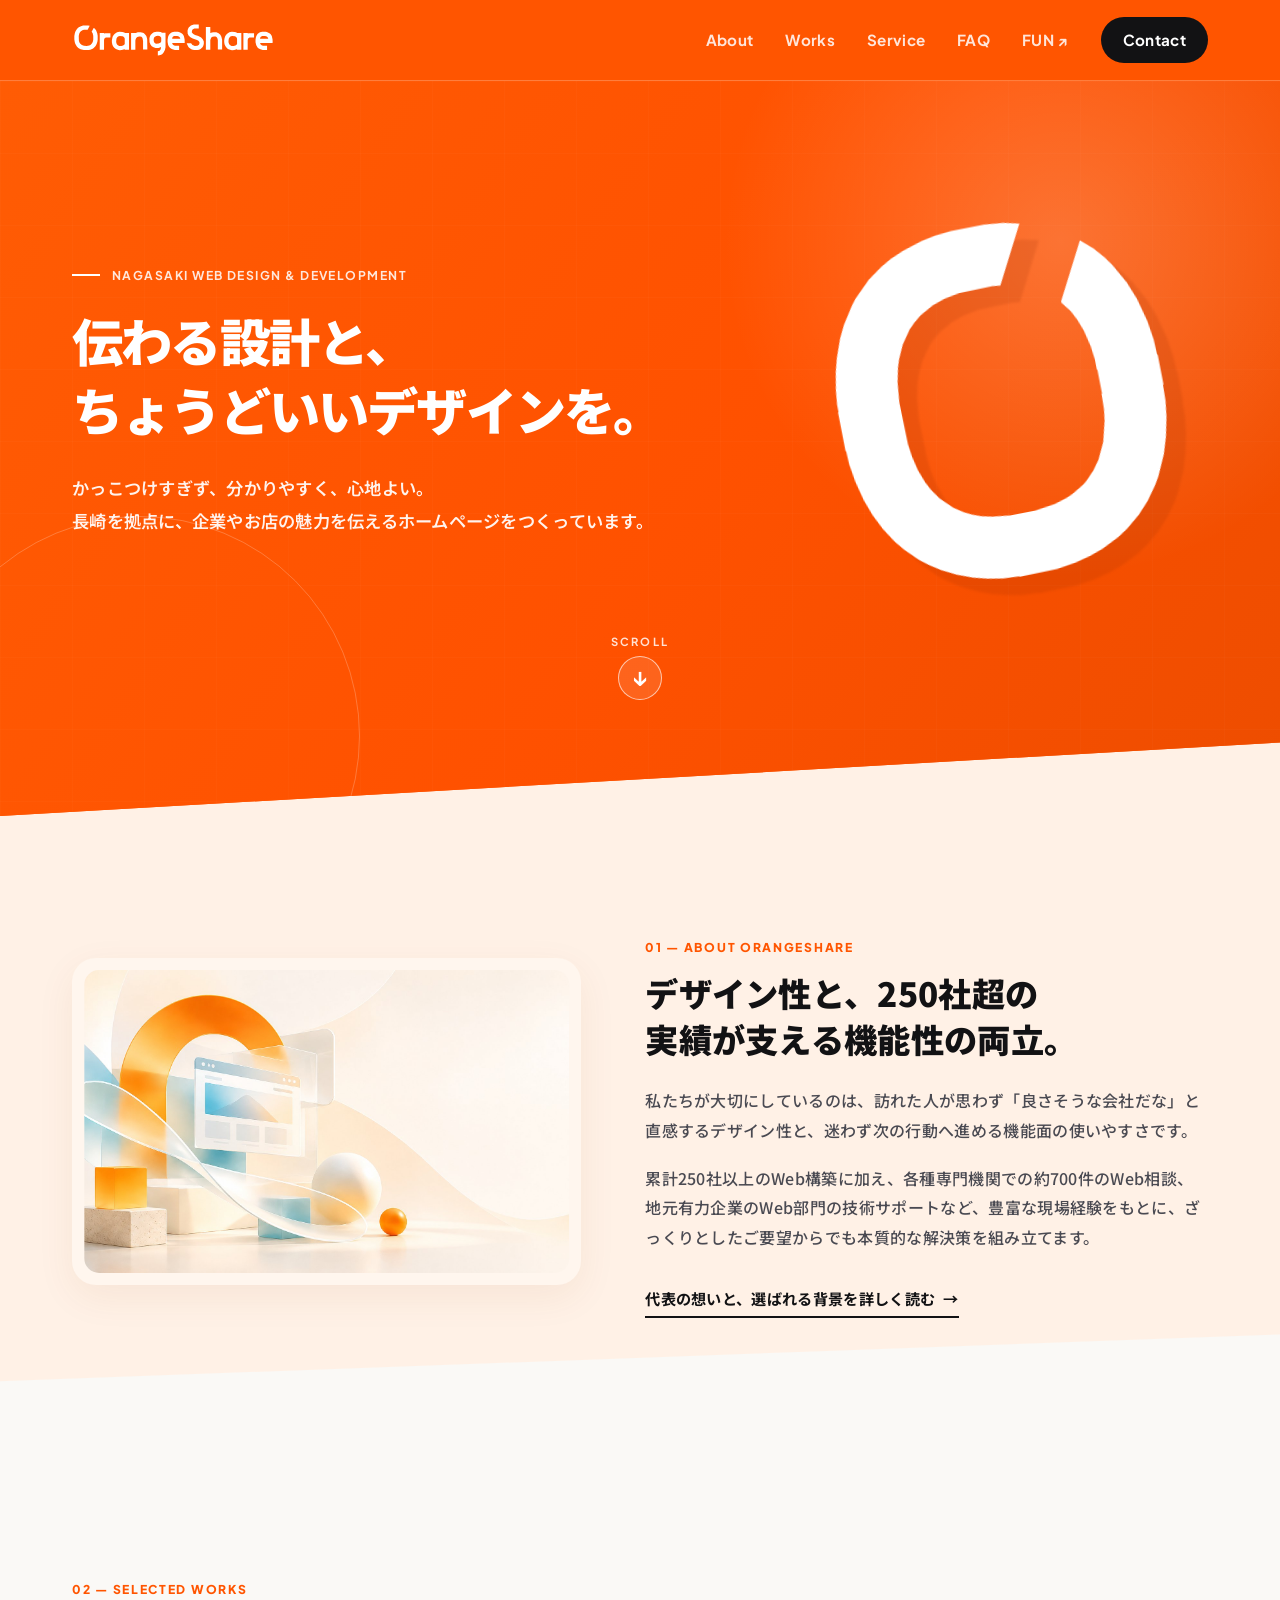
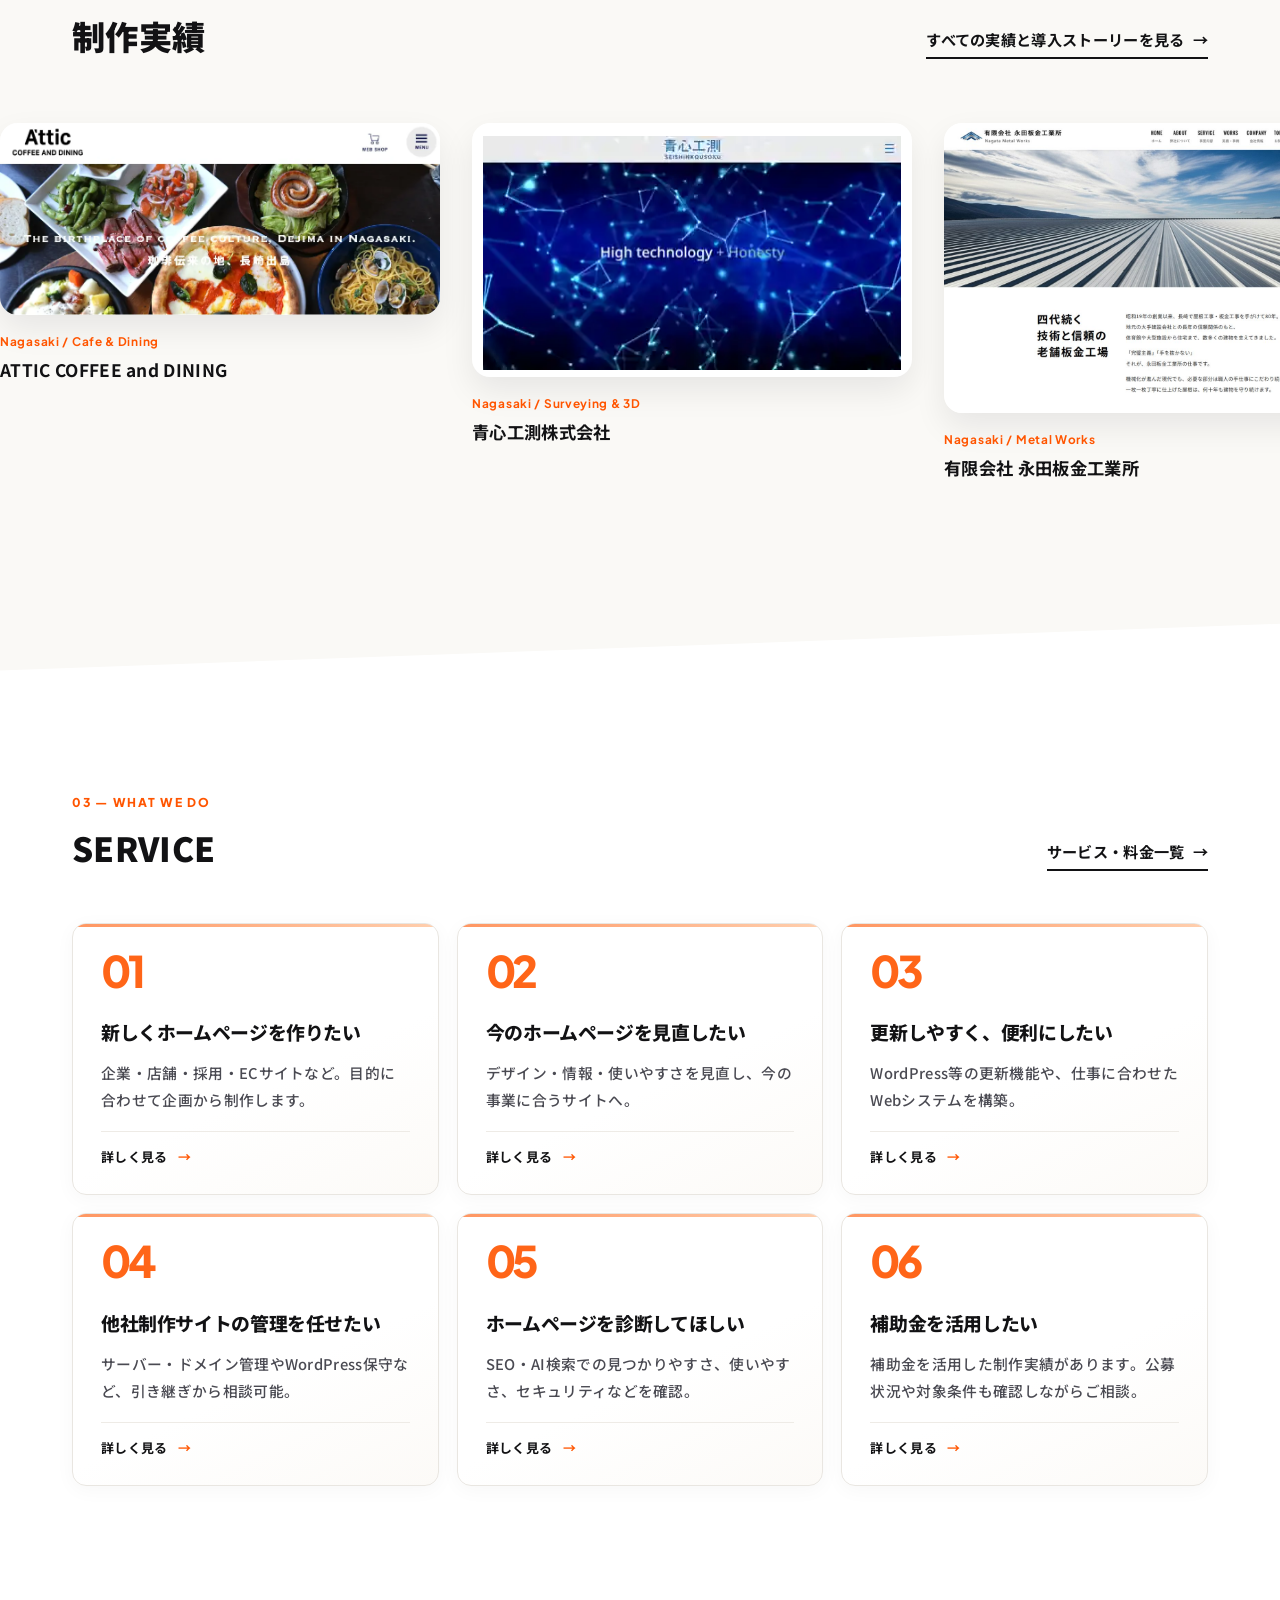
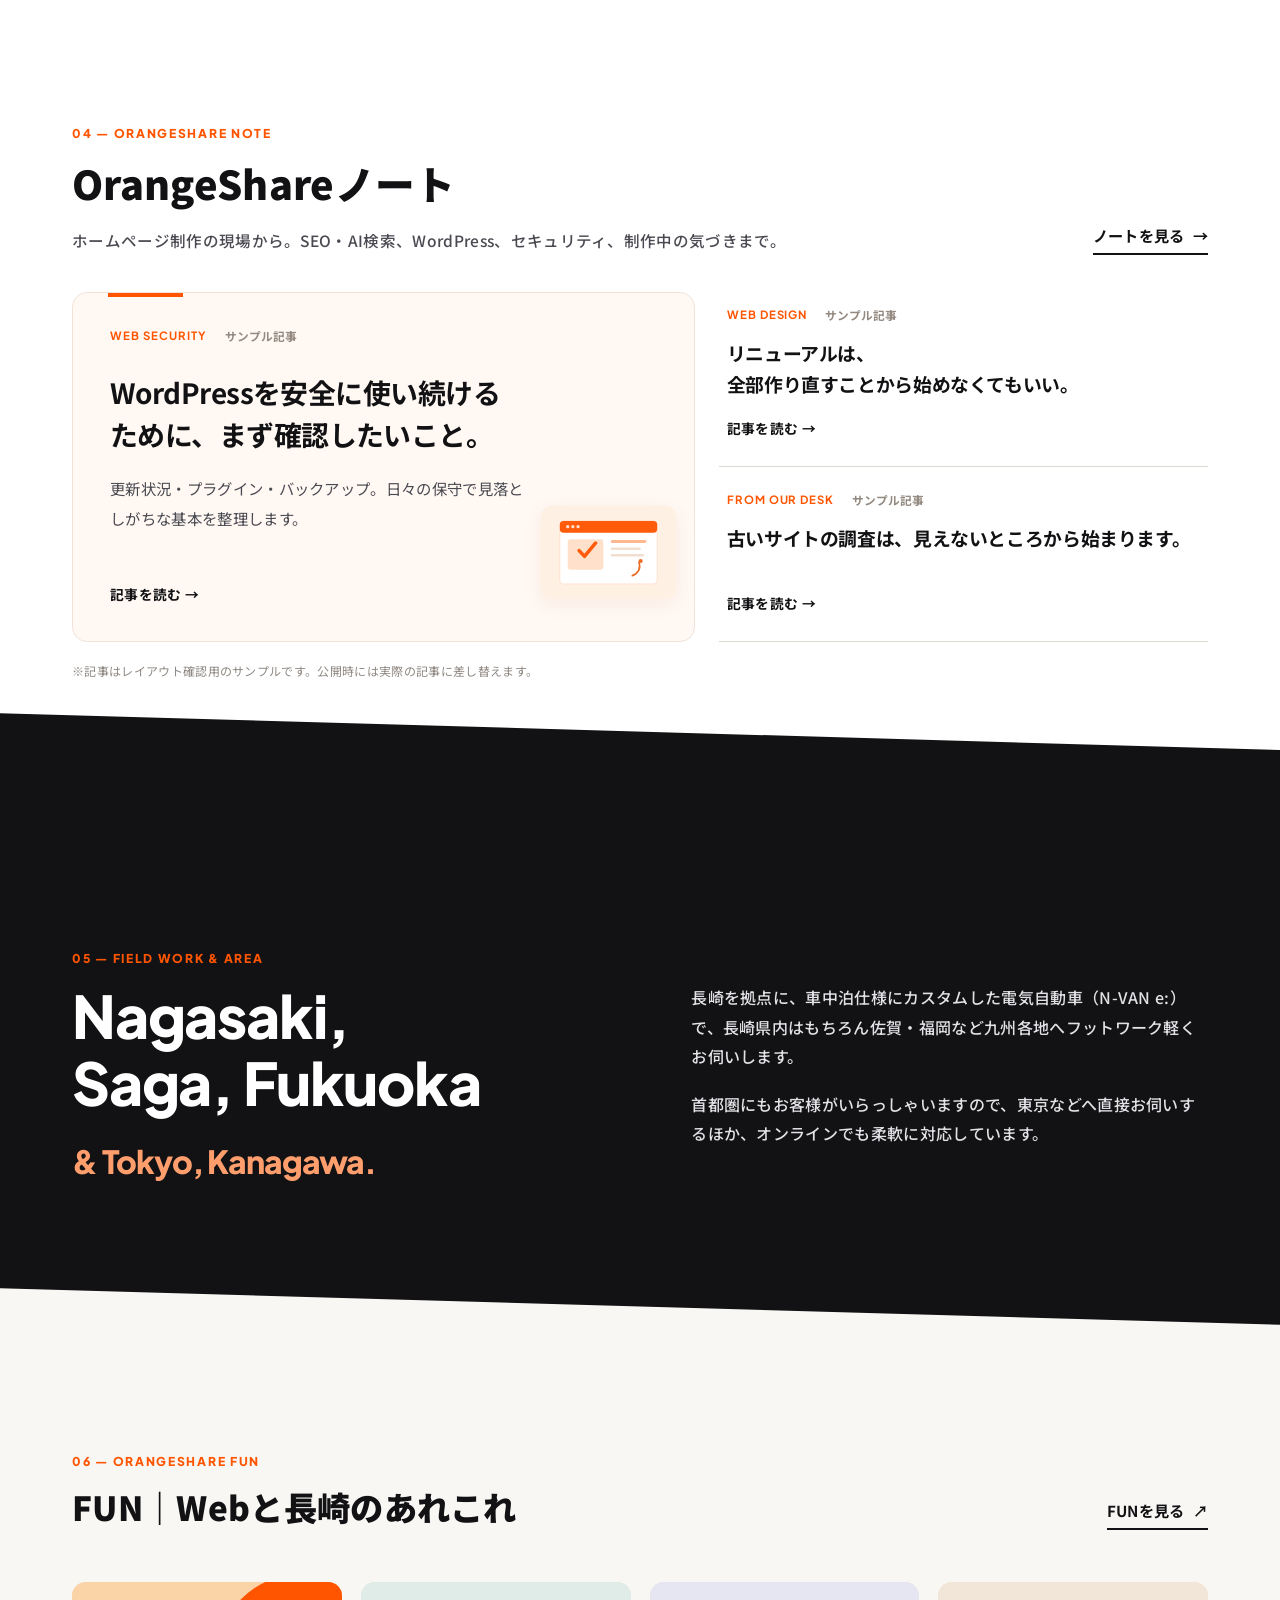
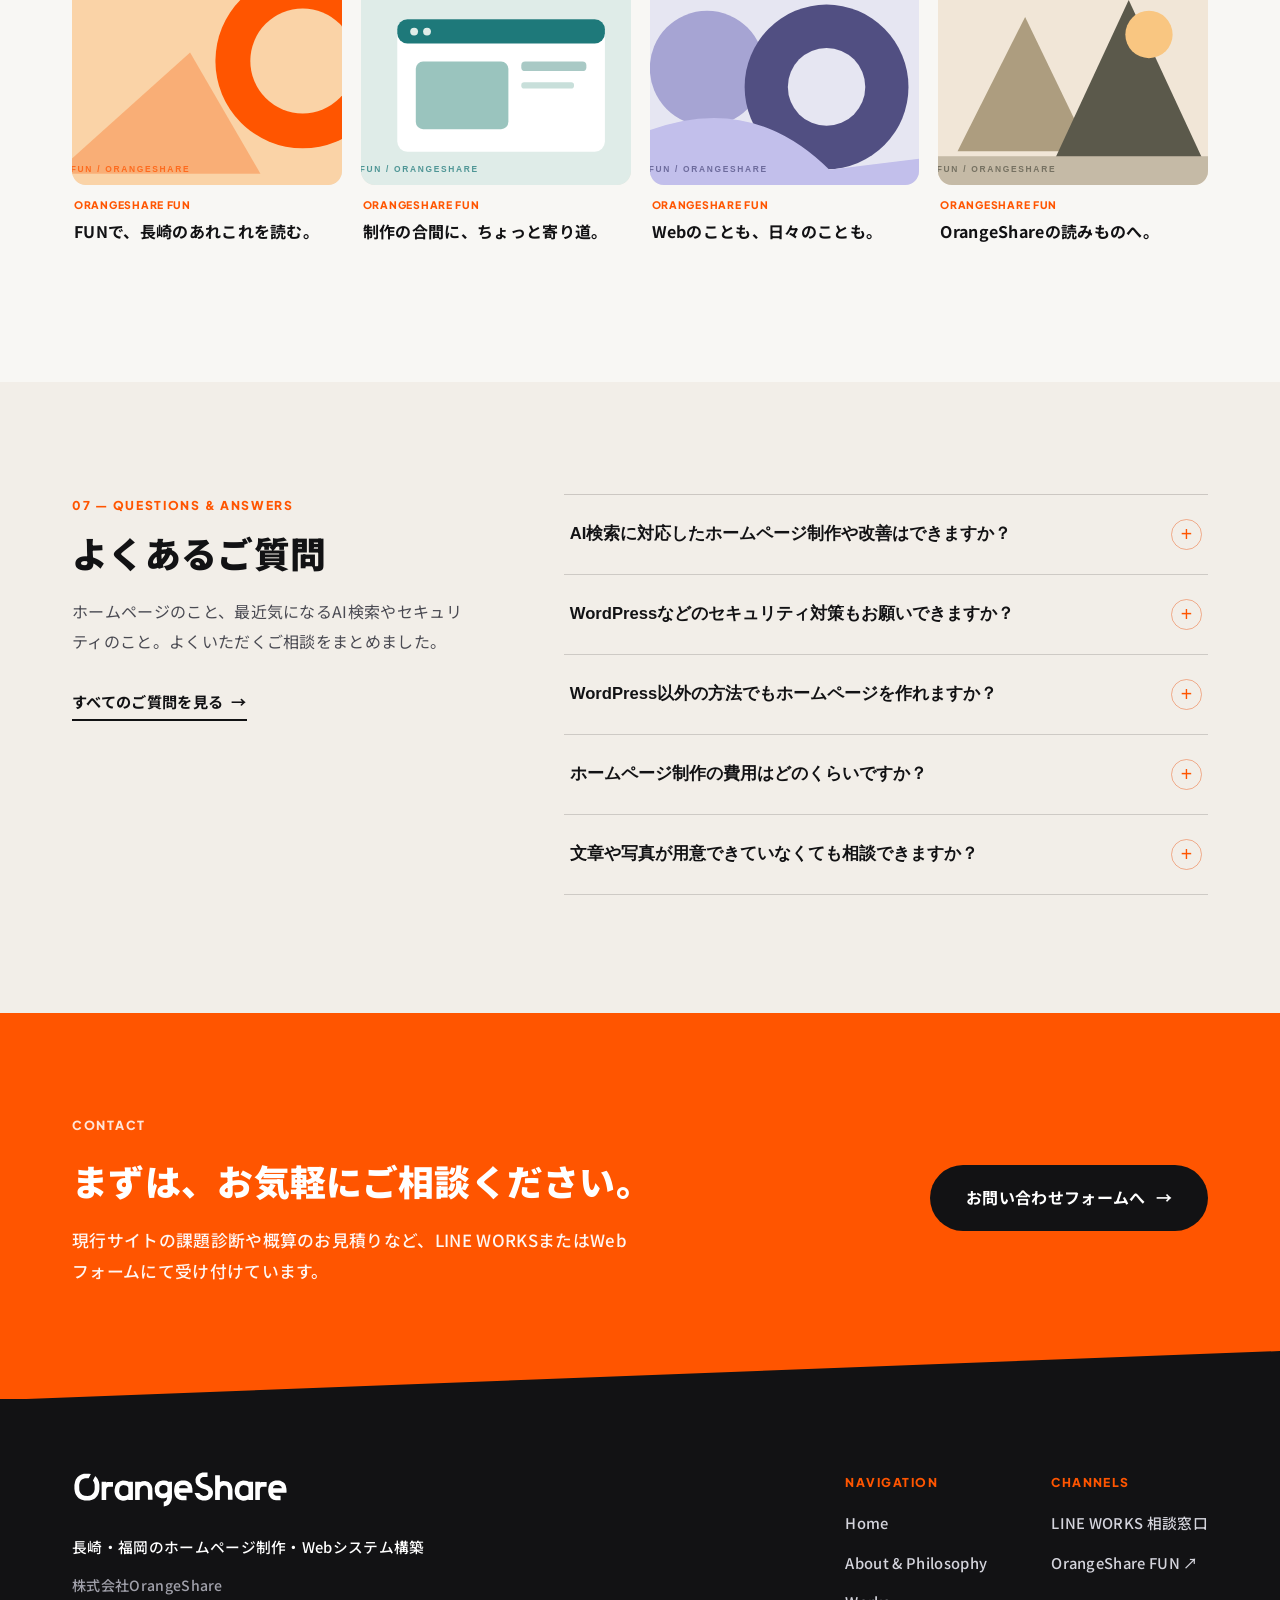
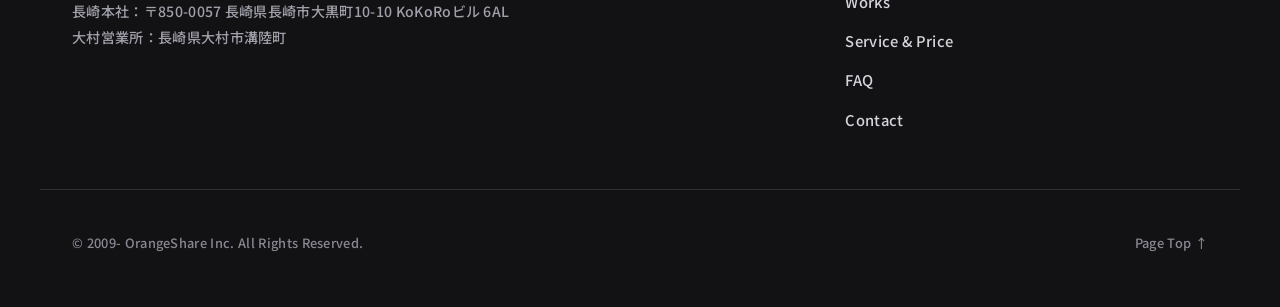
<file: index.html>
<!DOCTYPE html>
<html lang="ja">
<head>
  <meta name="robots" content="noindex,nofollow">
  <meta charset="UTF-8">
  <meta name="viewport" content="width=device-width, initial-scale=1.0">
  <title>OrangeShare｜長崎のホームページ制作・Webデザイン＆システム開発</title>
  <meta name="description" content="長崎を拠点に、累計250社以上のWeb制作と約700件の専門機関でのWeb相談実績を持つ制作会社。伝わる設計と機能性の両立で、長崎・佐賀・福岡・首都圏の企業を支援します。">
  <meta property="og:title" content="OrangeShare｜長崎のホームページ制作・Webデザイン＆システム開発">
  <meta property="og:description" content="伝わる設計と、ちょうどいいデザインを。累計250社超の制作実績を持つ長崎のWeb制作会社。">
  <meta property="og:image" content="images/ogp-orangeshare.png">
  <meta property="og:type" content="website">
  <link rel="preconnect" href="https://fonts.googleapis.com">
  <link rel="preconnect" href="https://fonts.gstatic.com" crossorigin>
  <link href="https://fonts.googleapis.com/css2?family=Noto+Sans+JP:wght@400;500;700;900&family=Plus+Jakarta+Sans:wght@500;600;700;800&display=swap" rel="stylesheet">
  <link rel="stylesheet" href="css/style.css?v=atticfood20261125a">
</head>
<body class="page-home">
  <header class="site-header" id="top">
    <div class="container header-inner">
      <a href="index.html" class="brand" aria-label="OrangeShare ホーム">
        <img class="brand-lockup brand-logotype" src="images/os-logotype-exact.svg" alt="OrangeShare" width="240" height="42">
      </a>
      <nav class="site-nav" aria-label="メインナビゲーション">
        <a href="about.html">About</a>
        <a href="works.html">Works</a>
        <a href="service.html">Service</a>
        <a href="faq.html">FAQ</a>
        <a href="https://fun.orangeshare.jp/" target="_blank" rel="noopener">FUN ↗</a>
        <a href="contact.html" class="btn-contact">Contact</a>
      </nav>
      <button class="menu-toggle" id="menuToggle" aria-label="メニューを開く" aria-expanded="false">
        <span></span><span></span>
      </button>
    </div>
    <div class="mobile-drawer" id="mobileDrawer">
      <a href="about.html">About — 代表の想い・実績背景</a>
      <a href="works.html">Works — 制作実績・導入事例</a>
      <a href="service.html">Service — サービス・料金プラン</a>
      <a href="faq.html">FAQ — よくあるご質問</a>
      <a href="https://fun.orangeshare.jp/" target="_blank" rel="noopener">FUN — OrangeShareの読みもの ↗</a>
      <a href="contact.html" class="drawer-cta">Contact — 無料相談・LINE WORKS</a>
    </div>
  </header>
  <main>
    <section class="hero-angled hero-2026">
      <div class="hero-grid-pattern" aria-hidden="true"></div>
      <div class="hero-orb hero-orb-1" aria-hidden="true"></div>
      <div class="hero-orb hero-orb-2" aria-hidden="true"></div>
      <div class="container hero-grid">
        <div class="hero-copy">
          <div class="hero-kicker-row">
            <span class="hero-line"></span>
            <p class="hero-en">NAGASAKI WEB DESIGN &amp; DEVELOPMENT</p>
          </div>
          <h1 class="hero-title">
            伝わる設計と、<br>
            <span class="nowrap-pc">ちょうどいいデザインを。</span>
          </h1>
          <p class="hero-lead">
            かっこつけすぎず、分かりやすく、心地よい。<br>
            長崎を拠点に、企業やお店の魅力を伝えるホームページをつくっています。
          </p>
        </div>
        <div class="hero-brand-art" aria-hidden="true">
          <div class="hero-brand-disc"><img src="images/os-symbol-exact.svg" alt="" width="350" height="350"></div>
        </div>
      </div>
      <div class="container hero-bottom-bar">
        <a href="#about" class="hero-scroll-cue" aria-label="下のコンテンツへスクロール"><span class="hero-scroll-label">SCROLL</span><span class="hero-scroll-circle" aria-hidden="true">↓</span></a>
      </div>
    </section>

    <section class="section" id="about">
      <div class="container offset-grid">
        <div class="offset-media offset-media-flipped">
          <img src="images/orangeshare-hero-2026.jpg" alt="オレンジと淡いブルーの立体造形によるWebデザインのイメージ" width="1100" height="620" loading="lazy">
        </div>
        <div class="offset-body">
          <span class="sec-kicker">01 — ABOUT ORANGESHARE</span>
          <h2 class="sec-title">
            デザイン性と、250社超の<br>
            実績が支える機能性の両立。
          </h2>
          <p class="sec-text">私たちが大切にしているのは、訪れた人が思わず「良さそうな会社だな」と直感するデザイン性と、迷わず次の行動へ進める機能面の使いやすさです。</p>
          <p class="sec-text">累計250社以上のWeb構築に加え、各種専門機関での約700件のWeb相談、地元有力企業のWeb部門の技術サポートなど、豊富な現場経験をもとに、ざっくりとしたご要望からでも本質的な解決策を組み立てます。</p>
          <div class="sec-link-wrap">
            <a href="about.html" class="text-link">代表の想いと、選ばれる背景を詳しく読む <span>→</span></a>
          </div>
        </div>
      </div>
    </section>

    <section class="section section-angled-tint" id="works">
      <div class="container">
        <div class="sec-head-row">
          <div>
            <span class="sec-kicker">02 — SELECTED WORKS</span>
            <h2 class="sec-title">制作実績</h2>
          </div>
          <a href="works.html" class="text-link">すべての実績と導入ストーリーを見る <span>→</span></a>
        </div>
      </div>
      <div class="marquee-wrapper" aria-label="制作実績横スクロールギャラリー">
        <div class="marquee-track">
          <a href="works-attic.html" class="m-card"><div class="m-img"><img src="images/work-attic-food.webp" alt="ATTIC COFFEE"></div><div class="m-info"><span>Nagasaki / Cafe &amp; Dining</span><h3>ATTIC COFFEE and DINING</h3></div></a>
          <a href="works-seishin.html" class="m-card m-card--seishin"><div class="m-img"><img src="images/work-seishin.webp" alt="青心工測株式会社の公式サイトのスクリーンショット" loading="lazy"></div><div class="m-info"><span>Nagasaki / Surveying &amp; 3D</span><h3>青心工測株式会社</h3></div></a>
          <a href="works-nagata.html" class="m-card"><div class="m-img"><img src="images/work-nagata.jpg" alt="有限会社永田板金工業所 公式ホームページ" width="1484" height="978"></div><div class="m-info"><span>Nagasaki / Metal Works</span><h3>有限会社 永田板金工業所</h3></div></a>
          
          <a href="works.html#kobundo" class="m-card"><div class="m-img"><img src="images/work-kobundo.png" alt="好文堂書店"></div><div class="m-info"><span>Nagasaki / Bookstore</span><h3>好文堂書店 コーポレート・イベントサイト</h3></div></a>
          <a href="works.html#fbc" class="m-card"><div class="m-img"><img src="images/work-fbc.png" alt="FBCインターナショナル"></div><div class="m-info"><span>Tokyo / Coffee Culture</span><h3>FBCインターナショナル</h3></div></a>
          <a href="works.html#jewel" class="m-card"><div class="m-img"><img src="images/work-jewel.png" alt="ジュエコロジー"></div><div class="m-info"><span>Nagasaki → Tokyo / Jewelry</span><h3>ジュエコロジー</h3></div></a>
          <a href="works.html#univ" class="m-card"><div class="m-img"><img src="images/work-univ.png" alt="国立大学関連"></div><div class="m-info"><span>Nagasaki / Education &amp; Public</span><h3>国立大学・教育機関関連のWebサイト構築</h3></div></a>
          <a href="works.html#system" class="m-card"><div class="m-img"><img src="images/work-system.png" alt="長崎県司法書士会"></div><div class="m-info"><span>Public / System</span><h3>長崎県司法書士会・公的機関 Webシステム</h3></div></a>
          <a href="works.html#recruit" class="m-card"><div class="m-img"><img src="images/work-recruit.png" alt="リクルートサイト"></div><div class="m-info"><span>Nagasaki / Recruitment</span><h3>地元有力メディア・住宅企業 リクルートサイト</h3></div></a>

          <a href="works-attic.html" class="m-card" aria-hidden="true" tabindex="-1"><div class="m-img"><img src="images/work-attic-food.webp" alt=""></div><div class="m-info"><span>Nagasaki / Cafe &amp; Dining</span><h3>ATTIC COFFEE and DINING</h3></div></a>
          <a href="works-seishin.html" class="m-card m-card--seishin" aria-hidden="true" tabindex="-1"><div class="m-img"><img src="images/work-seishin.webp" alt="" loading="lazy"></div><div class="m-info"><span>Nagasaki / Surveying &amp; 3D</span><h3>青心工測株式会社</h3></div></a>
          <a href="works-nagata.html" class="m-card" aria-hidden="true" tabindex="-1"><div class="m-img"><img src="images/work-nagata.jpg" alt="" width="1484" height="978"></div><div class="m-info"><span>Nagasaki / Metal Works</span><h3>有限会社 永田板金工業所</h3></div></a>
          
          <a href="works.html#kobundo" class="m-card" aria-hidden="true" tabindex="-1"><div class="m-img"><img src="images/work-kobundo.png" alt=""></div><div class="m-info"><span>Nagasaki / Bookstore</span><h3>好文堂書店 コーポレート・イベントサイト</h3></div></a>
          <a href="works.html#fbc" class="m-card" aria-hidden="true" tabindex="-1"><div class="m-img"><img src="images/work-fbc.png" alt=""></div><div class="m-info"><span>Tokyo / Coffee Culture</span><h3>FBCインターナショナル</h3></div></a>
          <a href="works.html#jewel" class="m-card" aria-hidden="true" tabindex="-1"><div class="m-img"><img src="images/work-jewel.png" alt=""></div><div class="m-info"><span>Nagasaki → Tokyo / Jewelry</span><h3>ジュエコロジー</h3></div></a>
          <a href="works.html#univ" class="m-card" aria-hidden="true" tabindex="-1"><div class="m-img"><img src="images/work-univ.png" alt=""></div><div class="m-info"><span>Nagasaki / Education &amp; Public</span><h3>国立大学・教育機関関連のWebサイト構築</h3></div></a>
          <a href="works.html#system" class="m-card" aria-hidden="true" tabindex="-1"><div class="m-img"><img src="images/work-system.png" alt=""></div><div class="m-info"><span>Public / System</span><h3>長崎県司法書士会・公的機関 Webシステム</h3></div></a>
          <a href="works.html#recruit" class="m-card" aria-hidden="true" tabindex="-1"><div class="m-img"><img src="images/work-recruit.png" alt=""></div><div class="m-info"><span>Nagasaki / Recruitment</span><h3>地元有力メディア・住宅企業 リクルートサイト</h3></div></a>
        </div>
      </div>
    </section>

    <section class="section" id="service">
      <div class="container">
        <div class="sec-head-row">
          <div>
            <span class="sec-kicker">03 — WHAT WE DO</span>
            <h2 class="sec-title">SERVICE</h2>
          </div>
          <a href="service.html" class="text-link">サービス・料金一覧 <span>→</span></a>
        </div>
        <div class="service-choice-grid" aria-label="よくある6つのご相談">
          <a href="service.html#new-site" class="service-choice">
            <span class="sc-number" aria-hidden="true">01</span>
            <h3>新しくホームページを作りたい</h3>
            <p>企業・店舗・採用・ECサイトなど。目的に合わせて企画から制作します。</p>
            <span class="sc-more">詳しく見る <span aria-hidden="true">→</span></span>
          </a>
          <a href="service.html#renewal" class="service-choice">
            <span class="sc-number" aria-hidden="true">02</span>
            <h3>今のホームページを見直したい</h3>
            <p>デザイン・情報・使いやすさを見直し、今の事業に合うサイトへ。</p>
            <span class="sc-more">詳しく見る <span aria-hidden="true">→</span></span>
          </a>
          <a href="service.html#systems" class="service-choice">
            <span class="sc-number" aria-hidden="true">03</span>
            <h3>更新しやすく、便利にしたい</h3>
            <p>WordPress等の更新機能や、仕事に合わせたWebシステムを構築。</p>
            <span class="sc-more">詳しく見る <span aria-hidden="true">→</span></span>
          </a>
          <a href="service.html#handover" class="service-choice">
            <span class="sc-number" aria-hidden="true">04</span>
            <h3>他社制作サイトの管理を任せたい</h3>
            <p>サーバー・ドメイン管理やWordPress保守など、引き継ぎから相談可能。</p>
            <span class="sc-more">詳しく見る <span aria-hidden="true">→</span></span>
          </a>
          <a href="service.html#diagnosis" class="service-choice">
            <span class="sc-number" aria-hidden="true">05</span>
            <h3>ホームページを診断してほしい</h3>
            <p>SEO・AI検索での見つかりやすさ、使いやすさ、セキュリティなどを確認。</p>
            <span class="sc-more">詳しく見る <span aria-hidden="true">→</span></span>
          </a>
          <a href="service.html#subsidy" class="service-choice">
            <span class="sc-number" aria-hidden="true">06</span>
            <h3>補助金を活用したい</h3>
            <p>補助金を活用した制作実績があります。公募状況や対象条件も確認しながらご相談。</p>
            <span class="sc-more">詳しく見る <span aria-hidden="true">→</span></span>
          </a>
        </div>
      </div>
    </section>


    <section class="section note-section" id="note">
      <div class="container">
        <div class="sec-head-row note-heading">
          <div>
            <span class="sec-kicker">04 — ORANGESHARE NOTE</span>
            <h2 class="sec-title">OrangeShareノート</h2>
            <p class="note-intro">ホームページ制作の現場から。SEO・AI検索、WordPress、セキュリティ、制作中の気づきまで。</p>
          </div>
          <a href="note.html" class="text-link">ノートを見る <span aria-hidden="true">→</span></a>
        </div>
        <div class="note-featured">
          <a href="note-wordpress-security.html" class="note-feature">
            <div class="note-meta"><span>WEB SECURITY</span><span>サンプル記事</span></div>
            <h3>WordPressを安全に使い続けるために、まず確認したいこと。</h3>
            <p>更新状況・プラグイン・バックアップ。日々の保守で見落としがちな基本を整理します。</p>
            <img class="note-feature-illustration" src="images/note-cover-demo.svg" alt="" loading="lazy">
            <span class="note-read">記事を読む <span aria-hidden="true">→</span></span>
          </a>
          <div class="note-side">
            <a href="note-renewal.html" class="note-item">
              <div class="note-meta"><span>WEB DESIGN</span><span>サンプル記事</span></div>
              <h3>リニューアルは、全部作り直すことから始めなくてもいい。</h3>
              <span class="note-read">記事を読む →</span>
            </a>
            <a href="note-site-audit.html" class="note-item">
              <div class="note-meta"><span>FROM OUR DESK</span><span>サンプル記事</span></div>
              <h3>古いサイトの調査は、見えないところから始まります。</h3>
              <span class="note-read">記事を読む →</span>
            </a>
          </div>
        </div>
        <p class="note-demo-label">※記事はレイアウト確認用のサンプルです。公開時には実際の記事に差し替えます。</p>
      </div>
    </section>
    <section class="section section-dark-angled" id="area">
      <div class="container area-grid">
        <div>
          <span class="sec-kicker">05 — FIELD WORK &amp; AREA</span>
          <h2 class="area-display">Nagasaki,<br>Saga, Fukuoka<br><span class="area-sub">&amp; Tokyo, Kanagawa.</span></h2>
        </div>
        <div class="area-right">
          <p class="area-desc">長崎を拠点に、車中泊仕様にカスタムした電気自動車（N-VAN e:）で、長崎県内はもちろん佐賀・福岡など九州各地へフットワーク軽くお伺いします。</p>
          <p class="area-desc">首都圏にもお客様がいらっしゃいますので、東京などへ直接お伺いするほか、オンラインでも柔軟に対応しています。</p>
        </div>
      </div>
    </section>

    <section class="section" id="media">
      <div class="container">
        <div class="sec-head-row">
          <div>
            <span class="sec-kicker">06 — ORANGESHARE FUN</span>
            <h2 class="sec-title">FUN｜Webと長崎のあれこれ</h2>
          </div>
          <a href="https://fun.orangeshare.jp/" target="_blank" rel="noopener" class="text-link">FUNを見る <span>↗</span></a>
        </div>
        <div class="fun-card-grid" id="funLatestPosts" aria-label="FUNの新着記事">
          <a class="fun-card fun-card-one" href="https://fun.orangeshare.jp/" target="_blank" rel="noopener">
            <div class="fun-card-image"><img src="images/fun-cover-01.svg" alt="" loading="lazy"></div>
            <div class="fun-card-copy"><span>ORANGESHARE FUN</span><h3>FUNで、長崎のあれこれを読む。</h3></div>
          </a>
          <a class="fun-card fun-card-two" href="https://fun.orangeshare.jp/" target="_blank" rel="noopener">
            <div class="fun-card-image"><img src="images/fun-cover-02.svg" alt="" loading="lazy"></div>
            <div class="fun-card-copy"><span>ORANGESHARE FUN</span><h3>制作の合間に、ちょっと寄り道。</h3></div>
          </a>
          <a class="fun-card fun-card-three" href="https://fun.orangeshare.jp/" target="_blank" rel="noopener">
            <div class="fun-card-image"><img src="images/fun-cover-03.svg" alt="" loading="lazy"></div>
            <div class="fun-card-copy"><span>ORANGESHARE FUN</span><h3>Webのことも、日々のことも。</h3></div>
          </a>
          <a class="fun-card fun-card-four" href="https://fun.orangeshare.jp/" target="_blank" rel="noopener">
            <div class="fun-card-image"><img src="images/fun-cover-04.svg" alt="" loading="lazy"></div>
            <div class="fun-card-copy"><span>ORANGESHARE FUN</span><h3>OrangeShareの読みものへ。</h3></div>
          </a>
        </div>
      </div>
    </section>

    <section class="section home-faq-section" id="faq">
      <div class="container home-faq-layout">
        <div class="home-faq-heading">
          <span class="sec-kicker">07 — QUESTIONS &amp; ANSWERS</span>
          <h2 class="sec-title">よくあるご質問</h2>
          <p>ホームページのこと、最近気になるAI検索やセキュリティのこと。よくいただくご相談をまとめました。</p>
          <a href="faq.html" class="text-link">すべてのご質問を見る <span aria-hidden="true">→</span></a>
        </div>
        <div class="faq-list os-faq-list"><div class="faq-item os-faq-item"><button class="faq-q" type="button" aria-expanded="false" aria-controls="os-faq-answer-1"><span class="os-faq-question">AI検索に対応したホームページ制作や改善はできますか？</span><span class="faq-plus" aria-hidden="true">+</span></button><div class="faq-a" id="os-faq-answer-1"><div class="os-faq-answer-inner"><p>はい。従来のSEOを基本に、会社やサービスの情報が検索エンジンやAI検索でも理解・参照されやすい構成を意識して制作・改善します。文章の分かりやすさ、情報の整理、内部リンクなどを見直します。特定の検索順位やAI検索での表示・引用を保証するサービスではありません。</p></div></div></div>
<div class="faq-item os-faq-item"><button class="faq-q" type="button" aria-expanded="false" aria-controls="os-faq-answer-2"><span class="os-faq-question">WordPressなどのセキュリティ対策もお願いできますか？</span><span class="faq-plus" aria-hidden="true">+</span></button><div class="faq-a" id="os-faq-answer-2"><div class="os-faq-answer-inner"><p>はい。WordPress本体・テーマ・プラグイン、PHPのバージョン、バックアップ、サーバー設定など、現在の構成を確認して必要な対応をご提案します。更新や改修の作業範囲・費用は状況により異なり、すべての脆弱性を防げることを保証するものではありません。</p></div></div></div>
<div class="faq-item os-faq-item"><button class="faq-q" type="button" aria-expanded="false" aria-controls="os-faq-answer-3"><span class="os-faq-question">WordPress以外の方法でもホームページを作れますか？</span><span class="faq-plus" aria-hidden="true">+</span></button><div class="faq-a" id="os-faq-answer-3"><div class="os-faq-answer-inner"><p>はい。WordPressに限らず、更新の頻度や必要な機能に応じて、シンプルなHTMLサイトやほかのCMS、独自の更新システムなどもご提案できます。運用しやすさや維持費も踏まえて検討します。</p></div></div></div>
<div class="faq-item os-faq-item"><button class="faq-q" type="button" aria-expanded="false" aria-controls="os-faq-answer-4"><span class="os-faq-question">ホームページ制作の費用はどのくらいですか？</span><span class="faq-plus" aria-hidden="true">+</span></button><div class="faq-a" id="os-faq-answer-4"><div class="os-faq-answer-inner"><p>現在の目安は、ライトプラン45万円〜、丸ごとおまかせプラン65万円〜、オーダーメイドプラン120万円〜（いずれも税別）です。ページ数や機能、原稿・撮影の有無などを伺ってから具体的なお見積もりをご案内します。</p></div></div></div>
<div class="faq-item os-faq-item"><button class="faq-q" type="button" aria-expanded="false" aria-controls="os-faq-answer-5"><span class="os-faq-question">文章や写真が用意できていなくても相談できますか？</span><span class="faq-plus" aria-hidden="true">+</span></button><div class="faq-a" id="os-faq-answer-5"><div class="os-faq-answer-inner"><p>はい。ヒアリングをもとに構成や原稿を一緒に整理できます。丸ごとおまかせプランでは、原稿作成やご希望に応じた撮影も対応します。写真を使わない構成についてもご相談いただけます。</p></div></div></div></div>
      </div>
    </section>
    <section class="cta-banner">
      <div class="container cta-inner">
        <div>
          <span class="cta-kicker">CONTACT</span>
          <h2>まずは、お気軽にご相談ください。</h2>
          <p>現行サイトの課題診断や概算のお見積りなど、LINE WORKSまたはWebフォームにて受け付けています。</p>
        </div>
        <a href="contact.html" class="btn btn-dark btn-lg">お問い合わせフォームへ <span>→</span></a>
      </div>
    </section>
  </main>
  <footer class="site-footer">
    <div class="footer-curve" aria-hidden="true">
      <svg viewBox="0 0 1440 72" preserveAspectRatio="none">
        <path d="M0,72 L1440,0 L1440,72 Z" fill="#121214"></path>
      </svg>
    </div>
    <div class="container footer-top">
      <div class="footer-brand">
        <a href="index.html" class="brand brand-light">
          <img class="brand-lockup brand-logotype" src="images/os-logotype-exact.svg" alt="OrangeShare" width="240" height="42">
        </a>
        <p class="footer-tagline">長崎・福岡のホームページ制作・Webシステム構築</p>
        <p class="footer-office">
          株式会社OrangeShare<br>
          長崎本社：〒850-0057 長崎県長崎市大黒町10-10 KoKoRoビル 6AL<br>
          大村営業所：長崎県大村市溝陸町
        </p>
      </div>
      <div class="footer-nav-cols">
        <div class="f-col">
          <span class="f-label">NAVIGATION</span>
          <a href="index.html">Home</a>
          <a href="about.html">About &amp; Philosophy</a>
          <a href="works.html">Works</a>
          <a href="service.html">Service &amp; Price</a>
          <a href="faq.html">FAQ</a>
          <a href="contact.html">Contact</a>
        </div>
        <div class="f-col">
          <span class="f-label">CHANNELS</span>
          <a href="contact.html#lineworks">LINE WORKS 相談窓口</a>
          <a href="https://fun.orangeshare.jp/" target="_blank" rel="noopener">OrangeShare FUN ↗</a>
        </div>
      </div>
    </div>
    <div class="container footer-bottom">
      <p>&copy; 2009- OrangeShare Inc. All Rights Reserved.</p>
      <a href="#top" class="back-top">Page Top ↑</a>
    </div>
  </footer>
  <script src="js/main.js?v=header20261124a"></script>
</body>
</html>
</file>
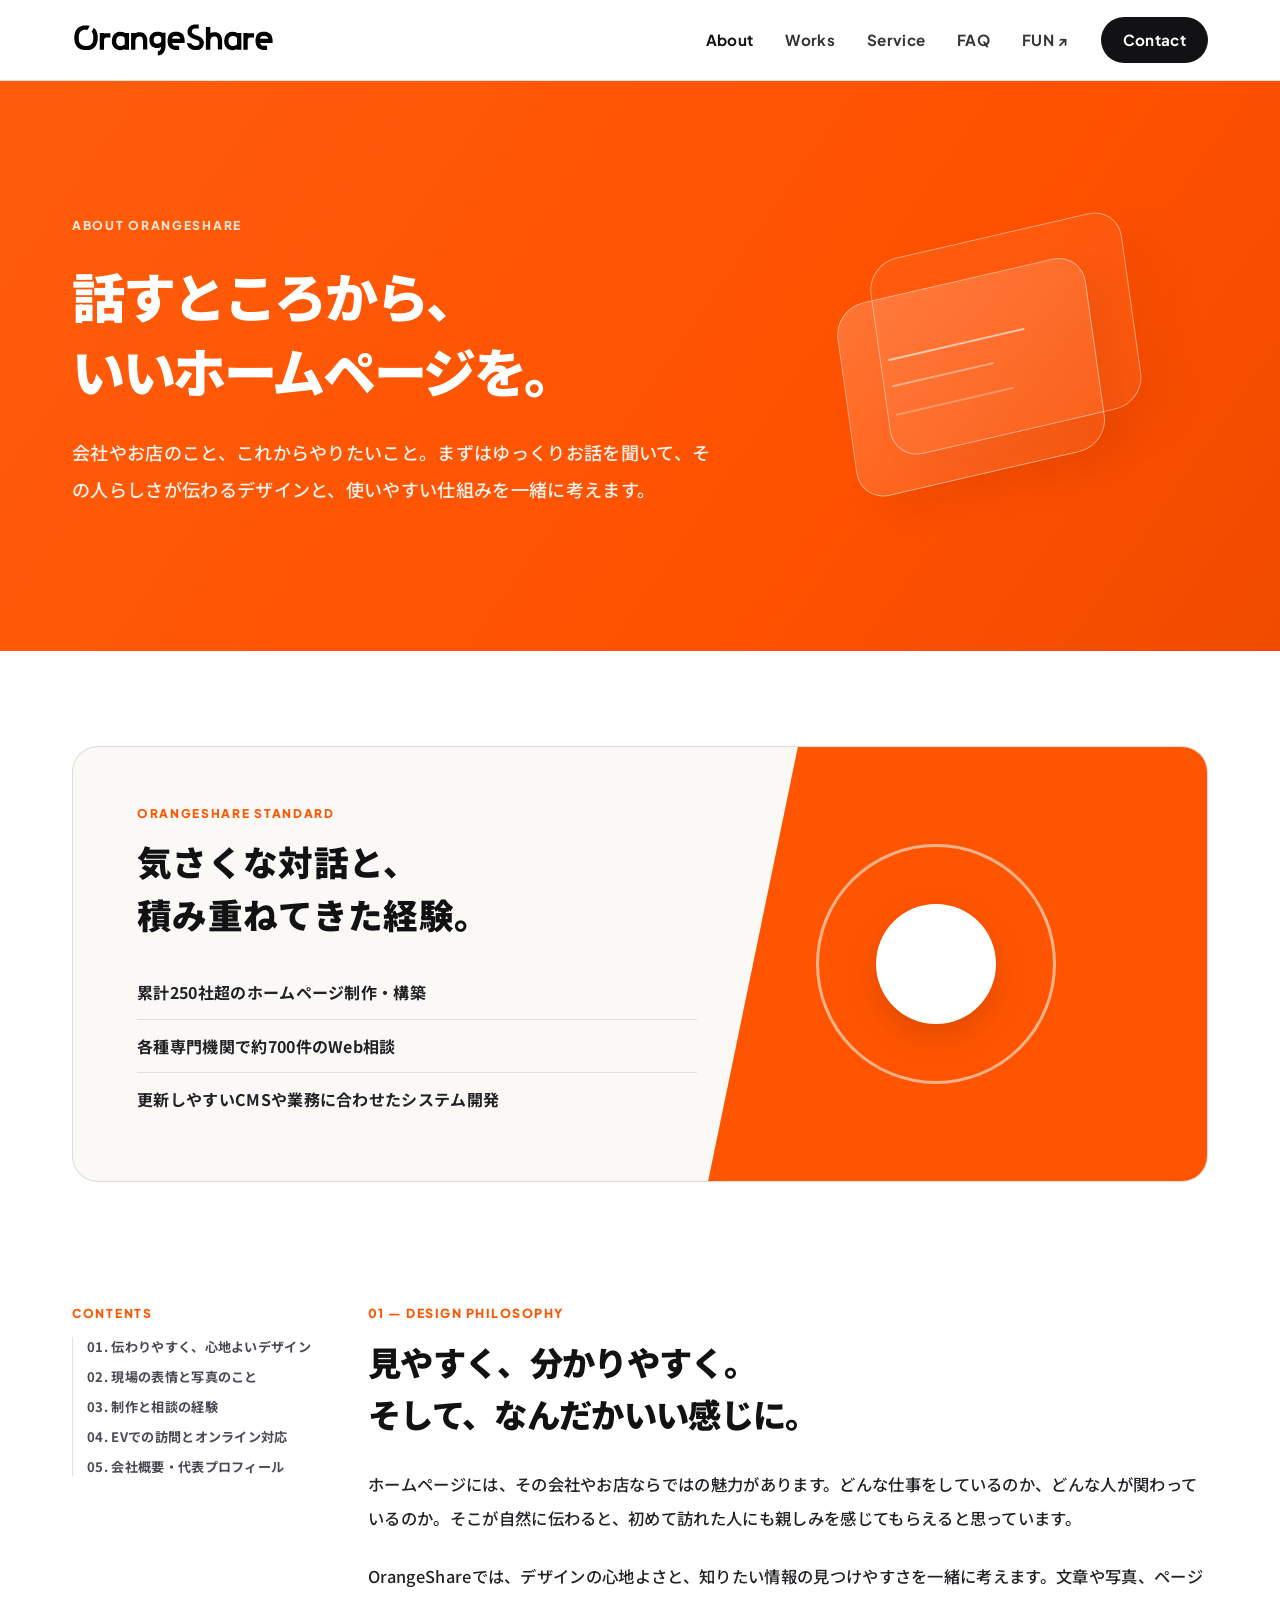
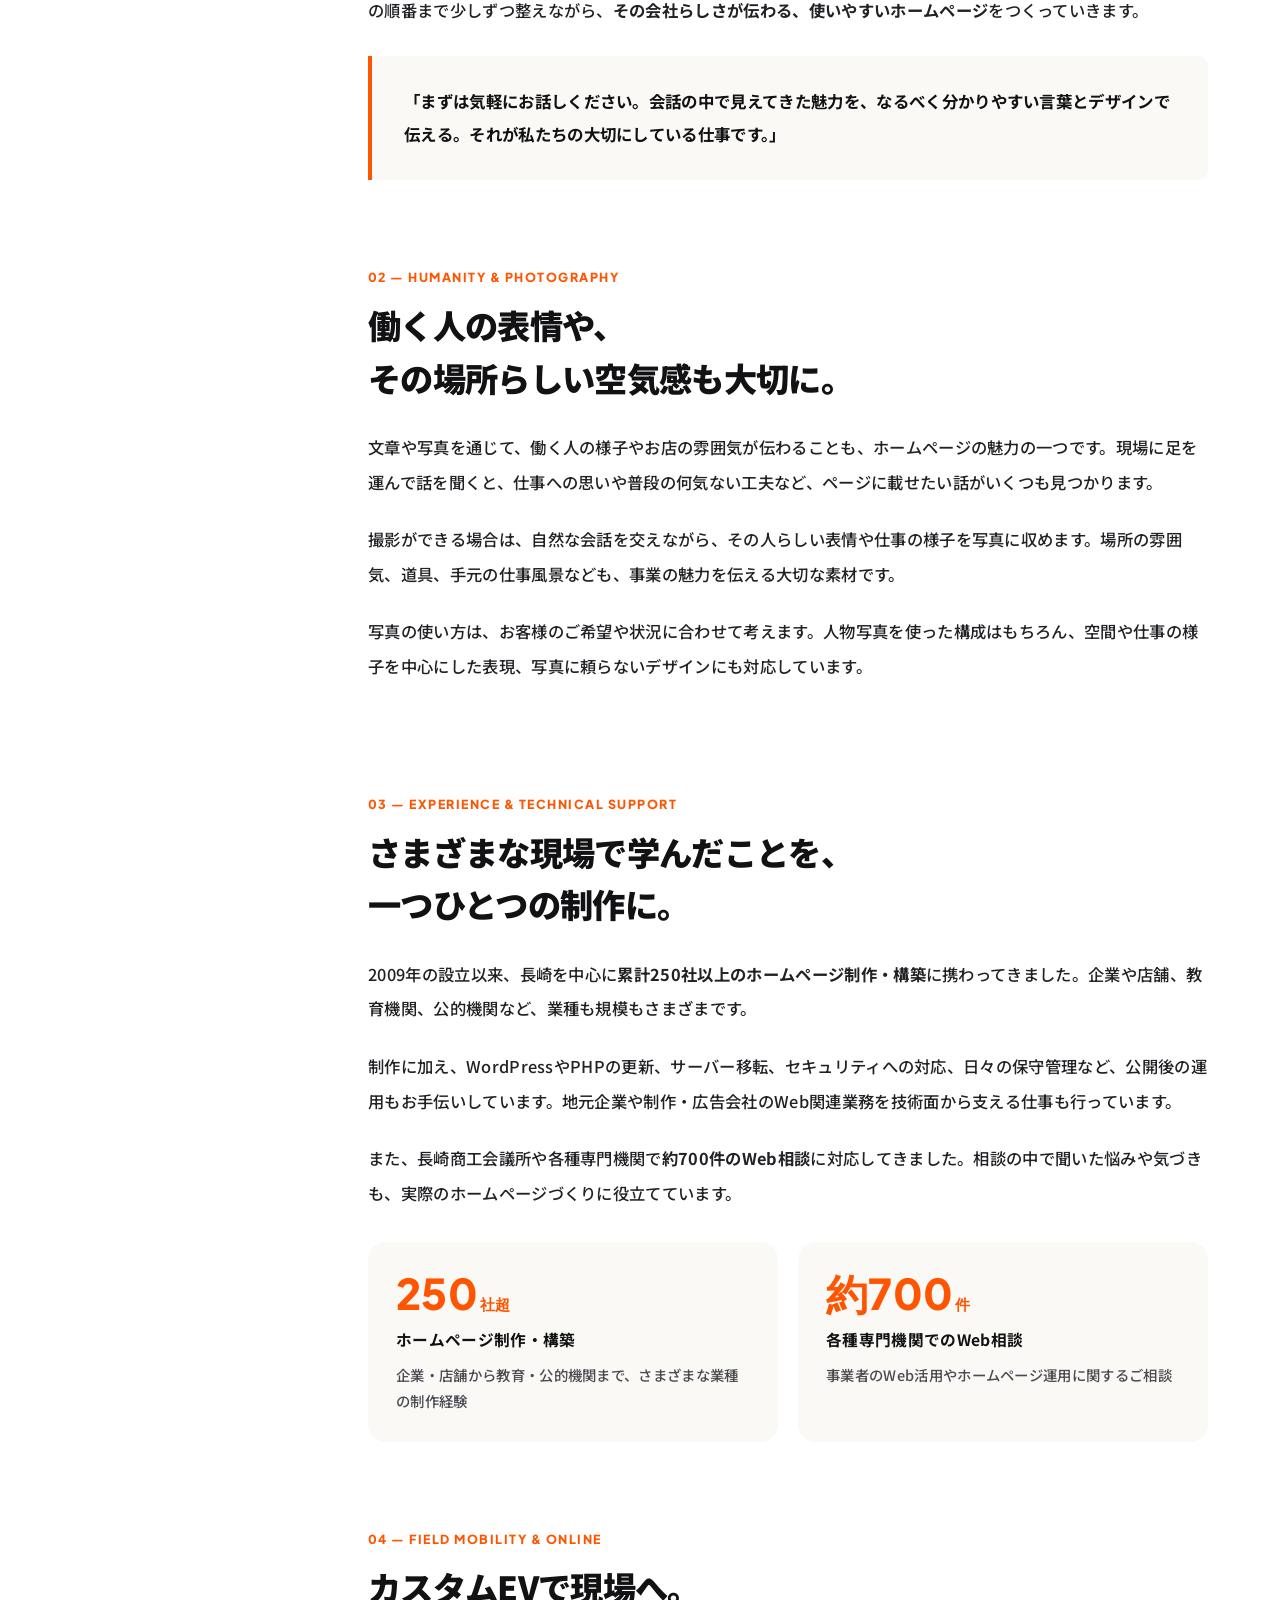
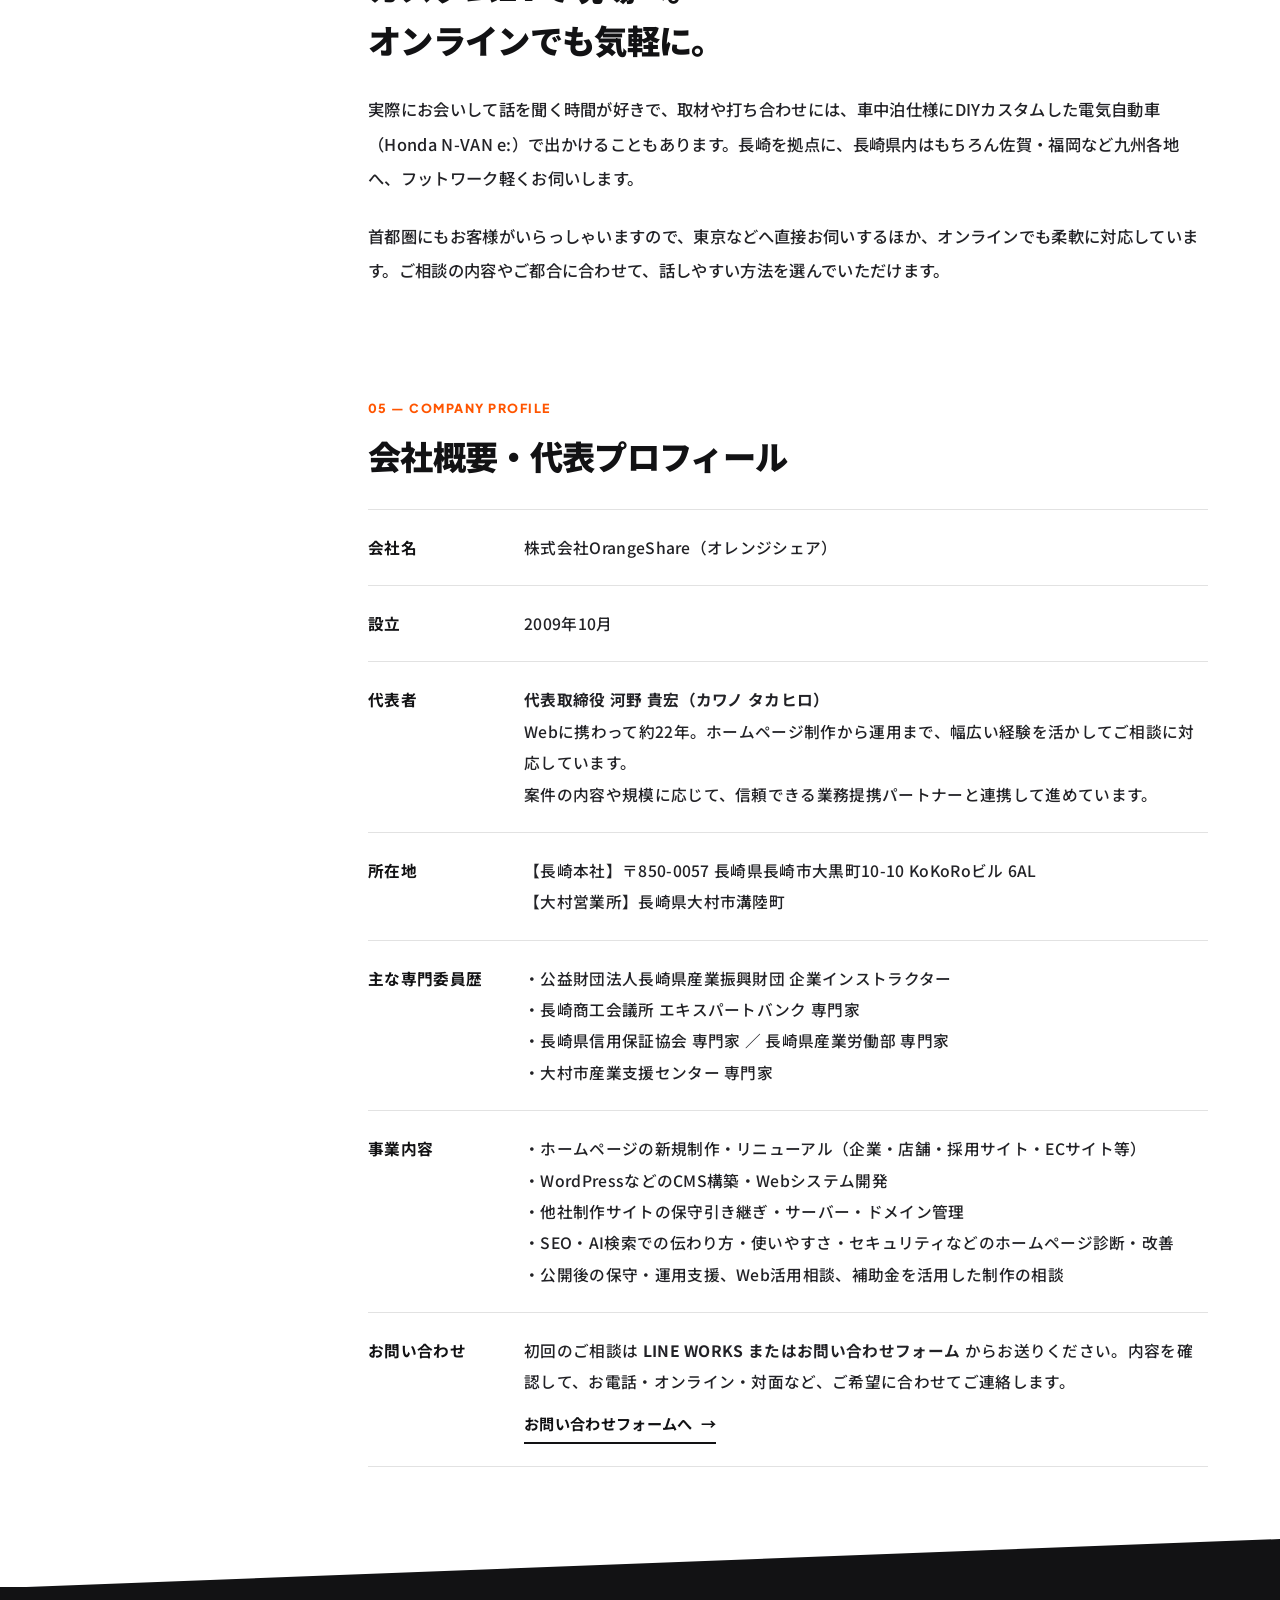
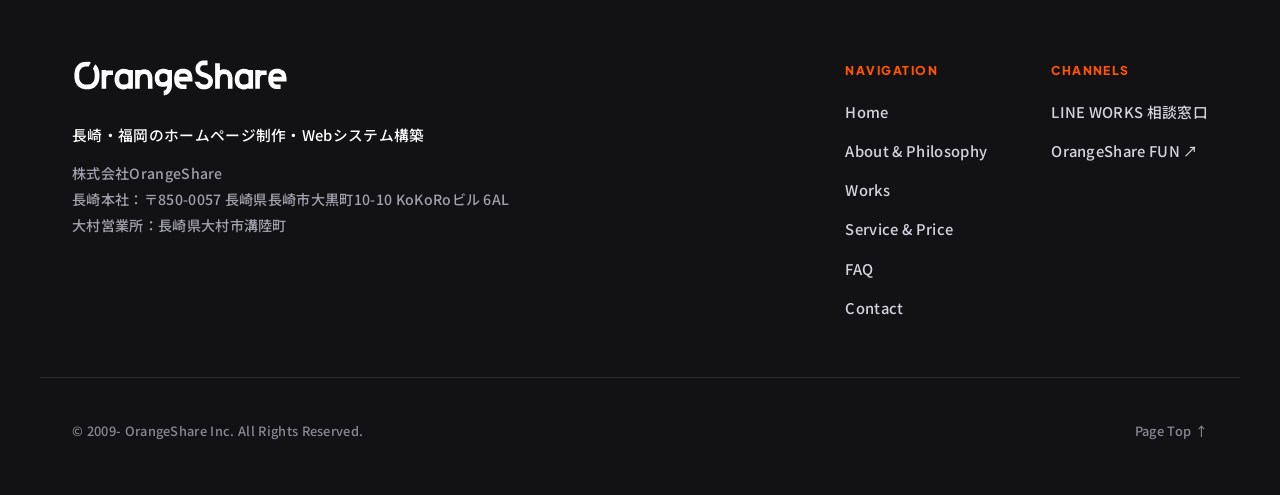
<file: about.html>
<!DOCTYPE html>
<html lang="ja">
<head>
  <meta name="robots" content="noindex,nofollow">
  <meta charset="UTF-8">
  <meta name="viewport" content="width=device-width, initial-scale=1.0">
  <title>OrangeShareについて｜長崎のホームページ制作会社</title>
  <link rel="preconnect" href="https://fonts.googleapis.com">
  <link rel="preconnect" href="https://fonts.gstatic.com" crossorigin>
  <link href="https://fonts.googleapis.com/css2?family=Noto+Sans+JP:wght@400;500;700;900&family=Plus+Jakarta+Sans:wght@500;600;700;800&display=swap" rel="stylesheet">
  <link rel="stylesheet" href="css/style.css?v=header20261124a">
</head>
<body>
  <header class="site-header" id="top">
    <div class="container header-inner">
      <a href="index.html" class="brand" aria-label="OrangeShare ホーム">
        <img class="brand-lockup brand-logotype" src="images/os-logotype-exact.svg" alt="OrangeShare" width="240" height="42">
      </a>
      <nav class="site-nav" aria-label="メインナビゲーション">
        <a href="about.html" class="active">About</a>
        <a href="works.html">Works</a>
        <a href="service.html">Service</a>
        <a href="faq.html">FAQ</a>
        <a href="https://fun.orangeshare.jp/" target="_blank" rel="noopener">FUN ↗</a>
        <a href="contact.html" class="btn-contact">Contact</a>
      </nav>
      <button class="menu-toggle" id="menuToggle" aria-label="メニューを開く" aria-expanded="false">
        <span></span><span></span>
      </button>
    </div>
    <div class="mobile-drawer" id="mobileDrawer">
      <a href="about.html">About — 代表の想い・実績背景</a>
      <a href="works.html">Works — 制作実績・導入事例</a>
      <a href="service.html">Service — サービス・料金プラン</a>
      <a href="faq.html">FAQ — よくあるご質問</a>
      <a href="https://fun.orangeshare.jp/" target="_blank" rel="noopener">FUN — OrangeShareの読みもの ↗</a>
      <a href="contact.html" class="drawer-cta">Contact — 無料相談・LINE WORKS</a>
    </div>
  </header>
  <main>
    <section class="page-hero about-hero">
      <div class="container about-hero-layout">
        <div class="about-hero-copy">
          <span class="sec-kicker">ABOUT ORANGESHARE</span>
          <h1 class="page-title">話すところから、<br>いいホームページを。</h1>
          <p class="page-lead">会社やお店のこと、これからやりたいこと。まずはゆっくりお話を聞いて、その人らしさが伝わるデザインと、使いやすい仕組みを一緒に考えます。</p>
        </div>
        <div class="inner-hero-visual inner-visual-about" aria-hidden="true">
          <span class="iv-about-sheet iv-about-sheet-back"></span>
          <span class="iv-about-sheet iv-about-sheet-front"></span>
          <span class="iv-about-line iv-about-line-one"></span>
          <span class="iv-about-line iv-about-line-two"></span>
          <span class="iv-about-line iv-about-line-three"></span>
        </div>
      </div>
    </section>

    <section class="section pb-0 about-standard-section">
      <div class="container">
        <div class="about-camera-card">
          <div class="ac-left">
            <span class="ac-kicker">ORANGESHARE STANDARD</span>
            <h2>気さくな対話と、<br>積み重ねてきた経験。</h2>
            <ul>
              <li>累計250社超のホームページ制作・構築</li>
              <li>各種専門機関で約700件のWeb相談</li>
              <li>更新しやすいCMSや業務に合わせたシステム開発</li>
            </ul>
          </div>
          <div class="ac-right" aria-hidden="true">
            <div class="ac-lens-outer"><div class="ac-lens-inner"></div></div>
          </div>
        </div>
      </div>
    </section>

    <section class="section about-story-section">
      <div class="container editorial-essay-grid">
        <aside class="essay-aside">
          <span class="sec-kicker">CONTENTS</span>
          <nav class="essay-nav">
            <a href="#philosophy">01. 伝わりやすく、心地よいデザイン</a>
            <a href="#smile">02. 現場の表情と写真のこと</a>
            <a href="#evidence">03. 制作と相談の経験</a>
            <a href="#mobility">04. EVでの訪問とオンライン対応</a>
            <a href="#company">05. 会社概要・代表プロフィール</a>
          </nav>
        </aside>
        <div class="essay-body">
          <article class="essay-block" id="philosophy">
            <span class="essay-num">01 — DESIGN PHILOSOPHY</span>
            <h2>見やすく、分かりやすく。<br>そして、なんだかいい感じに。</h2>
            <p>ホームページには、その会社やお店ならではの魅力があります。どんな仕事をしているのか、どんな人が関わっているのか。そこが自然に伝わると、初めて訪れた人にも親しみを感じてもらえると思っています。</p>
            <p>OrangeShareでは、デザインの心地よさと、知りたい情報の見つけやすさを一緒に考えます。文章や写真、ページの順番まで少しずつ整えながら、<strong>その会社らしさが伝わる、使いやすいホームページ</strong>をつくっていきます。</p>
            <blockquote class="essay-quote">「まずは気軽にお話しください。会話の中で見えてきた魅力を、なるべく分かりやすい言葉とデザインで伝える。それが私たちの大切にしている仕事です。」</blockquote>
          </article>

          <article class="essay-block" id="smile">
            <span class="essay-num">02 — HUMANITY &amp; PHOTOGRAPHY</span>
            <h2>働く人の表情や、<br>その場所らしい空気感も大切に。</h2>
            <p>文章や写真を通じて、働く人の様子やお店の雰囲気が伝わることも、ホームページの魅力の一つです。現場に足を運んで話を聞くと、仕事への思いや普段の何気ない工夫など、ページに載せたい話がいくつも見つかります。</p>
            <p>撮影ができる場合は、自然な会話を交えながら、その人らしい表情や仕事の様子を写真に収めます。場所の雰囲気、道具、手元の仕事風景なども、事業の魅力を伝える大切な素材です。</p>
            <p>写真の使い方は、お客様のご希望や状況に合わせて考えます。人物写真を使った構成はもちろん、空間や仕事の様子を中心にした表現、写真に頼らないデザインにも対応しています。</p>
          </article>

          <article class="essay-block" id="evidence">
            <span class="essay-num">03 — EXPERIENCE &amp; TECHNICAL SUPPORT</span>
            <h2>さまざまな現場で学んだことを、<br>一つひとつの制作に。</h2>
            <p>2009年の設立以来、長崎を中心に<strong>累計250社以上のホームページ制作・構築</strong>に携わってきました。企業や店舗、教育機関、公的機関など、業種も規模もさまざまです。</p>
            <p>制作に加え、WordPressやPHPの更新、サーバー移転、セキュリティへの対応、日々の保守管理など、公開後の運用もお手伝いしています。地元企業や制作・広告会社のWeb関連業務を技術面から支える仕事も行っています。</p>
            <p>また、長崎商工会議所や各種専門機関で<strong>約700件のWeb相談</strong>に対応してきました。相談の中で聞いた悩みや気づきも、実際のホームページづくりに役立てています。</p>
            <div class="evidence-cards">
              <div class="ev-card"><span class="ev-num">250<span>社超</span></span><strong>ホームページ制作・構築</strong><p>企業・店舗から教育・公的機関まで、さまざまな業種の制作経験</p></div>
              <div class="ev-card"><span class="ev-num">約700<span>件</span></span><strong>各種専門機関でのWeb相談</strong><p>事業者のWeb活用やホームページ運用に関するご相談</p></div>
            </div>
          </article>

          <article class="essay-block" id="mobility">
            <span class="essay-num">04 — FIELD MOBILITY &amp; ONLINE</span>
            <h2>カスタムEVで現場へ。<br>オンラインでも気軽に。</h2>
            <p>実際にお会いして話を聞く時間が好きで、取材や打ち合わせには、車中泊仕様にDIYカスタムした電気自動車（Honda N-VAN e:）で出かけることもあります。長崎を拠点に、長崎県内はもちろん佐賀・福岡など九州各地へ、フットワーク軽くお伺いします。</p>
            <p>首都圏にもお客様がいらっしゃいますので、東京などへ直接お伺いするほか、オンラインでも柔軟に対応しています。ご相談の内容やご都合に合わせて、話しやすい方法を選んでいただけます。</p>
          </article>

          <article class="essay-block" id="company">
            <span class="essay-num">05 — COMPANY PROFILE</span>
            <h2>会社概要・代表プロフィール</h2>
            <dl class="company-dl">
              <div><dt>会社名</dt><dd>株式会社OrangeShare（オレンジシェア）</dd></div>
              <div><dt>設立</dt><dd>2009年10月</dd></div>
              <div><dt>代表者</dt><dd>
                <strong>代表取締役 河野 貴宏（カワノ タカヒロ）</strong><br>
                Webに携わって約22年。ホームページ制作から運用まで、幅広い経験を活かしてご相談に対応しています。<br>
                案件の内容や規模に応じて、信頼できる業務提携パートナーと連携して進めています。
              </dd></div>
              <div><dt>所在地</dt><dd>
                【長崎本社】〒850-0057 長崎県長崎市大黒町10-10 KoKoRoビル 6AL<br>
                【大村営業所】長崎県大村市溝陸町
              </dd></div>
              <div><dt>主な専門委員歴</dt><dd>
                ・公益財団法人長崎県産業振興財団 企業インストラクター<br>
                ・長崎商工会議所 エキスパートバンク 専門家<br>
                ・長崎県信用保証協会 専門家 ／ 長崎県産業労働部 専門家<br>
                ・大村市産業支援センター 専門家
              </dd></div>
              <div><dt>事業内容</dt><dd>
                ・ホームページの新規制作・リニューアル（企業・店舗・採用サイト・ECサイト等）<br>
                ・WordPressなどのCMS構築・Webシステム開発<br>
                ・他社制作サイトの保守引き継ぎ・サーバー・ドメイン管理<br>
                ・SEO・AI検索での伝わり方・使いやすさ・セキュリティなどのホームページ診断・改善<br>
                ・公開後の保守・運用支援、Web活用相談、補助金を活用した制作の相談
              </dd></div>
              <div><dt>お問い合わせ</dt><dd>
                初回のご相談は <strong>LINE WORKS またはお問い合わせフォーム</strong> からお送りください。内容を確認して、お電話・オンライン・対面など、ご希望に合わせてご連絡します。<br>
                <a href="contact.html" class="text-link" style="margin-top:10px;">お問い合わせフォームへ <span>→</span></a>
              </dd></div>
            </dl>
          </article>
        </div>
      </div>
    </section>
  </main>
  <footer class="site-footer">
    <div class="footer-curve" aria-hidden="true">
      <svg viewBox="0 0 1440 72" preserveAspectRatio="none">
        <path d="M0,72 L1440,0 L1440,72 Z" fill="#121214"></path>
      </svg>
    </div>
    <div class="container footer-top">
      <div class="footer-brand">
        <a href="index.html" class="brand brand-light">
          <img class="brand-lockup brand-logotype" src="images/os-logotype-exact.svg" alt="OrangeShare" width="240" height="42">
        </a>
        <p class="footer-tagline">長崎・福岡のホームページ制作・Webシステム構築</p>
        <p class="footer-office">
          株式会社OrangeShare<br>
          長崎本社：〒850-0057 長崎県長崎市大黒町10-10 KoKoRoビル 6AL<br>
          大村営業所：長崎県大村市溝陸町
        </p>
      </div>
      <div class="footer-nav-cols">
        <div class="f-col">
          <span class="f-label">NAVIGATION</span>
          <a href="index.html">Home</a>
          <a href="about.html">About &amp; Philosophy</a>
          <a href="works.html">Works</a>
          <a href="service.html">Service &amp; Price</a>
          <a href="faq.html">FAQ</a>
          <a href="contact.html">Contact</a>
        </div>
        <div class="f-col">
          <span class="f-label">CHANNELS</span>
          <a href="contact.html#lineworks">LINE WORKS 相談窓口</a>
          <a href="https://fun.orangeshare.jp/" target="_blank" rel="noopener">OrangeShare FUN ↗</a>
        </div>
      </div>
    </div>
    <div class="container footer-bottom">
      <p>&copy; 2009- OrangeShare Inc. All Rights Reserved.</p>
      <a href="#top" class="back-top">Page Top ↑</a>
    </div>
  </footer>
  <script src="js/main.js?v=header20261124a"></script>
</body>
</html>
</file>
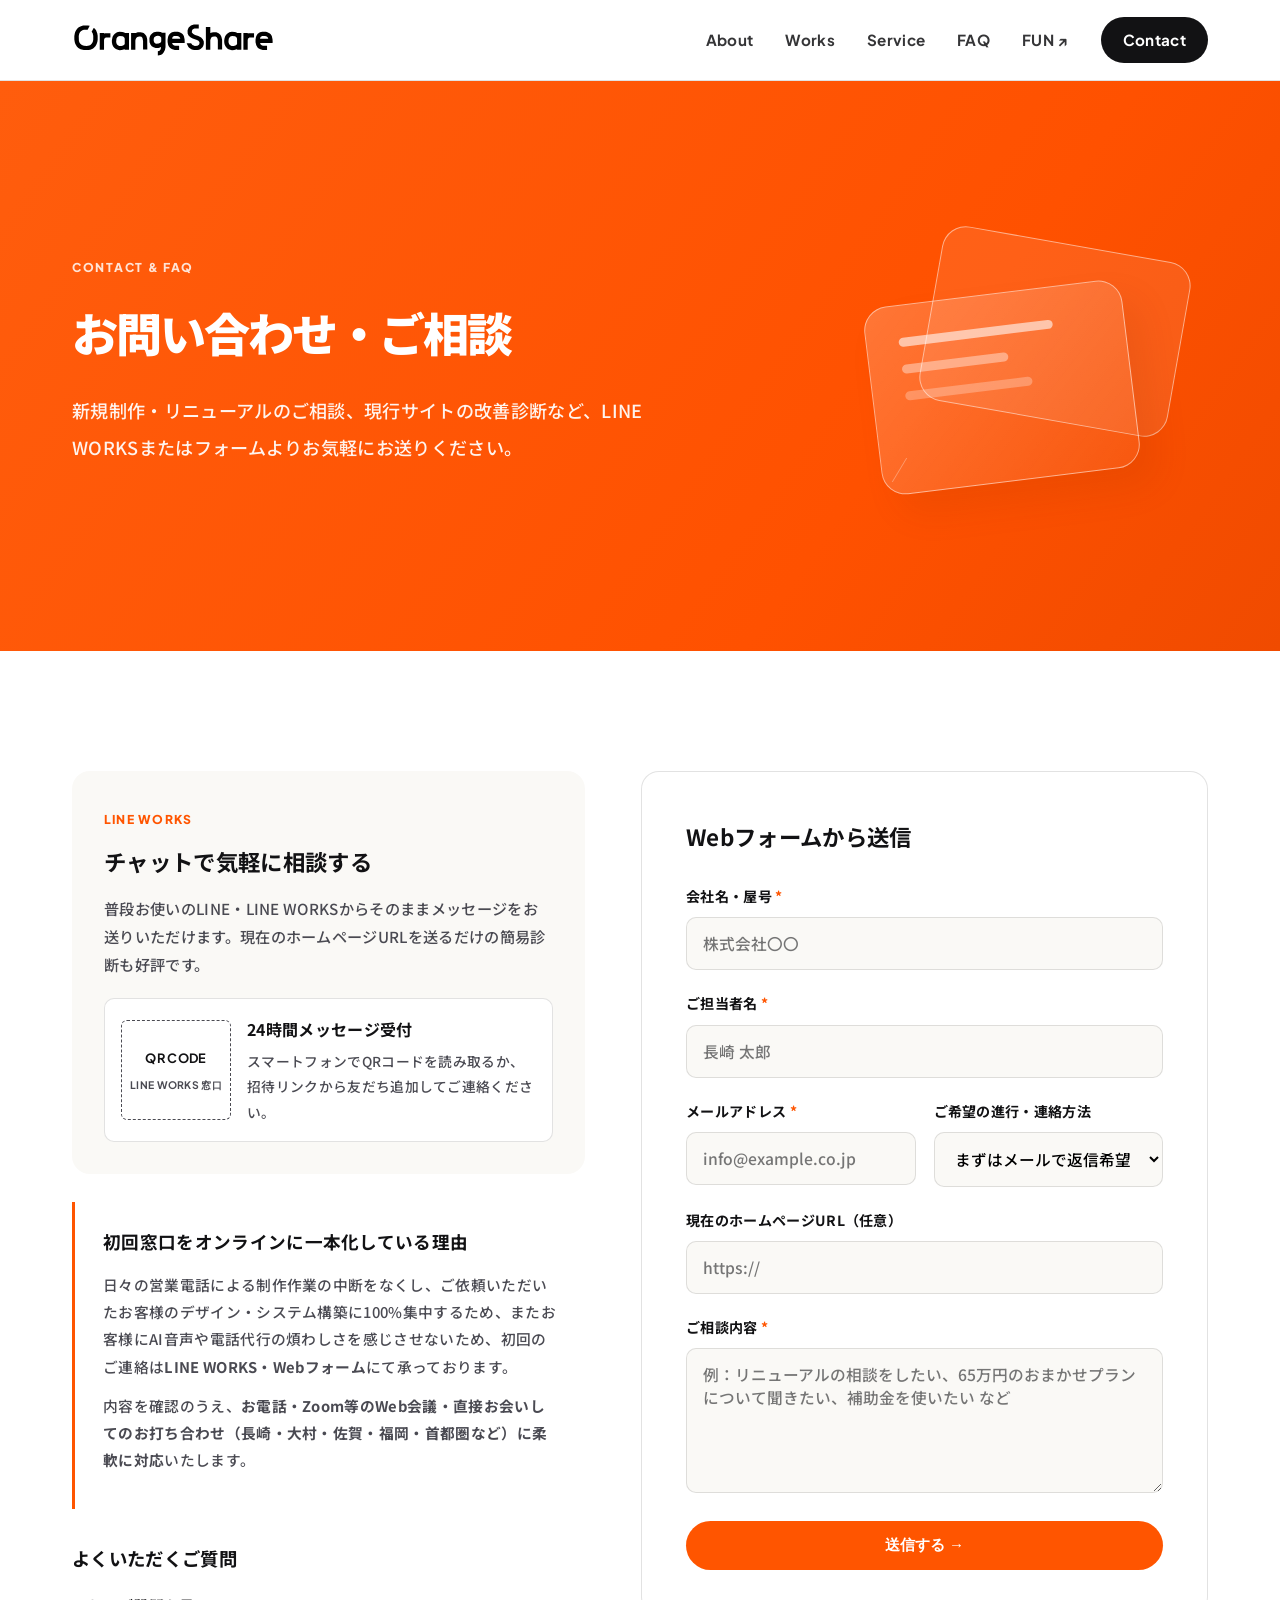
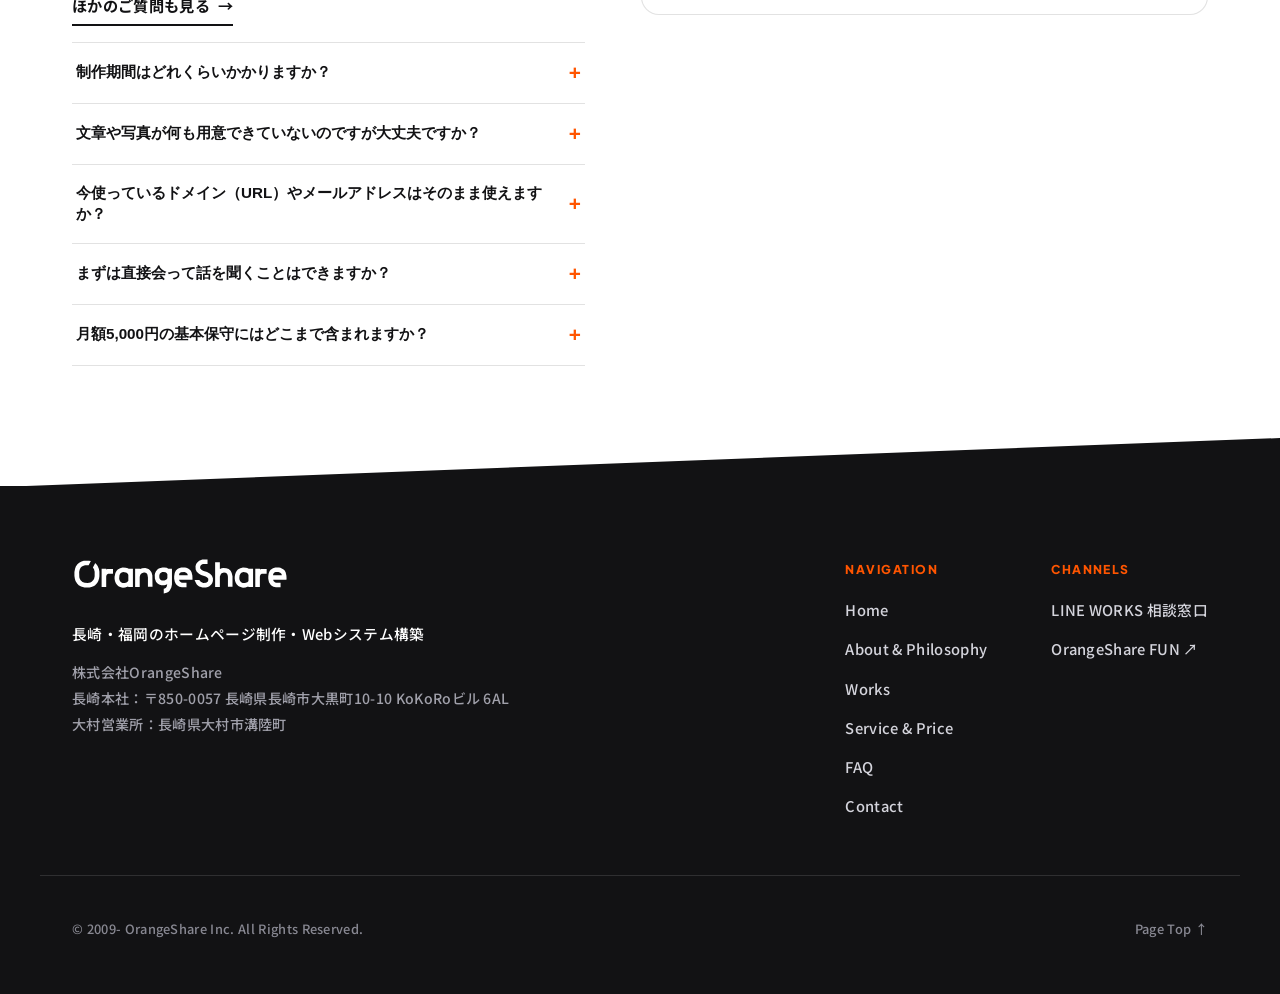
<file: contact.html>
<!DOCTYPE html>
<html lang="ja">
<head>
  <meta name="robots" content="noindex,nofollow">
  <meta charset="UTF-8">
  <meta name="viewport" content="width=device-width, initial-scale=1.0">
  <title>Contact（お問い合わせ・ご相談の流れ・FAQ）｜OrangeShare</title>
  <link rel="preconnect" href="https://fonts.googleapis.com">
  <link rel="preconnect" href="https://fonts.gstatic.com" crossorigin>
  <link href="https://fonts.googleapis.com/css2?family=Noto+Sans+JP:wght@400;500;700;900&family=Plus+Jakarta+Sans:wght@500;600;700;800&display=swap" rel="stylesheet">
  <link rel="stylesheet" href="css/style.css?v=header20261124a">
</head>
<body>
  <header class="site-header" id="top">
    <div class="container header-inner">
      <a href="index.html" class="brand" aria-label="OrangeShare ホーム">
        <img class="brand-lockup brand-logotype" src="images/os-logotype-exact.svg" alt="OrangeShare" width="240" height="42">
      </a>
      <nav class="site-nav" aria-label="メインナビゲーション">
        <a href="about.html">About</a>
        <a href="works.html">Works</a>
        <a href="service.html">Service</a>
        <a href="faq.html">FAQ</a>
        <a href="https://fun.orangeshare.jp/" target="_blank" rel="noopener">FUN ↗</a>
        <a href="contact.html" class="btn-contact active">Contact</a>
      </nav>
      <button class="menu-toggle" id="menuToggle" aria-label="メニューを開く" aria-expanded="false">
        <span></span><span></span>
      </button>
    </div>
    <div class="mobile-drawer" id="mobileDrawer">
      <a href="about.html">About — 代表の想い・実績背景</a>
      <a href="works.html">Works — 制作実績・導入事例</a>
      <a href="service.html">Service — サービス・料金プラン</a>
      <a href="faq.html">FAQ — よくあるご質問</a>
      <a href="https://fun.orangeshare.jp/" target="_blank" rel="noopener">FUN — OrangeShareの読みもの ↗</a>
      <a href="contact.html" class="drawer-cta">Contact — 無料相談・LINE WORKS</a>
    </div>
  </header>
  <main>
    <section class="page-hero about-hero inner-page-hero inner-hero-contact">
      <div class="container about-hero-layout">
        <div class="about-hero-copy">
          <span class="sec-kicker">CONTACT &amp; FAQ</span>
          <h1 class="page-title">お問い合わせ・ご相談</h1>
          <p class="page-lead">新規制作・リニューアルのご相談、現行サイトの改善診断など、LINE WORKSまたはフォームよりお気軽にお送りください。</p>
        </div>
        <div class="inner-hero-visual inner-visual-contact" aria-hidden="true"><span class="iv-contact-card iv-contact-card-back"></span><span class="iv-contact-card iv-contact-card-front"><i></i><i></i><i></i></span><span class="iv-contact-tail"></span></div>
      </div>
      </div>
    </section>
    <section class="section">
      <div class="container contact-layout">
        <div class="contact-side">
          <div class="lw-panel" id="lineworks">
            <span class="lw-tag">LINE WORKS</span>
            <h2>チャットで気軽に相談する</h2>
            <p>普段お使いのLINE・LINE WORKSからそのままメッセージをお送りいただけます。現在のホームページURLを送るだけの簡易診断も好評です。</p>
            <div class="qr-card">
              <div class="qr-square">QR CODE<br><span>LINE WORKS 窓口</span></div>
              <div class="qr-desc">
                <strong>24時間メッセージ受付</strong>
                <p>スマートフォンでQRコードを読み取るか、招待リンクから友だち追加してご連絡ください。</p>
              </div>
            </div>
          </div>
          <div class="comm-note">
            <h3>初回窓口をオンラインに一本化している理由</h3>
            <p>日々の営業電話による制作作業の中断をなくし、ご依頼いただいたお客様のデザイン・システム構築に100%集中するため、またお客様にAI音声や電話代行の煩わしさを感じさせないため、初回のご連絡は<strong>LINE WORKS・Webフォーム</strong>にて承っております。</p>
            <p>内容を確認のうえ、<strong>お電話・Zoom等のWeb会議・直接お会いしてのお打ち合わせ（長崎・大村・佐賀・福岡・首都圏など）に柔軟に対応</strong>いたします。</p>
          </div>
          <div class="faq-section">
            <h3>よくいただくご質問</h3>
            <p class="faq-contact-link"><a href="faq.html" class="text-link">ほかのご質問も見る <span aria-hidden="true">→</span></a></p>
            <div class="faq-list">
              <div class="faq-item">
                <button class="faq-q" aria-expanded="false">
                  <span>制作期間はどれくらいかかりますか？</span>
                  <span class="faq-plus">+</span>
                </button>
                <div class="faq-a"><p>ページ数や撮影の有無にもよりますが、ライトプランで約1ヶ月前後、丸ごとおまかせプランで約1.5〜2ヶ月程度が目安です。公開希望日がある場合は事前にお知らせください。</p></div>
              </div>
              <div class="faq-item">
                <button class="faq-q" aria-expanded="false">
                  <span>文章や写真が何も用意できていないのですが大丈夫ですか？</span>
                  <span class="faq-plus">+</span>
                </button>
                <div class="faq-a"><p>はい、大丈夫です。「丸ごとおまかせプラン（65万円〜）」をお選びいただければ、ヒアリングをもとにこちらでWeb原稿の作成から現地での写真撮影まで一式ご用意いたします。</p></div>
              </div>
              <div class="faq-item">
                <button class="faq-q" aria-expanded="false">
                  <span>今使っているドメイン（URL）やメールアドレスはそのまま使えますか？</span>
                  <span class="faq-plus">+</span>
                </button>
                <div class="faq-a"><p>はい、現在お使いのドメインをそのまま引き継いでリニューアルすることが可能です。メールアドレスについても設定の引き継ぎや管理方法をご案内いたしますのでご安心ください。</p></div>
              </div>
              <div class="faq-item">
                <button class="faq-q" aria-expanded="false">
                  <span>まずは直接会って話を聞くことはできますか？</span>
                  <span class="faq-plus">+</span>
                </button>
                <div class="faq-a"><p>もちろんです。長崎市内・大村市内はもちろん、佐賀・福岡エリアも日程を調整して直接お伺いいたします。首都圏の方やまずは手軽に話したい方はZoom等でのオンライン打ち合わせも可能です。</p></div>
              </div>
              <div class="faq-item">
                <button class="faq-q" aria-expanded="false">
                  <span>月額5,000円の基本保守にはどこまで含まれますか？</span>
                  <span class="faq-plus">+</span>
                </button>
                <div class="faq-a"><p>ドメイン・サーバーの維持管理費（実費）および無料SSL証明書の管理、サイトの表示監視・バックアップ保全が含まれます。システム本体の大幅なバージョンアップ作業や、メールアカウントの個別管理は別途オプションとなります。</p></div>
              </div>
            </div>
          </div>
        </div>
        <form class="studio-form" id="contactForm">
          <h2>Webフォームから送信</h2>
          <div class="f-field">
            <label for="company">会社名・屋号 <span>*</span></label>
            <input type="text" id="company" name="company" placeholder="株式会社〇〇" required>
          </div>
          <div class="f-field">
            <label for="name">ご担当者名 <span>*</span></label>
            <input type="text" id="name" name="name" placeholder="長崎 太郎" required>
          </div>
          <div class="f-two">
            <div class="f-field">
              <label for="email">メールアドレス <span>*</span></label>
              <input type="email" id="email" name="email" placeholder="info@example.co.jp" required>
            </div>
            <div class="f-field">
              <label for="style">ご希望の進行・連絡方法</label>
              <select id="style" name="style">
                <option value="まずはメールで返信希望">まずはメールで返信希望</option>
                <option value="LINE WORKSでやり取り希望">LINE WORKSでやり取り希望</option>
                <option value="直接会って打ち合わせ希望">直接会って打ち合わせ希望</option>
                <option value="Web会議（Zoom等）希望">Web会議（Zoom等）希望</option>
              </select>
            </div>
          </div>
          <div class="f-field">
            <label for="url">現在のホームページURL（任意）</label>
            <input type="url" id="url" name="url" placeholder="https://">
          </div>
          <div class="f-field">
            <label for="message">ご相談内容 <span>*</span></label>
            <textarea id="message" name="message" rows="5" placeholder="例：リニューアルの相談をしたい、65万円のおまかせプランについて聞きたい、補助金を使いたい など" required></textarea>
          </div>
          <button type="submit" class="btn btn-orange btn-block">送信する →</button>
          <div class="form-result" id="formResult" hidden></div>
        </form>
      </div>
    </section>
  </main>
  <footer class="site-footer">
    <div class="footer-curve" aria-hidden="true">
      <svg viewBox="0 0 1440 72" preserveAspectRatio="none">
        <path d="M0,72 L1440,0 L1440,72 Z" fill="#121214"></path>
      </svg>
    </div>
    <div class="container footer-top">
      <div class="footer-brand">
        <a href="index.html" class="brand brand-light">
          <img class="brand-lockup brand-logotype" src="images/os-logotype-exact.svg" alt="OrangeShare" width="240" height="42">
        </a>
        <p class="footer-tagline">長崎・福岡のホームページ制作・Webシステム構築</p>
        <p class="footer-office">
          株式会社OrangeShare<br>
          長崎本社：〒850-0057 長崎県長崎市大黒町10-10 KoKoRoビル 6AL<br>
          大村営業所：長崎県大村市溝陸町
        </p>
      </div>
      <div class="footer-nav-cols">
        <div class="f-col">
          <span class="f-label">NAVIGATION</span>
          <a href="index.html">Home</a>
          <a href="about.html">About &amp; Philosophy</a>
          <a href="works.html">Works</a>
          <a href="service.html">Service &amp; Price</a>
          <a href="faq.html">FAQ</a>
          <a href="contact.html">Contact</a>
        </div>
        <div class="f-col">
          <span class="f-label">CHANNELS</span>
          <a href="contact.html#lineworks">LINE WORKS 相談窓口</a>
          <a href="https://fun.orangeshare.jp/" target="_blank" rel="noopener">OrangeShare FUN ↗</a>
        </div>
      </div>
    </div>
    <div class="container footer-bottom">
      <p>&copy; 2009- OrangeShare Inc. All Rights Reserved.</p>
      <a href="#top" class="back-top">Page Top ↑</a>
    </div>
  </footer>
  <script src="js/main.js?v=header20261124a"></script>
</body>
</html>
</file>
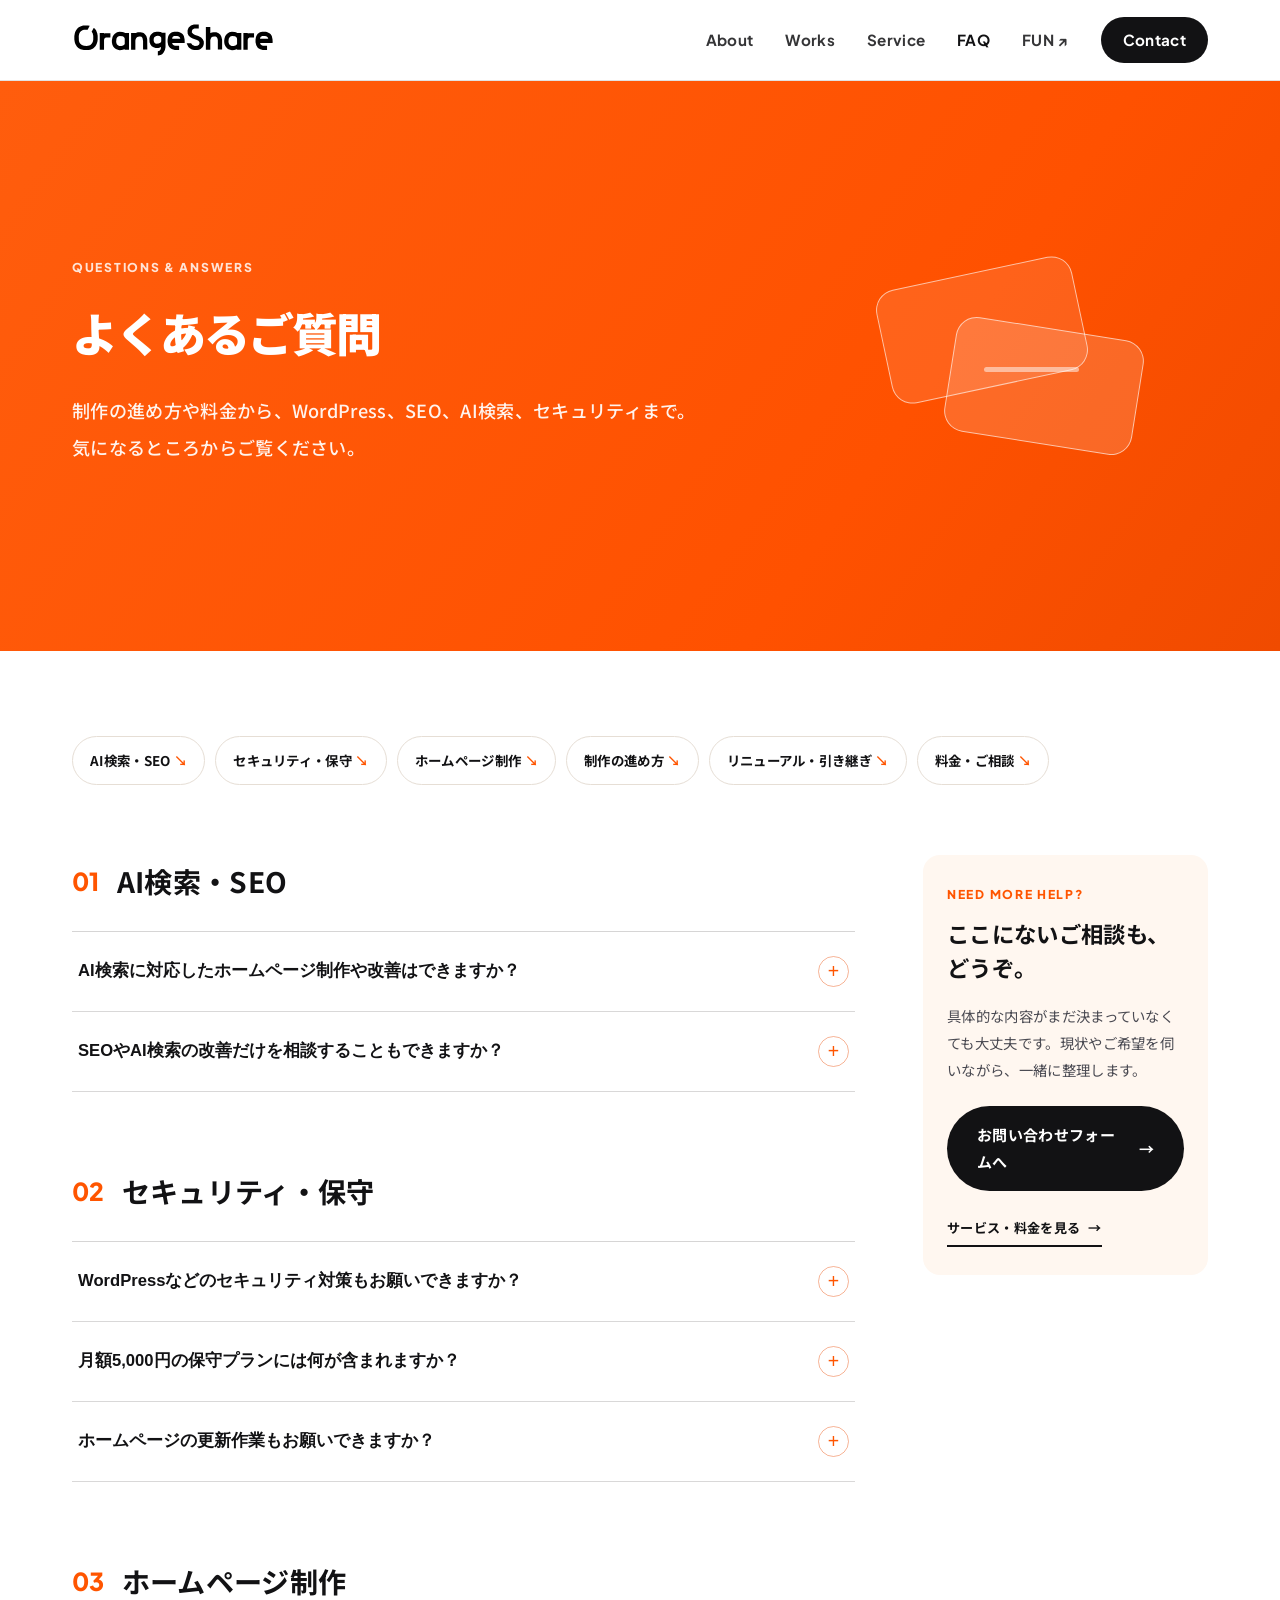
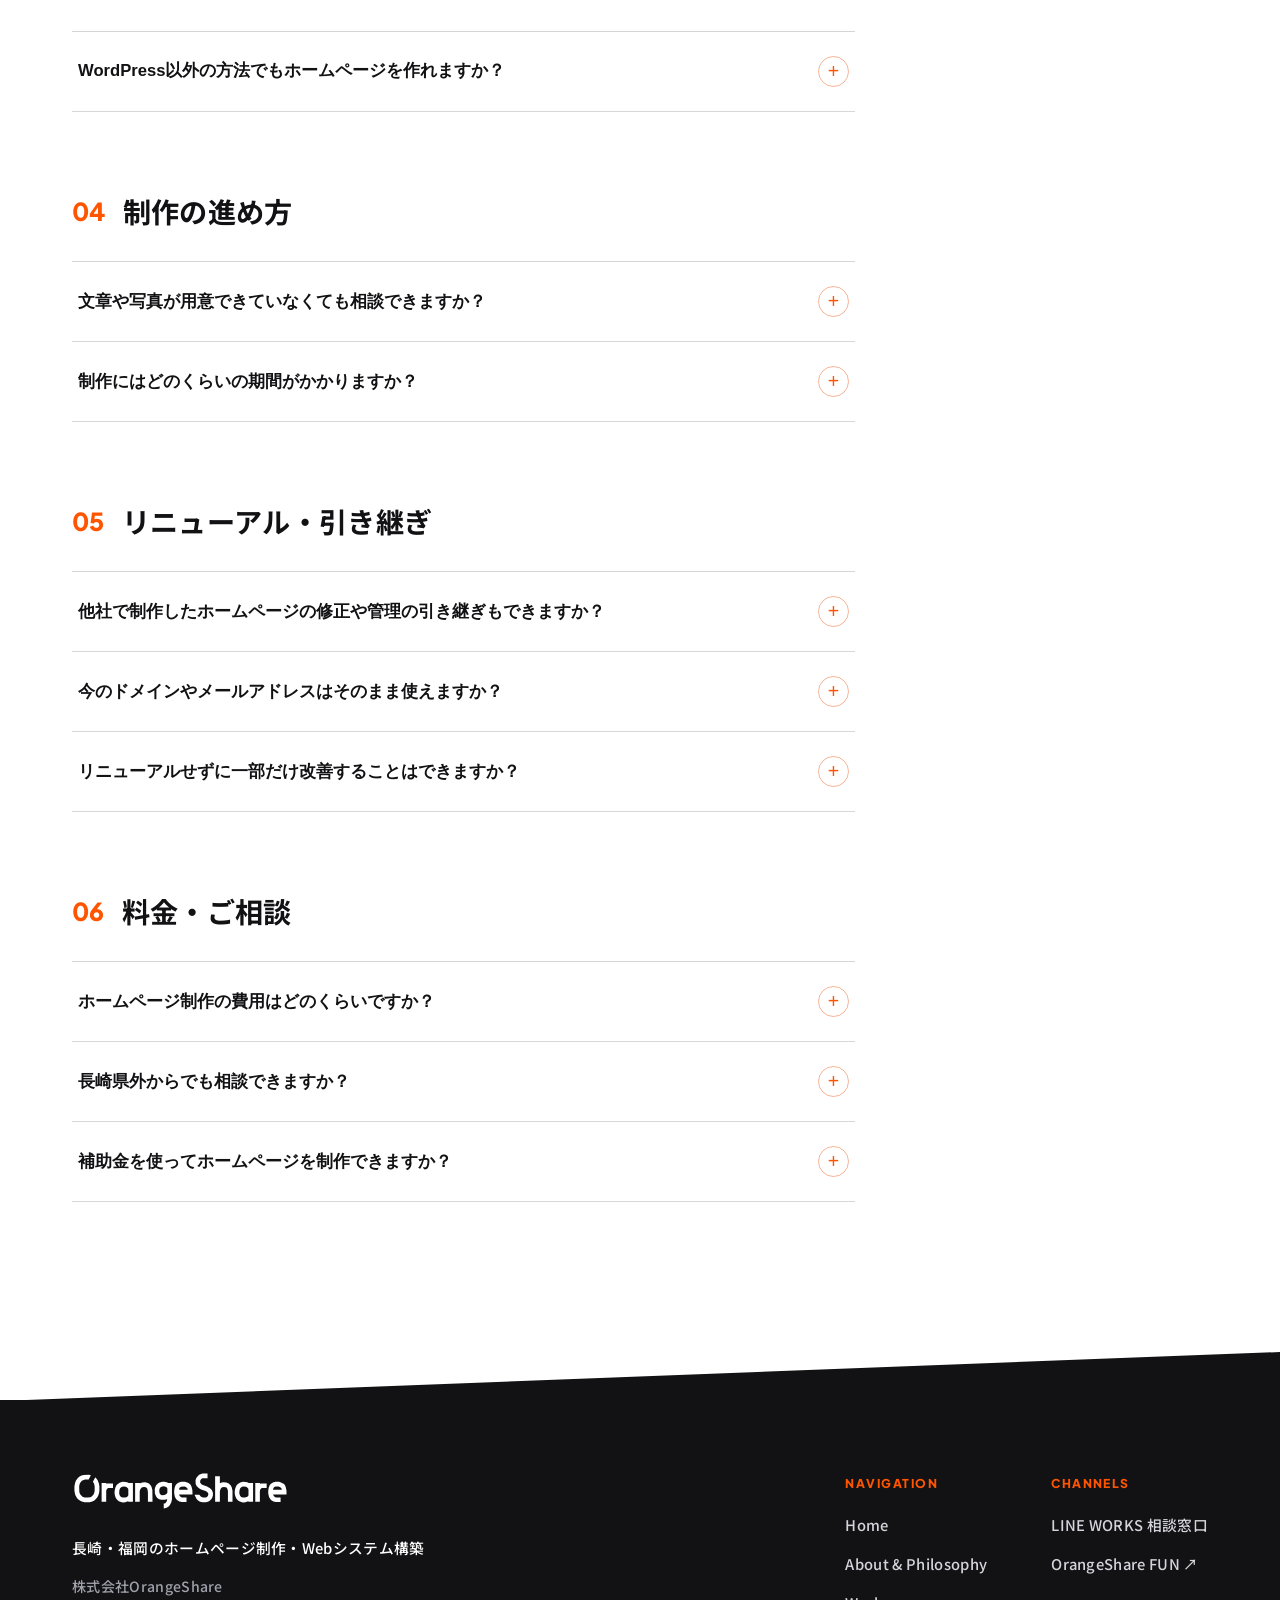
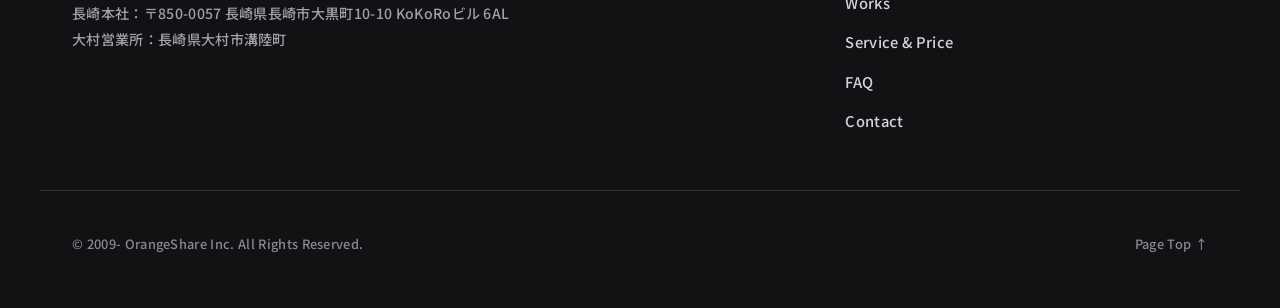
<file: faq.html>
<!DOCTYPE html>
<html lang="ja">
<head>
  <meta name="robots" content="noindex,nofollow">
  <meta charset="UTF-8">
  <meta name="viewport" content="width=device-width, initial-scale=1.0">
  <title>よくあるご質問｜OrangeShare</title>
  <meta name="description" content="ホームページ制作・WordPress・AI検索・SEO・セキュリティ・料金・保守について、OrangeShareによくいただくご質問をまとめました。">
  <link rel="preconnect" href="https://fonts.googleapis.com">
  <link rel="preconnect" href="https://fonts.gstatic.com" crossorigin>
  <link href="https://fonts.googleapis.com/css2?family=Noto+Sans+JP:wght@400;500;700;900&family=Plus+Jakarta+Sans:wght@500;600;700;800&display=swap" rel="stylesheet">
  <link rel="stylesheet" href="css/style.css?v=header20261124a">
</head>
<body>
  <header class="site-header" id="top">
    <div class="container header-inner">
      <a href="index.html" class="brand" aria-label="OrangeShare ホーム">
        <img class="brand-lockup brand-logotype" src="images/os-logotype-exact.svg" alt="OrangeShare" width="240" height="42">
      </a>
      <nav class="site-nav" aria-label="メインナビゲーション">
        <a href="about.html">About</a>
        <a href="works.html">Works</a>
        <a href="service.html">Service</a>
        <a href="faq.html" class="active">FAQ</a>
        <a href="https://fun.orangeshare.jp/" target="_blank" rel="noopener">FUN ↗</a>
        <a href="contact.html" class="btn-contact">Contact</a>
      </nav>
      <button class="menu-toggle" id="menuToggle" aria-label="メニューを開く" aria-expanded="false">
        <span></span><span></span>
      </button>
    </div>
    <div class="mobile-drawer" id="mobileDrawer">
      <a href="about.html">About — 代表の想い・実績背景</a>
      <a href="works.html">Works — 制作実績・導入事例</a>
      <a href="service.html">Service — サービス・料金プラン</a>
      <a href="faq.html">FAQ — よくあるご質問</a>
      <a href="https://fun.orangeshare.jp/" target="_blank" rel="noopener">FUN — OrangeShareの読みもの ↗</a>
      <a href="contact.html" class="drawer-cta">Contact — 無料相談・LINE WORKS</a>
    </div>
  </header>

<main>
  <section class="page-hero about-hero inner-page-hero inner-hero-faq">
    <div class="container about-hero-layout">
      <div class="about-hero-copy">
        <span class="sec-kicker">QUESTIONS &amp; ANSWERS</span>
        <h1 class="page-title">よくあるご質問</h1>
        <p class="page-lead">制作の進め方や料金から、WordPress、SEO、AI検索、セキュリティまで。気になるところからご覧ください。</p>
      </div>
      <div class="inner-hero-visual inner-visual-faq" aria-hidden="true"><span></span><span></span><span></span></div>
    </div>
  </section>
  <section class="section faq-directory-section">
    <div class="container">
      <nav class="faq-category-nav" aria-label="質問カテゴリー"><a href="#faq-cat-1">AI検索・SEO <span aria-hidden="true">↘</span></a><a href="#faq-cat-2">セキュリティ・保守 <span aria-hidden="true">↘</span></a><a href="#faq-cat-3">ホームページ制作 <span aria-hidden="true">↘</span></a><a href="#faq-cat-4">制作の進め方 <span aria-hidden="true">↘</span></a><a href="#faq-cat-5">リニューアル・引き継ぎ <span aria-hidden="true">↘</span></a><a href="#faq-cat-6">料金・ご相談 <span aria-hidden="true">↘</span></a></nav>
      <div class="faq-directory-grid">
        <div class="faq-directory-main">
          <section class="faq-category-group" id="faq-cat-1"><div class="faq-category-head"><span>01</span><h2>AI検索・SEO</h2></div><div class="faq-list os-faq-list"><div class="faq-item os-faq-item"><button class="faq-q" type="button" aria-expanded="false" aria-controls="os-faq-answer-21"><span class="os-faq-question">AI検索に対応したホームページ制作や改善はできますか？</span><span class="faq-plus" aria-hidden="true">+</span></button><div class="faq-a" id="os-faq-answer-21"><div class="os-faq-answer-inner"><p>はい。従来のSEOを基本に、会社やサービスの情報が検索エンジンやAI検索でも理解・参照されやすい構成を意識して制作・改善します。文章の分かりやすさ、情報の整理、内部リンクなどを見直します。特定の検索順位やAI検索での表示・引用を保証するサービスではありません。</p></div></div></div>
<div class="faq-item os-faq-item"><button class="faq-q" type="button" aria-expanded="false" aria-controls="os-faq-answer-22"><span class="os-faq-question">SEOやAI検索の改善だけを相談することもできますか？</span><span class="faq-plus" aria-hidden="true">+</span></button><div class="faq-a" id="os-faq-answer-22"><div class="os-faq-answer-inner"><p>はい。現在の検索状況やページ構成、事業内容の伝わり方などを確認し、改善の優先順位をご案内します。調査内容や実施範囲によって費用が変わりますので、まずは対象サイトをお知らせください。</p></div></div></div></div></section>
<section class="faq-category-group" id="faq-cat-2"><div class="faq-category-head"><span>02</span><h2>セキュリティ・保守</h2></div><div class="faq-list os-faq-list"><div class="faq-item os-faq-item"><button class="faq-q" type="button" aria-expanded="false" aria-controls="os-faq-answer-31"><span class="os-faq-question">WordPressなどのセキュリティ対策もお願いできますか？</span><span class="faq-plus" aria-hidden="true">+</span></button><div class="faq-a" id="os-faq-answer-31"><div class="os-faq-answer-inner"><p>はい。WordPress本体・テーマ・プラグイン、PHPのバージョン、バックアップ、サーバー設定など、現在の構成を確認して必要な対応をご提案します。更新や改修の作業範囲・費用は状況により異なり、すべての脆弱性を防げることを保証するものではありません。</p></div></div></div>
<div class="faq-item os-faq-item"><button class="faq-q" type="button" aria-expanded="false" aria-controls="os-faq-answer-32"><span class="os-faq-question">月額5,000円の保守プランには何が含まれますか？</span><span class="faq-plus" aria-hidden="true">+</span></button><div class="faq-a" id="os-faq-answer-32"><div class="os-faq-answer-inner"><p>基本的なドメイン・サーバー費用、SSLの管理、サイト表示状態の確認、定期バックアップなどが対象です。WordPress・PHP等の大幅な更新やメールアカウントの個別管理などは、状況に応じて別途お見積もりします。</p></div></div></div>
<div class="faq-item os-faq-item"><button class="faq-q" type="button" aria-expanded="false" aria-controls="os-faq-answer-33"><span class="os-faq-question">ホームページの更新作業もお願いできますか？</span><span class="faq-plus" aria-hidden="true">+</span></button><div class="faq-a" id="os-faq-answer-33"><div class="os-faq-answer-inner"><p>はい。お知らせの追加、料金表・営業時間の変更、画像やバナーの差し替えなどをお手伝いできます。月額15,000円〜の運用更新サポートでは、基本保守を含め、更新頻度や内容に合わせてお見積もりします。</p></div></div></div></div></section>
<section class="faq-category-group" id="faq-cat-3"><div class="faq-category-head"><span>03</span><h2>ホームページ制作</h2></div><div class="faq-list os-faq-list"><div class="faq-item os-faq-item"><button class="faq-q" type="button" aria-expanded="false" aria-controls="os-faq-answer-41"><span class="os-faq-question">WordPress以外の方法でもホームページを作れますか？</span><span class="faq-plus" aria-hidden="true">+</span></button><div class="faq-a" id="os-faq-answer-41"><div class="os-faq-answer-inner"><p>はい。WordPressに限らず、更新の頻度や必要な機能に応じて、シンプルなHTMLサイトやほかのCMS、独自の更新システムなどもご提案できます。運用しやすさや維持費も踏まえて検討します。</p></div></div></div></div></section>
<section class="faq-category-group" id="faq-cat-4"><div class="faq-category-head"><span>04</span><h2>制作の進め方</h2></div><div class="faq-list os-faq-list"><div class="faq-item os-faq-item"><button class="faq-q" type="button" aria-expanded="false" aria-controls="os-faq-answer-51"><span class="os-faq-question">文章や写真が用意できていなくても相談できますか？</span><span class="faq-plus" aria-hidden="true">+</span></button><div class="faq-a" id="os-faq-answer-51"><div class="os-faq-answer-inner"><p>はい。ヒアリングをもとに構成や原稿を一緒に整理できます。丸ごとおまかせプランでは、原稿作成やご希望に応じた撮影も対応します。写真を使わない構成についてもご相談いただけます。</p></div></div></div>
<div class="faq-item os-faq-item"><button class="faq-q" type="button" aria-expanded="false" aria-controls="os-faq-answer-52"><span class="os-faq-question">制作にはどのくらいの期間がかかりますか？</span><span class="faq-plus" aria-hidden="true">+</span></button><div class="faq-a" id="os-faq-answer-52"><div class="os-faq-answer-inner"><p>ページ数や撮影の有無、必要な機能などによって変わります。目安としてライトプランは約1か月、丸ごとおまかせプランは約1.5〜2か月程度ですが、内容を伺ってからスケジュールをご案内します。</p></div></div></div></div></section>
<section class="faq-category-group" id="faq-cat-5"><div class="faq-category-head"><span>05</span><h2>リニューアル・引き継ぎ</h2></div><div class="faq-list os-faq-list"><div class="faq-item os-faq-item"><button class="faq-q" type="button" aria-expanded="false" aria-controls="os-faq-answer-61"><span class="os-faq-question">他社で制作したホームページの修正や管理の引き継ぎもできますか？</span><span class="faq-plus" aria-hidden="true">+</span></button><div class="faq-a" id="os-faq-answer-61"><div class="os-faq-answer-inner"><p>はい。既存サイトの構成、管理権限、サーバー・ドメインの契約状況などを確認して、引き継ぎや改修の方法をご提案します。古いシステムの場合は追加対応が必要になることもあります。</p></div></div></div>
<div class="faq-item os-faq-item"><button class="faq-q" type="button" aria-expanded="false" aria-controls="os-faq-answer-62"><span class="os-faq-question">今のドメインやメールアドレスはそのまま使えますか？</span><span class="faq-plus" aria-hidden="true">+</span></button><div class="faq-a" id="os-faq-answer-62"><div class="os-faq-answer-inner"><p>多くの場合、現在のドメインを維持したままリニューアルできます。メールについても現状を確認し、影響をできるだけ抑えた切り替え方法をご案内します。実際の対応可否は契約先や設定状況によります。</p></div></div></div>
<div class="faq-item os-faq-item"><button class="faq-q" type="button" aria-expanded="false" aria-controls="os-faq-answer-63"><span class="os-faq-question">リニューアルせずに一部だけ改善することはできますか？</span><span class="faq-plus" aria-hidden="true">+</span></button><div class="faq-a" id="os-faq-answer-63"><div class="os-faq-answer-inner"><p>はい。文章やデザインの修正、スマートフォン表示の調整、問い合わせ導線の見直しなど、必要な範囲からご相談いただけます。現行サイトの構成によっては、大きな改修が必要になる場合もあります。</p></div></div></div></div></section>
<section class="faq-category-group" id="faq-cat-6"><div class="faq-category-head"><span>06</span><h2>料金・ご相談</h2></div><div class="faq-list os-faq-list"><div class="faq-item os-faq-item"><button class="faq-q" type="button" aria-expanded="false" aria-controls="os-faq-answer-71"><span class="os-faq-question">ホームページ制作の費用はどのくらいですか？</span><span class="faq-plus" aria-hidden="true">+</span></button><div class="faq-a" id="os-faq-answer-71"><div class="os-faq-answer-inner"><p>現在の目安は、ライトプラン45万円〜、丸ごとおまかせプラン65万円〜、オーダーメイドプラン120万円〜（いずれも税別）です。ページ数や機能、原稿・撮影の有無などを伺ってから具体的なお見積もりをご案内します。</p></div></div></div>
<div class="faq-item os-faq-item"><button class="faq-q" type="button" aria-expanded="false" aria-controls="os-faq-answer-72"><span class="os-faq-question">長崎県外からでも相談できますか？</span><span class="faq-plus" aria-hidden="true">+</span></button><div class="faq-a" id="os-faq-answer-72"><div class="os-faq-answer-inner"><p>はい。長崎を拠点に佐賀・福岡など九州各地へお伺いしています。首都圏のお客様にも対応しており、訪問のほかオンラインでの打ち合わせも可能です。</p></div></div></div>
<div class="faq-item os-faq-item"><button class="faq-q" type="button" aria-expanded="false" aria-controls="os-faq-answer-73"><span class="os-faq-question">補助金を使ってホームページを制作できますか？</span><span class="faq-plus" aria-hidden="true">+</span></button><div class="faq-a" id="os-faq-answer-73"><div class="os-faq-answer-inner"><p>補助金を活用した制作実績があります。利用できる制度は公募時期、対象経費、申請条件によって変わります。採択や利用をお約束するものではありませんが、募集状況に合わせた制作計画やお見積もりをご相談いただけます。</p></div></div></div></div></section>
        </div>
        <aside class="faq-directory-aside">
          <span class="sec-kicker">NEED MORE HELP?</span>
          <h2>ここにないご相談も、どうぞ。</h2>
          <p>具体的な内容がまだ決まっていなくても大丈夫です。現状やご希望を伺いながら、一緒に整理します。</p>
          <a href="contact.html" class="btn btn-dark">お問い合わせフォームへ <span aria-hidden="true">→</span></a>
          <a href="service.html" class="text-link">サービス・料金を見る <span aria-hidden="true">→</span></a>
        </aside>
      </div>
    </div>
  </section>
</main>
  <footer class="site-footer">
    <div class="footer-curve" aria-hidden="true">
      <svg viewBox="0 0 1440 72" preserveAspectRatio="none">
        <path d="M0,72 L1440,0 L1440,72 Z" fill="#121214"></path>
      </svg>
    </div>
    <div class="container footer-top">
      <div class="footer-brand">
        <a href="index.html" class="brand brand-light">
          <img class="brand-lockup brand-logotype" src="images/os-logotype-exact.svg" alt="OrangeShare" width="240" height="42">
        </a>
        <p class="footer-tagline">長崎・福岡のホームページ制作・Webシステム構築</p>
        <p class="footer-office">
          株式会社OrangeShare<br>
          長崎本社：〒850-0057 長崎県長崎市大黒町10-10 KoKoRoビル 6AL<br>
          大村営業所：長崎県大村市溝陸町
        </p>
      </div>
      <div class="footer-nav-cols">
        <div class="f-col">
          <span class="f-label">NAVIGATION</span>
          <a href="index.html">Home</a>
          <a href="about.html">About &amp; Philosophy</a>
          <a href="works.html">Works</a>
          <a href="service.html">Service &amp; Price</a>
          <a href="faq.html">FAQ</a>
          <a href="contact.html">Contact</a>
        </div>
        <div class="f-col">
          <span class="f-label">CHANNELS</span>
          <a href="contact.html#lineworks">LINE WORKS 相談窓口</a>
          <a href="https://fun.orangeshare.jp/" target="_blank" rel="noopener">OrangeShare FUN ↗</a>
        </div>
      </div>
    </div>
    <div class="container footer-bottom">
      <p>&copy; 2009- OrangeShare Inc. All Rights Reserved.</p>
      <a href="#top" class="back-top">Page Top ↑</a>
    </div>
  </footer>

<script src="js/main.js?v=header20261124a"></script>
</body>
</html>
</file>
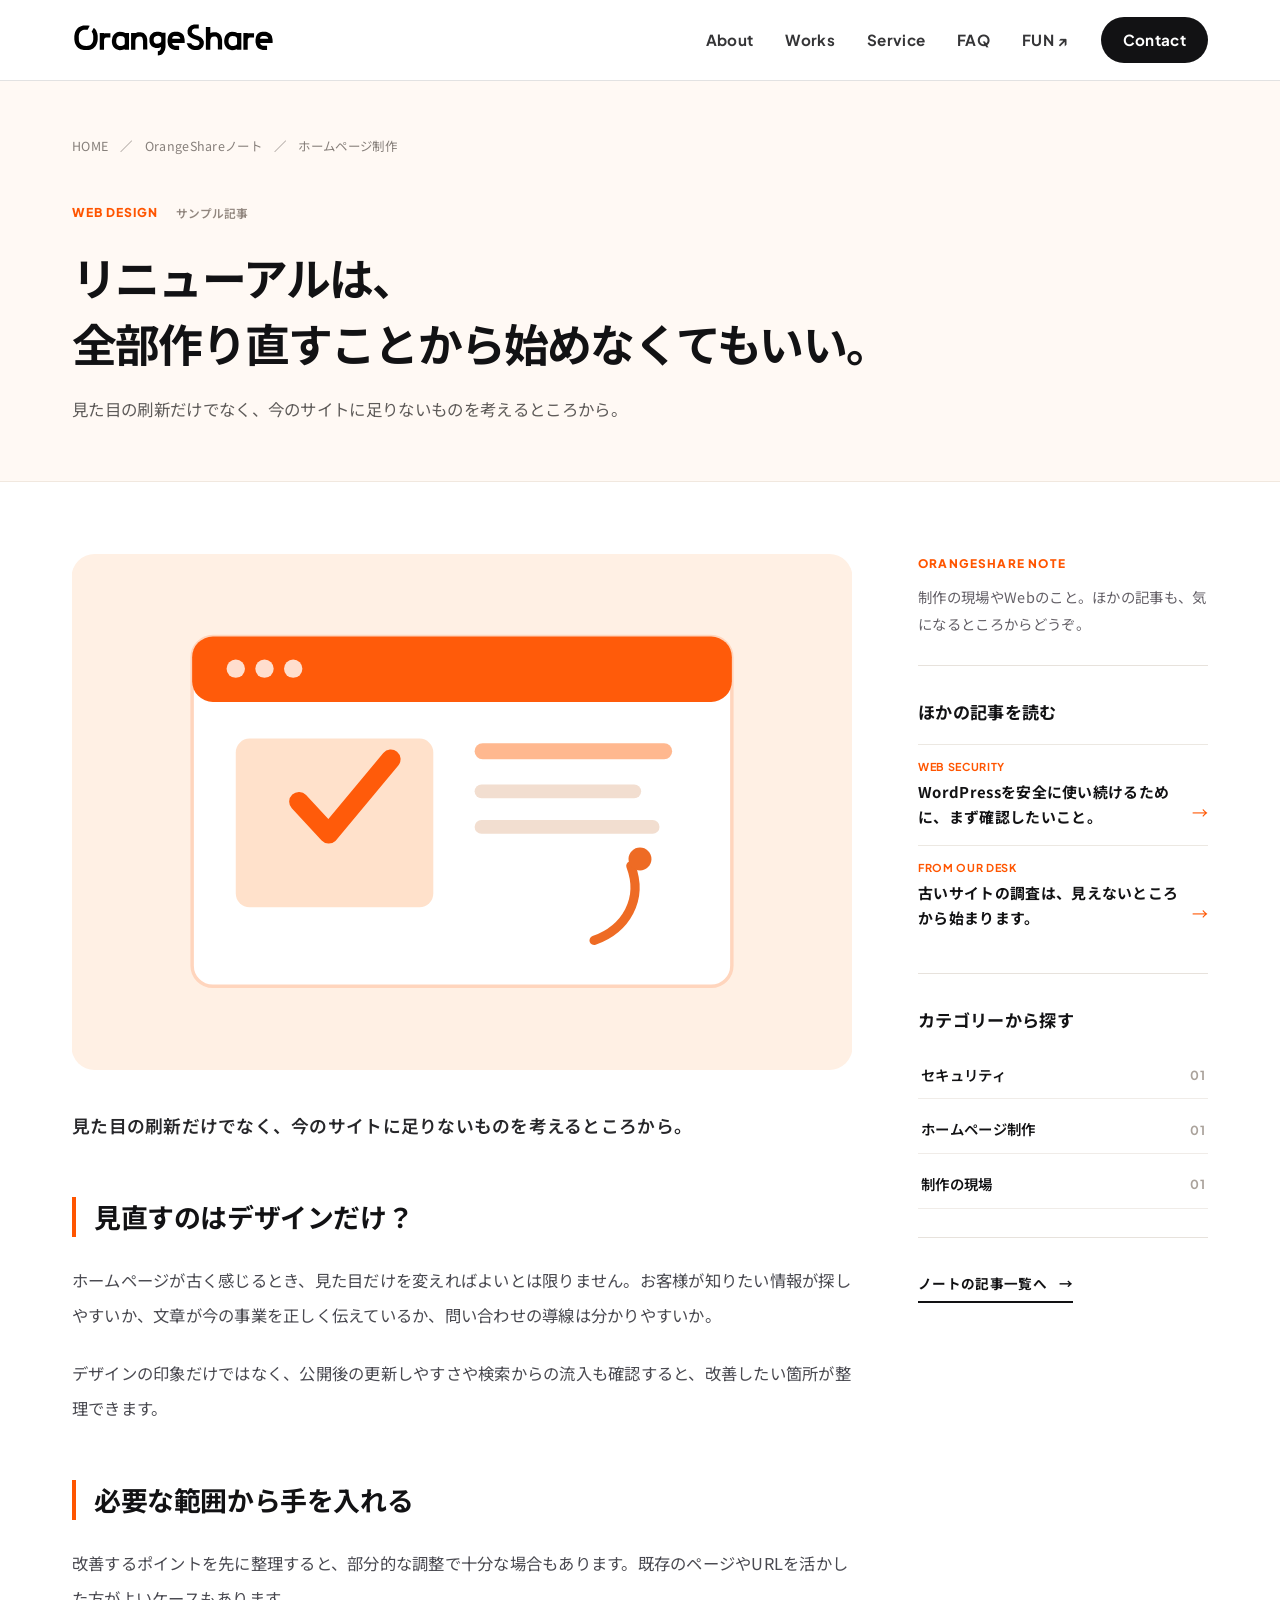
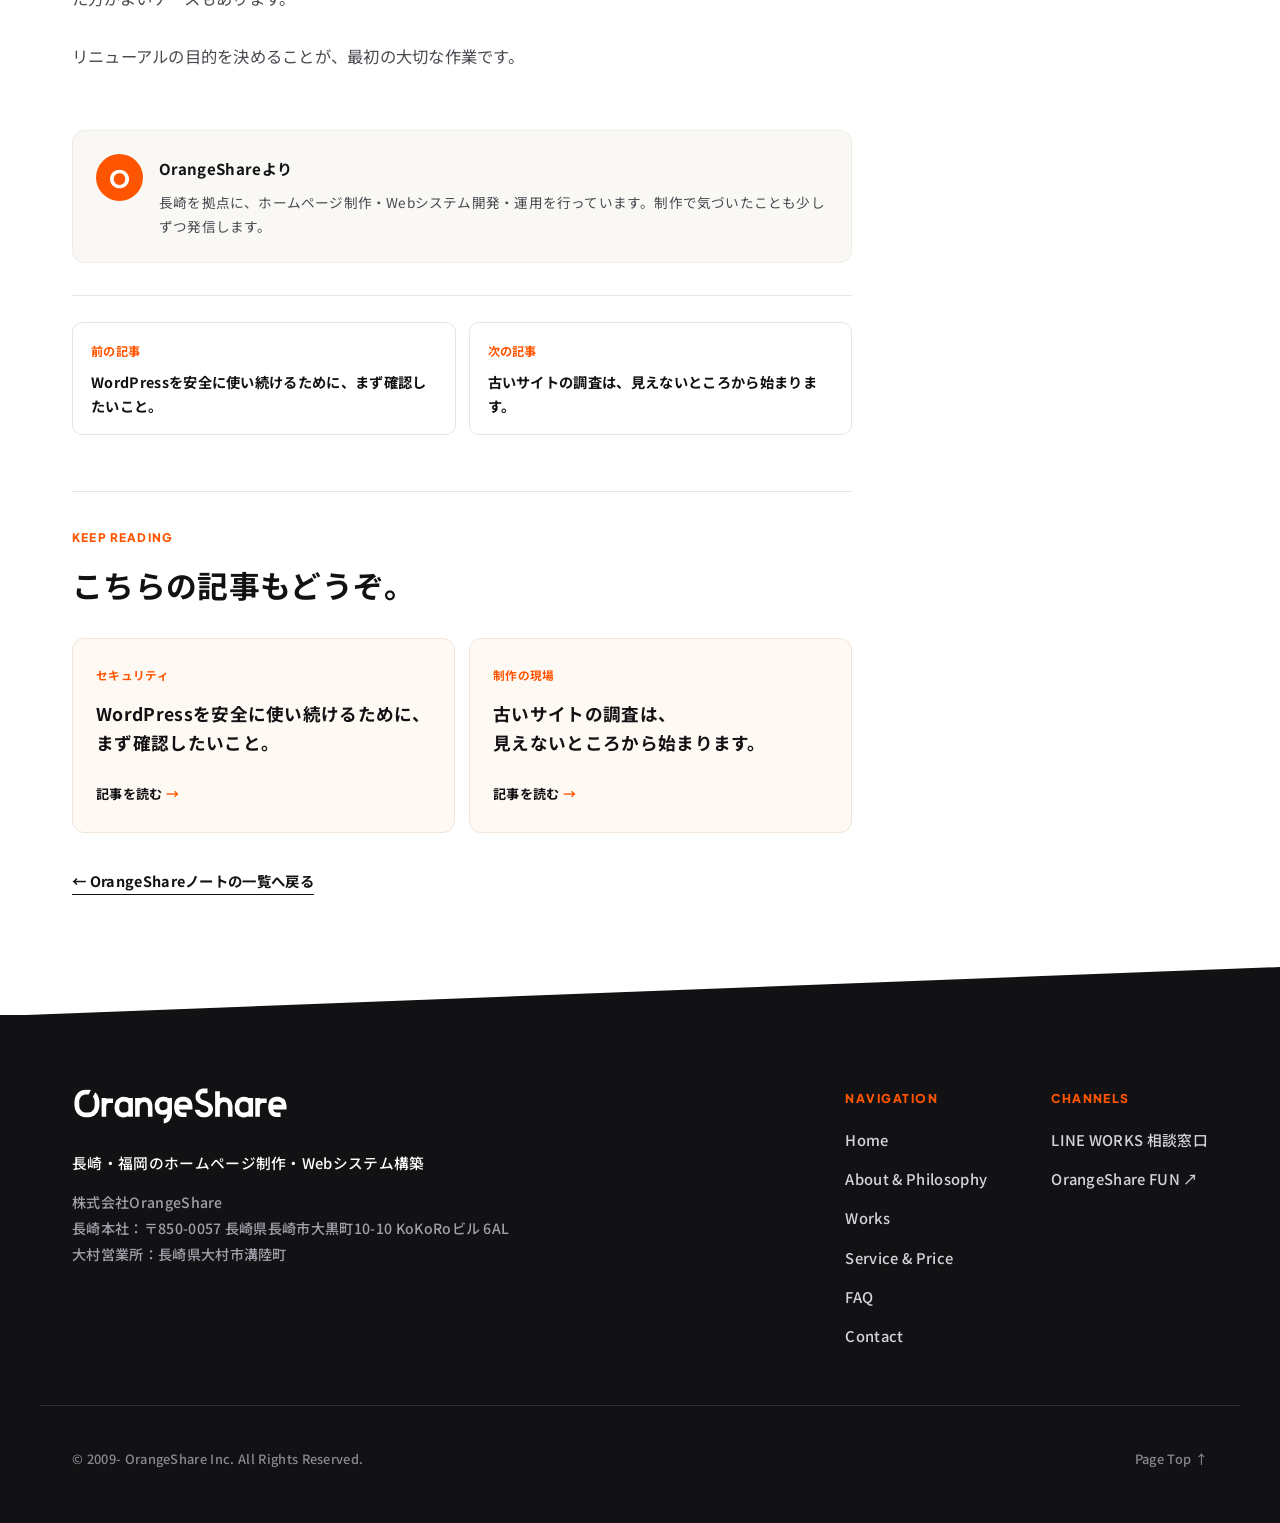
<file: note-renewal.html>
<!DOCTYPE html>
<html lang="ja">
<head>
  <meta name="robots" content="noindex,nofollow">
  <meta charset="UTF-8">
  <meta name="viewport" content="width=device-width, initial-scale=1.0">
  <title>リニューアルは、全部作り直すことから始めなくてもいい。｜OrangeShareノート</title>
  <meta name="description" content="見た目の刷新だけでなく、今のサイトに足りないものを考えるところから。">
  <link rel="preconnect" href="https://fonts.googleapis.com">
  <link rel="preconnect" href="https://fonts.gstatic.com" crossorigin>
  <link href="https://fonts.googleapis.com/css2?family=Noto+Sans+JP:wght@400;500;700;900&family=Plus+Jakarta+Sans:wght@500;600;700;800&display=swap" rel="stylesheet">
  <link rel="stylesheet" href="css/style.css?v=header20261124a">
</head>
<body>
  <header class="site-header" id="top">
    <div class="container header-inner">
      <a href="index.html" class="brand" aria-label="OrangeShare ホーム">
        <img class="brand-lockup brand-logotype" src="images/os-logotype-exact.svg" alt="OrangeShare" width="240" height="42">
      </a>
      <nav class="site-nav" aria-label="メインナビゲーション">
        <a href="about.html">About</a>
        <a href="works.html">Works</a>
        <a href="service.html">Service</a>
        <a href="faq.html">FAQ</a>
        <a href="https://fun.orangeshare.jp/" target="_blank" rel="noopener">FUN ↗</a>
        <a href="contact.html" class="btn-contact">Contact</a>
      </nav>
      <button class="menu-toggle" id="menuToggle" aria-label="メニューを開く" aria-expanded="false">
        <span></span><span></span>
      </button>
    </div>
    <div class="mobile-drawer" id="mobileDrawer">
      <a href="about.html">About — 代表の想い・実績背景</a>
      <a href="works.html">Works — 制作実績・導入事例</a>
      <a href="service.html">Service — サービス・料金プラン</a>
      <a href="faq.html">FAQ — よくあるご質問</a>
      <a href="https://fun.orangeshare.jp/" target="_blank" rel="noopener">FUN — OrangeShareの読みもの ↗</a>
      <a href="contact.html" class="drawer-cta">Contact — 無料相談・LINE WORKS</a>
    </div>
  </header>


<main>
  <div class="note-article-top">
    <div class="container">
      <nav class="note-breadcrumb" aria-label="パンくずリスト"><a href="index.html">HOME</a><span>／</span><a href="note.html">OrangeShareノート</a><span>／</span>ホームページ制作</nav>
      <span class="note-article-kind">WEB DESIGN<span>サンプル記事</span></span>
      <h1>リニューアルは、全部作り直すことから始めなくてもいい。</h1>
      <p class="note-article-excerpt">見た目の刷新だけでなく、今のサイトに足りないものを考えるところから。</p>
    </div>
  </div>
  <section class="note-article-section">
    <div class="container note-article-layout">
      <article class="note-article-content">
        <img class="note-article-cover" src="images/note-cover-demo.svg" alt="記事のテーマを表すサンプルイラスト" width="680" height="450">
        <p class="note-article-lead">見た目の刷新だけでなく、今のサイトに足りないものを考えるところから。</p>
        <h2>見直すのはデザインだけ？</h2><p>ホームページが古く感じるとき、見た目だけを変えればよいとは限りません。お客様が知りたい情報が探しやすいか、文章が今の事業を正しく伝えているか、問い合わせの導線は分かりやすいか。</p><p>デザインの印象だけではなく、公開後の更新しやすさや検索からの流入も確認すると、改善したい箇所が整理できます。</p>
<h2>必要な範囲から手を入れる</h2><p>改善するポイントを先に整理すると、部分的な調整で十分な場合もあります。既存のページやURLを活かした方がよいケースもあります。</p><p>リニューアルの目的を決めることが、最初の大切な作業です。</p>
        <div class="note-author-mini"><span class="note-author-avatar">O</span><div><strong>OrangeShareより</strong><p>長崎を拠点に、ホームページ制作・Webシステム開発・運用を行っています。制作で気づいたことも少しずつ発信します。</p></div></div>
        <div class="note-article-bottom-nav">
          <a href="note-wordpress-security.html"><small>前の記事</small><span>WordPressを安全に使い続けるために、まず確認したいこと。</span></a>
          <a href="note-site-audit.html"><small>次の記事</small><span>古いサイトの調査は、見えないところから始まります。</span></a>
        </div>
        <section class="note-related" aria-labelledby="related-heading">
          <span class="note-side-eyebrow">KEEP READING</span>
          <h2 id="related-heading">こちらの記事もどうぞ。</h2>
          <div class="note-related-grid"><a href="note-wordpress-security.html" class="note-related-card"><span class="note-related-tag">セキュリティ</span><h3>WordPressを安全に使い続けるために、まず確認したいこと。</h3><span class="note-related-next">記事を読む <span aria-hidden="true">→</span></span></a>
<a href="note-site-audit.html" class="note-related-card"><span class="note-related-tag">制作の現場</span><h3>古いサイトの調査は、見えないところから始まります。</h3><span class="note-related-next">記事を読む <span aria-hidden="true">→</span></span></a></div>
        </section>
        <a class="note-return-link" href="note.html">← OrangeShareノートの一覧へ戻る</a>
      </article>
      <aside class="note-article-sidebar" aria-label="関連記事とカテゴリー">
  <div class="note-sidebar-section note-sidebar-intro">
    <span class="note-side-eyebrow">ORANGESHARE NOTE</span>
    <p>制作の現場やWebのこと。ほかの記事も、気になるところからどうぞ。</p>
  </div>
  <div class="note-sidebar-section">
    <h2>ほかの記事を読む</h2>
    <div class="note-sidebar-links"><a href="note-wordpress-security.html"><span>WEB SECURITY</span><strong>WordPressを安全に使い続けるために、まず確認したいこと。</strong><em>→</em></a><a href="note-site-audit.html"><span>FROM OUR DESK</span><strong>古いサイトの調査は、見えないところから始まります。</strong><em>→</em></a></div>
  </div>
  <div class="note-sidebar-section">
    <h2>カテゴリーから探す</h2>
    <nav class="note-category-list" aria-label="ノートのカテゴリー">
 <a href="note.html#sample-1">セキュリティ <span>01</span></a>
 <a href="note.html#sample-2">ホームページ制作 <span>01</span></a>
 <a href="note.html#sample-3">制作の現場 <span>01</span></a>
</nav>
  </div>
  <a href="note.html" class="note-sidebar-all">ノートの記事一覧へ <span>→</span></a>
</aside>
    </div>
  </section>
</main>
  <footer class="site-footer">
    <div class="footer-curve" aria-hidden="true">
      <svg viewBox="0 0 1440 72" preserveAspectRatio="none">
        <path d="M0,72 L1440,0 L1440,72 Z" fill="#121214"></path>
      </svg>
    </div>
    <div class="container footer-top">
      <div class="footer-brand">
        <a href="index.html" class="brand brand-light">
          <img class="brand-lockup brand-logotype" src="images/os-logotype-exact.svg" alt="OrangeShare" width="240" height="42">
        </a>
        <p class="footer-tagline">長崎・福岡のホームページ制作・Webシステム構築</p>
        <p class="footer-office">
          株式会社OrangeShare<br>
          長崎本社：〒850-0057 長崎県長崎市大黒町10-10 KoKoRoビル 6AL<br>
          大村営業所：長崎県大村市溝陸町
        </p>
      </div>
      <div class="footer-nav-cols">
        <div class="f-col">
          <span class="f-label">NAVIGATION</span>
          <a href="index.html">Home</a>
          <a href="about.html">About &amp; Philosophy</a>
          <a href="works.html">Works</a>
          <a href="service.html">Service &amp; Price</a>
          <a href="faq.html">FAQ</a>
          <a href="contact.html">Contact</a>
        </div>
        <div class="f-col">
          <span class="f-label">CHANNELS</span>
          <a href="contact.html#lineworks">LINE WORKS 相談窓口</a>
          <a href="https://fun.orangeshare.jp/" target="_blank" rel="noopener">OrangeShare FUN ↗</a>
        </div>
      </div>
    </div>
    <div class="container footer-bottom">
      <p>&copy; 2009- OrangeShare Inc. All Rights Reserved.</p>
      <a href="#top" class="back-top">Page Top ↑</a>
    </div>
  </footer>


<script src="js/main.js?v=header20261124a"></script>
</body>
</html>
</file>
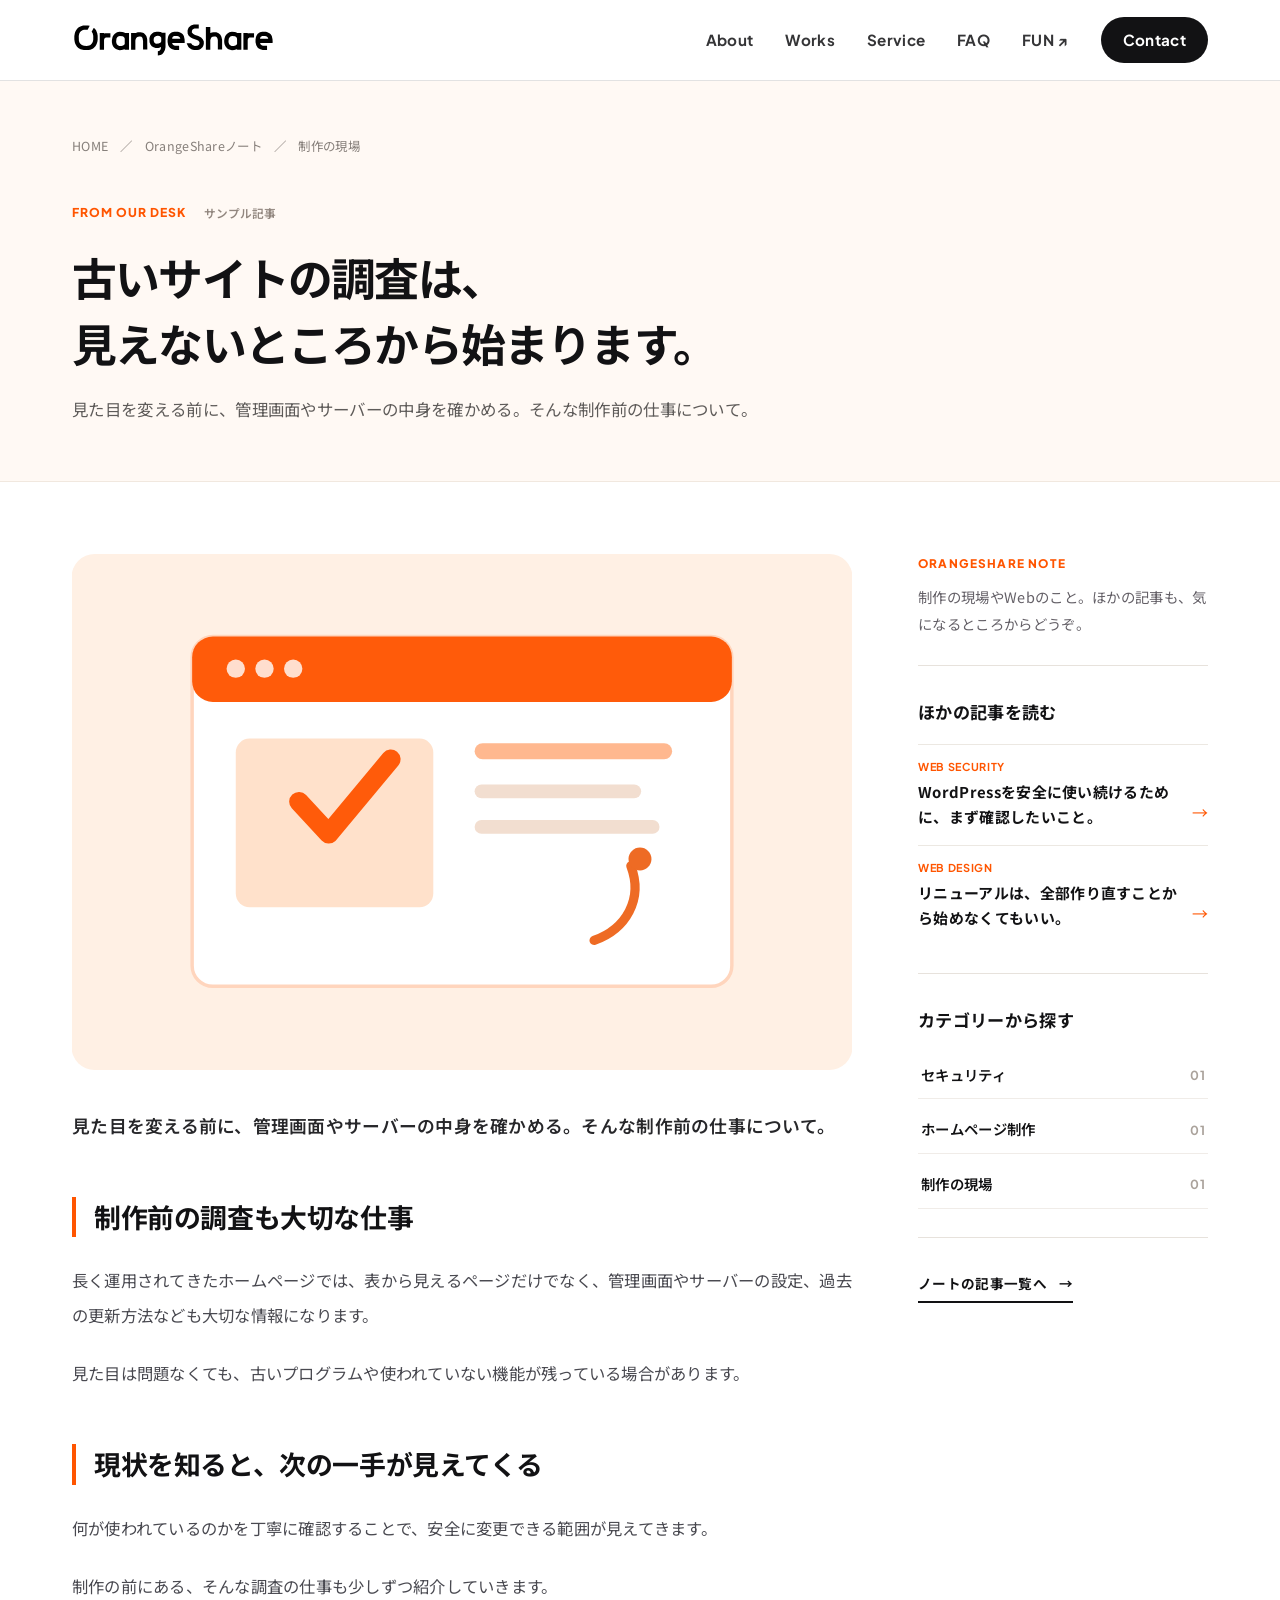
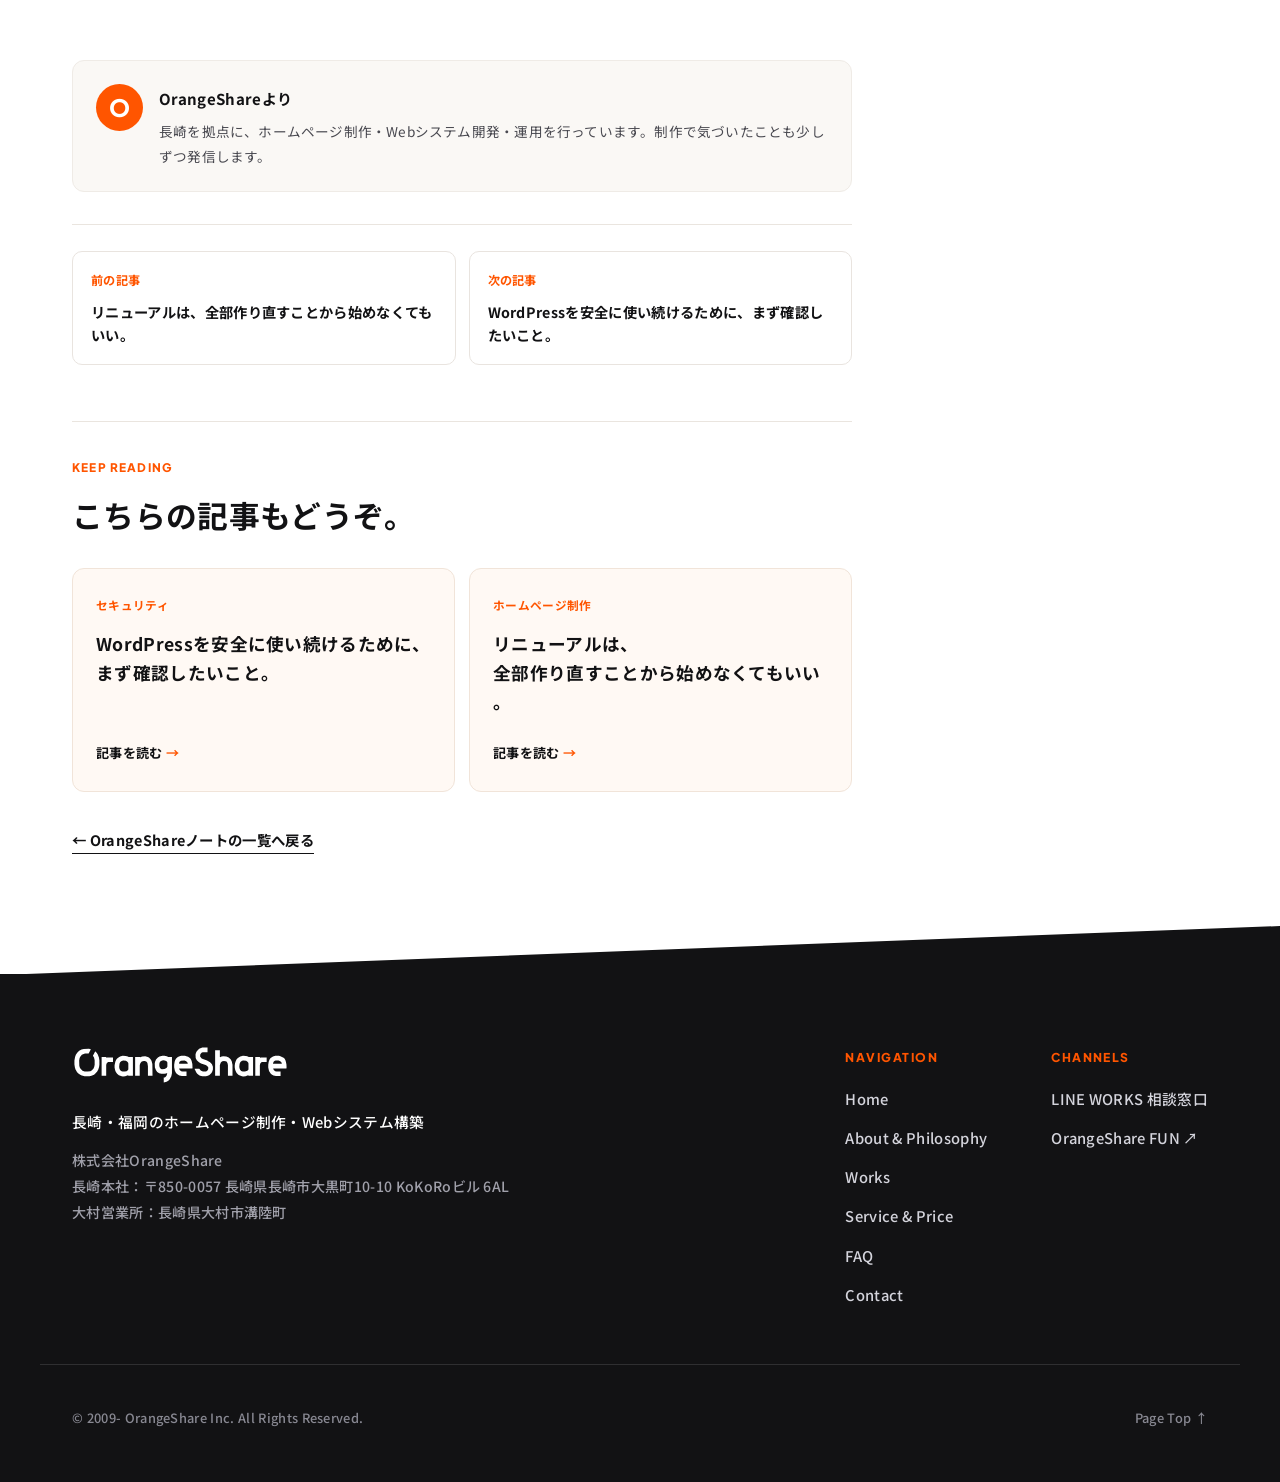
<file: note-site-audit.html>
<!DOCTYPE html>
<html lang="ja">
<head>
  <meta name="robots" content="noindex,nofollow">
  <meta charset="UTF-8">
  <meta name="viewport" content="width=device-width, initial-scale=1.0">
  <title>古いサイトの調査は、見えないところから始まります。｜OrangeShareノート</title>
  <meta name="description" content="見た目を変える前に、管理画面やサーバーの中身を確かめる。そんな制作前の仕事について。">
  <link rel="preconnect" href="https://fonts.googleapis.com">
  <link rel="preconnect" href="https://fonts.gstatic.com" crossorigin>
  <link href="https://fonts.googleapis.com/css2?family=Noto+Sans+JP:wght@400;500;700;900&family=Plus+Jakarta+Sans:wght@500;600;700;800&display=swap" rel="stylesheet">
  <link rel="stylesheet" href="css/style.css?v=header20261124a">
</head>
<body>
  <header class="site-header" id="top">
    <div class="container header-inner">
      <a href="index.html" class="brand" aria-label="OrangeShare ホーム">
        <img class="brand-lockup brand-logotype" src="images/os-logotype-exact.svg" alt="OrangeShare" width="240" height="42">
      </a>
      <nav class="site-nav" aria-label="メインナビゲーション">
        <a href="about.html">About</a>
        <a href="works.html">Works</a>
        <a href="service.html">Service</a>
        <a href="faq.html">FAQ</a>
        <a href="https://fun.orangeshare.jp/" target="_blank" rel="noopener">FUN ↗</a>
        <a href="contact.html" class="btn-contact">Contact</a>
      </nav>
      <button class="menu-toggle" id="menuToggle" aria-label="メニューを開く" aria-expanded="false">
        <span></span><span></span>
      </button>
    </div>
    <div class="mobile-drawer" id="mobileDrawer">
      <a href="about.html">About — 代表の想い・実績背景</a>
      <a href="works.html">Works — 制作実績・導入事例</a>
      <a href="service.html">Service — サービス・料金プラン</a>
      <a href="faq.html">FAQ — よくあるご質問</a>
      <a href="https://fun.orangeshare.jp/" target="_blank" rel="noopener">FUN — OrangeShareの読みもの ↗</a>
      <a href="contact.html" class="drawer-cta">Contact — 無料相談・LINE WORKS</a>
    </div>
  </header>


<main>
  <div class="note-article-top">
    <div class="container">
      <nav class="note-breadcrumb" aria-label="パンくずリスト"><a href="index.html">HOME</a><span>／</span><a href="note.html">OrangeShareノート</a><span>／</span>制作の現場</nav>
      <span class="note-article-kind">FROM OUR DESK<span>サンプル記事</span></span>
      <h1>古いサイトの調査は、見えないところから始まります。</h1>
      <p class="note-article-excerpt">見た目を変える前に、管理画面やサーバーの中身を確かめる。そんな制作前の仕事について。</p>
    </div>
  </div>
  <section class="note-article-section">
    <div class="container note-article-layout">
      <article class="note-article-content">
        <img class="note-article-cover" src="images/note-cover-demo.svg" alt="記事のテーマを表すサンプルイラスト" width="680" height="450">
        <p class="note-article-lead">見た目を変える前に、管理画面やサーバーの中身を確かめる。そんな制作前の仕事について。</p>
        <h2>制作前の調査も大切な仕事</h2><p>長く運用されてきたホームページでは、表から見えるページだけでなく、管理画面やサーバーの設定、過去の更新方法なども大切な情報になります。</p><p>見た目は問題なくても、古いプログラムや使われていない機能が残っている場合があります。</p>
<h2>現状を知ると、次の一手が見えてくる</h2><p>何が使われているのかを丁寧に確認することで、安全に変更できる範囲が見えてきます。</p><p>制作の前にある、そんな調査の仕事も少しずつ紹介していきます。</p>
        <div class="note-author-mini"><span class="note-author-avatar">O</span><div><strong>OrangeShareより</strong><p>長崎を拠点に、ホームページ制作・Webシステム開発・運用を行っています。制作で気づいたことも少しずつ発信します。</p></div></div>
        <div class="note-article-bottom-nav">
          <a href="note-renewal.html"><small>前の記事</small><span>リニューアルは、全部作り直すことから始めなくてもいい。</span></a>
          <a href="note-wordpress-security.html"><small>次の記事</small><span>WordPressを安全に使い続けるために、まず確認したいこと。</span></a>
        </div>
        <section class="note-related" aria-labelledby="related-heading">
          <span class="note-side-eyebrow">KEEP READING</span>
          <h2 id="related-heading">こちらの記事もどうぞ。</h2>
          <div class="note-related-grid"><a href="note-wordpress-security.html" class="note-related-card"><span class="note-related-tag">セキュリティ</span><h3>WordPressを安全に使い続けるために、まず確認したいこと。</h3><span class="note-related-next">記事を読む <span aria-hidden="true">→</span></span></a>
<a href="note-renewal.html" class="note-related-card"><span class="note-related-tag">ホームページ制作</span><h3>リニューアルは、全部作り直すことから始めなくてもいい。</h3><span class="note-related-next">記事を読む <span aria-hidden="true">→</span></span></a></div>
        </section>
        <a class="note-return-link" href="note.html">← OrangeShareノートの一覧へ戻る</a>
      </article>
      <aside class="note-article-sidebar" aria-label="関連記事とカテゴリー">
  <div class="note-sidebar-section note-sidebar-intro">
    <span class="note-side-eyebrow">ORANGESHARE NOTE</span>
    <p>制作の現場やWebのこと。ほかの記事も、気になるところからどうぞ。</p>
  </div>
  <div class="note-sidebar-section">
    <h2>ほかの記事を読む</h2>
    <div class="note-sidebar-links"><a href="note-wordpress-security.html"><span>WEB SECURITY</span><strong>WordPressを安全に使い続けるために、まず確認したいこと。</strong><em>→</em></a><a href="note-renewal.html"><span>WEB DESIGN</span><strong>リニューアルは、全部作り直すことから始めなくてもいい。</strong><em>→</em></a></div>
  </div>
  <div class="note-sidebar-section">
    <h2>カテゴリーから探す</h2>
    <nav class="note-category-list" aria-label="ノートのカテゴリー">
 <a href="note.html#sample-1">セキュリティ <span>01</span></a>
 <a href="note.html#sample-2">ホームページ制作 <span>01</span></a>
 <a href="note.html#sample-3">制作の現場 <span>01</span></a>
</nav>
  </div>
  <a href="note.html" class="note-sidebar-all">ノートの記事一覧へ <span>→</span></a>
</aside>
    </div>
  </section>
</main>
  <footer class="site-footer">
    <div class="footer-curve" aria-hidden="true">
      <svg viewBox="0 0 1440 72" preserveAspectRatio="none">
        <path d="M0,72 L1440,0 L1440,72 Z" fill="#121214"></path>
      </svg>
    </div>
    <div class="container footer-top">
      <div class="footer-brand">
        <a href="index.html" class="brand brand-light">
          <img class="brand-lockup brand-logotype" src="images/os-logotype-exact.svg" alt="OrangeShare" width="240" height="42">
        </a>
        <p class="footer-tagline">長崎・福岡のホームページ制作・Webシステム構築</p>
        <p class="footer-office">
          株式会社OrangeShare<br>
          長崎本社：〒850-0057 長崎県長崎市大黒町10-10 KoKoRoビル 6AL<br>
          大村営業所：長崎県大村市溝陸町
        </p>
      </div>
      <div class="footer-nav-cols">
        <div class="f-col">
          <span class="f-label">NAVIGATION</span>
          <a href="index.html">Home</a>
          <a href="about.html">About &amp; Philosophy</a>
          <a href="works.html">Works</a>
          <a href="service.html">Service &amp; Price</a>
          <a href="faq.html">FAQ</a>
          <a href="contact.html">Contact</a>
        </div>
        <div class="f-col">
          <span class="f-label">CHANNELS</span>
          <a href="contact.html#lineworks">LINE WORKS 相談窓口</a>
          <a href="https://fun.orangeshare.jp/" target="_blank" rel="noopener">OrangeShare FUN ↗</a>
        </div>
      </div>
    </div>
    <div class="container footer-bottom">
      <p>&copy; 2009- OrangeShare Inc. All Rights Reserved.</p>
      <a href="#top" class="back-top">Page Top ↑</a>
    </div>
  </footer>


<script src="js/main.js?v=header20261124a"></script>
</body>
</html>
</file>
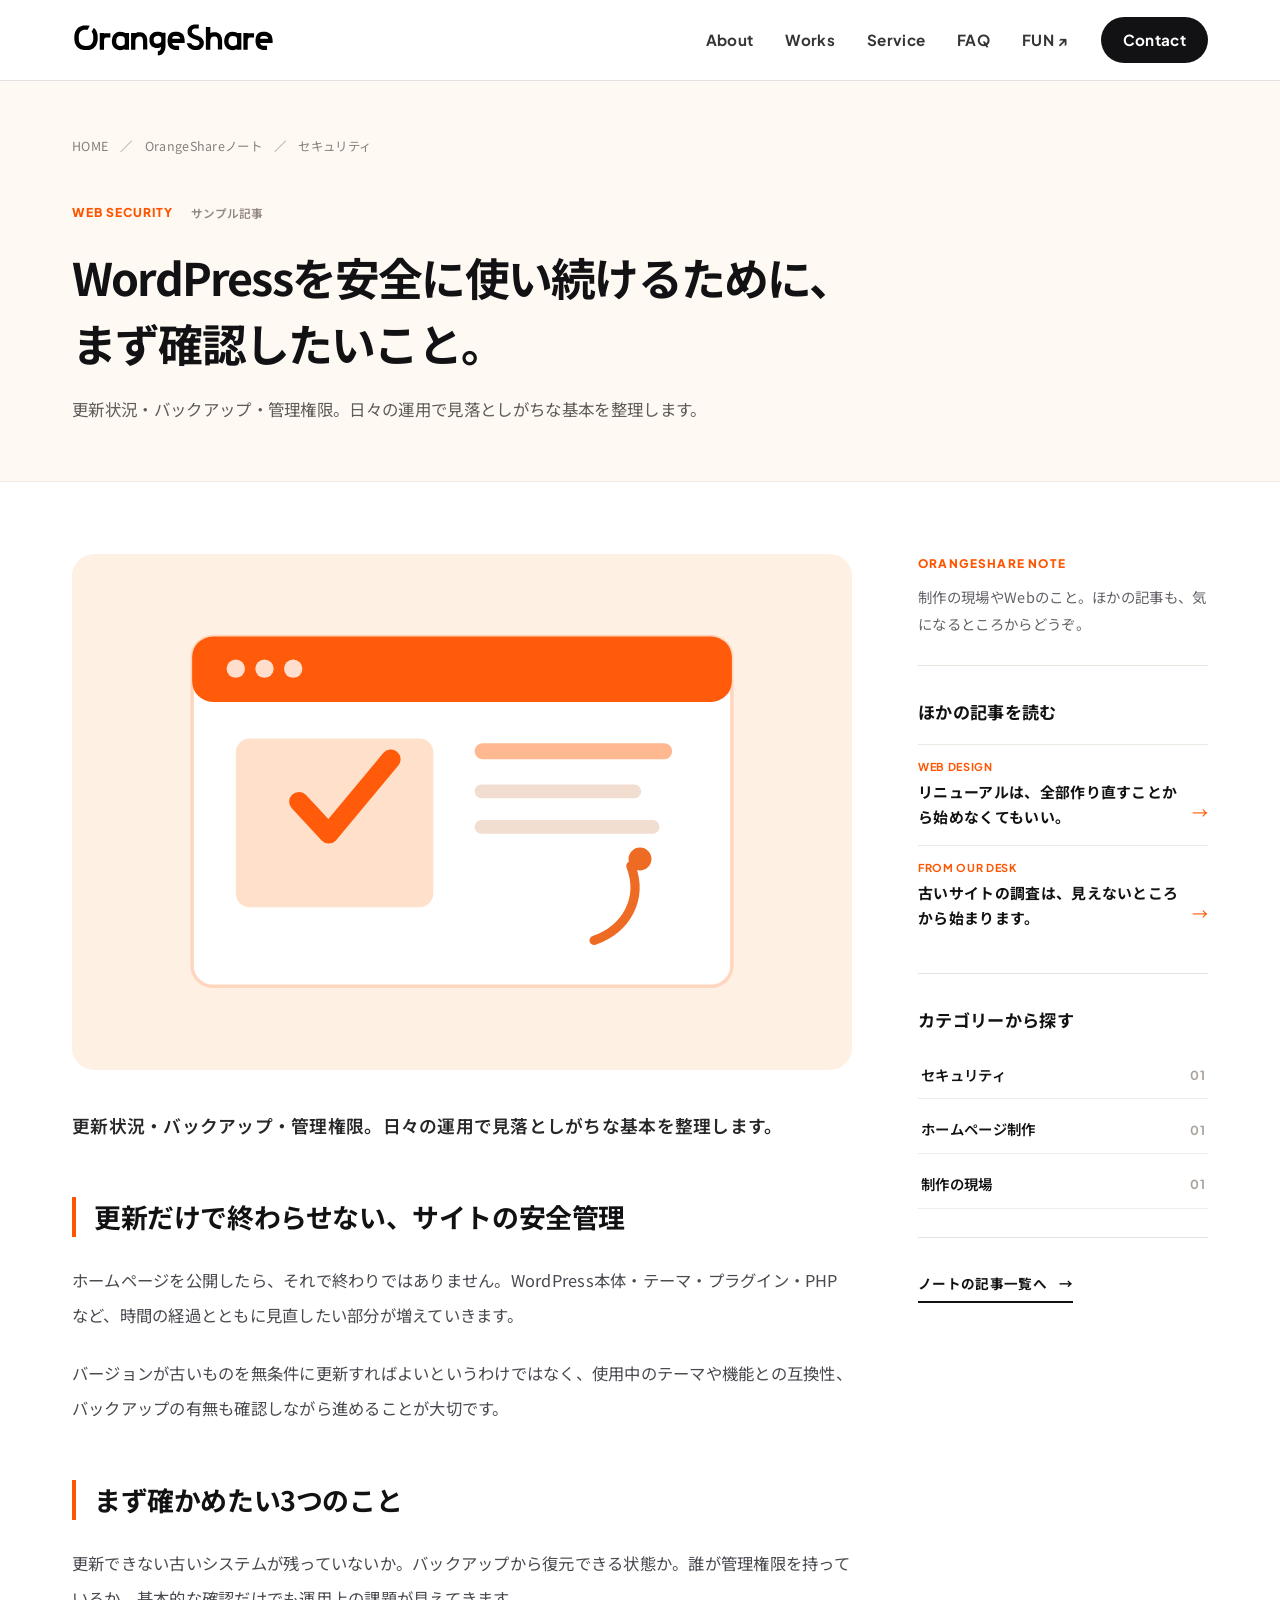
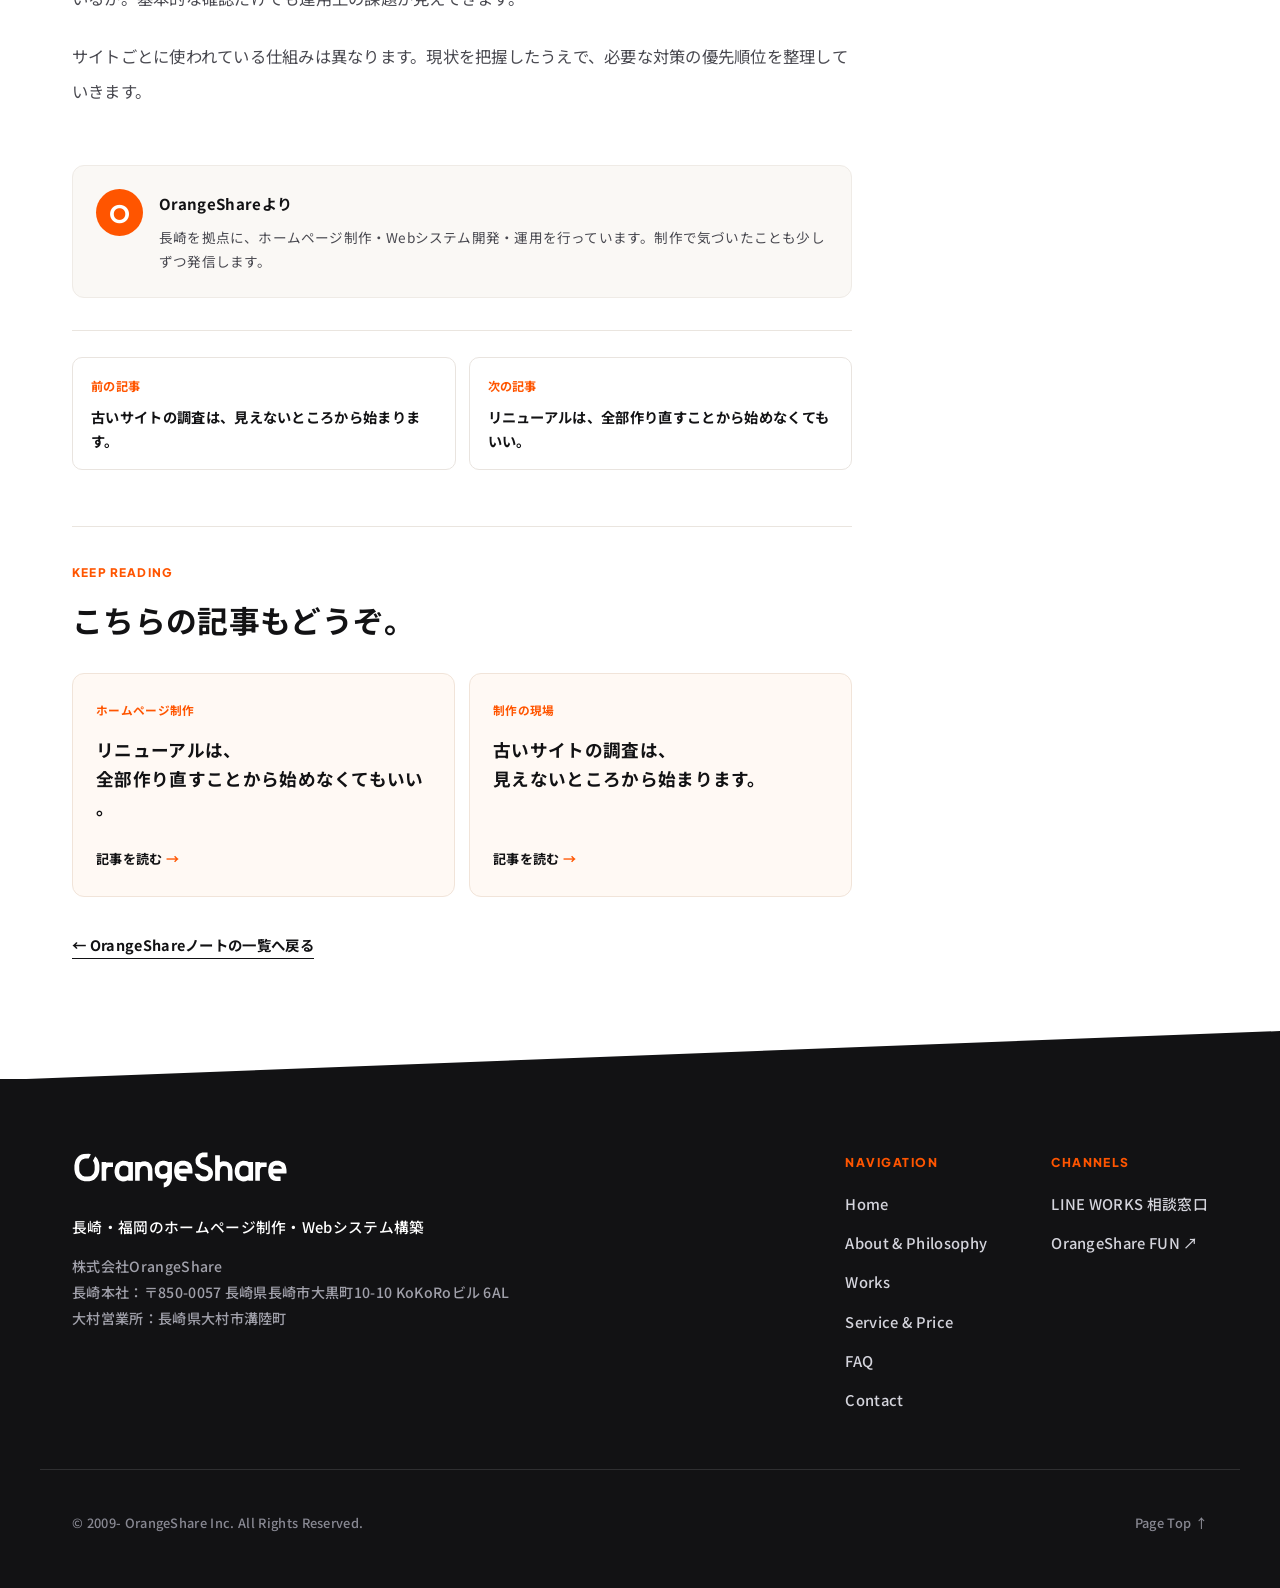
<file: note-wordpress-security.html>
<!DOCTYPE html>
<html lang="ja">
<head>
  <meta name="robots" content="noindex,nofollow">
  <meta charset="UTF-8">
  <meta name="viewport" content="width=device-width, initial-scale=1.0">
  <title>WordPressを安全に使い続けるために、まず確認したいこと。｜OrangeShareノート</title>
  <meta name="description" content="更新状況・バックアップ・管理権限。日々の運用で見落としがちな基本を整理します。">
  <link rel="preconnect" href="https://fonts.googleapis.com">
  <link rel="preconnect" href="https://fonts.gstatic.com" crossorigin>
  <link href="https://fonts.googleapis.com/css2?family=Noto+Sans+JP:wght@400;500;700;900&family=Plus+Jakarta+Sans:wght@500;600;700;800&display=swap" rel="stylesheet">
  <link rel="stylesheet" href="css/style.css?v=header20261124a">
</head>
<body>
  <header class="site-header" id="top">
    <div class="container header-inner">
      <a href="index.html" class="brand" aria-label="OrangeShare ホーム">
        <img class="brand-lockup brand-logotype" src="images/os-logotype-exact.svg" alt="OrangeShare" width="240" height="42">
      </a>
      <nav class="site-nav" aria-label="メインナビゲーション">
        <a href="about.html">About</a>
        <a href="works.html">Works</a>
        <a href="service.html">Service</a>
        <a href="faq.html">FAQ</a>
        <a href="https://fun.orangeshare.jp/" target="_blank" rel="noopener">FUN ↗</a>
        <a href="contact.html" class="btn-contact">Contact</a>
      </nav>
      <button class="menu-toggle" id="menuToggle" aria-label="メニューを開く" aria-expanded="false">
        <span></span><span></span>
      </button>
    </div>
    <div class="mobile-drawer" id="mobileDrawer">
      <a href="about.html">About — 代表の想い・実績背景</a>
      <a href="works.html">Works — 制作実績・導入事例</a>
      <a href="service.html">Service — サービス・料金プラン</a>
      <a href="faq.html">FAQ — よくあるご質問</a>
      <a href="https://fun.orangeshare.jp/" target="_blank" rel="noopener">FUN — OrangeShareの読みもの ↗</a>
      <a href="contact.html" class="drawer-cta">Contact — 無料相談・LINE WORKS</a>
    </div>
  </header>


<main>
  <div class="note-article-top">
    <div class="container">
      <nav class="note-breadcrumb" aria-label="パンくずリスト"><a href="index.html">HOME</a><span>／</span><a href="note.html">OrangeShareノート</a><span>／</span>セキュリティ</nav>
      <span class="note-article-kind">WEB SECURITY<span>サンプル記事</span></span>
      <h1>WordPressを安全に使い続けるために、まず確認したいこと。</h1>
      <p class="note-article-excerpt">更新状況・バックアップ・管理権限。日々の運用で見落としがちな基本を整理します。</p>
    </div>
  </div>
  <section class="note-article-section">
    <div class="container note-article-layout">
      <article class="note-article-content">
        <img class="note-article-cover" src="images/note-cover-demo.svg" alt="記事のテーマを表すサンプルイラスト" width="680" height="450">
        <p class="note-article-lead">更新状況・バックアップ・管理権限。日々の運用で見落としがちな基本を整理します。</p>
        <h2>更新だけで終わらせない、サイトの安全管理</h2><p>ホームページを公開したら、それで終わりではありません。WordPress本体・テーマ・プラグイン・PHPなど、時間の経過とともに見直したい部分が増えていきます。</p><p>バージョンが古いものを無条件に更新すればよいというわけではなく、使用中のテーマや機能との互換性、バックアップの有無も確認しながら進めることが大切です。</p>
<h2>まず確かめたい3つのこと</h2><p>更新できない古いシステムが残っていないか。バックアップから復元できる状態か。誰が管理権限を持っているか。基本的な確認だけでも運用上の課題が見えてきます。</p><p>サイトごとに使われている仕組みは異なります。現状を把握したうえで、必要な対策の優先順位を整理していきます。</p>
        <div class="note-author-mini"><span class="note-author-avatar">O</span><div><strong>OrangeShareより</strong><p>長崎を拠点に、ホームページ制作・Webシステム開発・運用を行っています。制作で気づいたことも少しずつ発信します。</p></div></div>
        <div class="note-article-bottom-nav">
          <a href="note-site-audit.html"><small>前の記事</small><span>古いサイトの調査は、見えないところから始まります。</span></a>
          <a href="note-renewal.html"><small>次の記事</small><span>リニューアルは、全部作り直すことから始めなくてもいい。</span></a>
        </div>
        <section class="note-related" aria-labelledby="related-heading">
          <span class="note-side-eyebrow">KEEP READING</span>
          <h2 id="related-heading">こちらの記事もどうぞ。</h2>
          <div class="note-related-grid"><a href="note-renewal.html" class="note-related-card"><span class="note-related-tag">ホームページ制作</span><h3>リニューアルは、全部作り直すことから始めなくてもいい。</h3><span class="note-related-next">記事を読む <span aria-hidden="true">→</span></span></a>
<a href="note-site-audit.html" class="note-related-card"><span class="note-related-tag">制作の現場</span><h3>古いサイトの調査は、見えないところから始まります。</h3><span class="note-related-next">記事を読む <span aria-hidden="true">→</span></span></a></div>
        </section>
        <a class="note-return-link" href="note.html">← OrangeShareノートの一覧へ戻る</a>
      </article>
      <aside class="note-article-sidebar" aria-label="関連記事とカテゴリー">
  <div class="note-sidebar-section note-sidebar-intro">
    <span class="note-side-eyebrow">ORANGESHARE NOTE</span>
    <p>制作の現場やWebのこと。ほかの記事も、気になるところからどうぞ。</p>
  </div>
  <div class="note-sidebar-section">
    <h2>ほかの記事を読む</h2>
    <div class="note-sidebar-links"><a href="note-renewal.html"><span>WEB DESIGN</span><strong>リニューアルは、全部作り直すことから始めなくてもいい。</strong><em>→</em></a><a href="note-site-audit.html"><span>FROM OUR DESK</span><strong>古いサイトの調査は、見えないところから始まります。</strong><em>→</em></a></div>
  </div>
  <div class="note-sidebar-section">
    <h2>カテゴリーから探す</h2>
    <nav class="note-category-list" aria-label="ノートのカテゴリー">
 <a href="note.html#sample-1">セキュリティ <span>01</span></a>
 <a href="note.html#sample-2">ホームページ制作 <span>01</span></a>
 <a href="note.html#sample-3">制作の現場 <span>01</span></a>
</nav>
  </div>
  <a href="note.html" class="note-sidebar-all">ノートの記事一覧へ <span>→</span></a>
</aside>
    </div>
  </section>
</main>
  <footer class="site-footer">
    <div class="footer-curve" aria-hidden="true">
      <svg viewBox="0 0 1440 72" preserveAspectRatio="none">
        <path d="M0,72 L1440,0 L1440,72 Z" fill="#121214"></path>
      </svg>
    </div>
    <div class="container footer-top">
      <div class="footer-brand">
        <a href="index.html" class="brand brand-light">
          <img class="brand-lockup brand-logotype" src="images/os-logotype-exact.svg" alt="OrangeShare" width="240" height="42">
        </a>
        <p class="footer-tagline">長崎・福岡のホームページ制作・Webシステム構築</p>
        <p class="footer-office">
          株式会社OrangeShare<br>
          長崎本社：〒850-0057 長崎県長崎市大黒町10-10 KoKoRoビル 6AL<br>
          大村営業所：長崎県大村市溝陸町
        </p>
      </div>
      <div class="footer-nav-cols">
        <div class="f-col">
          <span class="f-label">NAVIGATION</span>
          <a href="index.html">Home</a>
          <a href="about.html">About &amp; Philosophy</a>
          <a href="works.html">Works</a>
          <a href="service.html">Service &amp; Price</a>
          <a href="faq.html">FAQ</a>
          <a href="contact.html">Contact</a>
        </div>
        <div class="f-col">
          <span class="f-label">CHANNELS</span>
          <a href="contact.html#lineworks">LINE WORKS 相談窓口</a>
          <a href="https://fun.orangeshare.jp/" target="_blank" rel="noopener">OrangeShare FUN ↗</a>
        </div>
      </div>
    </div>
    <div class="container footer-bottom">
      <p>&copy; 2009- OrangeShare Inc. All Rights Reserved.</p>
      <a href="#top" class="back-top">Page Top ↑</a>
    </div>
  </footer>


<script src="js/main.js?v=header20261124a"></script>
</body>
</html>
</file>
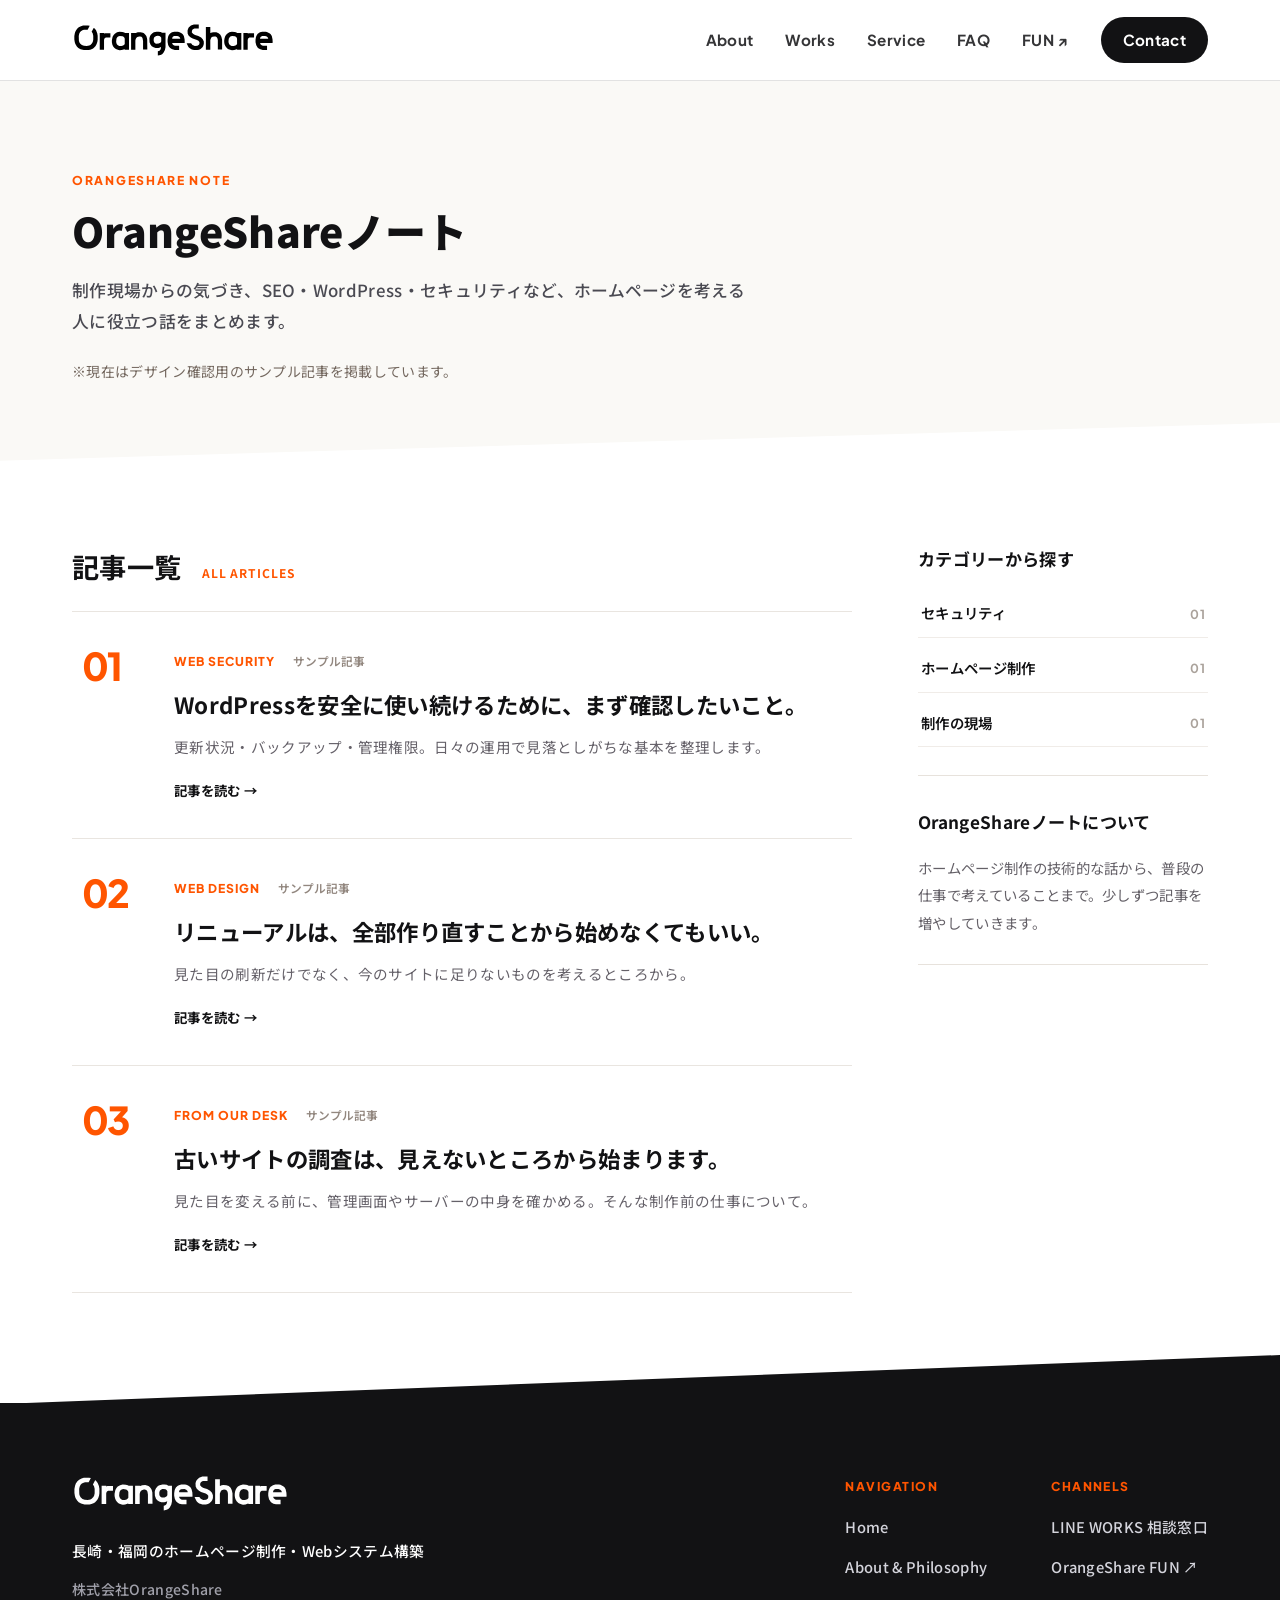
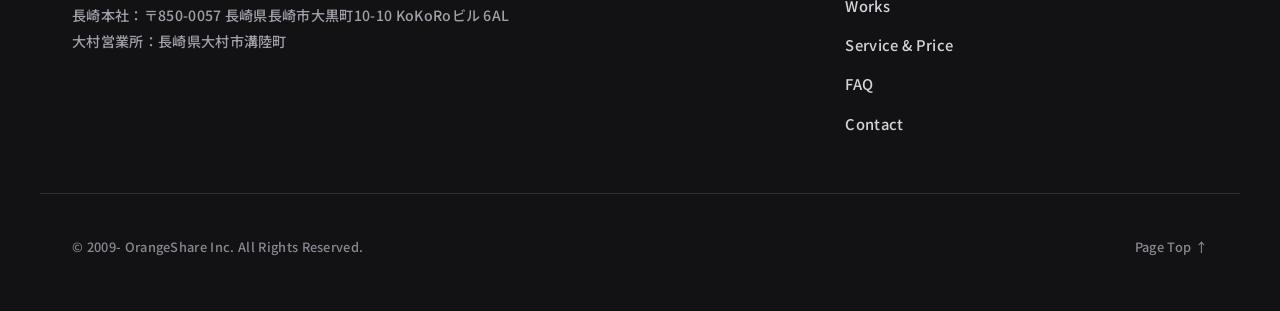
<file: note.html>
<!DOCTYPE html>
<html lang="ja">
<head>
  <meta name="robots" content="noindex,nofollow">
  <meta charset="UTF-8">
  <meta name="viewport" content="width=device-width, initial-scale=1.0">
  <title>記事一覧｜OrangeShareノート</title>
  <meta name="description" content="ホームページ制作や現場の情報をまとめたOrangeShareノート。">
  <link rel="preconnect" href="https://fonts.googleapis.com">
  <link rel="preconnect" href="https://fonts.gstatic.com" crossorigin>
  <link href="https://fonts.googleapis.com/css2?family=Noto+Sans+JP:wght@400;500;700;900&family=Plus+Jakarta+Sans:wght@500;600;700;800&display=swap" rel="stylesheet">
  <link rel="stylesheet" href="css/style.css?v=header20261124a">
</head>
<body>
  <header class="site-header" id="top">
    <div class="container header-inner">
      <a href="index.html" class="brand" aria-label="OrangeShare ホーム">
        <img class="brand-lockup brand-logotype" src="images/os-logotype-exact.svg" alt="OrangeShare" width="240" height="42">
      </a>
      <nav class="site-nav" aria-label="メインナビゲーション">
        <a href="about.html">About</a>
        <a href="works.html">Works</a>
        <a href="service.html">Service</a>
        <a href="faq.html">FAQ</a>
        <a href="https://fun.orangeshare.jp/" target="_blank" rel="noopener">FUN ↗</a>
        <a href="contact.html" class="btn-contact">Contact</a>
      </nav>
      <button class="menu-toggle" id="menuToggle" aria-label="メニューを開く" aria-expanded="false">
        <span></span><span></span>
      </button>
    </div>
    <div class="mobile-drawer" id="mobileDrawer">
      <a href="about.html">About — 代表の想い・実績背景</a>
      <a href="works.html">Works — 制作実績・導入事例</a>
      <a href="service.html">Service — サービス・料金プラン</a>
      <a href="faq.html">FAQ — よくあるご質問</a>
      <a href="https://fun.orangeshare.jp/" target="_blank" rel="noopener">FUN — OrangeShareの読みもの ↗</a>
      <a href="contact.html" class="drawer-cta">Contact — 無料相談・LINE WORKS</a>
    </div>
  </header>


<main>
  <section class="page-hero note-index-hero">
    <div class="container">
      <span class="sec-kicker">ORANGESHARE NOTE</span>
      <h1 class="page-title">OrangeShareノート</h1>
      <p class="page-lead">制作現場からの気づき、SEO・WordPress・セキュリティなど、ホームページを考える人に役立つ話をまとめます。</p>
      <p class="note-preview-disclaimer">※現在はデザイン確認用のサンプル記事を掲載しています。</p>
    </div>
  </section>
  <section class="section note-index-section">
    <div class="container note-index-layout">
      <div class="note-index-main">
        <h2 class="note-index-section-title">記事一覧 <span>ALL ARTICLES</span></h2>
        <article class="note-index-card" id="sample-1">
          <a href="note-wordpress-security.html" class="note-index-card-link">
            <span class="note-index-number">01</span>
            <div><span class="note-article-kind">WEB SECURITY <small>サンプル記事</small></span>
            <h3>WordPressを安全に使い続けるために、まず確認したいこと。</h3><p>更新状況・バックアップ・管理権限。日々の運用で見落としがちな基本を整理します。</p><span class="note-index-more">記事を読む <span aria-hidden="true">→</span></span></div>
          </a>
        </article><article class="note-index-card" id="sample-2">
          <a href="note-renewal.html" class="note-index-card-link">
            <span class="note-index-number">02</span>
            <div><span class="note-article-kind">WEB DESIGN <small>サンプル記事</small></span>
            <h3>リニューアルは、全部作り直すことから始めなくてもいい。</h3><p>見た目の刷新だけでなく、今のサイトに足りないものを考えるところから。</p><span class="note-index-more">記事を読む <span aria-hidden="true">→</span></span></div>
          </a>
        </article><article class="note-index-card" id="sample-3">
          <a href="note-site-audit.html" class="note-index-card-link">
            <span class="note-index-number">03</span>
            <div><span class="note-article-kind">FROM OUR DESK <small>サンプル記事</small></span>
            <h3>古いサイトの調査は、見えないところから始まります。</h3><p>見た目を変える前に、管理画面やサーバーの中身を確かめる。そんな制作前の仕事について。</p><span class="note-index-more">記事を読む <span aria-hidden="true">→</span></span></div>
          </a>
        </article>
      </div>
      <aside class="note-article-sidebar" aria-label="記事カテゴリー">
        <div class="note-sidebar-section">
          <h2>カテゴリーから探す</h2><nav class="note-category-list" aria-label="ノートのカテゴリー">
 <a href="note.html#sample-1">セキュリティ <span>01</span></a>
 <a href="note.html#sample-2">ホームページ制作 <span>01</span></a>
 <a href="note.html#sample-3">制作の現場 <span>01</span></a>
</nav>
        </div>
        <div class="note-sidebar-section">
          <h2>OrangeShareノートについて</h2><p>ホームページ制作の技術的な話から、普段の仕事で考えていることまで。少しずつ記事を増やしていきます。</p>
        </div>
      </aside>
    </div>
  </section>
</main>
  <footer class="site-footer">
    <div class="footer-curve" aria-hidden="true">
      <svg viewBox="0 0 1440 72" preserveAspectRatio="none">
        <path d="M0,72 L1440,0 L1440,72 Z" fill="#121214"></path>
      </svg>
    </div>
    <div class="container footer-top">
      <div class="footer-brand">
        <a href="index.html" class="brand brand-light">
          <img class="brand-lockup brand-logotype" src="images/os-logotype-exact.svg" alt="OrangeShare" width="240" height="42">
        </a>
        <p class="footer-tagline">長崎・福岡のホームページ制作・Webシステム構築</p>
        <p class="footer-office">
          株式会社OrangeShare<br>
          長崎本社：〒850-0057 長崎県長崎市大黒町10-10 KoKoRoビル 6AL<br>
          大村営業所：長崎県大村市溝陸町
        </p>
      </div>
      <div class="footer-nav-cols">
        <div class="f-col">
          <span class="f-label">NAVIGATION</span>
          <a href="index.html">Home</a>
          <a href="about.html">About &amp; Philosophy</a>
          <a href="works.html">Works</a>
          <a href="service.html">Service &amp; Price</a>
          <a href="faq.html">FAQ</a>
          <a href="contact.html">Contact</a>
        </div>
        <div class="f-col">
          <span class="f-label">CHANNELS</span>
          <a href="contact.html#lineworks">LINE WORKS 相談窓口</a>
          <a href="https://fun.orangeshare.jp/" target="_blank" rel="noopener">OrangeShare FUN ↗</a>
        </div>
      </div>
    </div>
    <div class="container footer-bottom">
      <p>&copy; 2009- OrangeShare Inc. All Rights Reserved.</p>
      <a href="#top" class="back-top">Page Top ↑</a>
    </div>
  </footer>


<script src="js/main.js?v=header20261124a"></script>
</body>
</html>
</file>
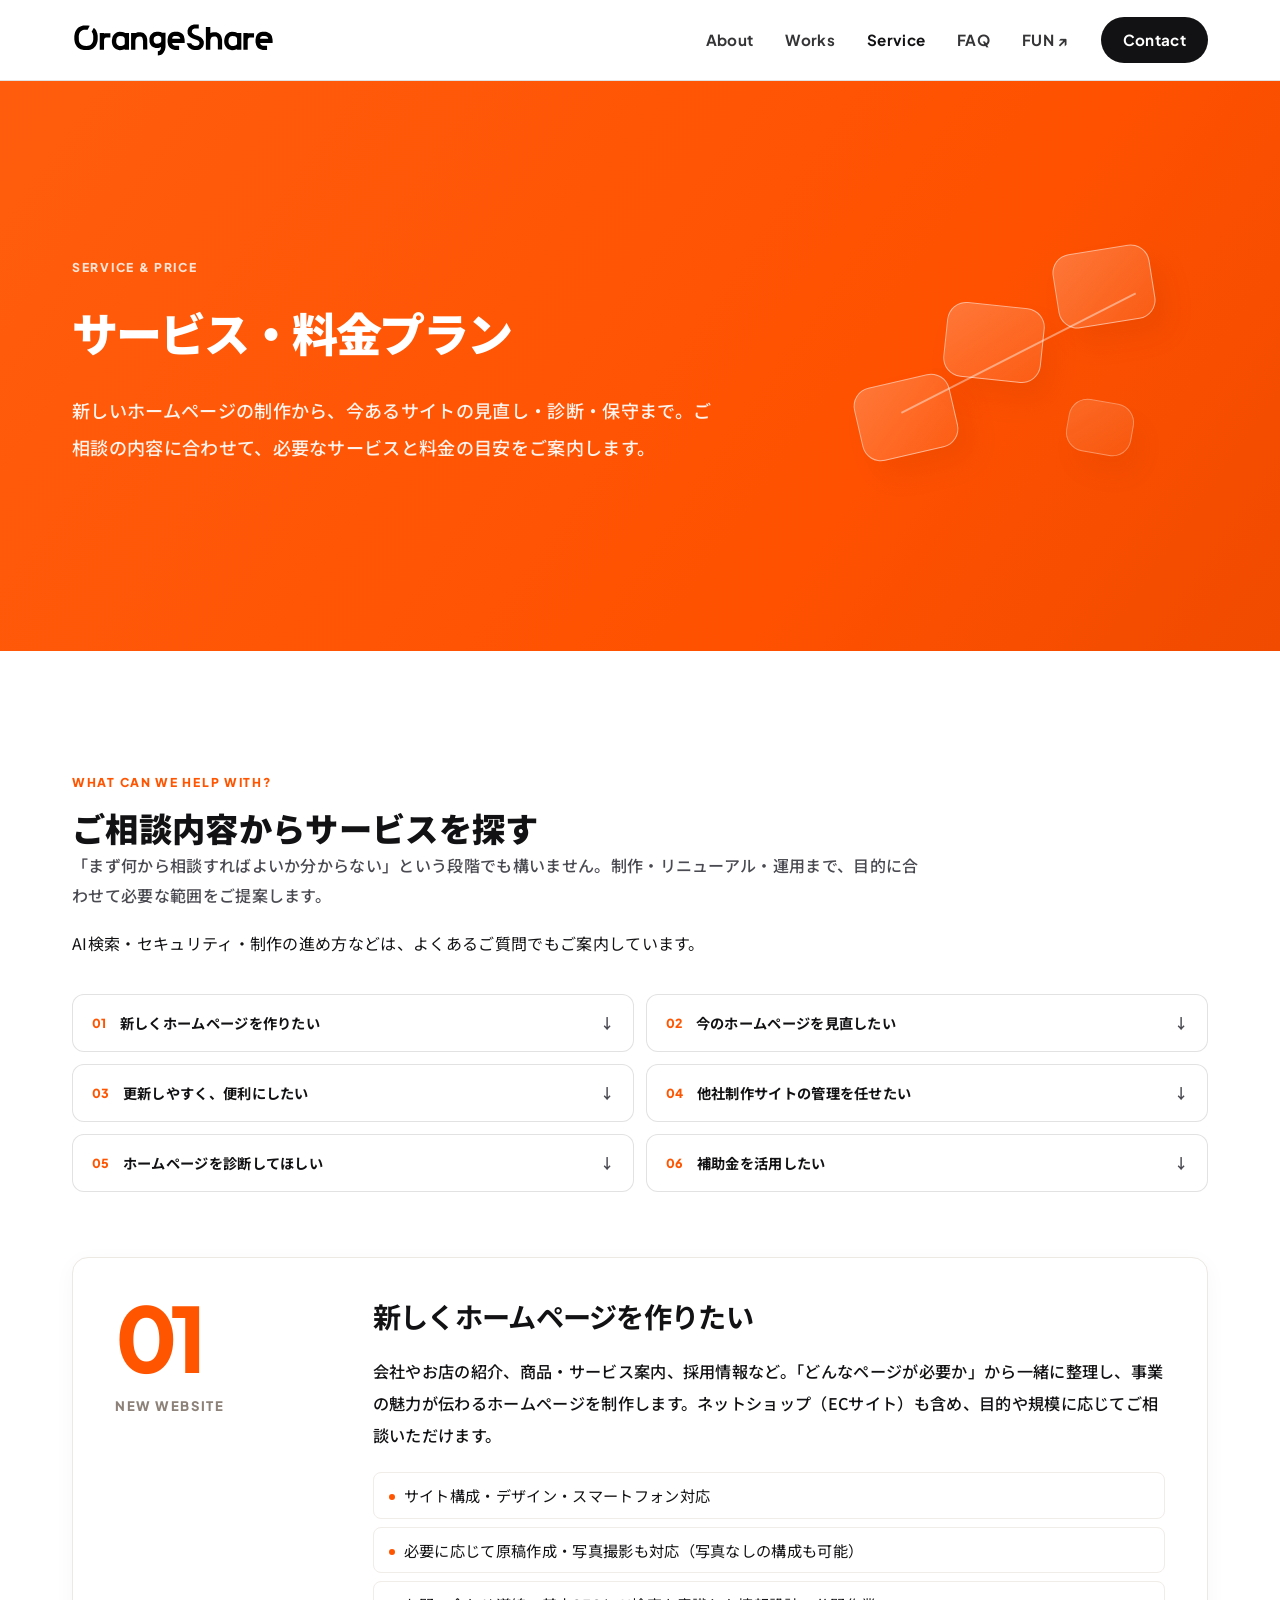
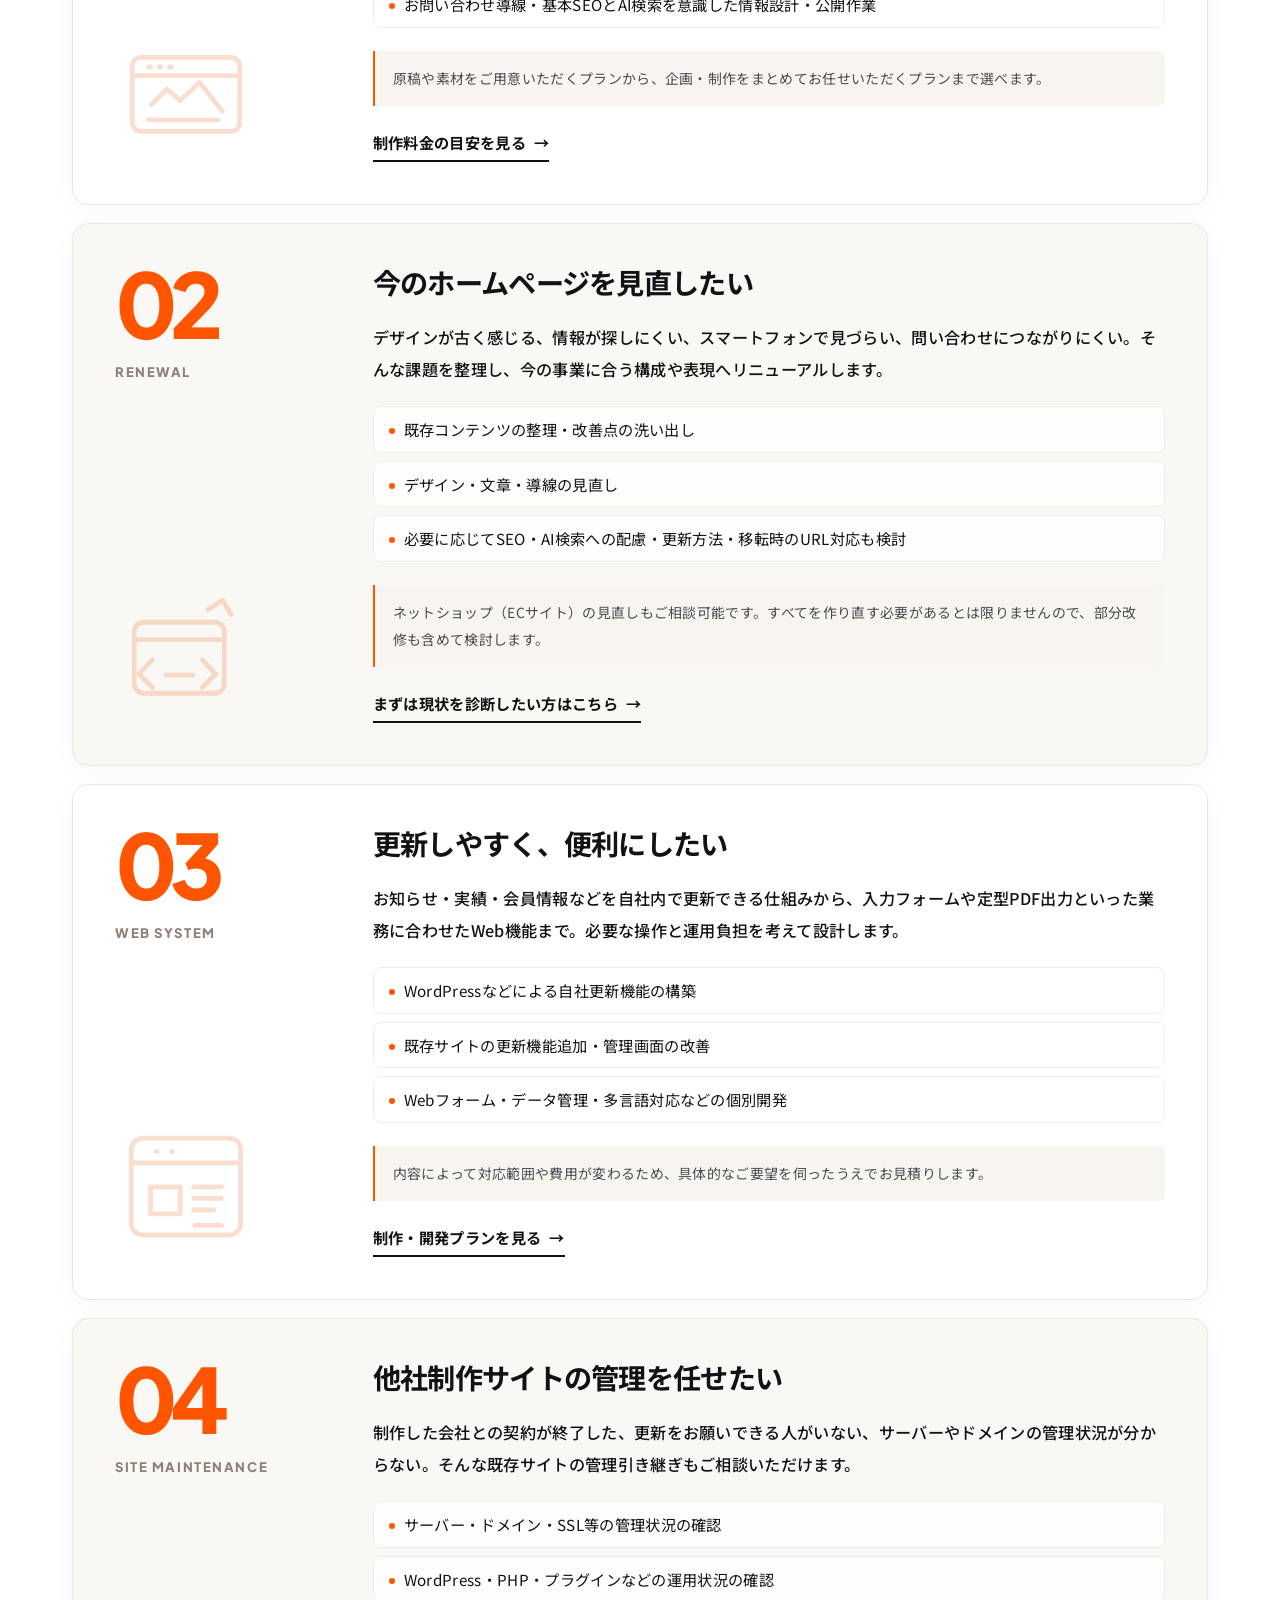
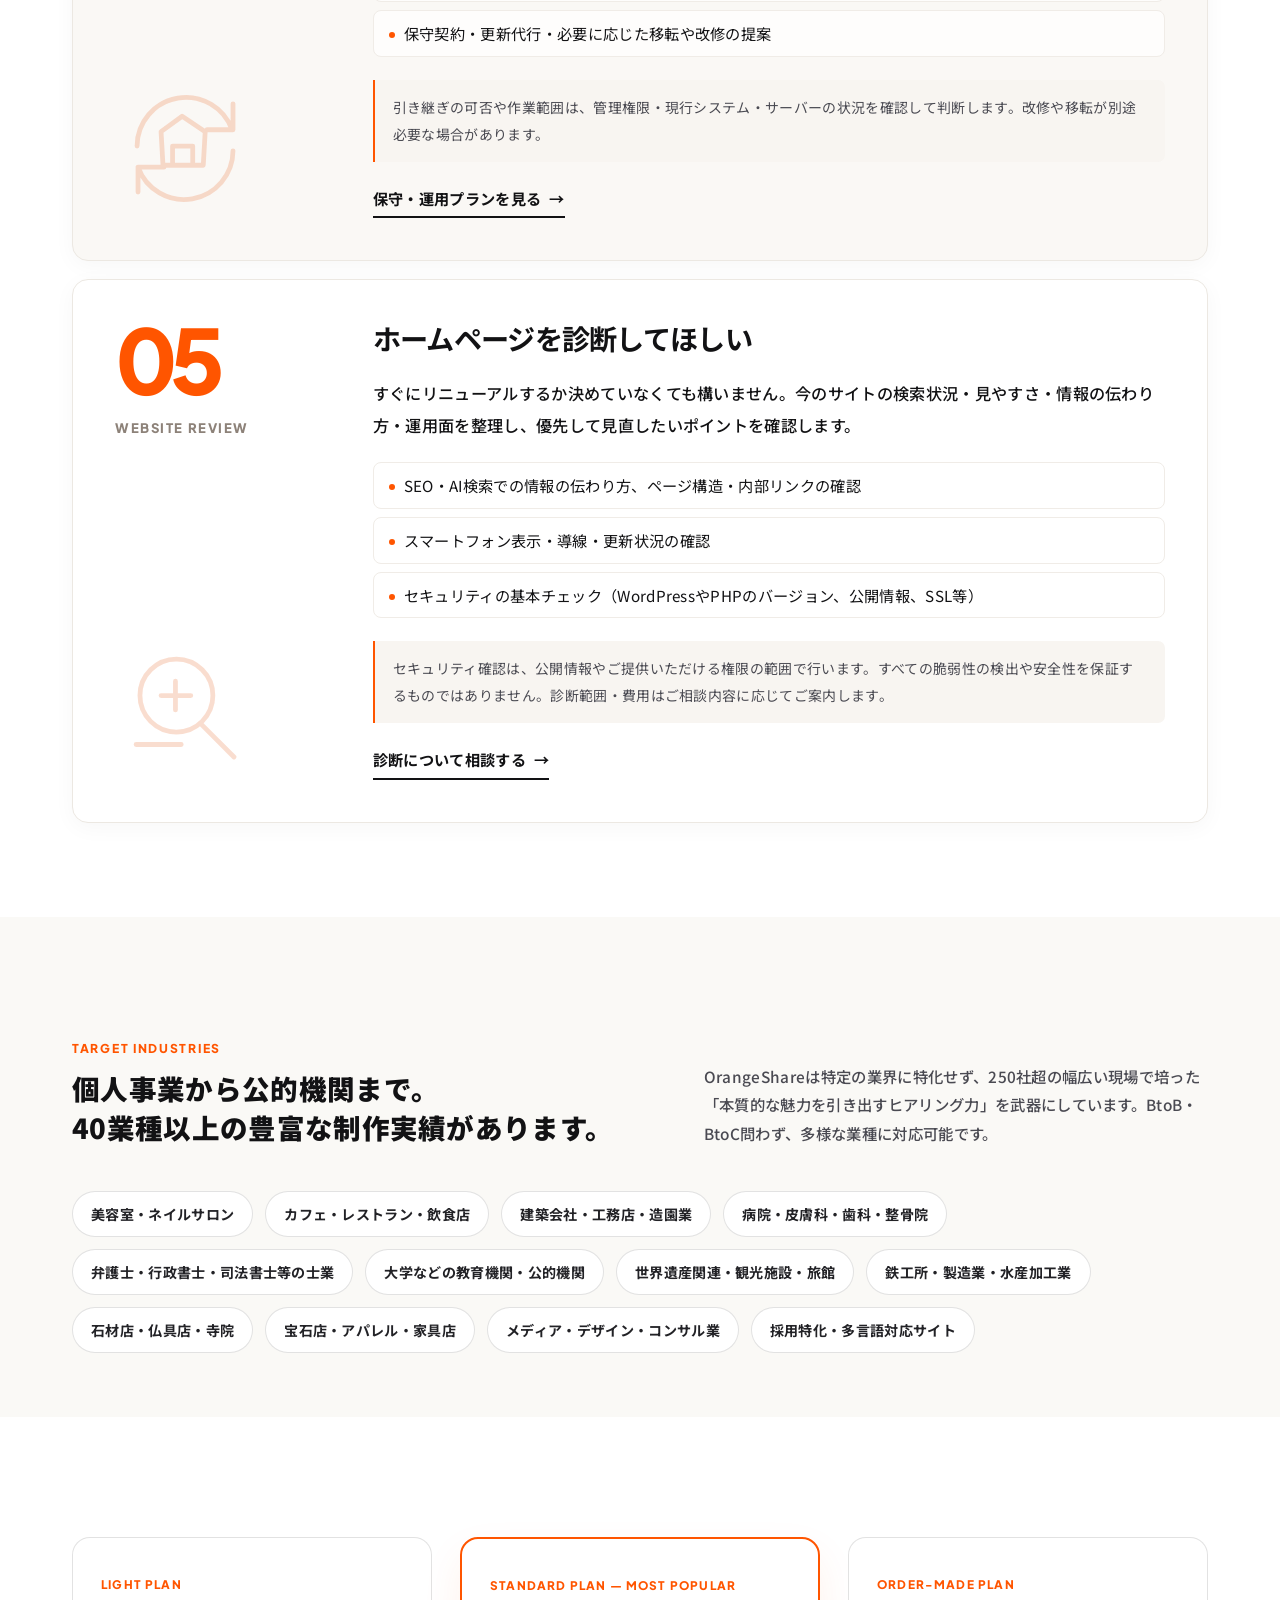
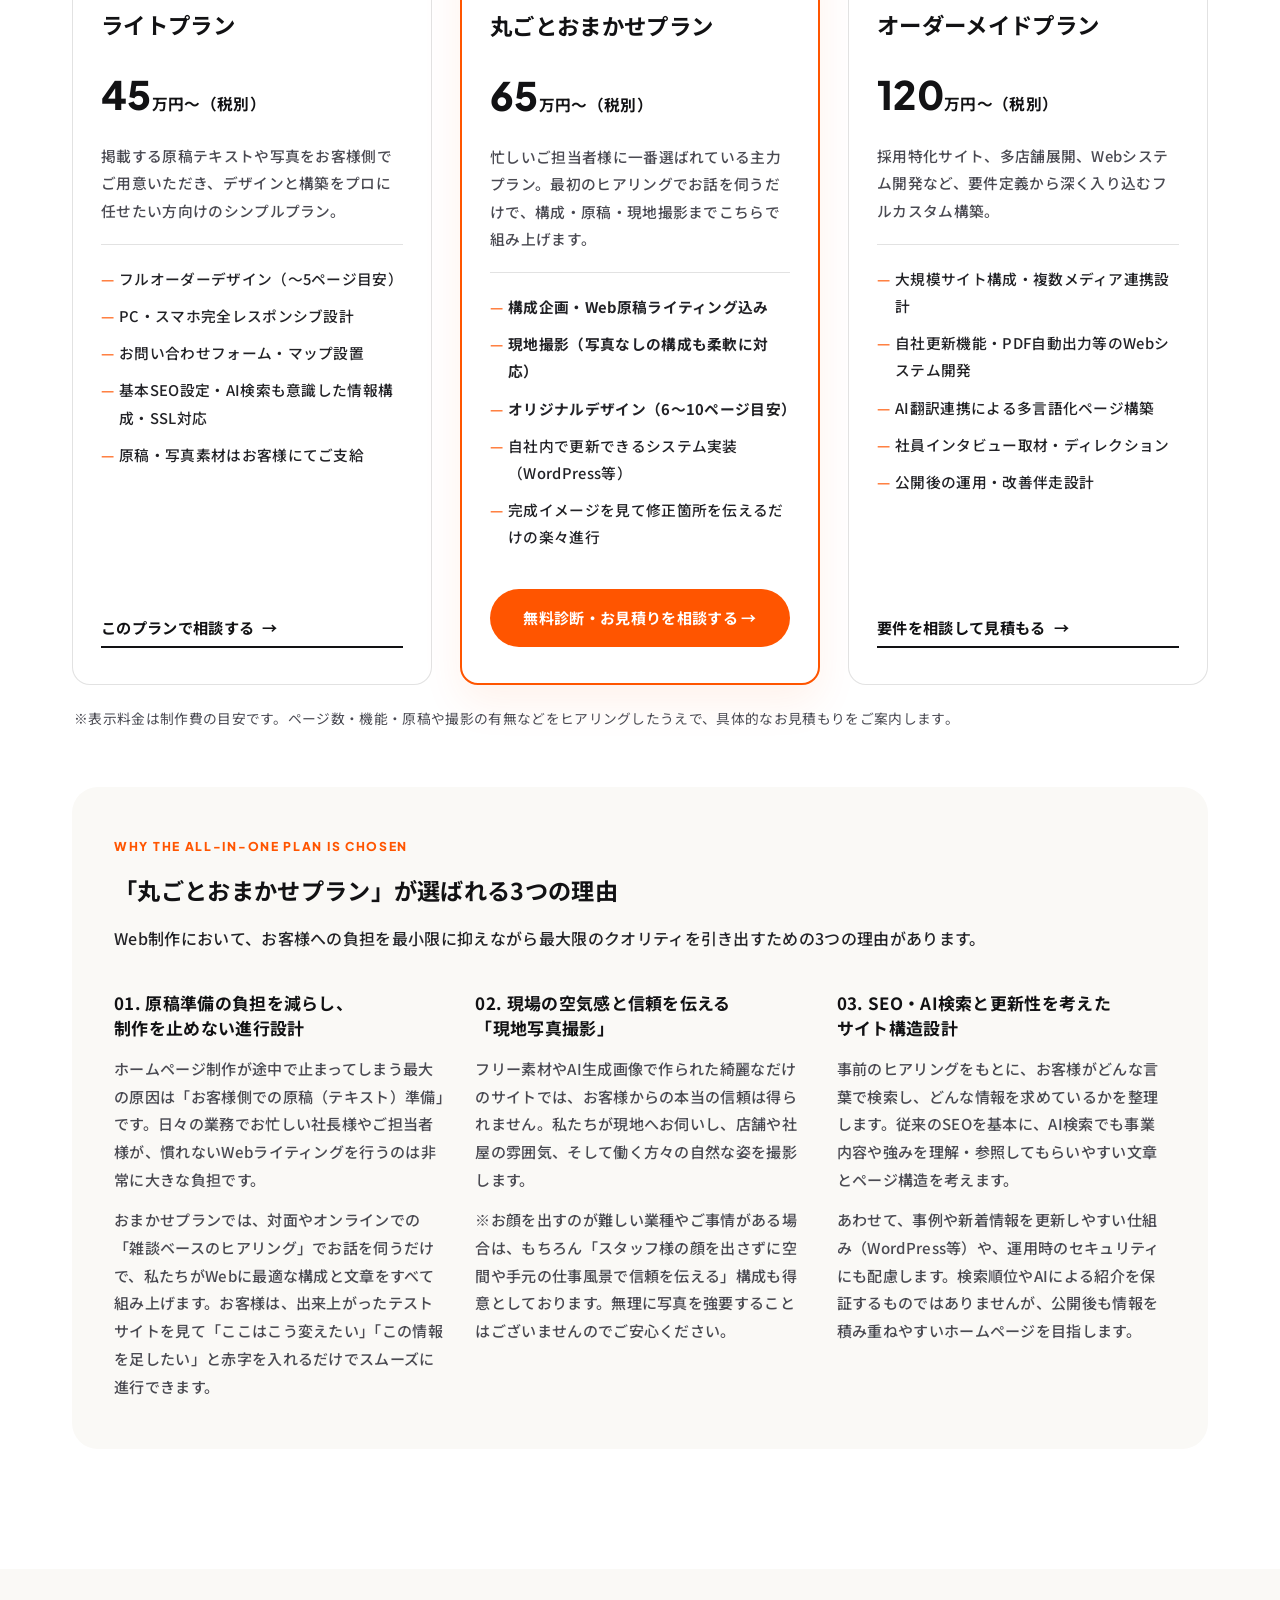
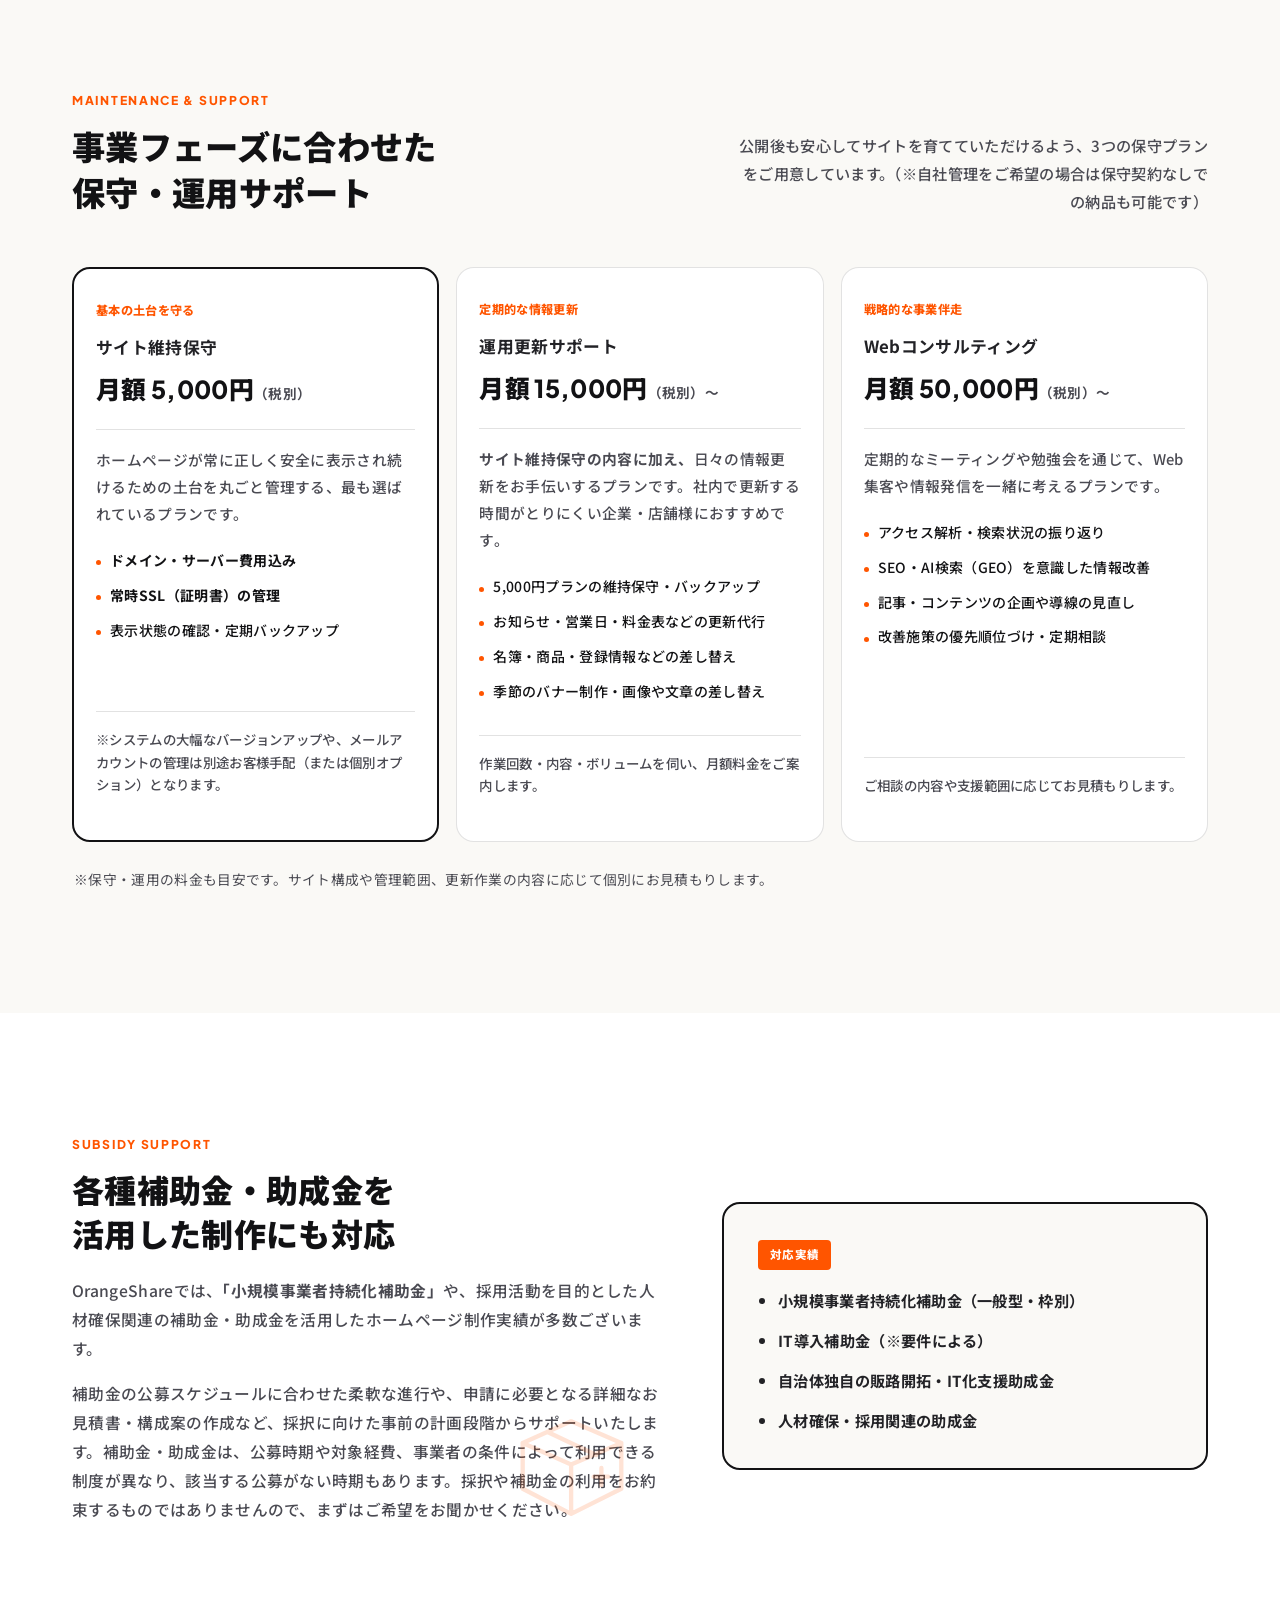
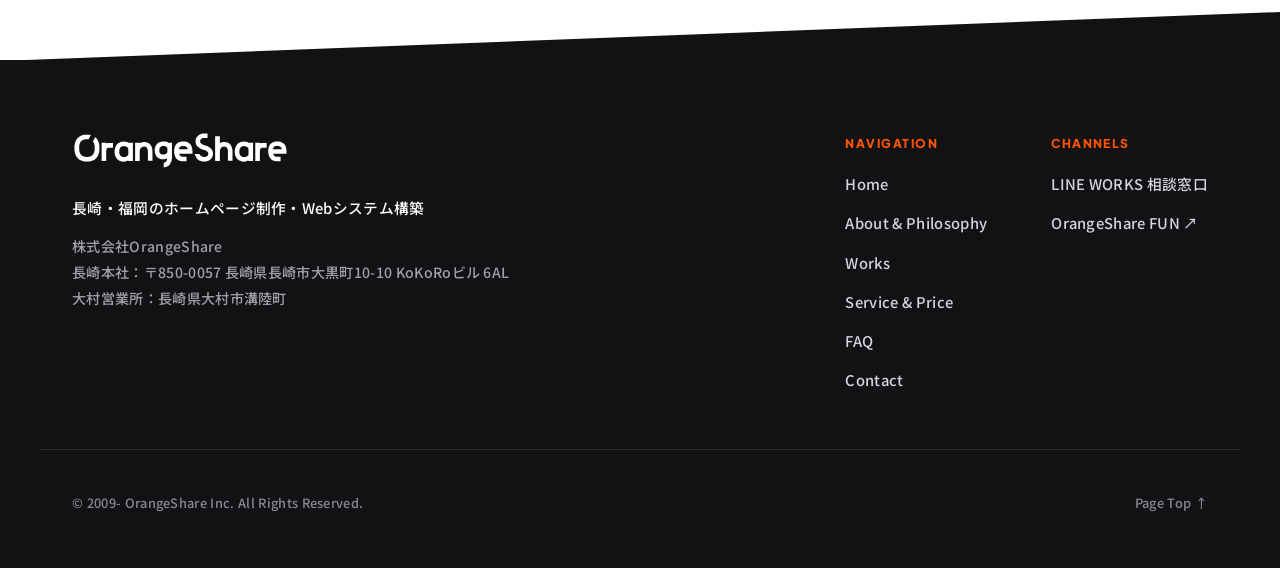
<file: service.html>
<!DOCTYPE html>
<html lang="ja">
<head>
  <meta name="robots" content="noindex,nofollow">
  <meta charset="UTF-8">
  <meta name="viewport" content="width=device-width, initial-scale=1.0">
  <title>Service &amp; Price（サービス・料金・保守管理）｜OrangeShare</title>
  <link rel="preconnect" href="https://fonts.googleapis.com">
  <link rel="preconnect" href="https://fonts.gstatic.com" crossorigin>
  <link href="https://fonts.googleapis.com/css2?family=Noto+Sans+JP:wght@400;500;700;900&family=Plus+Jakarta+Sans:wght@500;600;700;800&display=swap" rel="stylesheet">
  <link rel="stylesheet" href="css/style.css?v=header20261124a">
</head>
<body>
  <header class="site-header" id="top">
    <div class="container header-inner">
      <a href="index.html" class="brand" aria-label="OrangeShare ホーム">
        <img class="brand-lockup brand-logotype" src="images/os-logotype-exact.svg" alt="OrangeShare" width="240" height="42">
      </a>
      <nav class="site-nav" aria-label="メインナビゲーション">
        <a href="about.html">About</a>
        <a href="works.html">Works</a>
        <a href="service.html" class="active">Service</a>
        <a href="faq.html">FAQ</a>
        <a href="https://fun.orangeshare.jp/" target="_blank" rel="noopener">FUN ↗</a>
        <a href="contact.html" class="btn-contact">Contact</a>
      </nav>
      <button class="menu-toggle" id="menuToggle" aria-label="メニューを開く" aria-expanded="false">
        <span></span><span></span>
      </button>
    </div>
    <div class="mobile-drawer" id="mobileDrawer">
      <a href="about.html">About — 代表の想い・実績背景</a>
      <a href="works.html">Works — 制作実績・導入事例</a>
      <a href="service.html">Service — サービス・料金プラン</a>
      <a href="faq.html">FAQ — よくあるご質問</a>
      <a href="https://fun.orangeshare.jp/" target="_blank" rel="noopener">FUN — OrangeShareの読みもの ↗</a>
      <a href="contact.html" class="drawer-cta">Contact — 無料相談・LINE WORKS</a>
    </div>
  </header>
  <main>
    <section class="page-hero about-hero inner-page-hero inner-hero-service">
      <div class="container about-hero-layout">
        <div class="about-hero-copy">
          <span class="sec-kicker">SERVICE &amp; PRICE</span>
          <h1 class="page-title">サービス・料金プラン</h1>
          <p class="page-lead">新しいホームページの制作から、今あるサイトの見直し・診断・保守まで。ご相談の内容に合わせて、必要なサービスと料金の目安をご案内します。</p>
        </div>
        <div class="inner-hero-visual inner-visual-service" aria-hidden="true"><span class="iv-service-track"></span><span class="iv-service-node iv-node-1"></span><span class="iv-service-node iv-node-2"></span><span class="iv-service-node iv-node-3"></span><span class="iv-service-node iv-node-4"></span></div>
      </div>
    </section>

    <section class="section service-guide" id="consultations">
      <div class="container">
        <div class="service-guide-head">
          <span class="sec-kicker">WHAT CAN WE HELP WITH?</span>
          <h2 class="sec-title">ご相談内容からサービスを探す</h2>
          <p class="sec-text">「まず何から相談すればよいか分からない」という段階でも構いません。制作・リニューアル・運用まで、目的に合わせて必要な範囲をご提案します。</p>
          <p class="service-faq-guide">AI検索・セキュリティ・制作の進め方などは、<a href="faq.html">よくあるご質問</a>でもご案内しています。</p>
        </div>
        <nav class="service-guide-nav" aria-label="相談内容の目次">
          <a href="#new-site"><span>01</span>新しくホームページを作りたい<span aria-hidden="true">↓</span></a>
          <a href="#renewal"><span>02</span>今のホームページを見直したい<span aria-hidden="true">↓</span></a>
          <a href="#systems"><span>03</span>更新しやすく、便利にしたい<span aria-hidden="true">↓</span></a>
          <a href="#handover"><span>04</span>他社制作サイトの管理を任せたい<span aria-hidden="true">↓</span></a>
          <a href="#diagnosis"><span>05</span>ホームページを診断してほしい<span aria-hidden="true">↓</span></a>
          <a href="#subsidy"><span>06</span>補助金を活用したい<span aria-hidden="true">↓</span></a>
        </nav>

        <article class="service-detail" id="new-site">
          <div class="sd-label"><span class="sd-num">01</span><span class="sd-en">NEW WEBSITE</span><svg class="sd-symbol" viewBox="0 0 148 148" fill="none" stroke="currentColor" stroke-width="5" stroke-linecap="round" stroke-linejoin="round" aria-hidden="true"><rect x="18" y="39" width="112" height="77" rx="9"/><path d="M18 58h112M35 49h2m9 0h2m9 0h2M38 88l16-16 14 12 20-19 24 30M35 104h72"/></svg></div>
          <div class="sd-content">
            <h3>新しくホームページを作りたい</h3>
            <p>会社やお店の紹介、商品・サービス案内、採用情報など。「どんなページが必要か」から一緒に整理し、事業の魅力が伝わるホームページを制作します。ネットショップ（ECサイト）も含め、目的や規模に応じてご相談いただけます。</p>
            <ul><li>サイト構成・デザイン・スマートフォン対応</li><li>必要に応じて原稿作成・写真撮影も対応（写真なしの構成も可能）</li><li>お問い合わせ導線・基本SEOとAI検索を意識した情報設計・公開作業</li></ul>
            <p class="sd-note">原稿や素材をご用意いただくプランから、企画・制作をまとめてお任せいただくプランまで選べます。</p>
            <a href="#plans" class="text-link">制作料金の目安を見る <span>→</span></a>
          </div>
        </article>

        <article class="service-detail" id="renewal">
          <div class="sd-label"><span class="sd-num">02</span><span class="sd-en">RENEWAL</span><svg class="sd-symbol" viewBox="0 0 148 148" fill="none" stroke="currentColor" stroke-width="5" stroke-linecap="round" stroke-linejoin="round" aria-hidden="true"><rect x="20" y="43" width="94" height="74" rx="10"/><path d="M20 61h94M39 82l-14 15 14 14M91 82l14 15-14 14M53 98h28M97 30l15-10 9 15"/></svg></div>
          <div class="sd-content">
            <h3>今のホームページを見直したい</h3>
            <p>デザインが古く感じる、情報が探しにくい、スマートフォンで見づらい、問い合わせにつながりにくい。そんな課題を整理し、今の事業に合う構成や表現へリニューアルします。</p>
            <ul><li>既存コンテンツの整理・改善点の洗い出し</li><li>デザイン・文章・導線の見直し</li><li>必要に応じてSEO・AI検索への配慮・更新方法・移転時のURL対応も検討</li></ul>
            <p class="sd-note">ネットショップ（ECサイト）の見直しもご相談可能です。すべてを作り直す必要があるとは限りませんので、部分改修も含めて検討します。</p>
            <a href="#diagnosis" class="text-link">まずは現状を診断したい方はこちら <span>→</span></a>
          </div>
        </article>

        <article class="service-detail" id="systems">
          <div class="sd-label"><span class="sd-num">03</span><span class="sd-en">WEB SYSTEM</span><svg class="sd-symbol" viewBox="0 0 148 148" fill="none" stroke="currentColor" stroke-width="5" stroke-linecap="round" stroke-linejoin="round" aria-hidden="true"><rect x="17" y="24" width="114" height="101" rx="12"/><path d="M18 50h113M43 38h1m15 0h1M37 75h31v28H37zM82 75h29M82 87h29M82 99h21M83 115h28"/></svg></div>
          <div class="sd-content">
            <h3>更新しやすく、便利にしたい</h3>
            <p>お知らせ・実績・会員情報などを自社内で更新できる仕組みから、入力フォームや定型PDF出力といった業務に合わせたWeb機能まで。必要な操作と運用負担を考えて設計します。</p>
            <ul><li>WordPressなどによる自社更新機能の構築</li><li>既存サイトの更新機能追加・管理画面の改善</li><li>Webフォーム・データ管理・多言語対応などの個別開発</li></ul>
            <p class="sd-note">内容によって対応範囲や費用が変わるため、具体的なご要望を伺ったうえでお見積りします。</p>
            <a href="#plans" class="text-link">制作・開発プランを見る <span>→</span></a>
          </div>
        </article>

        <article class="service-detail" id="handover">
          <div class="sd-label"><span class="sd-num">04</span><span class="sd-en">SITE MAINTENANCE</span><svg class="sd-symbol" viewBox="0 0 148 148" fill="none" stroke="currentColor" stroke-width="5" stroke-linecap="round" stroke-linejoin="round" aria-hidden="true"><path d="M23 73a51 51 0 0 1 99-17M123 56V29m0 27H96M123 78a51 51 0 0 1-99 17M24 95v26m0-26h27"/><path d="M48 58l22-16 24 16-2 35H50zM60 93V73h21v20"/></svg></div>
          <div class="sd-content">
            <h3>他社制作サイトの管理を任せたい</h3>
            <p>制作した会社との契約が終了した、更新をお願いできる人がいない、サーバーやドメインの管理状況が分からない。そんな既存サイトの管理引き継ぎもご相談いただけます。</p>
            <ul><li>サーバー・ドメイン・SSL等の管理状況の確認</li><li>WordPress・PHP・プラグインなどの運用状況の確認</li><li>保守契約・更新代行・必要に応じた移転や改修の提案</li></ul>
            <p class="sd-note">引き継ぎの可否や作業範囲は、管理権限・現行システム・サーバーの状況を確認して判断します。改修や移転が別途必要な場合があります。</p>
            <a href="#support" class="text-link">保守・運用プランを見る <span>→</span></a>
          </div>
        </article>

        <article class="service-detail" id="diagnosis">
          <div class="sd-label"><span class="sd-num">05</span><span class="sd-en">WEBSITE REVIEW</span><svg class="sd-symbol" viewBox="0 0 148 148" fill="none" stroke="currentColor" stroke-width="5" stroke-linecap="round" stroke-linejoin="round" aria-hidden="true"><circle cx="64" cy="60" r="38"/><path d="M89 89l35 35M48 60h31m-16-15v30M22 111h47"/></svg></div>
          <div class="sd-content">
            <h3>ホームページを診断してほしい</h3>
            <p>すぐにリニューアルするか決めていなくても構いません。今のサイトの検索状況・見やすさ・情報の伝わり方・運用面を整理し、優先して見直したいポイントを確認します。</p>
            <ul><li>SEO・AI検索での情報の伝わり方、ページ構造・内部リンクの確認</li><li>スマートフォン表示・導線・更新状況の確認</li><li>セキュリティの基本チェック（WordPressやPHPのバージョン、公開情報、SSL等）</li></ul>
            <p class="sd-note">セキュリティ確認は、公開情報やご提供いただける権限の範囲で行います。すべての脆弱性の検出や安全性を保証するものではありません。診断範囲・費用はご相談内容に応じてご案内します。</p>
            <a href="contact.html" class="text-link">診断について相談する <span>→</span></a>
          </div>
        </article>
      </div>
    </section>

    <section class="section section-tint pb-0" id="industries">
      <div class="container">
        <div class="editorial-header">
          <div class="eh-left">
            <span class="eyebrow">TARGET INDUSTRIES</span>
            <h2 class="section-title-compact">
              個人事業から公的機関まで。<br>
              <span class="nowrap-pc">40業種以上の豊富な制作実績があります。</span>
            </h2>
          </div>
          <div class="eh-right">
            <p>OrangeShareは特定の業界に特化せず、250社超の幅広い現場で培った「本質的な魅力を引き出すヒアリング力」を武器にしています。BtoB・BtoC問わず、多様な業種に対応可能です。</p>
          </div>
        </div>
        <div class="industry-tags">
          <span class="ind-tag">美容室・ネイルサロン</span>
          <span class="ind-tag">カフェ・レストラン・飲食店</span>
          <span class="ind-tag">建築会社・工務店・造園業</span>
          <span class="ind-tag">病院・皮膚科・歯科・整骨院</span>
          <span class="ind-tag">弁護士・行政書士・司法書士等の士業</span>
          <span class="ind-tag">大学などの教育機関・公的機関</span>
          <span class="ind-tag">世界遺産関連・観光施設・旅館</span>
          <span class="ind-tag">鉄工所・製造業・水産加工業</span>
          <span class="ind-tag">石材店・仏具店・寺院</span>
          <span class="ind-tag">宝石店・アパレル・家具店</span>
          <span class="ind-tag">メディア・デザイン・コンサル業</span>
          <span class="ind-tag">採用特化・多言語対応サイト</span>
        </div>
      </div>
    </section>

    <section class="section" id="plans">
      <div class="container">
        <div class="plans-clean-grid">
          <div class="p-card">
            <span class="p-en">LIGHT PLAN</span>
            <h2>ライトプラン</h2>
            <div class="p-amount">45<span>万円〜（税別）</span></div>
            <p class="p-summary">掲載する原稿テキストや写真をお客様側でご用意いただき、デザインと構築をプロに任せたい方向けのシンプルプラン。</p>
            <ul class="p-ul">
              <li>フルオーダーデザイン（〜5ページ目安）</li>
              <li>PC・スマホ完全レスポンシブ設計</li>
              <li>お問い合わせフォーム・マップ設置</li>
              <li>基本SEO設定・AI検索も意識した情報構成・SSL対応</li>
              <li>原稿・写真素材はお客様にてご支給</li>
            </ul>
            <a href="contact.html" class="text-link">このプランで相談する <span>→</span></a>
          </div>
          <div class="p-card p-card-accent">
            <span class="p-en">STANDARD PLAN — MOST POPULAR</span>
            <h2>丸ごとおまかせプラン</h2>
            <div class="p-amount">65<span>万円〜（税別）</span></div>
            <p class="p-summary">忙しいご担当者様に一番選ばれている主力プラン。最初のヒアリングでお話を伺うだけで、構成・原稿・現地撮影までこちらで組み上げます。</p>
            <ul class="p-ul">
              <li><strong>構成企画・Web原稿ライティング込み</strong></li>
              <li><strong>現地撮影（写真なしの構成も柔軟に対応）</strong></li>
              <li><strong>オリジナルデザイン（6〜10ページ目安）</strong></li>
              <li>自社内で更新できるシステム実装（WordPress等）</li>
              <li>完成イメージを見て修正箇所を伝えるだけの楽々進行</li>
            </ul>
            <a href="contact.html" class="btn btn-orange btn-block">無料診断・お見積りを相談する →</a>
          </div>
          <div class="p-card">
            <span class="p-en">ORDER-MADE PLAN</span>
            <h2>オーダーメイドプラン</h2>
            <div class="p-amount">120<span>万円〜（税別）</span></div>
            <p class="p-summary">採用特化サイト、多店舗展開、Webシステム開発など、要件定義から深く入り込むフルカスタム構築。</p>
            <ul class="p-ul">
              <li>大規模サイト構成・複数メディア連携設計</li>
              <li>自社更新機能・PDF自動出力等のWebシステム開発</li>
              <li>AI翻訳連携による多言語化ページ構築</li>
              <li>社員インタビュー取材・ディレクション</li>
              <li>公開後の運用・改善伴走設計</li>
            </ul>
            <a href="contact.html" class="text-link">要件を相談して見積もる <span>→</span></a>
          </div>
        </div>
        <p class="plan-pricing-note">※表示料金は制作費の目安です。ページ数・機能・原稿や撮影の有無などをヒアリングしたうえで、具体的なお見積もりをご案内します。</p>

        <div class="omakase-detail">
          <div class="od-head">
            <span class="sec-kicker">WHY THE ALL-IN-ONE PLAN IS CHOSEN</span>
            <h3>「丸ごとおまかせプラン」が選ばれる3つの理由</h3>
            <p class="od-lead">Web制作において、お客様への負担を最小限に抑えながら最大限のクオリティを引き出すための3つの理由があります。</p>
          </div>
          <div class="od-grid">
            <div class="od-item">
              <h4>01. 原稿準備の負担を減らし、<br>制作を止めない進行設計</h4>
              <p>ホームページ制作が途中で止まってしまう最大の原因は「お客様側での原稿（テキスト）準備」です。日々の業務でお忙しい社長様やご担当者様が、慣れないWebライティングを行うのは非常に大きな負担です。</p>
              <p>おまかせプランでは、対面やオンラインでの「雑談ベースのヒアリング」でお話を伺うだけで、私たちがWebに最適な構成と文章をすべて組み上げます。お客様は、出来上がったテストサイトを見て「ここはこう変えたい」「この情報を足したい」と赤字を入れるだけでスムーズに進行できます。</p>
            </div>
            <div class="od-item">
              <h4>02. 現場の空気感と信頼を伝える<br>「現地写真撮影」</h4>
              <p>フリー素材やAI生成画像で作られた綺麗なだけのサイトでは、お客様からの本当の信頼は得られません。私たちが現地へお伺いし、店舗や社屋の雰囲気、そして働く方々の自然な姿を撮影します。</p>
              <p>※お顔を出すのが難しい業種やご事情がある場合は、もちろん「スタッフ様の顔を出さずに空間や手元の仕事風景で信頼を伝える」構成も得意としております。無理に写真を強要することはございませんのでご安心ください。</p>
            </div>
            <div class="od-item">
              <h4>03. SEO・AI検索と更新性を考えた<br>サイト構造設計</h4>
              <p>事前のヒアリングをもとに、お客様がどんな言葉で検索し、どんな情報を求めているかを整理します。従来のSEOを基本に、AI検索でも事業内容や強みを理解・参照してもらいやすい文章とページ構造を考えます。</p>
              <p>あわせて、事例や新着情報を更新しやすい仕組み（WordPress等）や、運用時のセキュリティにも配慮します。検索順位やAIによる紹介を保証するものではありませんが、公開後も情報を積み重ねやすいホームページを目指します。</p>
            </div>
          </div>
        </div>
      </div>
    </section>

    <section class="section section-tint" id="support">
      <div class="container">
        <div class="sec-head-row">
          <div>
            <span class="sec-kicker">MAINTENANCE &amp; SUPPORT</span>
            <h2 class="sec-title">事業フェーズに合わせた<br>保守・運用サポート</h2>
          </div>
          <p class="eh-right-text">公開後も安心してサイトを育てていただけるよう、3つの保守プランをご用意しています。（※自社管理をご希望の場合は保守契約なしでの納品も可能です）</p>
        </div>
        <div class="maint-grid">
          <div class="m-box m-box-main">
            <span class="m-tag">基本の土台を守る</span>
            <h3 class="m-heading">
              <span class="m-plan-name">サイト維持保守</span>
              <strong class="m-plan-price">月額 5,000円<span>（税別）</span></strong>
            </h3>
            <p>ホームページが常に正しく安全に表示され続けるための土台を丸ごと管理する、最も選ばれているプランです。</p>
            <ul>
              <li><strong>ドメイン・サーバー費用込み</strong></li>
              <li><strong>常時SSL（証明書）の管理</strong></li>
              <li>表示状態の確認・定期バックアップ</li>
            </ul>
            <p class="m-sub">※システムの大幅なバージョンアップや、メールアカウントの管理は別途お客様手配（または個別オプション）となります。</p>
          </div>
          <div class="m-box">
            <span class="m-tag">定期的な情報更新</span>
            <h3 class="m-heading">
              <span class="m-plan-name">運用更新サポート</span>
              <strong class="m-plan-price">月額 15,000円<span>（税別）〜</span></strong>
            </h3>
            <p><strong>サイト維持保守の内容に加え、</strong>日々の情報更新をお手伝いするプランです。社内で更新する時間がとりにくい企業・店舗様におすすめです。</p>
            <ul class="m-update-list"><li>5,000円プランの維持保守・バックアップ</li><li>お知らせ・営業日・料金表などの更新代行</li><li>名簿・商品・登録情報などの差し替え</li><li>季節のバナー制作・画像や文章の差し替え</li></ul>
            <p class="m-sub">作業回数・内容・ボリュームを伺い、月額料金をご案内します。</p>
          </div>
          <div class="m-box">
            <span class="m-tag">戦略的な事業伴走</span>
            <h3 class="m-heading">
              <span class="m-plan-name">Webコンサルティング</span>
              <strong class="m-plan-price">月額 50,000円<span>（税別）〜</span></strong>
            </h3>
            <p>定期的なミーティングや勉強会を通じて、Web集客や情報発信を一緒に考えるプランです。</p>
            <ul class="m-update-list"><li>アクセス解析・検索状況の振り返り</li><li>SEO・AI検索（GEO）を意識した情報改善</li><li>記事・コンテンツの企画や導線の見直し</li><li>改善施策の優先順位づけ・定期相談</li></ul>
            <p class="m-sub">ご相談の内容や支援範囲に応じてお見積もりします。</p>
          </div>
        </div>
        <p class="support-pricing-note">※保守・運用の料金も目安です。サイト構成や管理範囲、更新作業の内容に応じて個別にお見積もりします。</p>
      </div>
    </section>

    <section class="section" id="subsidy">
      <div class="container subsidy-grid">
        <div class="subsidy-content">
          <span class="sec-kicker">SUBSIDY SUPPORT</span>
          <svg class="subsidy-symbol" viewBox="0 0 148 148" fill="none" stroke="currentColor" stroke-width="5" stroke-linecap="round" stroke-linejoin="round" aria-hidden="true"><path d="M17 45l56-25 58 25-58 25zM17 45v53l56 29 58-29V45M73 70v57M47 33l55 26M99 84h17M108 74v20"/></svg>
          <h2 class="sec-title">各種補助金・助成金を<br>活用した制作にも対応</h2>
          <p class="sec-text">OrangeShareでは、<strong>「小規模事業者持続化補助金」</strong>や、採用活動を目的とした人材確保関連の補助金・助成金を活用したホームページ制作実績が多数ございます。</p>
          <p class="sec-text">補助金の公募スケジュールに合わせた柔軟な進行や、申請に必要となる詳細なお見積書・構成案の作成など、採択に向けた事前の計画段階からサポートいたします。補助金・助成金は、公募時期や対象経費、事業者の条件によって利用できる制度が異なり、該当する公募がない時期もあります。採択や補助金の利用をお約束するものではありませんので、まずはご希望をお聞かせください。</p>
        </div>
        <div class="subsidy-visual">
          <div class="sv-card">
            <span class="sv-badge">対応実績</span>
            <ul>
              <li>小規模事業者持続化補助金（一般型・枠別）</li>
              <li>IT導入補助金（※要件による）</li>
              <li>自治体独自の販路開拓・IT化支援助成金</li>
              <li>人材確保・採用関連の助成金</li>
            </ul>
          </div>
        </div>
      </div>
    </section>
  </main>
  <footer class="site-footer">
    <div class="footer-curve" aria-hidden="true">
      <svg viewBox="0 0 1440 72" preserveAspectRatio="none">
        <path d="M0,72 L1440,0 L1440,72 Z" fill="#121214"></path>
      </svg>
    </div>
    <div class="container footer-top">
      <div class="footer-brand">
        <a href="index.html" class="brand brand-light">
          <img class="brand-lockup brand-logotype" src="images/os-logotype-exact.svg" alt="OrangeShare" width="240" height="42">
        </a>
        <p class="footer-tagline">長崎・福岡のホームページ制作・Webシステム構築</p>
        <p class="footer-office">
          株式会社OrangeShare<br>
          長崎本社：〒850-0057 長崎県長崎市大黒町10-10 KoKoRoビル 6AL<br>
          大村営業所：長崎県大村市溝陸町
        </p>
      </div>
      <div class="footer-nav-cols">
        <div class="f-col">
          <span class="f-label">NAVIGATION</span>
          <a href="index.html">Home</a>
          <a href="about.html">About &amp; Philosophy</a>
          <a href="works.html">Works</a>
          <a href="service.html">Service &amp; Price</a>
          <a href="faq.html">FAQ</a>
          <a href="contact.html">Contact</a>
        </div>
        <div class="f-col">
          <span class="f-label">CHANNELS</span>
          <a href="contact.html#lineworks">LINE WORKS 相談窓口</a>
          <a href="https://fun.orangeshare.jp/" target="_blank" rel="noopener">OrangeShare FUN ↗</a>
        </div>
      </div>
    </div>
    <div class="container footer-bottom">
      <p>&copy; 2009- OrangeShare Inc. All Rights Reserved.</p>
      <a href="#top" class="back-top">Page Top ↑</a>
    </div>
  </footer>
  <script src="js/main.js?v=header20261124a"></script>
</body>
</html>
</file>
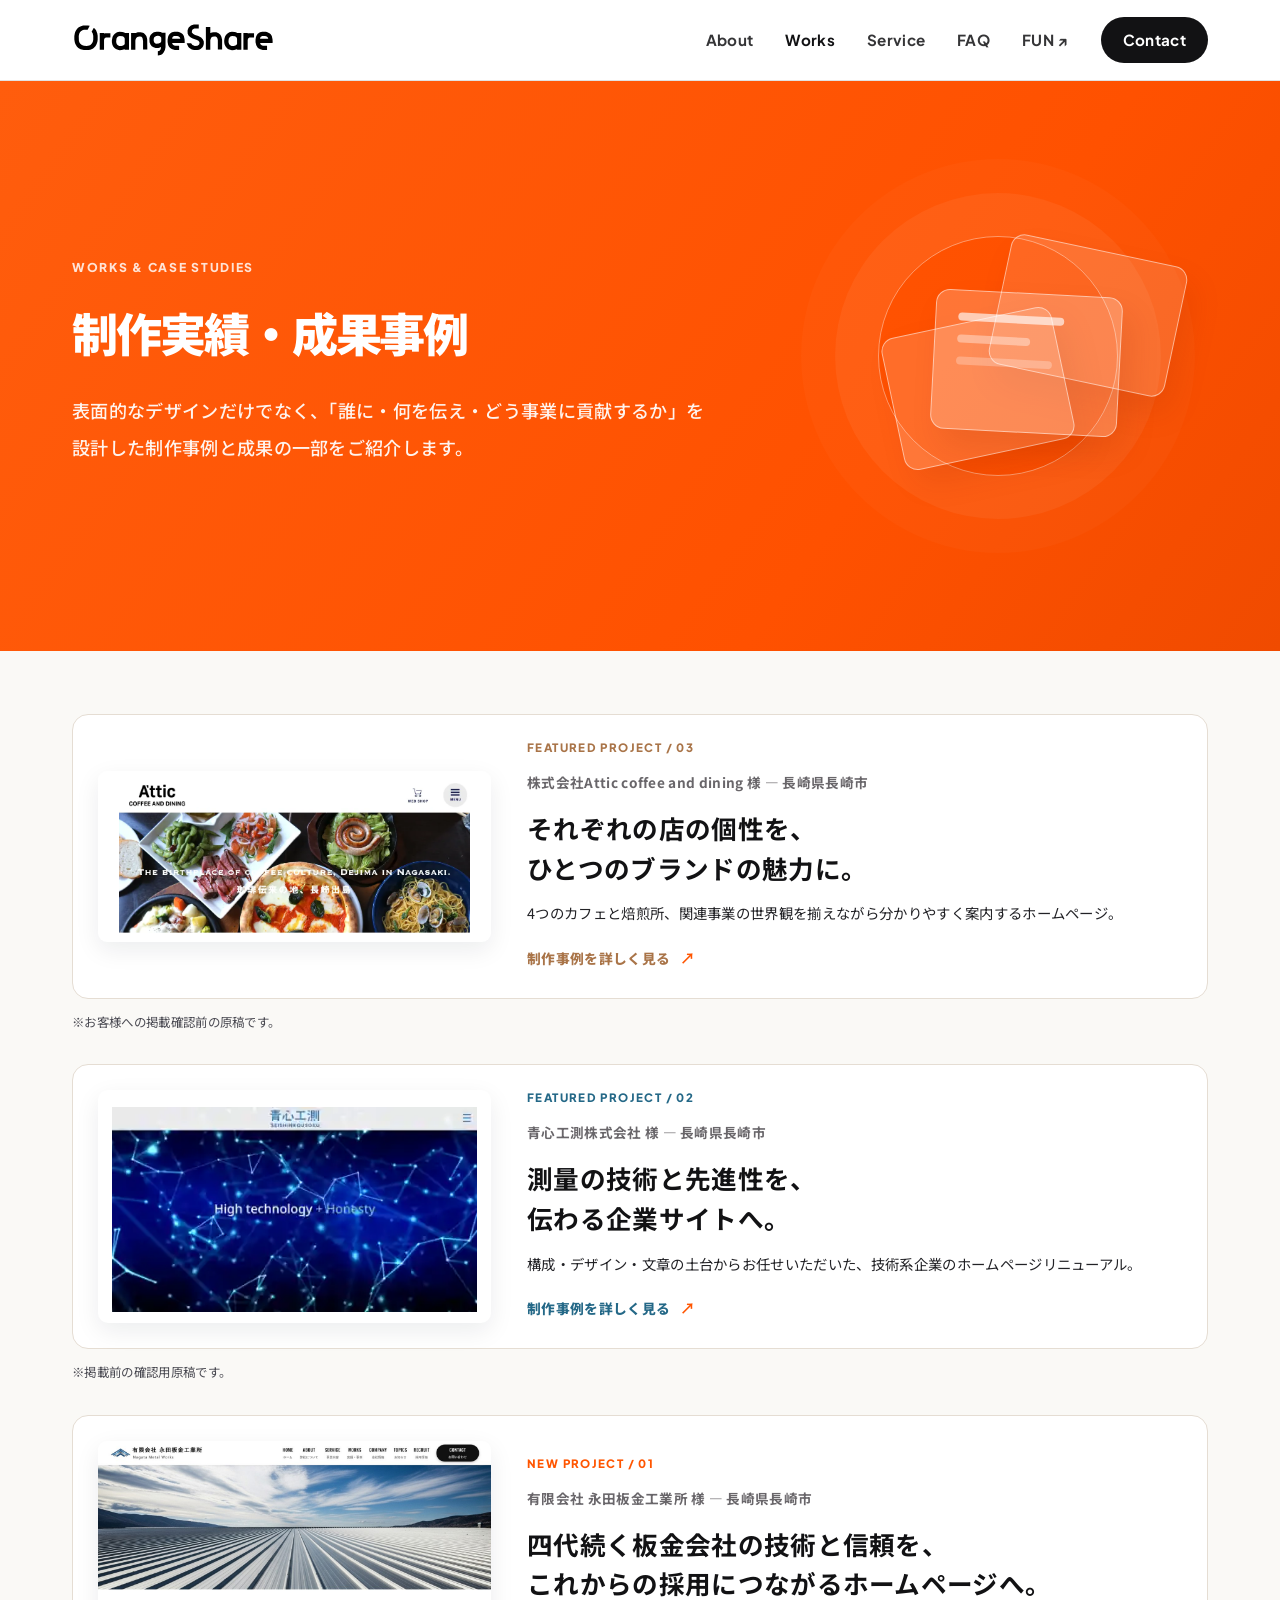
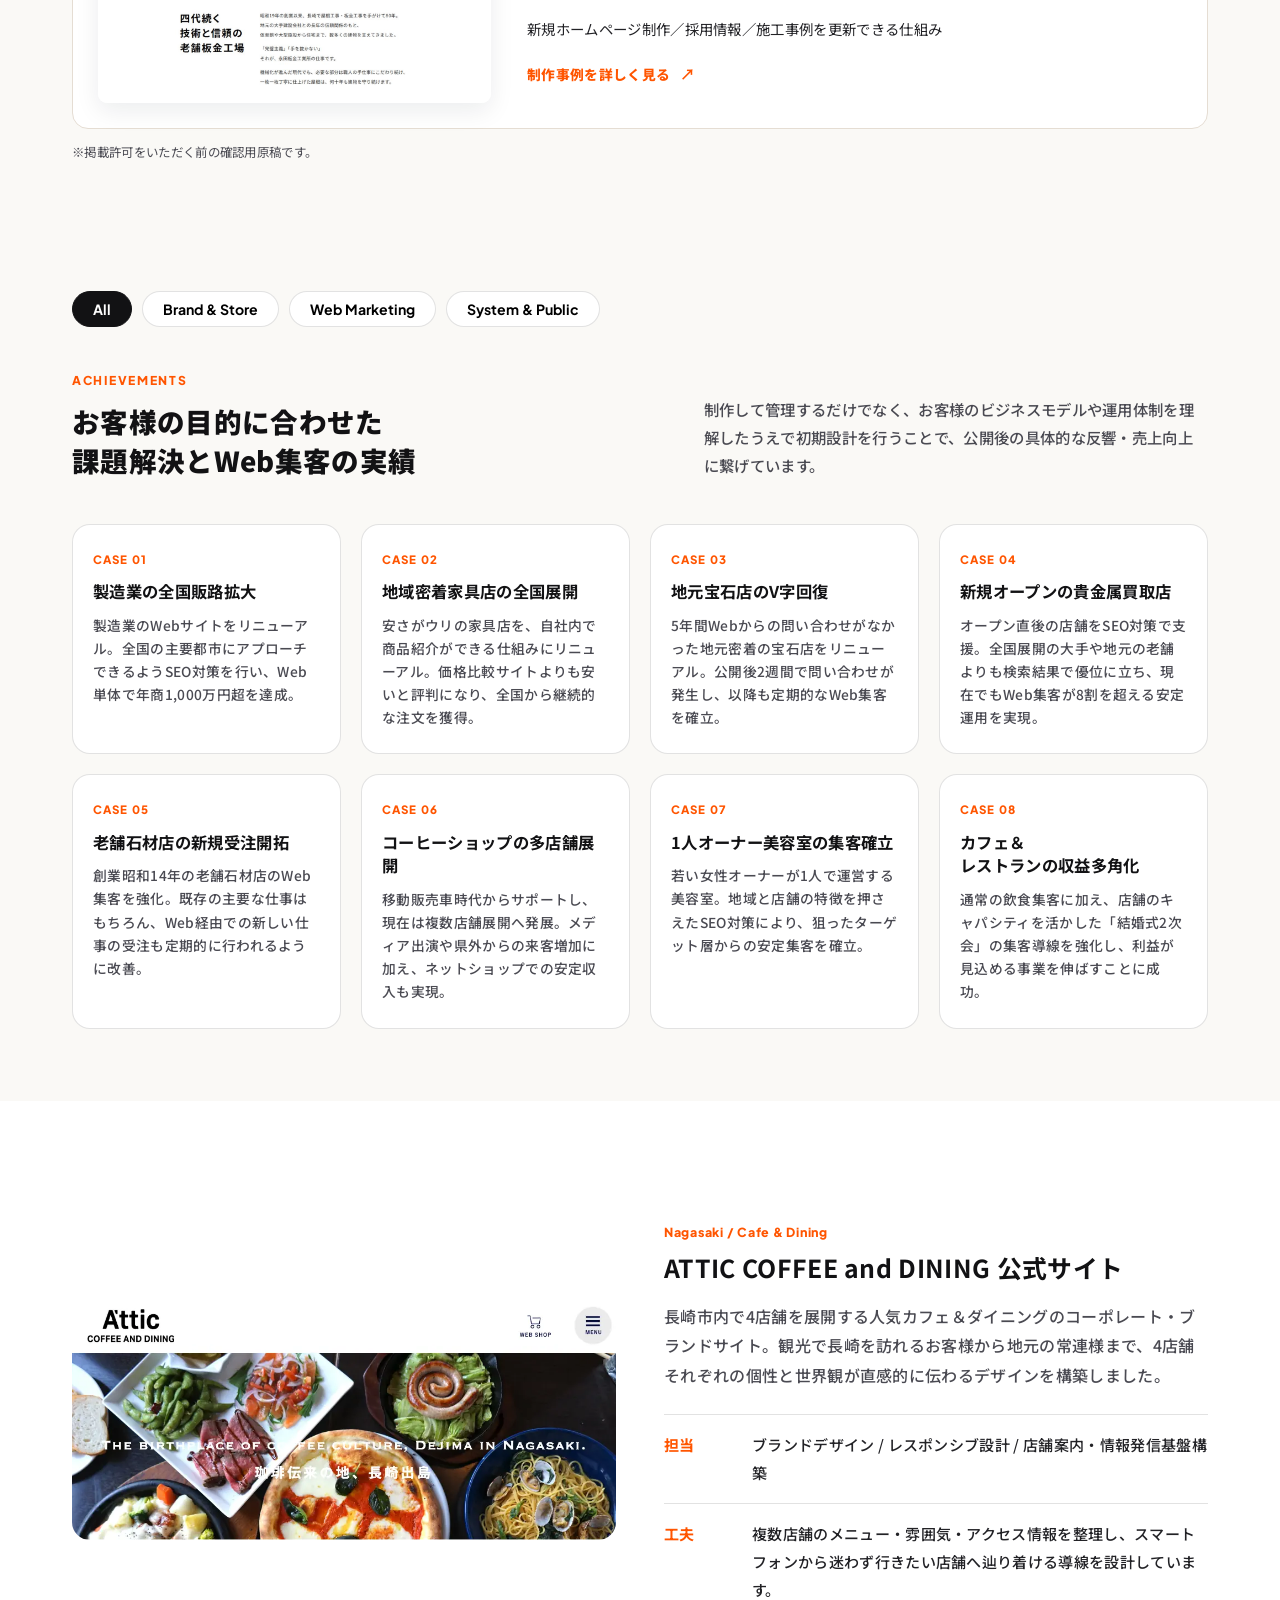
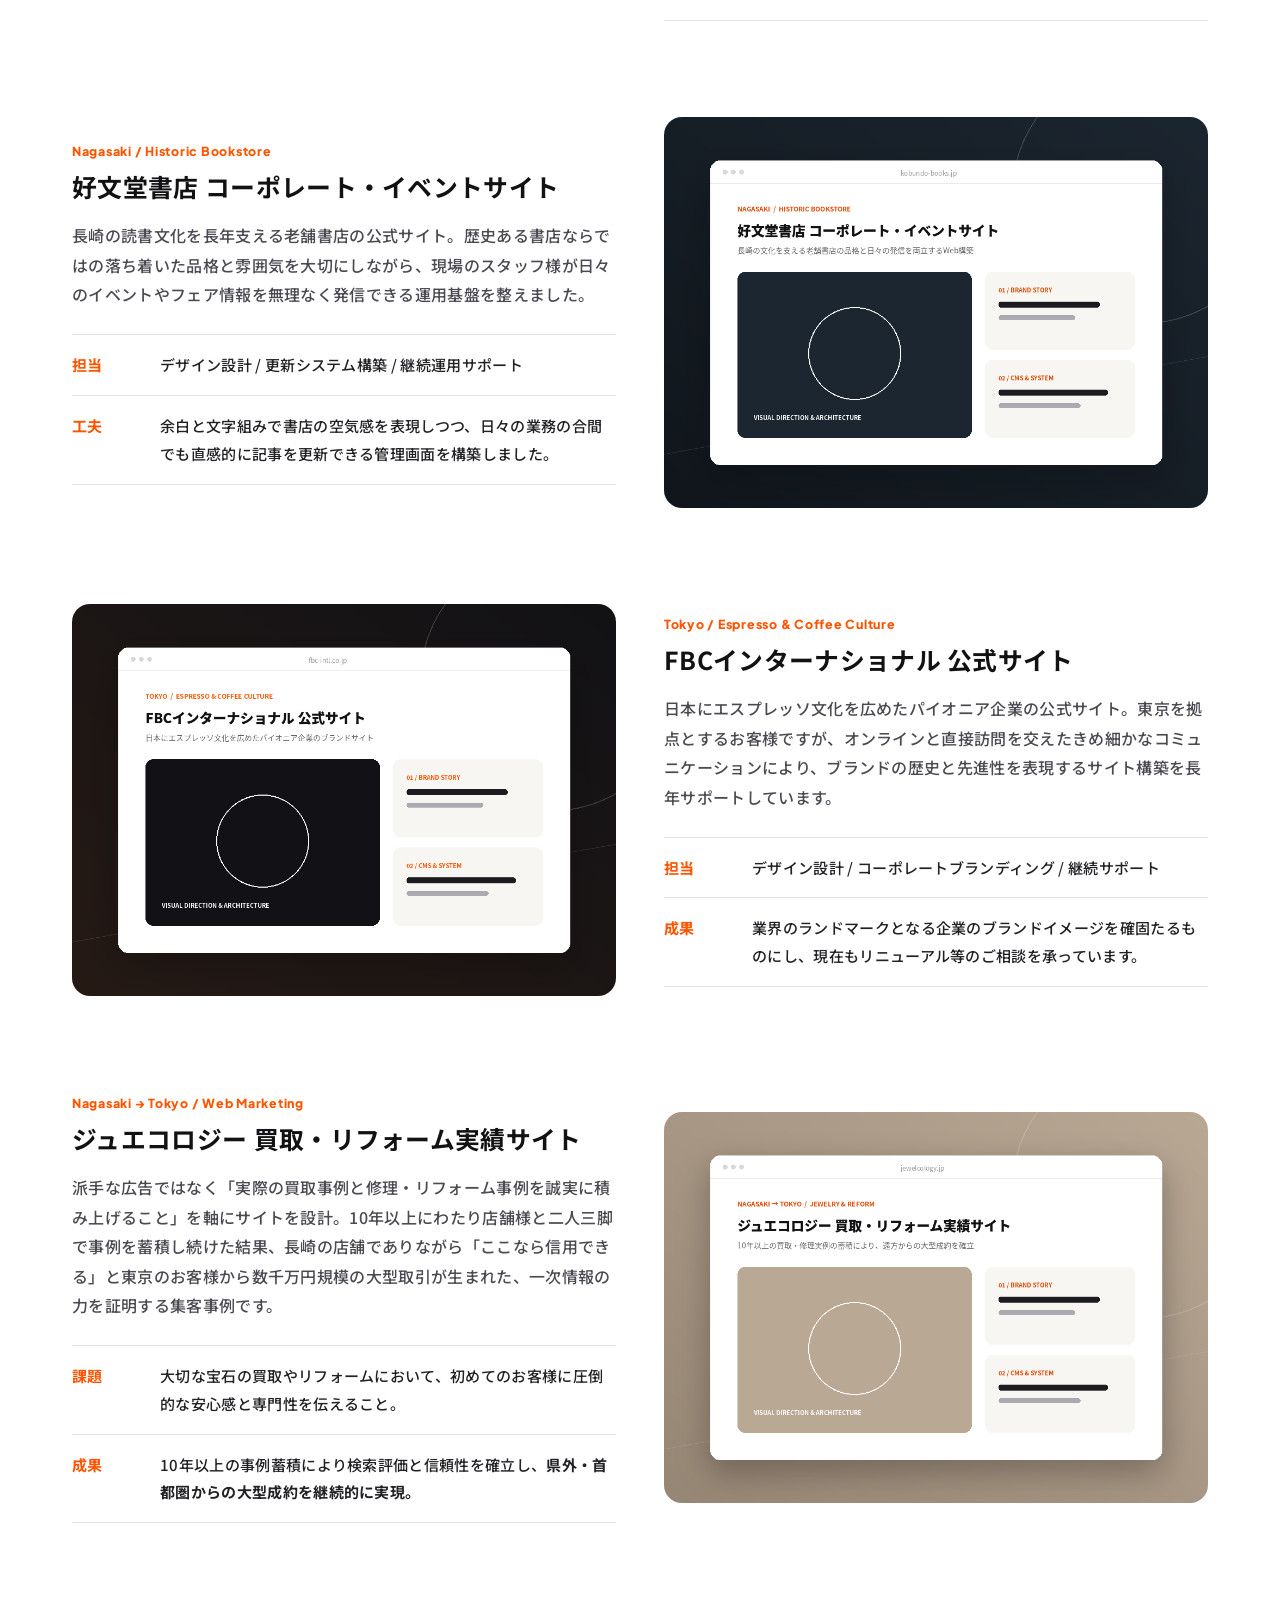
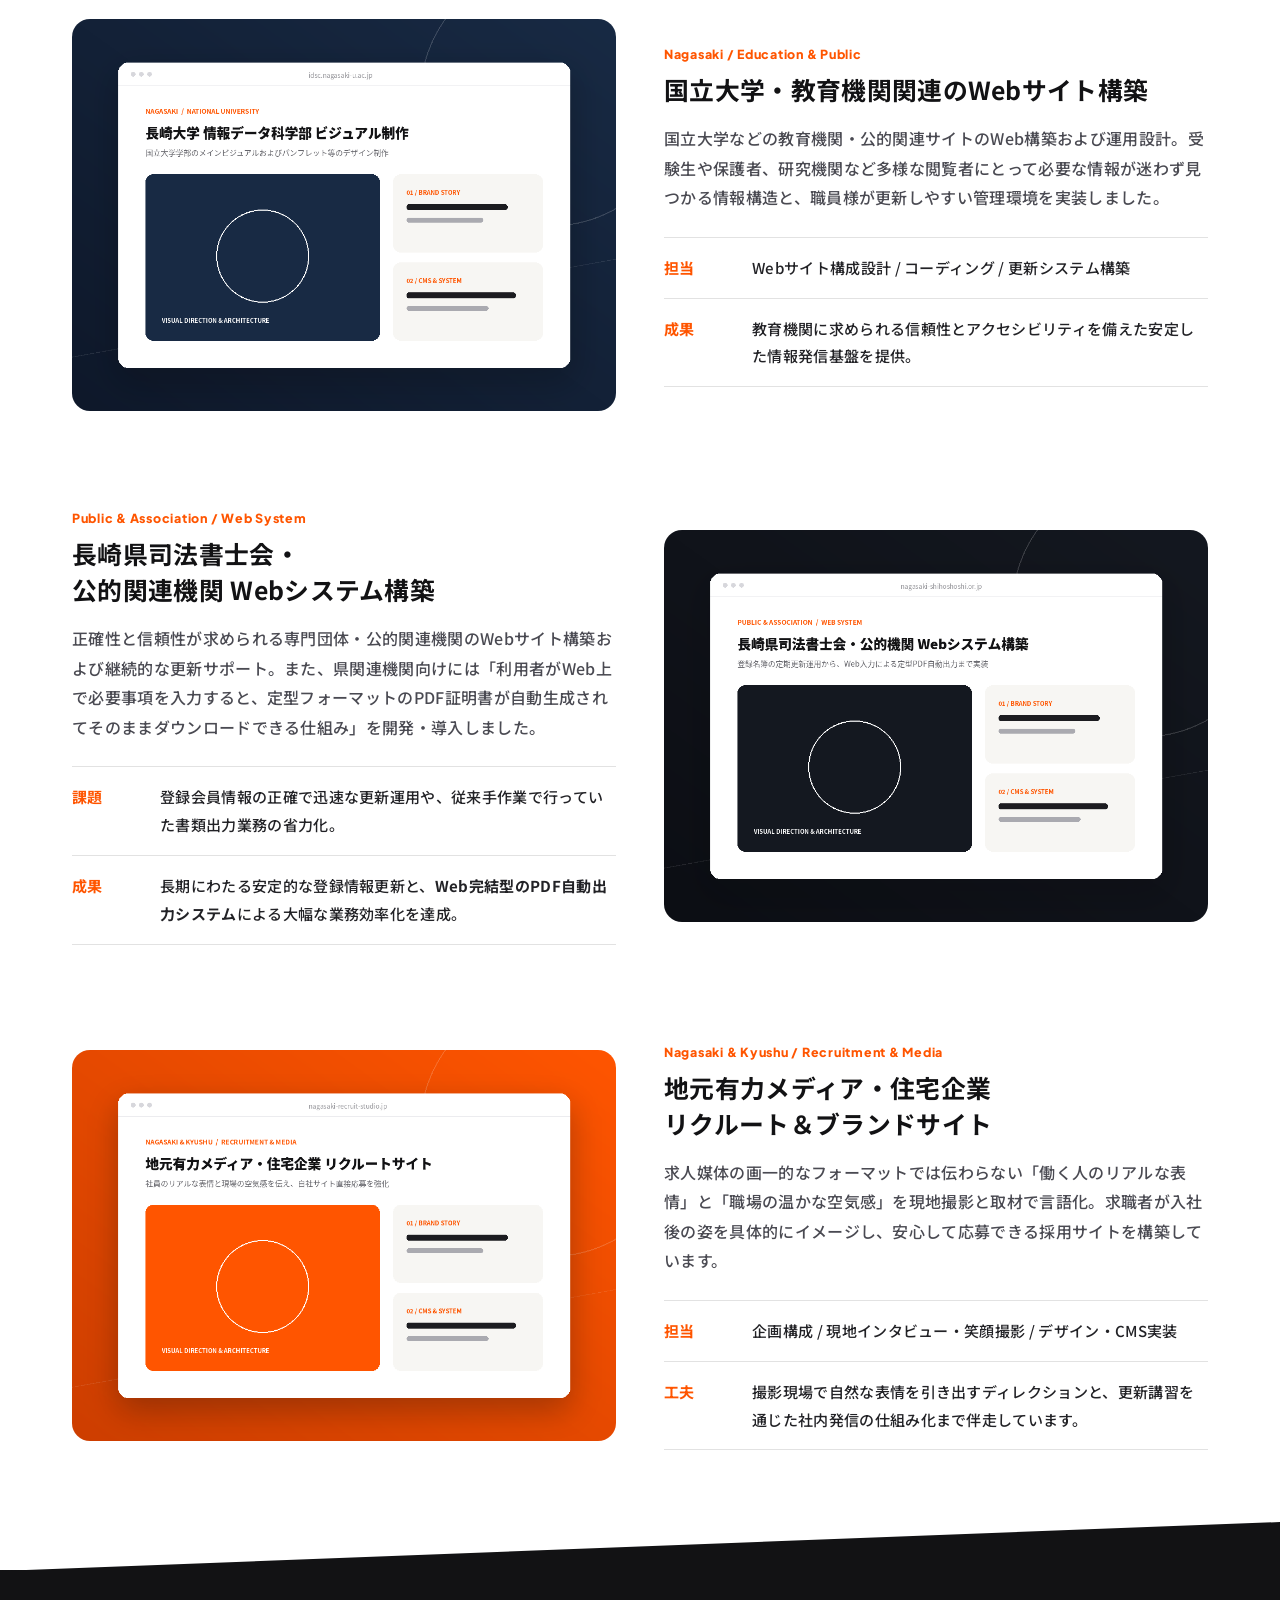
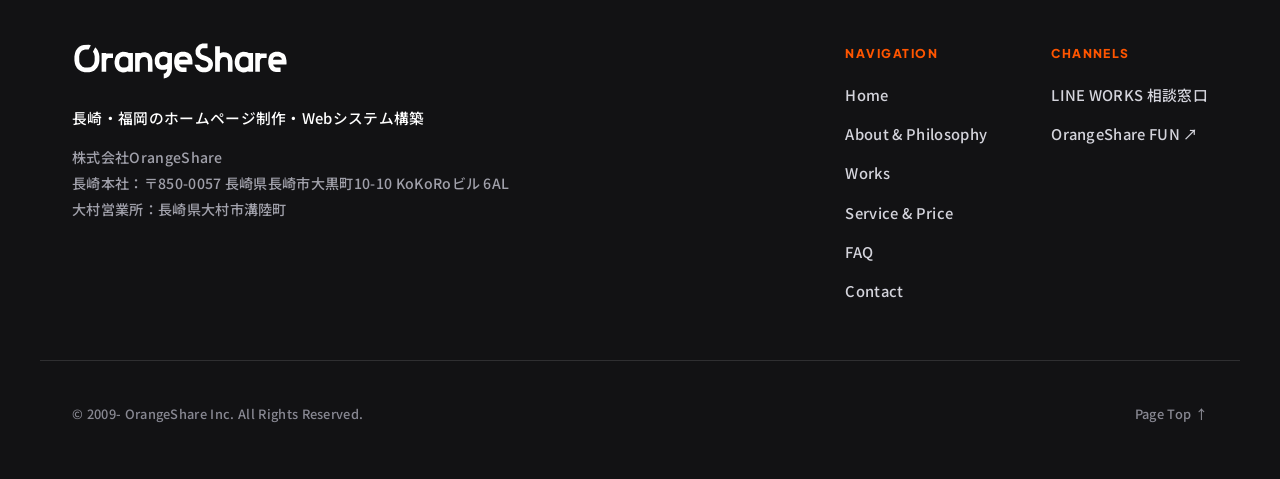
<file: works.html>
<!DOCTYPE html>
<html lang="ja">
<head>
  <meta name="robots" content="noindex,nofollow">
  <meta charset="UTF-8">
  <meta name="viewport" content="width=device-width, initial-scale=1.0">
  <title>Works（制作実績・成果事例）｜OrangeShare</title>
  <link rel="preconnect" href="https://fonts.googleapis.com">
  <link rel="preconnect" href="https://fonts.gstatic.com" crossorigin>
  <link href="https://fonts.googleapis.com/css2?family=Noto+Sans+JP:wght@400;500;700;900&family=Plus+Jakarta+Sans:wght@500;600;700;800&display=swap" rel="stylesheet">
  <link rel="stylesheet" href="css/style.css?v=atticfood20261125a">
</head>
<body>
  <header class="site-header" id="top">
    <div class="container header-inner">
      <a href="index.html" class="brand" aria-label="OrangeShare ホーム">
        <img class="brand-lockup brand-logotype" src="images/os-logotype-exact.svg" alt="OrangeShare" width="240" height="42">
      </a>
      <nav class="site-nav" aria-label="メインナビゲーション">
        <a href="about.html">About</a>
        <a href="works.html" class="active">Works</a>
        <a href="service.html">Service</a>
        <a href="faq.html">FAQ</a>
        <a href="https://fun.orangeshare.jp/" target="_blank" rel="noopener">FUN ↗</a>
        <a href="contact.html" class="btn-contact">Contact</a>
      </nav>
      <button class="menu-toggle" id="menuToggle" aria-label="メニューを開く" aria-expanded="false">
        <span></span><span></span>
      </button>
    </div>
    <div class="mobile-drawer" id="mobileDrawer">
      <a href="about.html">About — 代表の想い・実績背景</a>
      <a href="works.html">Works — 制作実績・導入事例</a>
      <a href="service.html">Service — サービス・料金プラン</a>
      <a href="faq.html">FAQ — よくあるご質問</a>
      <a href="https://fun.orangeshare.jp/" target="_blank" rel="noopener">FUN — OrangeShareの読みもの ↗</a>
      <a href="contact.html" class="drawer-cta">Contact — 無料相談・LINE WORKS</a>
    </div>
  </header>
  <main>
    <section class="page-hero about-hero inner-page-hero inner-hero-works">
      <div class="container about-hero-layout">
        <div class="about-hero-copy">
          <span class="sec-kicker">WORKS &amp; CASE STUDIES</span>
          <h1 class="page-title">制作実績・成果事例</h1>
          <p class="page-lead">表面的なデザインだけでなく、「誰に・何を伝え・どう事業に貢献するか」を設計した制作事例と成果の一部をご紹介します。</p>
        </div>
        <div class="inner-hero-visual inner-visual-works" aria-hidden="true"><span class="iv-work-window iv-work-window-back"></span><span class="iv-work-window iv-work-window-middle"></span><span class="iv-work-window iv-work-window-front"><i></i><i></i><i></i></span></div>
      </div>

      </div>
    </section>

<section class="case-spotlight case-spotlight-attic"><div class="container"><a href="works-attic.html" class="case-spotlight-link"><div class="case-spotlight-img"><img src="images/work-attic-food.webp" alt="ATTIC COFFEE AND DININGのホームページ" loading="lazy"></div><div class="case-spotlight-text"><span class="case-spotlight-overline">FEATURED PROJECT / 03</span><small>株式会社Attic coffee and dining 様 — 長崎県長崎市</small><h2>それぞれの店の個性を、<br>ひとつのブランドの魅力に。</h2><p>4つのカフェと焙煎所、関連事業の世界観を揃えながら分かりやすく案内するホームページ。</p><span class="case-spotlight-read">制作事例を詳しく見る <b aria-hidden="true">↗</b></span></div></a><p class="case-spotlight-note">※お客様への掲載確認前の原稿です。</p></div></section>
<section class="case-spotlight case-spotlight-seishin"><div class="container">
  <a href="works-seishin.html" class="case-spotlight-link">
    <div class="case-spotlight-img"><img src="images/work-seishin.webp" alt="青心工測株式会社の公式サイトのスクリーンショット" loading="lazy"></div>
    <div class="case-spotlight-text">
      <span class="case-spotlight-overline">FEATURED PROJECT / 02</span>
      <small>青心工測株式会社 様 — 長崎県長崎市</small>
      <h2>測量の技術と先進性を、<br>伝わる企業サイトへ。</h2>
      <p>構成・デザイン・文章の土台からお任せいただいた、技術系企業のホームページリニューアル。</p>
      <span class="case-spotlight-read">制作事例を詳しく見る <b aria-hidden="true">↗</b></span>
    </div>
  </a>
  <p class="case-spotlight-note">※掲載前の確認用原稿です。</p>
</div></section>
<section class="case-spotlight"><div class="container"><a href="works-nagata.html" class="case-spotlight-link"><div class="case-spotlight-img"><img src="images/work-nagata.jpg" alt="有限会社永田板金工業所 公式ホームページの画面" width="1484" height="978" loading="lazy"></div><div class="case-spotlight-text"><span class="case-spotlight-overline">NEW PROJECT / 01</span><small>有限会社 永田板金工業所 様 — 長崎県長崎市</small><h2>四代続く板金会社の技術と信頼を、<br>これからの採用につながるホームページへ。</h2><p>新規ホームページ制作／採用情報／施工事例を更新できる仕組み</p><span class="case-spotlight-read">制作事例を詳しく見る <b aria-hidden="true">↗</b></span></div></a><p class="case-spotlight-note">※掲載許可をいただく前の確認用原稿です。</p></div></section>    <!-- 8 Anonymous Achievements from PDF -->
    <section class="section section-tint pb-0">
      <div class="container">
        <div class="works-filter-wrap">        <div class="filter-bar" role="tablist">
          <button class="filter-pill active" data-filter="all">All</button>
          <button class="filter-pill" data-filter="brand">Brand &amp; Store</button>
          <button class="filter-pill" data-filter="marketing">Web Marketing</button>
          <button class="filter-pill" data-filter="system">System &amp; Public</button>
        </div></div>
        <div class="editorial-header">
          <div class="eh-left">
            <span class="eyebrow">ACHIEVEMENTS</span>
            <h2 class="section-title-compact">お客様の目的に合わせた<br>課題解決とWeb集客の実績</h2>
          </div>
          <div class="eh-right">
            <p>制作して管理するだけでなく、お客様のビジネスモデルや運用体制を理解したうえで初期設計を行うことで、公開後の具体的な反響・売上向上に繋げています。</p>
          </div>
        </div>
        
        <div class="achievements-grid">
          <div class="ach-card">
            <span class="ach-num">CASE 01</span>
            <h4>製造業の全国販路拡大</h4>
            <p>製造業のWebサイトをリニューアル。全国の主要都市にアプローチできるようSEO対策を行い、Web単体で年商1,000万円超を達成。</p>
          </div>
          <div class="ach-card">
            <span class="ach-num">CASE 02</span>
            <h4>地域密着家具店の全国展開</h4>
            <p>安さがウリの家具店を、自社内で商品紹介ができる仕組みにリニューアル。価格比較サイトよりも安いと評判になり、全国から継続的な注文を獲得。</p>
          </div>
          <div class="ach-card">
            <span class="ach-num">CASE 03</span>
            <h4>地元宝石店のV字回復</h4>
            <p>5年間Webからの問い合わせがなかった地元密着の宝石店をリニューアル。公開後2週間で問い合わせが発生し、以降も定期的なWeb集客を確立。</p>
          </div>
          <div class="ach-card">
            <span class="ach-num">CASE 04</span>
            <h4>新規オープンの貴金属買取店</h4>
            <p>オープン直後の店舗をSEO対策で支援。全国展開の大手や地元の老舗よりも検索結果で優位に立ち、現在でもWeb集客が8割を超える安定運用を実現。</p>
          </div>
          <div class="ach-card">
            <span class="ach-num">CASE 05</span>
            <h4>老舗石材店の新規受注開拓</h4>
            <p>創業昭和14年の老舗石材店のWeb集客を強化。既存の主要な仕事はもちろん、Web経由での新しい仕事の受注も定期的に行われるように改善。</p>
          </div>
          <div class="ach-card">
            <span class="ach-num">CASE 06</span>
            <h4>コーヒーショップの多店舗展開</h4>
            <p>移動販売車時代からサポートし、現在は複数店舗展開へ発展。メディア出演や県外からの来客増加に加え、ネットショップでの安定収入も実現。</p>
          </div>
          <div class="ach-card">
            <span class="ach-num">CASE 07</span>
            <h4>1人オーナー美容室の集客確立</h4>
            <p>若い女性オーナーが1人で運営する美容室。地域と店舗の特徴を押さえたSEO対策により、狙ったターゲット層からの安定集客を確立。</p>
          </div>
          <div class="ach-card">
            <span class="ach-num">CASE 08</span>
            <h4>カフェ＆レストランの収益多角化</h4>
            <p>通常の飲食集客に加え、店舗のキャパシティを活かした「結婚式2次会」の集客導線を強化し、利益が見込める事業を伸ばすことに成功。</p>
          </div>
        </div>
      </div>
    </section>

    <section class="section">
      <div class="container case-stack">
        <article class="case-article" id="attic" data-area="brand">
          <div class="case-media"><img src="images/work-attic-food.webp" alt="ATTIC COFFEE and DINING 公式サイト"></div>
          <div class="case-body">
            <span class="work-cat">Nagasaki / Cafe &amp; Dining</span>
            <h2>ATTIC COFFEE and DINING 公式サイト</h2>
            <p class="case-intro">長崎市内で4店舗を展開する人気カフェ＆ダイニングのコーポレート・ブランドサイト。観光で長崎を訪れるお客様から地元の常連様まで、4店舗それぞれの個性と世界観が直感的に伝わるデザインを構築しました。</p>
            <dl class="case-dl">
              <div><dt>担当</dt><dd>ブランドデザイン / レスポンシブ設計 / 店舗案内・情報発信基盤構築</dd></div>
              <div><dt>工夫</dt><dd>複数店舗のメニュー・雰囲気・アクセス情報を整理し、スマートフォンから迷わず行きたい店舗へ辿り着ける導線を設計しています。</dd></div>
            </dl>
          </div>
        </article>
        <article class="case-article" id="kobundo" data-area="brand">
          <div class="case-media"><img src="images/work-kobundo.png" alt="好文堂書店 コーポレート・イベントサイト"></div>
          <div class="case-body">
            <span class="work-cat">Nagasaki / Historic Bookstore</span>
            <h2>好文堂書店 コーポレート・イベントサイト</h2>
            <p class="case-intro">長崎の読書文化を長年支える老舗書店の公式サイト。歴史ある書店ならではの落ち着いた品格と雰囲気を大切にしながら、現場のスタッフ様が日々のイベントやフェア情報を無理なく発信できる運用基盤を整えました。</p>
            <dl class="case-dl">
              <div><dt>担当</dt><dd>デザイン設計 / 更新システム構築 / 継続運用サポート</dd></div>
              <div><dt>工夫</dt><dd>余白と文字組みで書店の空気感を表現しつつ、日々の業務の合間でも直感的に記事を更新できる管理画面を構築しました。</dd></div>
            </dl>
          </div>
        </article>
        <article class="case-article" id="fbc" data-area="brand">
          <div class="case-media"><img src="images/work-fbc.png" alt="FBCインターナショナル 公式サイト"></div>
          <div class="case-body">
            <span class="work-cat">Tokyo / Espresso &amp; Coffee Culture</span>
            <h2>FBCインターナショナル 公式サイト</h2>
            <p class="case-intro">日本にエスプレッソ文化を広めたパイオニア企業の公式サイト。東京を拠点とするお客様ですが、オンラインと直接訪問を交えたきめ細かなコミュニケーションにより、ブランドの歴史と先進性を表現するサイト構築を長年サポートしています。</p>
            <dl class="case-dl">
              <div><dt>担当</dt><dd>デザイン設計 / コーポレートブランディング / 継続サポート</dd></div>
              <div><dt>成果</dt><dd>業界のランドマークとなる企業のブランドイメージを確固たるものにし、現在もリニューアル等のご相談を承っています。</dd></div>
            </dl>
          </div>
        </article>
        <article class="case-article" id="jewel" data-area="marketing">
          <div class="case-media"><img src="images/work-jewel.png" alt="ジュエコロジー 買取・リフォーム実績サイト"></div>
          <div class="case-body">
            <span class="work-cat">Nagasaki → Tokyo / Web Marketing</span>
            <h2>ジュエコロジー 買取・リフォーム実績サイト</h2>
            <p class="case-intro">派手な広告ではなく「実際の買取事例と修理・リフォーム事例を誠実に積み上げること」を軸にサイトを設計。10年以上にわたり店舗様と二人三脚で事例を蓄積し続けた結果、長崎の店舗でありながら「ここなら信用できる」と東京のお客様から数千万円規模の大型取引が生まれた、一次情報の力を証明する集客事例です。</p>
            <dl class="case-dl">
              <div><dt>課題</dt><dd>大切な宝石の買取やリフォームにおいて、初めてのお客様に圧倒的な安心感と専門性を伝えること。</dd></div>
              <div><dt>成果</dt><dd>10年以上の事例蓄積により検索評価と信頼性を確立し、<strong>県外・首都圏からの大型成約を継続的に実現。</strong></dd></div>
            </dl>
          </div>
        </article>
        <article class="case-article" id="univ" data-area="system">
          <div class="case-media"><img src="images/work-univ.png" alt="国立大学・教育機関関連のWebサイト構築"></div>
          <div class="case-body">
            <span class="work-cat">Nagasaki / Education &amp; Public</span>
            <h2>国立大学・教育機関関連のWebサイト構築</h2>
            <p class="case-intro">国立大学などの教育機関・公的関連サイトのWeb構築および運用設計。受験生や保護者、研究機関など多様な閲覧者にとって必要な情報が迷わず見つかる情報構造と、職員様が更新しやすい管理環境を実装しました。</p>
            <dl class="case-dl">
              <div><dt>担当</dt><dd>Webサイト構成設計 / コーディング / 更新システム構築</dd></div>
              <div><dt>成果</dt><dd>教育機関に求められる信頼性とアクセシビリティを備えた安定した情報発信基盤を提供。</dd></div>
            </dl>
          </div>
        </article>
        <article class="case-article" id="system" data-area="system">
          <div class="case-media"><img src="images/work-system.png" alt="長崎県司法書士会・公的機関 Webシステム構築"></div>
          <div class="case-body">
            <span class="work-cat">Public &amp; Association / Web System</span>
            <h2>長崎県司法書士会・公的関連機関 Webシステム構築</h2>
            <p class="case-intro">正確性と信頼性が求められる専門団体・公的関連機関のWebサイト構築および継続的な更新サポート。また、県関連機関向けには「利用者がWeb上で必要事項を入力すると、定型フォーマットのPDF証明書が自動生成されてそのままダウンロードできる仕組み」を開発・導入しました。</p>
            <dl class="case-dl">
              <div><dt>課題</dt><dd>登録会員情報の正確で迅速な更新運用や、従来手作業で行っていた書類出力業務の省力化。</dd></div>
              <div><dt>成果</dt><dd>長期にわたる安定的な登録情報更新と、<strong>Web完結型のPDF自動出力システム</strong>による大幅な業務効率化を達成。</dd></div>
            </dl>
          </div>
        </article>
        <article class="case-article" id="recruit" data-area="marketing">
          <div class="case-media"><img src="images/work-recruit.png" alt="地元有力メディア・住宅企業 リクルートサイト"></div>
          <div class="case-body">
            <span class="work-cat">Nagasaki &amp; Kyushu / Recruitment &amp; Media</span>
            <h2>地元有力メディア・住宅企業 リクルート＆ブランドサイト</h2>
            <p class="case-intro">求人媒体の画一的なフォーマットでは伝わらない「働く人のリアルな表情」と「職場の温かな空気感」を現地撮影と取材で言語化。求職者が入社後の姿を具体的にイメージし、安心して応募できる採用サイトを構築しています。</p>
            <dl class="case-dl">
              <div><dt>担当</dt><dd>企画構成 / 現地インタビュー・笑顔撮影 / デザイン・CMS実装</dd></div>
              <div><dt>工夫</dt><dd>撮影現場で自然な表情を引き出すディレクションと、更新講習を通じた社内発信の仕組み化まで伴走しています。</dd></div>
            </dl>
          </div>
        </article>
      </div>
    </section>
  </main>
  <footer class="site-footer">
    <div class="footer-curve" aria-hidden="true">
      <svg viewBox="0 0 1440 72" preserveAspectRatio="none">
        <path d="M0,72 L1440,0 L1440,72 Z" fill="#121214"></path>
      </svg>
    </div>
    <div class="container footer-top">
      <div class="footer-brand">
        <a href="index.html" class="brand brand-light">
          <img class="brand-lockup brand-logotype" src="images/os-logotype-exact.svg" alt="OrangeShare" width="240" height="42">
        </a>
        <p class="footer-tagline">長崎・福岡のホームページ制作・Webシステム構築</p>
        <p class="footer-office">
          株式会社OrangeShare<br>
          長崎本社：〒850-0057 長崎県長崎市大黒町10-10 KoKoRoビル 6AL<br>
          大村営業所：長崎県大村市溝陸町
        </p>
      </div>
      <div class="footer-nav-cols">
        <div class="f-col">
          <span class="f-label">NAVIGATION</span>
          <a href="index.html">Home</a>
          <a href="about.html">About &amp; Philosophy</a>
          <a href="works.html">Works</a>
          <a href="service.html">Service &amp; Price</a>
          <a href="faq.html">FAQ</a>
          <a href="contact.html">Contact</a>
        </div>
        <div class="f-col">
          <span class="f-label">CHANNELS</span>
          <a href="contact.html#lineworks">LINE WORKS 相談窓口</a>
          <a href="https://fun.orangeshare.jp/" target="_blank" rel="noopener">OrangeShare FUN ↗</a>
        </div>
      </div>
    </div>
    <div class="container footer-bottom">
      <p>&copy; 2009- OrangeShare Inc. All Rights Reserved.</p>
      <a href="#top" class="back-top">Page Top ↑</a>
    </div>
  </footer>
  <script src="js/main.js?v=header20261124a"></script>
</body>
</html>
</file>
<file: css/style.css>
/* =========================================================
   OrangeShare Studio — Production CSS (V12 / Overwrite Ready)
   ========================================================= */
:root {
  --orange: #FF5500;
  --orange-deep: #E04800;
  --ink: #121214;
  --ink-soft: #222226;
  --muted: #4A4A52;
  --surface: #FAF9F6;
  --white: #FFFFFF;
  --line: rgba(18, 18, 20, 0.12);
  --line-light: rgba(255, 255, 255, 0.24);
  --radius-sm: 10px;
  --radius-md: 18px;
  --radius-lg: 26px;
}
*, *::before, *::after { box-sizing: border-box; }
html { scroll-behavior: smooth; font-size: 16px; }
body { margin: 0; font-family: 'Noto Sans JP', -apple-system, BlinkMacSystemFont, sans-serif; color: var(--ink); background: var(--white); line-height: 1.85; letter-spacing: 0.02em; overflow-x: hidden; -webkit-font-smoothing: antialiased; }
img { max-width: 100%; height: auto; display: block; }
a { color: inherit; text-decoration: none; }
.container { width: 100%; max-width: 1200px; margin: 0 auto; padding: 0 32px; }
.pb-0 { padding-bottom: 0 !important; }

/* Balanced Headings Globally */
h1, h2, h3, h4 {
  text-wrap: balance;
  word-break: keep-all;
  overflow-wrap: anywhere;
}
@media (min-width: 769px) { .nowrap-pc { white-space: nowrap; } }

.site-header { position: sticky; top: 0; z-index: 1000; background: rgba(255, 255, 255, 0.94); backdrop-filter: blur(14px); border-bottom: 1px solid var(--line); }
.page-home .site-header { background: var(--orange); border-bottom: 1px solid var(--line-light); color: var(--white); }
.header-inner { display: flex; align-items: center; justify-content: space-between; height: 80px; }
.brand { display: inline-flex; align-items: center; gap: 10px; }
.brand-dot { width: 12px; height: 12px; border-radius: 50%; background: var(--orange); }
.page-home .brand-dot, .brand-light .brand-dot { background: var(--white); }
.brand-name { font-family: 'Plus Jakarta Sans', sans-serif; font-weight: 800; font-size: 1.32rem; letter-spacing: -0.02em; }
.site-nav { display: flex; align-items: center; gap: 32px; }
.site-nav a { font-family: 'Plus Jakarta Sans', sans-serif; font-size: 0.95rem; font-weight: 700; opacity: 0.85; transition: opacity 0.2s; }
.site-nav a:hover, .site-nav a.active { opacity: 1; }
.btn-contact { padding: 9px 22px; border-radius: 999px; background: var(--ink); color: var(--white) !important; opacity: 1 !important; transition: transform 0.2s; }
.btn-contact:hover { transform: translateY(-1px); }
.menu-toggle { display: none; flex-direction: column; gap: 6px; background: none; border: none; cursor: pointer; padding: 8px; }
.menu-toggle span { width: 24px; height: 1.5px; background: currentColor; display: block; }
.mobile-drawer { display: none; flex-direction: column; background: var(--white); color: var(--ink); padding: 20px 32px 32px; border-bottom: 1px solid var(--line); gap: 16px; }
.mobile-drawer.open { display: flex; }
.mobile-drawer a { font-weight: 700; padding: 6px 0; }
.drawer-cta { margin-top: 8px; text-align: center; background: var(--orange); color: var(--white); padding: 14px !important; border-radius: 999px; }

/* 01. HERO */
.hero-angled { position: relative; background: linear-gradient(135deg, #FF5500 0%, #E84B00 100%); color: var(--white); padding: 64px 0 124px; clip-path: polygon(0 0, 100% 0, 100% 90%, 0 100%); overflow: hidden; }
.hero-grid-pattern { position: absolute; inset: 0; background-image: linear-gradient(to right, rgba(255, 255, 255, 0.07) 1px, transparent 1px), linear-gradient(to bottom, rgba(255, 255, 255, 0.07) 1px, transparent 1px); background-size: 72px 72px; pointer-events: none; }
.hero-orb { position: absolute; border-radius: 50%; pointer-events: none; }
.hero-orb-1 { width: 680px; height: 680px; top: -180px; right: -120px; background: radial-gradient(circle, rgba(255, 255, 255, 0.2) 0%, rgba(255, 255, 255, 0) 70%); animation: pulseOrb 9s ease-in-out infinite alternate; }
.hero-orb-2 { width: 440px; height: 440px; bottom: -140px; left: -80px; border: 1px solid rgba(255, 255, 255, 0.22); }
@keyframes pulseOrb { 0% { transform: scale(1) translate(0, 0); } 100% { transform: scale(1.08) translate(-18px, 14px); } }
.float-slow { animation: floatSlow 6s ease-in-out infinite alternate; }
@keyframes floatSlow { 0% { transform: translateY(0px); } 100% { transform: translateY(-10px); } }
.hero-grid { position: relative; z-index: 1; display: grid; grid-template-columns: minmax(0, 0.92fr) minmax(0, 1.08fr); align-items: center; gap: 32px; }
.hero-copy, .hero-visual { min-width: 0; }
.hero-kicker-row { display: flex; align-items: center; gap: 12px; margin-bottom: 20px; }
.hero-line { width: 28px; height: 2px; background: var(--white); display: inline-block; }
.hero-en { font-family: 'Plus Jakarta Sans', sans-serif; font-size: 0.76rem; font-weight: 700; letter-spacing: 0.12em; opacity: 0.92; margin: 0; }
.hero-title { font-size: clamp(2rem, 2.95vw, 2.65rem); font-weight: 900; line-height: 1.38; letter-spacing: -0.02em; margin: 0 0 24px; }
.hero-lead { font-size: 1.02rem; font-weight: 500; line-height: 1.88; opacity: 0.96; margin: 0 0 36px; }
.hero-actions { display: flex; flex-wrap: wrap; gap: 14px; }
.hero-bottom-bar { position: relative; z-index: 1; margin-top: 28px; padding-top: 16px; border-top: 1px solid rgba(255, 255, 255, 0.22); display: flex; justify-content: space-between; align-items: center; font-family: 'Plus Jakarta Sans', sans-serif; font-size: 0.74rem; font-weight: 700; letter-spacing: 0.1em; opacity: 0.85; }
.hb-scroll:hover { opacity: 1; }

.btn { display: inline-flex; align-items: center; justify-content: center; gap: 10px; padding: 15px 30px; border-radius: 999px; font-weight: 700; font-size: 0.94rem; transition: transform 0.22s ease, opacity 0.22s ease; cursor: pointer; border: none; }
.btn:hover { transform: translateY(-2px); }
.btn-lg { padding: 18px 36px; font-size: 1rem; }
.btn-block { width: 100%; }
.btn-dark { background: var(--ink); color: var(--white); }
.btn-orange { background: var(--orange); color: var(--white); }
.btn-ghost-light { background: rgba(255, 255, 255, 0.16); color: var(--white); border: 1px solid rgba(255, 255, 255, 0.45); }
.text-link { display: inline-flex; align-items: center; gap: 8px; font-weight: 700; font-size: 0.95rem; color: var(--ink); padding-bottom: 4px; border-bottom: 2px solid var(--ink); transition: color 0.2s, border-color 0.2s; }
.text-link:hover { color: var(--orange); border-color: var(--orange); }

.section { padding: 120px 0; }
.section-tint { background: var(--surface); }
.section-angled-tint { background: var(--surface); padding: 140px 0; clip-path: polygon(0 5%, 100% 0, 100% 95%, 0 100%); }
.section-dark-angled { background: var(--ink); color: var(--white); padding: 140px 0; clip-path: polygon(0 0, 100% 6%, 100% 100%, 0 94%); }

.sec-kicker { display: block; font-family: 'Plus Jakarta Sans', sans-serif; font-size: 0.76rem; font-weight: 800; letter-spacing: 0.14em; color: var(--orange); margin-bottom: 12px; }
.sec-title { font-size: clamp(1.7rem, 2.6vw, 2.25rem); font-weight: 900; line-height: 1.38; margin: 0; }
.sec-head-row { display: flex; justify-content: space-between; align-items: flex-end; gap: 24px; margin-bottom: 52px; }

.offset-grid { display: grid; grid-template-columns: minmax(0, 0.95fr) minmax(0, 1.05fr); align-items: center; gap: 64px; }
.offset-media img { border-radius: var(--radius-lg); }
.offset-body { padding-top: 12px; }
.offset-body .sec-title { margin-bottom: 24px; }
.sec-text { color: var(--muted); font-size: 1rem; font-weight: 500; margin: 0 0 18px; }
.sec-link-wrap { margin-top: 32px; }

.marquee-wrapper { width: 100%; overflow: hidden; padding: 12px 0 24px; }
.marquee-track { display: flex; gap: 32px; width: max-content; animation: scrollMarquee 42s linear infinite; }
.marquee-wrapper:hover .marquee-track { animation-play-state: paused; }
@keyframes scrollMarquee { 0% { transform: translateX(0); } 100% { transform: translateX(-50%); } }
.m-card { width: 440px; flex-shrink: 0; display: block; transition: transform 0.3s ease; }
.m-card:hover { transform: translateY(-6px); }
.m-img { border-radius: var(--radius-md); overflow: hidden; margin-bottom: 16px; box-shadow: 0 14px 32px rgba(18, 18, 20, 0.08); }
.m-info span { display: block; font-family: 'Plus Jakarta Sans', sans-serif; font-size: 0.74rem; font-weight: 700; color: var(--orange); letter-spacing: 0.06em; margin-bottom: 4px; }
.m-info h3 { font-size: 1.08rem; font-weight: 700; line-height: 1.45; margin: 0; }

.service-index { border-top: 1px solid var(--line); }
.si-row { display: grid; grid-template-columns: 64px 1fr 40px; align-items: center; gap: 24px; padding: 36px 12px; border-bottom: 1px solid var(--line); transition: background 0.2s, padding-left 0.2s; }
.si-row:hover { background: var(--surface); padding-left: 22px; }
.si-num { font-family: 'Plus Jakarta Sans', sans-serif; font-weight: 800; font-size: 0.95rem; color: var(--orange); }
.si-main h3 { font-size: 1.25rem; font-weight: 700; margin: 0 0 6px; }
.si-main p { margin: 0; font-size: 0.95rem; font-weight: 500; color: var(--muted); }
.si-arrow { font-size: 1.2rem; color: var(--muted); transition: transform 0.2s, color 0.2s; }
.si-row:hover .si-arrow { transform: translateX(4px); color: var(--orange); }

.area-grid { display: grid; grid-template-columns: minmax(0, 1.05fr) minmax(0, 0.95fr); gap: 48px; align-items: center; }
.area-display { font-family: 'Plus Jakarta Sans', sans-serif; font-size: clamp(2.4rem, 4.6vw, 3.9rem); font-weight: 800; line-height: 1.15; letter-spacing: -0.02em; margin: 12px 0 0; }
.area-sub { font-size: 2rem; color: #FF9E6D; }
.area-desc { color: #E2E2E6; font-size: 1rem; font-weight: 500; margin: 0 0 18px; }
.area-desc:last-child { margin-bottom: 0; }

.journal-list { border-top: 1px solid var(--line); }
.journal-row { display: grid; grid-template-columns: 160px 1fr 32px; align-items: center; gap: 24px; padding: 28px 8px; border-bottom: 1px solid var(--line); transition: color 0.2s; }
.journal-row:hover { color: var(--orange); }
.j-cat { font-family: 'Plus Jakarta Sans', sans-serif; font-size: 0.74rem; font-weight: 800; letter-spacing: 0.08em; color: var(--muted); }
.journal-row h3 { font-size: 1.08rem; font-weight: 700; margin: 0; }

.cta-banner { background: var(--orange); color: var(--white); padding: 96px 0 112px; }
.cta-inner { display: flex; justify-content: space-between; align-items: center; gap: 32px; }
.cta-kicker { font-family: 'Plus Jakarta Sans', sans-serif; font-size: 0.78rem; font-weight: 800; letter-spacing: 0.14em; opacity: 0.85; }
.cta-inner h2 { font-size: clamp(1.7rem, 2.8vw, 2.35rem); font-weight: 900; margin: 8px 0 12px; }
.cta-inner p { margin: 0; font-size: 1.05rem; font-weight: 500; opacity: 0.95; max-width: 560px; }

.page-hero { background: var(--surface); padding: 88px 0 76px; clip-path: polygon(0 0, 100% 0, 100% 90%, 0 100%); }
.page-title { font-size: clamp(2rem, 3.2vw, 2.75rem); font-weight: 900; line-height: 1.35; margin: 0 0 16px; }
.page-lead { color: var(--muted); font-size: 1.05rem; font-weight: 500; max-width: 680px; margin: 0; }

/* ABOUT — Camera-style Light Horizontal Card */
.about-camera-card {
  display: grid;
  grid-template-columns: 1.15fr 0.85fr;
  align-items: center;
  gap: 48px;
  background: var(--surface);
  border: 1px solid var(--line);
  border-radius: var(--radius-lg);
  padding: 56px 64px;
  position: relative;
  overflow: hidden;
}
.about-camera-card::after {
  content: "";
  position: absolute;
  top: 0;
  right: 0;
  bottom: 0;
  width: 44%;
  background: var(--orange);
  clip-path: polygon(18% 0, 100% 0, 100% 100%, 0 100%);
}
.ac-left { position: relative; z-index: 2; }
.ac-kicker { display: block; font-family: 'Plus Jakarta Sans', sans-serif; font-size: 0.75rem; font-weight: 800; letter-spacing: 0.14em; color: var(--orange); margin-bottom: 10px; }
.ac-left h2 { font-size: clamp(1.7rem, 2.4vw, 2.15rem); font-weight: 900; line-height: 1.38; margin: 0 0 22px; color: var(--ink); }
.ac-left ul { padding-left: 20px; margin: 0; font-size: 0.96rem; font-weight: 700; color: var(--ink-soft); }
.ac-left li { margin-bottom: 10px; }
.ac-right { position: relative; z-index: 2; display: flex; justify-content: center; align-items: center; }
.ac-lens-outer {
  width: 240px;
  height: 240px;
  border-radius: 50%;
  border: 3px solid rgba(255, 255, 255, 0.55);
  display: flex;
  align-items: center;
  justify-content: center;
}
.ac-lens-inner {
  width: 120px;
  height: 120px;
  border-radius: 50%;
  background: var(--white);
  box-shadow: 0 12px 30px rgba(0, 0, 0, 0.12);
}

.editorial-essay-grid { display: grid; grid-template-columns: 240px 1fr; gap: 56px; align-items: start; }
.essay-aside { position: sticky; top: 112px; }
.essay-nav { display: flex; flex-direction: column; gap: 11px; border-left: 1px solid var(--line); padding-left: 14px; }
.essay-nav a { font-size: 0.82rem; font-weight: 700; line-height: 1.45; color: var(--muted); transition: color 0.2s; }
.essay-nav a:hover { color: var(--orange); }
.essay-body { display: flex; flex-direction: column; gap: 84px; }
.essay-block { scroll-margin-top: 110px; }
.essay-num { display: block; font-family: 'Plus Jakarta Sans', sans-serif; font-size: 0.78rem; font-weight: 800; letter-spacing: 0.12em; color: var(--orange); margin-bottom: 10px; }
.essay-block h2 { font-size: clamp(1.45rem, 2.3vw, 1.95rem); font-weight: 900; line-height: 1.45; margin: 0 0 22px; }
.essay-block p { font-size: 1.02rem; font-weight: 500; color: var(--ink-soft); margin: 0 0 20px; }
.essay-quote { margin: 28px 0 0; padding: 26px 32px; background: var(--surface); border-left: 4px solid var(--orange); border-radius: 0 var(--radius-sm) var(--radius-sm) 0; font-weight: 700; font-size: 1.05rem; color: var(--ink); }
.evidence-cards { display: grid; grid-template-columns: repeat(3, 1fr); gap: 20px; margin-top: 32px; }
.ev-card { background: var(--surface); border-radius: var(--radius-md); padding: 26px 22px; }
.ev-num { display: block; font-family: 'Plus Jakarta Sans', sans-serif; font-size: 2.2rem; font-weight: 800; color: var(--orange); line-height: 1.1; margin-bottom: 8px; }
.ev-num span { font-size: 0.95rem; font-weight: 700; margin-left: 2px; }
.ev-card strong { display: block; font-size: 0.98rem; font-weight: 700; margin-bottom: 8px; }
.ev-card p { margin: 0; font-size: 0.88rem; font-weight: 500; color: var(--muted); line-height: 1.65; }
.company-dl { margin: 0; border-top: 1px solid var(--line); }
.company-dl > div { display: grid; grid-template-columns: 140px 1fr; gap: 16px; padding: 18px 0; border-bottom: 1px solid var(--line); font-size: 0.98rem; }
.company-dl dt { font-weight: 700; color: var(--ink); }
.company-dl dd { margin: 0; font-weight: 500; color: var(--ink-soft); }

/* WORKS */
.filter-bar { display: flex; flex-wrap: wrap; gap: 10px; margin-top: 32px; }
.filter-pill { background: var(--white); border: 1px solid var(--line); padding: 8px 20px; border-radius: 999px; font-family: 'Plus Jakarta Sans', sans-serif; font-weight: 700; font-size: 0.88rem; cursor: pointer; transition: all 0.2s; }
.filter-pill.active, .filter-pill:hover { background: var(--ink); color: var(--white); border-color: var(--ink); }

.achievements-grid { display: grid; grid-template-columns: repeat(4, 1fr); gap: 20px; padding-bottom: 72px; }
.ach-card { background: var(--white); border-radius: var(--radius-md); border: 1px solid var(--line); padding: 24px 20px; display: flex; flex-direction: column; gap: 10px; }
.ach-num { font-family: 'Plus Jakarta Sans', sans-serif; font-size: 0.72rem; font-weight: 800; letter-spacing: 0.1em; color: var(--orange); }
.ach-card h4 { font-size: 1.02rem; line-height: 1.45; margin: 0; color: var(--ink); }
.ach-card p { font-size: 0.86rem; color: var(--muted); margin: 0; font-weight: 500; line-height: 1.68; }

.case-stack { display: flex; flex-direction: column; gap: 96px; }
.case-article { display: grid; grid-template-columns: minmax(0, 1fr) minmax(0, 1fr); gap: 48px; align-items: center; }
.case-article:nth-child(even) .case-media { order: 2; }
.case-article.hidden { display: none; }
.case-media img { border-radius: var(--radius-md); }
.work-cat { display: block; font-family: 'Plus Jakarta Sans', sans-serif; font-size: 0.78rem; font-weight: 800; color: var(--orange); letter-spacing: 0.06em; margin-bottom: 6px; }
.case-body h2 { font-size: 1.55rem; line-height: 1.45; margin: 6px 0 16px; }
.case-intro { color: var(--muted); font-size: 1rem; font-weight: 500; margin: 0 0 24px; }
.case-dl { margin: 0; border-top: 1px solid var(--line); }
.case-dl > div { display: grid; grid-template-columns: 76px 1fr; gap: 12px; padding: 16px 0; border-bottom: 1px solid var(--line); font-size: 0.94rem; }
.case-dl dt { font-weight: 700; color: var(--orange); }
.case-dl dd { margin: 0; font-weight: 500; color: var(--ink-soft); }

/* SERVICE */
.editorial-header { display: grid; grid-template-columns: minmax(0, 1.08fr) minmax(0, 0.92fr); gap: 40px; align-items: end; margin-bottom: 44px; }
.eyebrow { display: block; font-family: 'Plus Jakarta Sans', sans-serif; font-size: 0.76rem; font-weight: 800; letter-spacing: 0.14em; color: var(--orange); margin-bottom: 10px; }
.section-title-compact { font-size: clamp(1.45rem, 2.15vw, 1.85rem); font-weight: 900; line-height: 1.42; margin: 0; }
.eh-right p { font-size: 0.96rem; color: var(--muted); margin: 0; font-weight: 500; }
.industry-tags { display: flex; flex-wrap: wrap; gap: 12px; padding-bottom: 64px; }
.ind-tag { padding: 9px 18px; border: 1px solid var(--line); border-radius: 999px; font-size: 0.88rem; font-weight: 700; color: var(--ink-soft); background: var(--white); }
.eh-right-text { font-size: 0.95rem; color: var(--muted); max-width: 480px; text-align: right; font-weight: 500; margin: 0; }

.plans-clean-grid { display: grid; grid-template-columns: repeat(3, 1fr); gap: 28px; }
.p-card { background: var(--white); border: 1px solid var(--line); border-radius: var(--radius-md); padding: 36px 28px; display: flex; flex-direction: column; }
.p-card-accent { border: 2px solid var(--orange); box-shadow: 0 18px 40px rgba(255, 85, 0, 0.08); }
.p-en { font-family: 'Plus Jakarta Sans', sans-serif; font-size: 0.74rem; font-weight: 800; letter-spacing: 0.1em; color: var(--orange); }
.p-card h2 { font-size: 1.4rem; margin: 8px 0 12px; }
.p-amount { font-family: 'Plus Jakarta Sans', 'Noto Sans JP', sans-serif; font-size: 2.45rem; font-weight: 800; margin-bottom: 12px; }
.p-amount span { font-size: 0.98rem; font-weight: 700; }
.p-summary { font-size: 0.92rem; font-weight: 500; color: var(--muted); margin: 0 0 20px; padding-bottom: 20px; border-bottom: 1px solid var(--line); }
.p-ul { list-style: none; padding: 0; margin: 0 0 28px; flex-grow: 1; }
.p-ul li { position: relative; padding-left: 18px; font-size: 0.92rem; font-weight: 500; color: var(--ink-soft); margin-bottom: 10px; }
.p-ul li::before { content: "—"; position: absolute; left: 0; color: var(--orange); }

.omakase-detail { margin-top: 56px; background: var(--surface); border-radius: var(--radius-lg); padding: 48px 42px; }
.od-head h3 { font-size: 1.45rem; margin: 0 0 12px; }
.od-lead { font-size: 1rem; color: var(--ink-soft); margin: 0 0 36px; font-weight: 500; }
.od-grid { display: grid; grid-template-columns: repeat(3, 1fr); gap: 32px; }
.od-item h4 { font-size: 1.06rem; line-height: 1.5; margin: 0 0 14px; color: var(--ink); }
.od-item p { margin: 0 0 12px; font-size: 0.94rem; font-weight: 500; color: var(--muted); }
.od-item p:last-child { margin-bottom: 0; }

.maint-grid { display: grid; grid-template-columns: repeat(3, 1fr); gap: 24px; align-items: stretch; }
.m-box { background: var(--white); border: 1px solid var(--line); border-radius: var(--radius-md); padding: 34px 28px; display: flex; flex-direction: column; }
.m-box-main { border: 2px solid var(--ink); }
.m-tag { display: inline-block; font-size: 0.76rem; font-weight: 800; color: var(--orange); margin-bottom: 10px; }
.m-heading { margin: 0 0 16px; padding-bottom: 16px; border-bottom: 1px solid var(--line); display: flex; flex-direction: column; gap: 4px; }
.m-plan-name { font-size: 1.05rem; font-weight: 700; color: var(--ink-soft); }
.m-plan-price { font-family: 'Plus Jakarta Sans', 'Noto Sans JP', sans-serif; font-size: 1.55rem; font-weight: 900; color: var(--ink); }
.m-plan-price span { font-size: 0.85rem; font-weight: 700; color: var(--muted); }
.m-box p { font-size: 0.92rem; font-weight: 500; color: var(--muted); margin: 0 0 14px; }
.m-box ul { padding-left: 18px; margin: 0 0 14px; font-size: 0.92rem; font-weight: 500; }
.m-box li { margin-bottom: 6px; }
.m-sub { font-size: 0.84rem !important; margin-top: auto !important; }

.subsidy-grid { display: grid; grid-template-columns: 1.1fr 0.9fr; gap: 56px; align-items: center; }
.subsidy-content h2 { font-size: clamp(1.65rem, 2.5vw, 2.1rem); line-height: 1.38; margin: 8px 0 20px; }
.subsidy-content p { font-size: 0.98rem; font-weight: 500; color: var(--muted); margin: 0 0 16px; }
.sv-card { background: var(--surface); padding: 34px; border-radius: var(--radius-md); border: 2px solid var(--ink); }
.sv-badge { display: inline-block; background: var(--orange); color: var(--white); font-weight: 800; font-size: 0.72rem; padding: 4px 12px; border-radius: 4px; margin-bottom: 16px; }
.sv-card ul { padding-left: 20px; margin: 0; font-size: 0.95rem; font-weight: 700; color: var(--ink-soft); }
.sv-card li { margin-bottom: 12px; }
.sv-card li:last-child { margin-bottom: 0; }

/* CONTACT */
.contact-layout { display: grid; grid-template-columns: 0.95fr 1.05fr; gap: 56px; align-items: start; }
.lw-panel { background: var(--surface); border-radius: var(--radius-md); padding: 32px; margin-bottom: 28px; }
.lw-tag { font-family: 'Plus Jakarta Sans', sans-serif; font-size: 0.76rem; font-weight: 800; letter-spacing: 0.1em; color: var(--orange); }
.lw-panel h2 { font-size: 1.4rem; margin: 8px 0 12px; }
.lw-panel > p { font-size: 0.95rem; font-weight: 500; color: var(--muted); margin: 0 0 20px; }
.qr-card { display: grid; grid-template-columns: 110px 1fr; gap: 16px; align-items: center; background: var(--white); border: 1px solid var(--line); border-radius: var(--radius-sm); padding: 16px; }
.qr-square { height: 100px; border: 1px dashed var(--muted); border-radius: 6px; display: flex; flex-direction: column; align-items: center; justify-content: center; font-family: 'Plus Jakarta Sans', sans-serif; font-weight: 700; font-size: 0.8rem; text-align: center; }
.qr-square span { font-size: 0.65rem; color: var(--muted); margin-top: 4px; }
.qr-desc p { margin: 4px 0 0; font-size: 0.86rem; font-weight: 500; color: var(--muted); }
.comm-note { padding: 24px 28px; border-left: 3px solid var(--orange); margin-bottom: 32px; }
.comm-note h3 { font-size: 1.1rem; margin: 0 0 12px; }
.comm-note p { font-size: 0.92rem; font-weight: 500; color: var(--muted); margin: 0 0 12px; }

.faq-section h3 { font-size: 1.15rem; margin: 0 0 16px; }
.faq-list { border-top: 1px solid var(--line); }
.faq-item { border-bottom: 1px solid var(--line); }
.faq-q { width: 100%; background: none; border: none; padding: 18px 4px; text-align: left; font-size: 0.95rem; font-weight: 700; color: var(--ink); display: flex; justify-content: space-between; align-items: center; gap: 12px; cursor: pointer; }
.faq-plus { color: var(--orange); font-size: 1.3rem; font-weight: 900; transition: transform 0.2s; }
.faq-item.active .faq-plus { transform: rotate(45deg); }
.faq-a { display: none; padding: 0 4px 18px; font-size: 0.92rem; font-weight: 500; color: var(--muted); }
.faq-item.active .faq-a { display: block; }
.studio-form { background: var(--white); border: 1px solid var(--line); border-radius: var(--radius-md); padding: 44px; }
.studio-form h2 { font-size: 1.4rem; margin: 0 0 26px; }
.f-field { margin-bottom: 20px; }
.f-two { display: grid; grid-template-columns: 1fr 1fr; gap: 18px; }
.f-field label { display: block; font-size: 0.88rem; font-weight: 700; margin-bottom: 8px; }
.f-field label span { color: var(--orange); }
.f-field input, .f-field select, .f-field textarea { width: 100%; padding: 14px 16px; border: 1px solid var(--line); border-radius: var(--radius-sm); font-family: inherit; font-size: 0.98rem; font-weight: 500; background: var(--surface); transition: border-color 0.2s, background 0.2s; }
.f-field input:focus, .f-field select:focus, .f-field textarea:focus { outline: none; border-color: var(--ink); background: var(--white); }
.form-result { margin-top: 18px; padding: 16px 18px; background: var(--surface); border-left: 3px solid var(--orange); font-size: 0.92rem; font-weight: 700; }

/* FOOTER */
.site-footer { position: relative; background: var(--ink); color: #D4D4DC; padding: 72px 0 40px; }
.footer-curve { position: absolute; top: -48px; left: 0; right: 0; height: 49px; overflow: hidden; pointer-events: none; }
.footer-curve svg { width: 100%; height: 100%; display: block; }
.footer-top { display: flex; justify-content: space-between; gap: 48px; padding-bottom: 56px; border-bottom: 1px solid rgba(255, 255, 255, 0.12); }
.footer-brand .brand-name { color: var(--white); }
.footer-tagline { font-size: 0.92rem; font-weight: 500; margin: 16px 0 12px; color: var(--white); }
.footer-office { font-size: 0.88rem; font-weight: 500; color: #A0A0AA; margin: 0; }
.footer-nav-cols { display: flex; gap: 64px; }
.f-col { display: flex; flex-direction: column; gap: 12px; font-size: 0.92rem; font-weight: 500; }
.f-label { font-family: 'Plus Jakarta Sans', sans-serif; font-size: 0.76rem; font-weight: 800; letter-spacing: 0.12em; color: var(--orange); margin-bottom: 4px; }
.f-col a:hover { color: var(--white); }
.footer-bottom { padding-top: 28px; display: flex; justify-content: space-between; align-items: center; font-size: 0.8rem; font-weight: 500; color: #888892; }
.back-top:hover { color: var(--white); }

@media (max-width: 1024px) {
  .hero-grid, .offset-grid, .area-grid, .editorial-essay-grid, .case-article, .contact-layout, .plans-clean-grid, .od-grid, .maint-grid, .editorial-header, .subsidy-grid { grid-template-columns: 1fr; }
  .eh-right-text { text-align: left; }
  .essay-aside { position: static; }
  .case-article:nth-child(even) .case-media { order: 0; }
  .evidence-cards { grid-template-columns: 1fr; }
  .achievements-grid { grid-template-columns: repeat(2, 1fr); }
  .cta-inner, .footer-top { flex-direction: column; align-items: flex-start; }
}
@media (max-width: 768px) {
  .site-nav { display: none; }
  .menu-toggle { display: flex; }
  .hero-angled { padding: 48px 0 96px; clip-path: polygon(0 0, 100% 0, 100% 94%, 0 100%); }
  .section { padding: 80px 0; }
  .m-card { width: 310px; }
  .sec-head-row { flex-direction: column; align-items: flex-start; }
  .journal-row { grid-template-columns: 1fr; gap: 6px; }
  .company-dl > div, .f-two, .qr-card { grid-template-columns: 1fr; }
  .achievements-grid { grid-template-columns: 1fr; }
  .about-camera-card { padding: 40px 24px; grid-template-columns: 1fr; text-align: center; }
  .about-camera-card::after { width: 100%; top: 62%; clip-path: polygon(0 25%, 100% 0, 100% 100%, 0 100%); }
  .ac-left ul { text-align: left; display: inline-block; }
  .footer-nav-cols { flex-direction: column; gap: 32px; }
}


/* 2026-11: OrangeShare hero visual renewal (homepage only) */
/* Keep original HTML headline, lead and CTAs editable; decorative artwork as background. */
.hero-angled.hero-2026 {
  color: var(--ink);
  background-color: #f8f4ee;
  background-image:
    linear-gradient(90deg, rgba(250,247,242,0.98) 0%, rgba(250,247,242,0.90) 28%, rgba(250,247,242,0.58) 48%, rgba(250,247,242,0) 70%),
    url("../images/orangeshare-hero-2026.jpg");
  background-position: center, center;
  background-repeat: no-repeat;
  background-size: cover, cover;
  padding-top: 94px;
  padding-bottom: 118px;
}
.hero-2026 .hero-grid-pattern, .hero-2026 .hero-orb { display: none; }
.hero-2026 .hero-grid { display: block; min-height: 390px; }
.hero-2026 .hero-copy { width: min(100%, 630px); position: relative; z-index: 2; }
.hero-2026 .hero-line { background: var(--orange); }
.hero-2026 .hero-en { color: #a05d2d; opacity: 1; }
.hero-2026 .hero-title { color: var(--ink); }
.hero-2026 .hero-lead { color: #41414a; opacity: 1; max-width: 590px; }
.hero-2026 .btn-dark { background: var(--orange); color: var(--white); }
.hero-2026 .btn-ghost-light { background: rgba(255,255,255,0.76); border: 1px solid rgba(83,65,45,0.22); color: var(--ink); }
.hero-2026 .hero-bottom-bar { border-top-color: rgba(70,55,38,0.18); color: #615f60; opacity: 1; }
@media (max-width: 1024px) {
  .hero-angled.hero-2026 { background-position: center, 56% center; }
  .hero-2026 .hero-copy { width: min(100%, 580px); }
}
@media (max-width: 768px) {
  .hero-angled.hero-2026 {
    padding-top: 55px;
    padding-bottom: 70px;
    background-image:
      linear-gradient(180deg, rgba(250,247,242,0.99) 0%, rgba(250,247,242,0.99) 40%, rgba(250,247,242,0.76) 63%, rgba(250,247,242,0.10) 100%),
      url("../images/orangeshare-hero-2026.jpg");
    background-position: center, 60% bottom;
    background-size: cover, auto 78%;
  }
  .hero-2026 .hero-grid { min-height: 580px; }
  .hero-2026 .hero-copy { width: 100%; }
  .hero-2026 .hero-title { font-size: clamp(1.8rem, 7vw, 2.55rem); }
  .hero-2026 .hero-lead { font-size: 0.96rem; line-height: 1.8; }
  .hero-2026 .hero-bottom-bar { margin-top: 12px; }
}

/* 2026-11-23: Hero typography, spacing and in-page navigation refinement */
.hero-2026 .hero-grid { min-height: 405px; }
.hero-2026 .hero-copy { width: min(100%, 770px); }
.hero-2026 .hero-title {
  font-size: clamp(2rem, 4.1vw, 3.4rem);
  line-height: 1.34;
  letter-spacing: -0.035em;
  margin-bottom: 27px;
  text-wrap: balance;
}
.hero-2026 .hero-lead {
  font-size: 1.17rem;
  font-weight: 400;
  line-height: 1.95;
  letter-spacing: 0.012em;
  max-width: 710px;
  margin-bottom: 33px;
}
.hero-2026 .hero-actions { gap: 12px; align-items: center; }
.hero-2026 .hero-actions .btn { padding: 15px 25px; min-height: 54px; }
.hero-2026 .hero-actions .btn-ghost-light { backdrop-filter: blur(6px); }
.hero-2026 .hero-bottom-bar { justify-content: flex-end; margin-top: 30px; }
.hero-2026 .hb-scroll { display: inline-flex; align-items: center; min-height: 40px; }
@media (min-width: 1025px) and (max-width: 1250px) {
  .hero-2026 .hero-title { font-size: clamp(2rem, 3.75vw, 3.15rem); }
  .hero-2026 .hero-copy { width: min(100%, 710px); }
}
@media (max-width: 1024px) {
  .hero-2026 .hero-copy { width: min(100%, 690px); }
  .hero-2026 .hero-title { font-size: clamp(2rem, 4.8vw, 3.15rem); }
}
@media (max-width: 768px) {
  .hero-2026 .hero-title { font-size: clamp(1.85rem, 6.6vw, 2.75rem); line-height: 1.42; }
  .hero-2026 .hero-title .nowrap-pc { white-space: normal; }
  .hero-2026 .hero-lead { font-size: clamp(1rem, 3.6vw, 1.13rem); line-height: 1.9; max-width: 100%; }
  .hero-2026 .hero-lead br { display: none; }
  .hero-2026 .hero-actions .btn { padding: 13px 20px; min-height: 49px; font-size: 0.88rem; }
  .hero-2026 .hero-bottom-bar { margin-top: 18px; }
}

/* Consultation-led services — OrangeShare 2026-11 */
.service-intro { font-size: 1.02rem; line-height: 1.85; color: var(--muted); max-width: 790px; margin: -5px 0 30px; }
.service-choice-grid { display:grid; grid-template-columns: repeat(3,minmax(0,1fr)); gap: 16px; }
.service-choice { display:flex; flex-direction:column; min-height: 235px; border:1px solid var(--line); background:var(--white); border-radius:16px; padding:26px 26px 22px; transition: border-color .2s, transform .2s, box-shadow .2s; }
.service-choice:hover { border-color:var(--orange); box-shadow:0 12px 32px rgba(30,23,16,.07); transform:translateY(-3px); }
.sc-number { display:flex; justify-content:space-between; align-items:center; color:var(--orange); font:800 .78rem 'Plus Jakarta Sans',sans-serif; letter-spacing:.08em; }
.sc-arrow { color:var(--muted); font-size:1rem; }
.service-choice h3 { font-size:1.15rem; line-height:1.55; font-weight:800; margin:18px 0 11px; text-wrap:pretty; }
.service-choice p { color:var(--muted); font-size:.89rem; font-weight:500; line-height:1.85; margin:0 0 18px; }
.sc-more { margin-top:auto; font-size:.81rem; font-weight:700; color:var(--ink); }
.sc-more span { color:var(--orange); margin-left:7px; }
.service-guide { padding-bottom:76px; }
.service-guide-head { margin-bottom:32px; }
.service-guide-head .sec-text { max-width:850px; }
.service-guide-nav { display:grid; grid-template-columns:repeat(2,minmax(0,1fr)); gap:9px; margin-bottom:58px; }
.service-guide-nav a { display:flex; align-items:center; gap:13px; border:1px solid var(--line); border-radius:9px; padding:13px 17px; font-size:.89rem; font-weight:700; transition:background .2s; }
.service-guide-nav a:hover { background:var(--surface); }
.service-guide-nav a span:first-child { color:var(--orange); font:800 .78rem 'Plus Jakarta Sans',sans-serif; }
.service-guide-nav a span:last-child { margin-left:auto; color:var(--muted); }
.service-detail { display:grid; grid-template-columns: minmax(155px,.32fr) minmax(0,1fr); gap:34px; padding:39px 0 45px; border-top:1px solid var(--line); scroll-margin-top:105px; }
.sd-label { font:800 .77rem 'Plus Jakarta Sans',sans-serif; color:var(--muted); letter-spacing:.06em; padding-top:9px; }
.sd-label span { color:var(--orange); margin-right:12px; }
.sd-content h3 { font-size:clamp(1.45rem,2.15vw,1.9rem); line-height:1.45; margin:0 0 18px; text-wrap:balance; }
.sd-content p { font-size:.98rem; line-height:1.95; color:var(--muted); margin:0 0 17px; }
.sd-content ul { padding-left:1.3em; margin:15px 0 22px; }
.sd-content li { font-size:.95rem; line-height:1.85; margin-bottom:7px; }
.sd-content .sd-note { font-size:.87rem; background:var(--surface); border-left:3px solid var(--orange); padding:14px 18px; margin:0 0 22px; }
#subsidy, #support, #plans { scroll-margin-top:100px; }
@media (max-width:1024px) {
 .service-choice-grid { grid-template-columns:repeat(2,minmax(0,1fr)); }
}
@media (max-width:768px) {
 .service-choice-grid { grid-template-columns:1fr; gap:10px; }
 .service-choice { min-height:auto; padding:20px 22px; }
 .service-choice h3 { margin:10px 0 7px; }
 .service-choice p { margin-bottom:10px; }
 .service-guide-nav { grid-template-columns:1fr; margin-bottom:37px; }
 .service-detail { grid-template-columns:1fr; gap:12px; padding:30px 0 35px; }
 .sd-label { padding-top:0; }
}


/* 2026-11-23: restrained editorial accents for service cards and detail guides */
#service .service-intro { margin-bottom:34px; max-width:790px; }
#service .service-choice-grid { gap:18px; }
#service .service-choice {
  position:relative; isolation:isolate; overflow:hidden;
  min-height:252px; border-color:#e9e6e1; border-radius:14px;
  padding:30px 28px 25px;
  background:linear-gradient(155deg,#fff 58%,#fcfaf7 100%);
  box-shadow:0 4px 20px rgba(36,30,24,.035);
}
#service .service-choice::before {
  content:""; position:absolute; top:0; left:0; right:0; height:3px;
  background:linear-gradient(90deg,var(--orange),#ffb17c);
  opacity:.62; transition:opacity .2s;
}
#service .service-choice:hover { transform:translateY(-4px); box-shadow:0 15px 34px rgba(45,29,20,.09); border-color:#edbca0; }
#service .service-choice:hover::before { opacity:1; }
#service .sc-number { font-size:.87rem; }
#service .sc-arrow { width:28px; height:28px; border:1px solid #ece8e3; border-radius:50%; display:grid; place-items:center; background:#fff; }
#service .service-choice h3 { font-size:clamp(1.18rem,1.42vw,1.42rem); line-height:1.52; letter-spacing:-.02em; margin:22px 0 12px; }
#service .service-choice p { font-size:.92rem; line-height:1.85; }
#service .sc-more { padding-top:3px; border-top:1px solid #eeebe6; padding-top:13px; }
#service .service-subnote { margin:21px 2px 0; color:var(--muted); font-size:.88rem; line-height:1.8; }
.service-guide-head { margin-bottom:36px; }
.service-guide-nav { gap:12px; margin-bottom:65px; }
.service-guide-nav a { border-radius:12px; min-height:58px; padding:14px 19px; background:#fff; transition:border-color .2s,background .2s,transform .2s; }
.service-guide-nav a:hover { border-color:#edbca0; background:#fffaf6; transform:translateY(-1px); }
.service-detail {
  position:relative; border:1px solid #ece8e2; border-radius:16px;
  padding:38px 42px 42px; margin-bottom:18px;
  background:#fff;
  grid-template-columns:minmax(145px,.29fr) minmax(0,1fr);
  gap:28px; box-shadow:0 5px 22px rgba(35,29,24,.035);
}
.service-detail:nth-of-type(even) { background:#faf8f5; }
.sd-label { color:#77716d; padding-top:12px; white-space:nowrap; }
.sd-label span { display:inline-grid; place-items:center; width:39px; height:39px; border-radius:50%; color:var(--orange); background:#fff0e7; font-size:.95rem; letter-spacing:0; margin-right:12px; }
.sd-content h3 { font-size:clamp(1.55rem,2.2vw,2rem); line-height:1.42; letter-spacing:-.025em; margin-bottom:20px; }
.sd-content > p:first-of-type { color:var(--ink); font-size:1.01rem; font-weight:500; line-height:1.98; }
.sd-content ul { list-style:none; padding-left:0; margin:20px 0 23px; display:grid; gap:8px; }
.sd-content li { position:relative; margin:0; padding:9px 12px 9px 30px; background:rgba(255,255,255,.75); border:1px solid #f0ece7; border-radius:8px; line-height:1.75; }
.sd-content li::before { content:""; position:absolute; width:6px; height:6px; top:21px; left:15px; background:var(--orange); border-radius:50%; }
.sd-content .sd-note { border-left-width:2px; background:#f8f5f1; border-radius:0 7px 7px 0; }
.service-detail .text-link { font-weight:700; }
@media (max-width:1024px) {
 #service .service-choice { padding:25px 24px 22px; }
 .service-detail { padding:32px 28px 35px; grid-template-columns:130px minmax(0,1fr); gap:22px; }
}
@media (max-width:768px) {
 #service .service-choice { min-height:auto; padding:22px 23px 20px; }
 #service .service-choice h3 { font-size:1.2rem; margin:13px 0 8px; }
 #service .service-subnote { font-size:.83rem; }
 .service-guide-nav { margin-bottom:34px; }
 .service-detail { display:block; padding:25px 21px 29px; margin-bottom:12px; }
 .sd-label { padding:0; margin-bottom:16px; font-size:.72rem; }
 .sd-label span { width:34px; height:34px; }
 .sd-content h3 { font-size:1.45rem; }
 .sd-content > p:first-of-type { font-size:.96rem; }
 .sd-content li { font-size:.89rem; }
}


/* 2026-11-23: numbers-led service typography — fewer competing visual cues */
#service .service-choice { padding-top:25px; }
#service .sc-number {
  display:block; font-family:'Plus Jakarta Sans',sans-serif;
  font-size:clamp(2.7rem,3.4vw,3.9rem); font-weight:800;
  line-height:1.02; letter-spacing:-.075em; color:var(--orange);
  opacity:.9;
}
#service .service-choice h3 { margin-top:25px; }
#service .service-choice .sc-more { margin-top:auto; }
#service .service-choice:nth-child(4) h3 { font-size:clamp(1.1rem,1.27vw,1.28rem); letter-spacing:-.035em; }
.service-detail .sd-label {
  display:flex; flex-direction:column; align-items:flex-start; justify-content:flex-start;
  gap:16px; padding-top:0; white-space:normal;
}
.service-detail .sd-label .sd-num {
  display:block; width:auto; height:auto; padding:0; margin:0;
  background:transparent; border-radius:0;
  color:var(--orange); font:800 clamp(4.4rem,7vw,7.8rem)/.92 'Plus Jakarta Sans',sans-serif;
  letter-spacing:-.085em;
}
.service-detail .sd-label .sd-en {
  display:block; width:auto; height:auto; padding:0; margin:0;
  background:transparent; border-radius:0;
  font:800 .82rem/1.7 'Plus Jakarta Sans',sans-serif;
  color:#8d8279; letter-spacing:.12em;
}
@media (max-width:1024px) {
 .service-detail .sd-label .sd-num { font-size:clamp(4.1rem,8vw,6rem); }
}
@media (max-width:768px) {
 #service .sc-number { font-size:2.75rem; }
 #service .service-choice h3 { margin-top:13px; }
 #service .service-choice:nth-child(4) h3 { font-size:1.17rem; }
 .service-detail .sd-label { flex-direction:row; align-items:center; gap:18px; margin-bottom:19px; }
 .service-detail .sd-label .sd-num { font-size:4.15rem; }
 .service-detail .sd-label .sd-en { font-size:.72rem; }
}

/* 2026-11-23: final service card copy and typography refinements */
#service .service-intro { max-width: 960px; text-wrap: pretty; }
#service .service-choice:nth-child(4) h3 { font-size:clamp(1.18rem,1.42vw,1.42rem); letter-spacing:-.02em; }
@media (max-width:768px) {
  #service .service-intro { max-width:100%; }
  #service .service-choice:nth-child(4) h3 { font-size:1.2rem; letter-spacing:-.02em; }
}

/* 2026-11-24 — OrangeShare brand hero, about illustration and FUN navigation */
.brand { gap: 10px; }
.brand-symbol { width:26px; height:26px; display:block; flex:none; object-fit:contain; }
.page-home .site-header .brand-symbol, .site-footer .brand-symbol { filter:none; }
body:not(.page-home) .site-header .brand-symbol {
  filter:brightness(0) saturate(100%) invert(39%) sepia(94%) saturate(4975%) hue-rotate(2deg) brightness(104%) contrast(105%);
}
.site-footer .brand-symbol { width:30px; height:30px; }
.hero-angled.hero-2026 {
  background-color:#ff5500;
  background-image:linear-gradient(125deg,#ff5c04 0%,#ff5100 55%,#ed4d00 100%);
  color:#fff;
  padding-top:100px; padding-bottom:116px;
}
.hero-2026 .hero-grid-pattern { display:block; opacity:.3; }
.hero-2026 .hero-orb { display:block; }
.hero-2026 .hero-grid {
  display:grid; grid-template-columns:minmax(0,1.25fr) minmax(260px,.75fr);
  gap:36px; align-items:center; min-height:440px;
}
.hero-2026 .hero-copy { width:100%; max-width:770px; }
.hero-2026 .hero-line { background:#fff; }
.hero-2026 .hero-en, .hero-2026 .hero-title, .hero-2026 .hero-lead { color:#fff; }
.hero-2026 .hero-en { opacity:.86; }
.hero-2026 .hero-lead { opacity:.93; max-width:760px; }
.hero-2026 .hero-title { font-size:clamp(2rem,4vw,3.4rem); }
.hero-2026 .btn-dark { background:#161619; color:#fff; }
.hero-2026 .btn-ghost-light { background:rgba(255,255,255,.13); border-color:rgba(255,255,255,.65); color:#fff; }
.hero-2026 .hero-bottom-bar { border-top-color:rgba(255,255,255,.3); color:#fff; justify-content:flex-end; }
.hero-brand-art { position:relative; display:grid; place-items:center; width:100%; aspect-ratio:1; max-width:420px; justify-self:center; }
.hero-brand-disc {
  width:min(90%,365px); aspect-ratio:1; display:grid; place-items:center;
  border-radius:50%; position:relative;
  background:radial-gradient(circle at 30% 25%,rgba(255,166,101,.62),rgba(255,98,20,.22) 50%,rgba(155,36,0,.2) 83%);
  box-shadow:28px 30px 45px rgba(127,28,0,.20), inset 10px 10px 28px rgba(255,235,217,.20),inset -12px -14px 22px rgba(146,34,0,.14);
}
.hero-brand-disc::before { content:""; position:absolute; inset:8%; border:1px solid rgba(255,255,255,.16); border-radius:50%; }
.hero-brand-disc img { position:relative; width:68%; height:68%; object-fit:contain; filter:drop-shadow(13px 15px 0 rgba(136,32,0,.15)) drop-shadow(-3px -3px 8px rgba(255,255,255,.13)); transform:rotate(-8deg); }
#about { background:#fff1e6; }
#about .offset-media { background:#fff6ee; padding:12px; border-radius:24px; box-shadow:0 12px 38px rgba(139,66,18,.07); overflow:hidden; }
#about .offset-media img { width:100%; aspect-ratio: 16/10; object-fit:cover; object-position:63% center; border-radius:15px; }
#service .service-intro { display:none; }
@media (max-width:1024px) {
 .hero-2026 .hero-grid { grid-template-columns:minmax(0,1.3fr) minmax(230px,.7fr); gap:15px; }
 .hero-2026 .hero-title { font-size:clamp(2rem,3.7vw,3.2rem); }
 .hero-brand-disc { width:min(100%,300px); }
}
@media (max-width:768px) {
 .hero-angled.hero-2026 { background-image:linear-gradient(145deg,#ff5900,#eb4b00); padding-top:54px; padding-bottom:75px; }
 .hero-2026 .hero-grid { grid-template-columns:1fr; min-height:0; gap:18px; }
 .hero-2026 .hero-copy { max-width:100%; }
 .hero-2026 .hero-title { font-size:clamp(1.85rem,6.7vw,2.7rem); }
 .hero-2026 .hero-brand-art { max-width:220px; margin-top:16px; aspect-ratio:1; }
 .hero-brand-disc { width:94%; }
 .hero-2026 .hero-bottom-bar { margin-top:22px; }
 #about .offset-media { padding:8px; }
 #about .offset-media img { aspect-ratio:16/10; object-position:65% center; }
}

/* 2026-11-24: source-traced logo and artwork orientation */
.brand .brand-lockup { display:block; width:191px; height:auto; max-height:58px; object-fit:contain; flex-shrink:0; }
body:not(.page-home) .site-header .brand-lockup {
  filter:brightness(0) saturate(100%) invert(39%) sepia(94%) saturate(4975%) hue-rotate(2deg) brightness(104%) contrast(105%);
}
.page-home .site-header .brand-lockup, .site-footer .brand-lockup { filter:none; }
.site-footer .brand-lockup { width:203px; }
#about .offset-media-flipped img { transform:scaleX(-1); }
@media (max-width:768px) {
  .brand .brand-lockup { width:158px; max-height:49px; }
  .site-footer .brand-lockup { width:184px; }
}

/* 2026-11-24: actual user-provided OrangeShare logo artwork, faithfully vectorized */
.brand .brand-logotype { width:203px; height:auto; max-height:45px; object-fit:contain; }
body:not(.page-home) .site-header .brand-logotype { filter:brightness(0) !important; }
.page-home .site-header .brand-logotype, .site-footer .brand-logotype { filter:none !important; }
.site-footer .brand-logotype { width:217px; }
.hero-2026 .hero-brand-disc {
  background:transparent; box-shadow:none; border:0;
  width:min(100%,380px); border-radius:0;
}
.hero-2026 .hero-brand-disc::before { content:none; }
.hero-2026 .hero-brand-disc img {
  width:94%; height:94%; object-fit:contain;
  transform:rotate(-11deg);
  filter:drop-shadow(16px 20px 1px rgba(148,40,0,.15));
}
@media (max-width:768px) {
  .brand .brand-logotype { width:166px; max-height:39px; }
  .site-footer .brand-logotype { width:194px; }
  .hero-2026 .hero-brand-disc { width:93%; }
}

/* 2026-11-24 hero copy, calm scroll cue and editorial sections */
.hero-2026 .hero-lead {font-weight:600; line-height:1.95; letter-spacing:.015em; font-size:clamp(1.07rem,1.35vw,1.2rem); max-width:750px; margin-bottom:0;}
.hero-2026 .hero-grid {min-height:440px;}
.hero-2026 .hero-bottom-bar {margin-top:13px; padding-top:0; border:0; justify-content:center; }
.hero-scroll-cue { display:flex; flex-direction:column; align-items:center; gap:8px; position:relative; z-index:2; color:#fff; }
.hero-scroll-label { font:700 .7rem 'Plus Jakarta Sans',sans-serif; letter-spacing:.19em; opacity:.83; }
.hero-scroll-circle { width:44px;height:44px;display:grid;place-items:center;border:1px solid rgba(255,255,255,.63);border-radius:50%;background:rgba(255,255,255,.11);font-size:1.4rem;animation:orangeScrollPulse 2.3s ease-in-out infinite; }
@keyframes orangeScrollPulse {0%,100%{transform:translateY(0);box-shadow:0 0 0 0 rgba(255,255,255,.20)}48%{transform:translateY(7px);box-shadow:0 0 0 9px rgba(255,255,255,0)}}
@media (prefers-reduced-motion:reduce){.hero-scroll-circle{animation:none}}
.note-section { background:#fff; padding:116px 0 125px; }
.note-heading { align-items:flex-end; margin-bottom:37px; }
.note-heading .sec-title {font-size:clamp(2rem,3.1vw,2.75rem);}
.note-intro {margin:16px 0 0; color:var(--muted);font-size:.97rem;font-weight:500;line-height:1.8;}
.note-featured { display:grid;grid-template-columns:1.12fr .88fr;gap:24px; }
.note-feature,.note-item { display:flex;flex-direction:column;position:relative;color:var(--ink);transition:color .2s,transform .2s; }
.note-feature {padding:34px 37px;min-height:350px;border-radius:15px;background:#fff8f3;border:1px solid #f2e3d8;}
.note-feature::before {content:"";position:absolute;top:0;left:35px;width:75px;height:4px;background:var(--orange);}
.note-side {display:grid;grid-template-rows:1fr 1fr;gap:0;}
.note-item {padding:14px 6px 25px 8px;border-bottom:1px solid #ded9d3;}
.note-item + .note-item {padding-top:24px;}
.note-feature:hover,.note-item:hover {color:var(--orange);}
.note-feature:hover {transform:translateY(-3px);}
.note-meta {display:flex;align-items:center;gap:18px;color:var(--orange);font:700 .71rem 'Plus Jakarta Sans',sans-serif;letter-spacing:.085em;}
.note-meta span:last-child {color:#938980;font-family:'Noto Sans JP',sans-serif;font-size:.73rem;letter-spacing:0;}
.note-feature h3 {font-size:clamp(1.55rem,2.18vw,2.15rem);line-height:1.5;letter-spacing:-.02em;margin:28px 0 18px;}
.note-item h3 {font-size:clamp(1.15rem,1.47vw,1.48rem);line-height:1.62;letter-spacing:-.02em;margin:15px 0;}
.note-feature p {font-size:.96rem;line-height:1.95;color:var(--muted);margin:0 0 22px;}
.note-read {margin-top:auto;font-size:.86rem;font-weight:700;}
.note-demo-label {margin:18px 0 0;font-size:.75rem;color:#8f8882;}
#media { background:#f8f7f4; padding-top:125px;padding-bottom:125px; }
.fun-card-grid {display:grid;grid-template-columns:repeat(4,minmax(0,1fr));gap:19px;}
.fun-card {display:block;min-width:0;transition:transform .25s; }
.fun-card:hover {transform:translateY(-5px);}
.fun-card-image {overflow:hidden;border-radius:14px;background:#eee6dc;aspect-ratio:4/3;}
.fun-card-image img {width:100%;height:100%;object-fit:cover;transition:transform .4s;}
.fun-card:hover .fun-card-image img {transform:scale(1.055);}
.fun-card-copy {padding:13px 2px;}
.fun-card-copy span {display:block;font:800 .65rem 'Plus Jakarta Sans',sans-serif;letter-spacing:.07em;color:var(--orange);margin-bottom:7px;}
.fun-card-copy h3 {font-size:1rem;line-height:1.65;margin:0;font-weight:700;}
@media(max-width:1024px){.fun-card-grid{grid-template-columns:repeat(2,minmax(0,1fr));}.note-featured{grid-template-columns:1fr 1fr;}}
@media(max-width:768px){
 .hero-2026 .hero-lead {font-size:1.03rem;line-height:1.85;}
 .hero-2026 .hero-bottom-bar {margin-top:15px;}
 .note-section {padding:80px 0;}
 .note-heading {align-items:flex-start;}
 .note-featured {grid-template-columns:1fr;gap:12px;}
 .note-feature {min-height:290px;padding:29px 25px;}
 .note-side {gap:0;}
 .note-item {padding:22px 8px;}
 .fun-card-grid {gap:13px;}
 .fun-card-image {aspect-ratio:1/1;}
 .fun-card-copy h3 {font-size:.92rem;}
 #media {padding:86px 0;}
}
@media(max-width:420px){.fun-card-grid{grid-template-columns:1fr 1fr;gap:11px;}.fun-card-copy h3{font-size:.83rem;}}

/* Note preview illustration and standalone example article details */
.note-feature { padding-right:170px; }
.note-feature-illustration { position:absolute;right:18px;bottom:42px;width:135px;height:93px;object-fit:cover;border-radius:10px;box-shadow:0 5px 19px rgba(188,92,25,.08);}
.note-preview-disclaimer { margin:22px 0 0; font-size:.87rem; color:#73675e; }
.note-detail-page { padding:60px 0 110px; }
.note-example { max-width:880px;margin:0 auto;padding:52px 0 66px;border-bottom:1px solid var(--line);scroll-margin-top:110px;}
.note-example h2 { margin:10px 0 25px;font-size:clamp(1.6rem,3vw,2.3rem);line-height:1.5; }
.note-example p { max-width:760px;color:#44444b;font-size:1rem;line-height:2.15;margin:0 0 22px; }
.note-example-image { width:100%;max-width:720px;border-radius:16px;margin:0 0 30px; }
.note-back {max-width:880px;margin:40px auto 0;}
@media(max-width:1024px){.note-feature{padding-right:36px;}.note-feature-illustration{display:none;}}
@media(max-width:768px){.note-example{padding:36px 0 50px;}.note-detail-page{padding:20px 0 80px;}}

/* OrangeShare Note: reading-first editorial article templates, 2026-11-24 */
.note-article-top {background:#fff9f4;padding:54px 0 55px;border-bottom:1px solid #f1e8df;}
.note-breadcrumb {display:flex;gap:12px;align-items:center;flex-wrap:wrap;color:#867f7a;font-size:.78rem;margin-bottom:38px;}
.note-breadcrumb a:hover {color:var(--orange);}
.note-article-kind {display:inline-flex;align-items:center;gap:18px;color:var(--orange);font:800 .76rem 'Plus Jakarta Sans',sans-serif;letter-spacing:.08em;}
.note-article-kind span,.note-article-kind small {font-size:.73rem;letter-spacing:0;font-weight:600;color:#92877f;font-family:'Noto Sans JP',sans-serif;}
.note-article-top h1 {font-size:clamp(2rem,3.5vw,3rem);line-height:1.48;letter-spacing:-.04em;max-width:970px;margin:18px 0;}
.note-article-excerpt {font-size:1.03rem;line-height:1.9;color:#5e5b59;max-width:750px;margin:0;}
.note-article-section {padding:72px 0 120px;}
.note-article-layout {display:grid;grid-template-columns:minmax(0,1fr) 290px;gap:66px;align-items:start;}
.note-article-content {min-width:0;}
.note-article-cover {width:100%;aspect-ratio:680/450;object-fit:cover;border-radius:15px;margin-bottom:36px;}
.note-article-content p {font-size:1.02rem;line-height:2.15;color:#494950;letter-spacing:.015em;margin:0 0 23px;}
.note-article-content .note-article-lead {font-weight:600;color:#27272a;font-size:1.11rem;margin-bottom:41px;}
.note-article-content > h2 {font-size:clamp(1.35rem,2.1vw,1.75rem);line-height:1.5;border-left:4px solid var(--orange);padding-left:18px;margin:53px 0 26px;letter-spacing:-.015em;}
.note-article-sidebar {position:sticky;top:105px;padding-top:2px;}
.note-sidebar-section {padding:0 0 28px;margin:0 0 30px;border-bottom:1px solid #e7e2dc;}
.note-sidebar-section h2 {font-size:1.07rem;margin:0 0 16px;}
.note-sidebar-section > p {margin:0;color:#646067;font-size:.9rem;line-height:1.9;}
.note-side-eyebrow {font:800 .74rem 'Plus Jakarta Sans',sans-serif;letter-spacing:.1em;color:var(--orange);display:block;margin-bottom:12px;}
.note-sidebar-links {display:flex;flex-direction:column;}
.note-sidebar-links a {display:flex;flex-direction:column;gap:6px;padding:15px 0;border-top:1px solid #ece8e2;position:relative;}
.note-sidebar-links a span {font:700 .68rem 'Plus Jakarta Sans',sans-serif;color:var(--orange);letter-spacing:.06em;}
.note-sidebar-links a strong {font-size:.93rem;line-height:1.7;padding-right:19px;}
.note-sidebar-links a em {position:absolute;right:0;bottom:17px;font-style:normal;color:var(--orange);}
.note-sidebar-links a:hover,.note-category-list a:hover {color:var(--orange);}
.note-category-list {display:flex;flex-direction:column;gap:7px;}
.note-category-list a {display:flex;justify-content:space-between;align-items:center;gap:12px;padding:10px 3px;border-bottom:1px solid #f0ece8;font-size:.9rem;font-weight:600;}
.note-category-list span {font:700 .78rem 'Plus Jakarta Sans',sans-serif;color:#aaa29b;}
.note-sidebar-all {display:inline-flex;font-size:.85rem;font-weight:700;border-bottom:2px solid var(--ink);padding-bottom:5px;gap:12px;}
.note-author-mini {display:flex;gap:16px;align-items:flex-start;background:#faf8f5;border:1px solid #efebe6;border-radius:12px;padding:23px;margin:56px 0 32px;}
.note-author-avatar {flex:none;width:47px;height:47px;border-radius:50%;display:grid;place-items:center;background:var(--orange);color:#fff;font:800 1.5rem 'Plus Jakarta Sans',sans-serif;}
.note-author-mini strong {font-size:.94rem;}
.note-author-mini p {font-size:.85rem;margin:6px 0 0;line-height:1.8;}
.note-article-bottom-nav {display:grid;grid-template-columns:repeat(2,minmax(0,1fr));gap:13px;padding:26px 0;margin-top:18px;border-top:1px solid #eae5df;}
.note-article-bottom-nav a {border:1px solid #e9e4df;border-radius:10px;padding:17px 18px;display:flex;flex-direction:column;gap:8px;transition:border-color .2s;}
.note-article-bottom-nav a:hover {border-color:var(--orange);}
.note-article-bottom-nav small {font-size:.76rem;color:var(--orange);font-weight:700;}
.note-article-bottom-nav span {font-size:.89rem;line-height:1.65;font-weight:700;}
.note-related {padding-top:38px;margin-top:30px;border-top:1px solid #eae5df;}
.note-related > h2 {margin:0 0 24px;font-size:clamp(1.5rem,2.4vw,2rem);}
.note-related-grid {display:grid;grid-template-columns:repeat(2,minmax(0,1fr));gap:14px;}
.note-related-card {background:#fff9f4;border:1px solid #f1e4d9;border-radius:12px;padding:25px 23px;display:flex;flex-direction:column;min-height:190px;transition:transform .2s,border-color .2s;}
.note-related-card:hover {border-color:#ffb78d;transform:translateY(-3px);}
.note-related-tag {color:var(--orange);font-size:.73rem;font-weight:700;}
.note-related-card h3 {font-size:1.1rem;line-height:1.65;margin:14px 0 25px;}
.note-related-next {margin-top:auto;font-weight:700;font-size:.82rem;}
.note-related-next span {color:var(--orange);}
.note-return-link {display:inline-block;margin-top:35px;border-bottom:1px solid var(--ink);font-weight:700;font-size:.9rem;}
.note-index-section {padding:80px 0 110px;}
.note-index-layout {display:grid;grid-template-columns:minmax(0,1fr) 290px;gap:66px;}
.note-index-section-title {font-size:1.7rem;margin:0 0 20px;}
.note-index-section-title span {font-size:.75rem;color:var(--orange);letter-spacing:.08em;margin-left:14px;}
.note-index-card {border-top:1px solid #e9e5e0;}
.note-index-card:last-child {border-bottom:1px solid #e9e5e0;}
.note-index-card-link {display:grid;grid-template-columns:70px minmax(0,1fr);gap:22px;padding:33px 10px;transition:background .2s;}
.note-index-card-link:hover {background:#fff9f4;}
.note-index-number {font:800 2.4rem 'Plus Jakarta Sans',sans-serif;color:var(--orange);line-height:1.1;letter-spacing:-.05em;}
.note-index-card h3 {font-size:1.4rem;line-height:1.5;margin:13px 0;}
.note-index-card p {color:#656169;font-size:.91rem;line-height:1.8;margin:0 0 15px;}
.note-index-more {font-size:.84rem;font-weight:700;}
.note-category-anchors span {scroll-margin-top:100px;}
@media(max-width:1000px){.note-article-layout,.note-index-layout {gap:35px;grid-template-columns:minmax(0,1fr) 250px;}}
@media(max-width:768px){
 .note-article-top {padding:33px 0 43px;}
 .note-breadcrumb {margin-bottom:25px;}
 .note-article-section {padding:45px 0 75px;}
 .note-article-layout,.note-index-layout {display:flex;flex-direction:column;gap:45px;}
 .note-article-sidebar {position:static;width:100%;background:#faf8f5;padding:23px;border-radius:12px;}
 .note-article-content p {font-size:.98rem;line-height:2;}
 .note-article-bottom-nav {grid-template-columns:1fr;}
 .note-related-grid {grid-template-columns:1fr;}
 .note-related-card {min-height:155px;}
 .note-index-card-link {grid-template-columns:45px minmax(0,1fr);gap:15px;}
 .note-index-number {font-size:1.75rem;}
 .note-index-card h3 {font-size:1.15rem;}
 .note-index-section {padding:55px 0 75px;}
}

/* ABOUT refresh 2026-11-24: orange editorial hero, personable copy */
.about-hero {
  background:#ff5500;
  background-image:linear-gradient(125deg,#ff5d0d 0%,#ff5100 68%,#f04b00 100%);
  color:#fff; clip-path:none; padding:90px 0 100px;
}
.about-hero-layout {
  display:grid;grid-template-columns:minmax(0,1.2fr) minmax(275px,.8fr);
  gap:45px;align-items:center;min-height:380px;
}
.about-hero .sec-kicker {color:rgba(255,255,255,.83);margin-bottom:22px;}
.about-hero .page-title {color:#fff;font-size:clamp(2.4rem,4.15vw,4rem);letter-spacing:-.045em;line-height:1.4;margin:0 0 27px;}
.about-hero .page-lead {color:rgba(255,255,255,.93);font-size:1.13rem;font-weight:500;line-height:2.05;max-width:650px;}
.about-hero-art {height:330px;display:flex;align-items:center;justify-content:center;position:relative;isolation:isolate;}
.about-hero-art-ring {
 position:absolute;width:280px;height:280px;border:1.5px solid rgba(255,255,255,.48);border-radius:50%;
 box-shadow:0 0 0 43px rgba(255,255,255,.055),0 0 0 88px rgba(255,255,255,.028);
 transform:translate(13px,-8px);
}
.about-hero-art-word {
 position:relative;font:800 clamp(4.2rem,7.4vw,7.5rem)/1 'Plus Jakarta Sans',sans-serif;
 letter-spacing:-.095em;color:#fff;transform:rotate(-8deg);
 text-shadow:9px 16px 0 rgba(159,42,0,.13);
}
.about-hero-art-small {
 position:absolute;bottom:14px;right:0;font:700 .74rem 'Plus Jakarta Sans',sans-serif;
 letter-spacing:.18em;color:rgba(255,255,255,.88);
}
.about-hero-art-small i {font-style:normal;padding:0 5px;opacity:.65;}
.about-standard-section {padding-top:95px;}
.about-camera-card {background:#fbf9f6;gap:32px;}
.about-camera-card .ac-left h2 {font-size:clamp(1.9rem,2.7vw,2.35rem);line-height:1.52;margin-bottom:26px;}
.about-camera-card .ac-left ul {list-style:none;padding:0;}
.about-camera-card .ac-left li {font-size:1rem;line-height:1.9;padding:11px 0;border-bottom:1px solid rgba(18,18,20,.1);margin:0;}
.about-camera-card .ac-left li:last-child {border-bottom:0;}
.about-story-section .essay-body {gap:86px;}
.about-story-section .essay-block h2 {font-size:clamp(1.65rem,2.6vw,2.15rem);line-height:1.58;margin-bottom:26px;letter-spacing:-.02em;}
.about-story-section .essay-block p {font-size:1.02rem;line-height:2.12;margin-bottom:23px;}
.about-story-section .essay-quote {font-size:1.03rem;line-height:2;padding:29px 32px;}
.about-story-section .evidence-cards {grid-template-columns:repeat(2,minmax(0,1fr));}
.about-story-section .ev-card {padding:28px;}
.about-story-section .ev-num {font-size:2.65rem;}
.about-story-section .ev-card p {font-size:.9rem;line-height:1.8;margin:0;}
.about-story-section .company-dl > div {padding:22px 0;line-height:2;}
@media (max-width:900px) {
 .about-hero-layout {grid-template-columns:minmax(0,1fr) 230px;gap:15px;}
 .about-hero-art {height:280px;}
 .about-hero-art-ring {width:210px;height:210px;}
 .about-hero-art-word {font-size:5.2rem;}
}
@media (max-width:768px) {
 .about-hero {padding:65px 0 75px;}
 .about-hero-layout {grid-template-columns:1fr;gap:18px;min-height:0;}
 .about-hero .page-title {font-size:clamp(2rem,7vw,3rem);}
 .about-hero .page-lead {font-size:1rem;line-height:1.95;}
 .about-hero-art {height:135px;justify-content:flex-end;padding-right:10%;}
 .about-hero-art-word {font-size:4.2rem;}
 .about-hero-art-ring {width:115px;height:115px;box-shadow:0 0 0 25px rgba(255,255,255,.04);}
 .about-hero-art-small {font-size:.55rem;bottom:0;}
 .about-standard-section {padding-top:60px;}
 .about-camera-card .ac-left h2 {font-size:1.65rem;}
 .about-camera-card .ac-left li {font-size:.91rem;}
 .about-story-section .essay-body {gap:65px;}
 .about-story-section .essay-block h2 {font-size:1.5rem;}
 .about-story-section .essay-block p {font-size:.96rem;line-height:2;}
 .about-story-section .evidence-cards {grid-template-columns:1fr;gap:12px;}
}

/* 2026-11-24 consistent editorial inner-page heroes */
.inner-page-hero {overflow:hidden;}
.inner-page-hero .about-hero-layout {grid-template-columns:minmax(0,1.3fr) minmax(260px,.7fr);}
.inner-page-hero .about-hero-copy {position:relative;z-index:2;}
.inner-page-hero .page-title {font-size:clamp(2.1rem,3.6vw,3.4rem);}
.inner-page-hero .page-lead {max-width:640px;}
.inner-hero-visual {position:relative;height:310px;max-width:390px;width:100%;justify-self:center;isolation:isolate;}
/* ABOUT: gentle layered paper / glass shapes, without circles or lettering */
.about-hero .inner-visual-about {transform:rotate(-8deg);}
.iv-about-sheet {position:absolute;border:1.5px solid rgba(255,255,255,.43);border-radius:30px;transform:skewY(-5deg);}
.iv-about-sheet-back {width:66%;height:64%;left:22%;top:10%;background:rgba(255,255,255,.055);box-shadow:28px 24px 42px rgba(149,37,0,.08);}
.iv-about-sheet-front {width:65%;height:63%;left:12%;top:23%;background:linear-gradient(140deg,rgba(255,255,255,.2),rgba(255,255,255,.055));box-shadow:18px 22px 32px rgba(149,37,0,.1);}
.iv-about-line {position:absolute;left:24%;width:36%;height:2px;border-radius:4px;background:rgba(255,255,255,.6);transform:rotate(-5deg);}
.iv-about-line-one {top:43%}.iv-about-line-two {top:52%;width:27%;opacity:.67}.iv-about-line-three {top:61%;width:31%;opacity:.45}
/* WORKS: former ABOUT rings, now framing subtle stacked project previews */
.inner-visual-works::before {content:"";position:absolute;width:240px;height:240px;border:1.5px solid rgba(255,255,255,.42);border-radius:50%;top:30px;left:52px;box-shadow:0 0 0 43px rgba(255,255,255,.05),0 0 0 77px rgba(255,255,255,.022);}
.iv-work-window {position:absolute;display:block;border:1px solid rgba(255,255,255,.5);border-radius:14px;box-shadow:10px 16px 30px rgba(140,31,0,.12);}
.iv-work-window-back {width:180px;height:133px;left:45%;top:14%;transform:rotate(12deg);background:rgba(255,255,255,.13);}
.iv-work-window-middle {width:174px;height:135px;left:17%;top:37%;transform:rotate(-12deg);background:rgba(255,255,255,.16);}
.iv-work-window-front {width:187px;height:140px;left:28%;top:28%;transform:rotate(3deg);background:rgba(255,255,255,.21);padding:22px;}
.iv-work-window-front i {display:block;height:8px;width:75%;border-radius:12px;background:rgba(255,255,255,.64);margin:0 0 14px;}
.iv-work-window-front i:nth-child(2){width:52%;opacity:.58}.iv-work-window-front i:nth-child(3){width:68%;opacity:.4}
/* SERVICE: arranged, connected points suggesting modular solutions */
.iv-service-track {position:absolute;left:16%;top:47%;width:69%;height:2px;background:rgba(255,255,255,.43);transform:rotate(-27deg);}
.iv-service-node {position:absolute;width:98px;height:75px;display:block;border:1.5px solid rgba(255,255,255,.49);border-radius:19px;background:linear-gradient(140deg,rgba(255,255,255,.22),rgba(255,255,255,.08));box-shadow:12px 18px 27px rgba(150,42,0,.1);}
.iv-node-1{left:8%;top:56%;transform:rotate(-13deg)}.iv-node-2{left:31%;top:32%;transform:rotate(6deg)}.iv-node-3{left:60%;top:14%;transform:rotate(-9deg)}.iv-node-4{left:63%;top:63%;width:66px;height:53px;opacity:.67;transform:rotate(10deg)}
/* CONTACT: understated conversation card */
.iv-contact-card{position:absolute;display:block;border:1.5px solid rgba(255,255,255,.49);border-radius:24px;}
.iv-contact-card-back{width:66%;height:57%;top:12%;left:27%;transform:rotate(10deg);background:rgba(255,255,255,.09);}
.iv-contact-card-front{width:68%;height:61%;top:28%;left:12%;transform:rotate(-7deg);background:linear-gradient(135deg,rgba(255,255,255,.21),rgba(255,255,255,.06));box-shadow:16px 21px 34px rgba(148,42,0,.11);padding:32px;}
.iv-contact-card-front i{display:block;width:80%;height:9px;border-radius:10px;background:rgba(255,255,255,.58);margin-bottom:18px;}
.iv-contact-card-front i:nth-child(2){width:55%;opacity:.67}.iv-contact-card-front i:nth-child(3){width:66%;opacity:.45}
.iv-contact-tail{position:absolute;bottom:11%;left:19%;width:40px;height:24px;border-left:1.5px solid rgba(255,255,255,.44);transform:skew(-31deg);opacity:.75}
.works-filter-wrap{margin:-5px 0 42px;}
.works-filter-wrap .filter-bar{margin-top:0;}
@media(max-width:768px){
 .inner-page-hero .about-hero-layout {grid-template-columns:1fr;gap:0;}
 .inner-page-hero .inner-hero-visual,.about-hero .inner-visual-about {height:135px;width:200px;max-width:100%;justify-self:end;margin-top:14px;transform:scale(.7);transform-origin:right center;}
 .inner-visual-works::before{width:155px;height:155px;left:35px;top:0;box-shadow:0 0 0 26px rgba(255,255,255,.045);}
 .works-filter-wrap{margin:0 0 28px;}
}

/* 2026-11-24: align clipped orange hero with warm ABOUT section, avoiding white wedges */
.page-home .hero-angled.hero-2026 {position:relative;z-index:2;}
.page-home #about {position:relative;z-index:1;margin-top:-112px;padding-top:calc(112px + 108px);}
.page-home #about .offset-grid {position:relative;z-index:1;}
/* Six service illustrations, deliberately light and not competing with article titles */
.service-detail .sd-label {min-height:235px;}
.service-detail .sd-symbol {display:block;width:142px;max-width:100%;height:142px;flex-shrink:0;margin-top:auto;color:#eb7a43;opacity:.25;transition:opacity .25s,transform .25s;}
.service-detail:hover .sd-symbol {opacity:.4;transform:translateY(-3px);}
.service-detail .sd-label .sd-num {flex:none;}
.subsidy-content {position:relative;}
.subsidy-symbol {position:absolute;right:5%;bottom:2%;width:128px;height:128px;opacity:.16;color:var(--orange);pointer-events:none;}
/* Balanced maintenance cards; concise line lengths and clear service examples */
.maint-grid {gap:17px;}
.maint-grid .m-box {padding:30px 22px;}
.maint-grid .m-box ul {list-style:none;padding:0;margin:8px 0 20px;}
.maint-grid .m-box ul li {position:relative;padding-left:14px;font-size:.875rem;line-height:1.7;margin-bottom:11px;overflow-wrap:anywhere;}
.maint-grid .m-box ul li::before {content:"";position:absolute;width:5px;height:5px;left:0;top:.8em;background:var(--orange);border-radius:50%;}
.maint-grid .m-box ul li strong {font-weight:700;}
.maint-grid .m-box .m-sub {margin-top:auto!important;border-top:1px solid var(--line);padding-top:16px;line-height:1.7;}
.maint-grid .m-box p {line-height:1.85;}
.plan-pricing-note,.support-pricing-note {font-size:.86rem;line-height:1.85;color:var(--muted);margin:21px 2px 0;max-width:1040px;}
.support-pricing-note {margin-top:25px;}
@media(max-width:1024px){
 .service-detail .sd-symbol {width:115px;height:115px;}
 .maint-grid {gap:12px;}
 .maint-grid .m-box {padding:24px 17px;}
 .maint-grid .m-box ul li {font-size:.83rem;}
}
@media(max-width:768px){
 .page-home #about {margin-top:-65px;padding-top:calc(65px + 78px);}
 .service-detail .sd-label {min-height:0;}
 .service-detail .sd-symbol {display:none;}
 .subsidy-symbol {width:80px;height:80px;opacity:.11;}
 .maint-grid .m-box {padding:25px 22px;}
 .maint-grid .m-box ul li {font-size:.9rem;overflow-wrap:normal;}
}

/* 2026-11-24: eliminate white seams between clipped homepage sections.
   Each next section overlaps beneath the clipped shape so its real background
   (not the white body) is visible through the diagonal cut. */
.page-home #about {
  z-index:1;
}
.page-home #works.section-angled-tint {
  position:relative;
  z-index:2;
  margin-top:-104px;
  padding-top:244px; /* original 140px + overlap */
}
.page-home #note {
  position:relative;
  z-index:1;
}
.page-home #area.section-dark-angled {
  position:relative;
  z-index:2;
  margin-top:-94px;
  padding-top:234px;
}
.page-home #media {
  position:relative;
  z-index:1;
  margin-top:-94px;
  padding-top:219px; /* original 125px + overlap */
}
@media (max-width:768px) {
  .page-home #works.section-angled-tint {margin-top:-60px;padding-top:200px;}
  .page-home #area.section-dark-angled {margin-top:-60px;padding-top:200px;}
  .page-home #media {margin-top:-60px;padding-top:146px;}
}

/* OrangeShare FAQ — dedicated directory and homepage accordion */
.home-faq-section {background:#f2eee8;padding:112px 0 118px;}
.home-faq-layout {display:grid;grid-template-columns:minmax(0,.78fr) minmax(0,1.22fr);gap:80px;align-items:start;}
.home-faq-heading {position:sticky;top:110px;}
.home-faq-heading .sec-title {font-size:clamp(2rem,2.8vw,2.65rem);}
.home-faq-heading p {margin:18px 0 30px;color:var(--muted);font-size:1rem;line-height:1.9;max-width:390px;}
.os-faq-list {border-top:1px solid rgba(31,27,24,.18);}
.os-faq-item {border-bottom:1px solid rgba(31,27,24,.17);}
.os-faq-item .faq-q {font-size:1.04rem;line-height:1.7;font-weight:700;padding:24px 6px;gap:25px;}
.os-faq-item .faq-plus {flex:none;width:31px;height:31px;border:1px solid rgba(236,90,25,.45);border-radius:50%;display:grid;place-items:center;font-size:1.22rem;font-weight:500;line-height:1;}
.os-faq-item .faq-a {display:grid;grid-template-rows:0fr;opacity:0;padding:0 6px;transition:grid-template-rows .36s ease,opacity .3s ease;}
.os-faq-item .os-faq-answer-inner {overflow:hidden;min-height:0;}
.os-faq-item.active .faq-a {display:grid;grid-template-rows:1fr;opacity:1;padding:0 6px;}
.os-faq-item .faq-a p {padding:0 40px 25px 0;margin:0;line-height:1.95;font-size:.94rem;color:#605c59;}
.os-faq-item .faq-q:hover .os-faq-question {color:var(--orange);}
.faq-directory-section {background:#fff;padding:85px 0 125px;}
.faq-category-nav {display:flex;flex-wrap:wrap;gap:10px;margin-bottom:70px;}
.faq-category-nav a {padding:11px 17px;border:1px solid #e6ded5;border-radius:28px;font-size:.84rem;font-weight:700;transition:background .2s;}
.faq-category-nav a:hover {background:#fff1e7;border-color:var(--orange);}
.faq-category-nav span {color:var(--orange);}
.faq-directory-grid {display:grid;grid-template-columns:minmax(0,1fr) 285px;gap:68px;align-items:start;}
.faq-category-group {margin:0 0 73px;scroll-margin-top:125px;}
.faq-category-head {display:flex;align-items:center;gap:17px;margin-bottom:24px;}
.faq-category-head>span {font:800 1.55rem 'Plus Jakarta Sans',sans-serif;color:var(--orange);}
.faq-category-head h2 {font-size:clamp(1.4rem,2.2vw,1.8rem);margin:0;}
.faq-directory-aside {background:#fff7f0;border-radius:17px;padding:28px 24px;position:sticky;top:105px;}
.faq-directory-aside h2 {font-size:1.4rem;line-height:1.5;margin:0 0 17px;}
.faq-directory-aside p {font-size:.9rem;line-height:1.9;color:var(--muted);margin:0 0 22px;}
.faq-directory-aside .btn {display:inline-flex;justify-content:center;width:100%;margin-bottom:21px;}
.faq-directory-aside .text-link {font-size:.82rem;}
.inner-visual-faq {display:grid;place-items:center;}
.inner-visual-faq span {position:absolute;display:block;border-radius:21px;border:1.5px solid rgba(255,255,255,.6);background:rgba(255,255,255,.10);}
.inner-visual-faq span:nth-child(1) {width:200px;height:116px;transform:translate(-35px,-31px) rotate(-12deg);}
.inner-visual-faq span:nth-child(2) {width:190px;height:116px;transform:translate(27px,25px) rotate(9deg);background:rgba(255,255,255,.15);}
.inner-visual-faq span:nth-child(3) {width:95px;height:5px;border:0;border-radius:6px;transform:translate(14px,8px);background:rgba(255,255,255,.5);}
@media(max-width:900px) {.home-faq-layout {gap:35px;}.faq-directory-grid {grid-template-columns:minmax(0,1fr) 230px;gap:35px;}}
@media(max-width:768px) {
 .home-faq-section {padding:79px 0 88px;}
 .home-faq-layout,.faq-directory-grid {grid-template-columns:1fr;gap:35px;}
 .home-faq-heading,.faq-directory-aside {position:static;}
 .os-faq-item .faq-q {font-size:.96rem;padding:20px 4px;}
 .os-faq-item .faq-a p {padding-right:12px;font-size:.9rem;}
 .faq-directory-section {padding:58px 0 85px;}
 .faq-category-nav {margin-bottom:50px;}
 .faq-category-group {margin-bottom:56px;}
 .faq-directory-aside {padding:26px;}
 .inner-visual-faq {height:100px;}
 .inner-visual-faq span:nth-child(1) {transform:translate(-25px,-25px) rotate(-12deg) scale(.65);}
 .inner-visual-faq span:nth-child(2) {transform:translate(24px,12px) rotate(9deg) scale(.65);}
 .inner-visual-faq span:nth-child(3) {transform:translate(9px,0) scale(.7);}
}
@media(prefers-reduced-motion:reduce) {.os-faq-item .faq-a {transition:none;}}

/* OrangeShare project detail draft */
.case-detail-hero{background:linear-gradient(120deg,#f8f3ec,#fff6ee);padding:95px 0;}
.case-detail-hero-grid{display:grid;grid-template-columns:minmax(0,1.2fr) minmax(290px,.8fr);gap:65px;align-items:center;}
.case-step{display:block;font:800 .75rem 'Plus Jakarta Sans',sans-serif;letter-spacing:.14em;color:var(--orange);margin-bottom:22px;}
.case-detail-hero h1{font-size:clamp(2rem,3.3vw,3.45rem);line-height:1.5;letter-spacing:-.04em;margin:0 0 25px;}
.case-detail-hero p,.case-detail-articles p{font-size:1rem;line-height:2.05;color:var(--ink-soft);}
.case-detail-tags{display:flex;flex-wrap:wrap;gap:8px;margin-top:26px;}
.case-detail-tags span{font-size:.78rem;font-weight:700;background:#fff;border:1px solid #e6d9cb;padding:9px 13px;border-radius:6px;}
.case-detail-preview{padding:10px;background:white;border:1px solid #e0e1e4;border-radius:16px;box-shadow:0 25px 60px rgba(61,46,34,.11);transform:rotate(3deg);}
.case-detail-preview-top{padding:8px 15px;background:#f4f5f7;color:#808797;font-size:.7rem;text-align:center;border-radius:9px 9px 0 0;}
.case-detail-preview-body{min-height:315px;background:linear-gradient(135deg,#16374e,#58778b 70%,#a4b6c2);color:#fff;padding:39px 28px;display:flex;flex-direction:column;justify-content:space-between;}
.case-detail-preview-body small{font-weight:700;letter-spacing:.09em;}
.case-detail-preview-body strong{font-size:clamp(1.4rem,2.4vw,2.3rem);line-height:1.55;}
.case-detail-preview p{font-size:.68rem;text-align:center;margin:12px 0 4px;color:#777;}
.case-detail-facts{border-bottom:1px solid var(--line);}
.case-detail-facts>.container{display:grid;grid-template-columns:repeat(4,1fr);gap:23px;padding-top:32px;padding-bottom:32px;}
.case-detail-facts span{display:block;font:800 .68rem 'Plus Jakarta Sans',sans-serif;color:#978a82;letter-spacing:.1em;margin-bottom:8px;}
.case-detail-facts strong,.case-detail-facts a{font-size:.86rem;font-weight:700;line-height:1.7;}
.case-detail-facts a{color:var(--orange);}
.case-detail-layout{display:grid;grid-template-columns:220px minmax(0,1fr);gap:85px;}
.case-detail-layout aside{position:sticky;top:110px;align-self:start;}
.case-detail-layout aside a{display:block;margin:17px 0;font-size:.82rem;line-height:1.7;color:#716b66;font-weight:700;}
.case-detail-articles article{padding-bottom:74px;margin-bottom:75px;border-bottom:1px solid var(--line);scroll-margin-top:110px;}
.case-detail-articles article:last-child{border:0;margin:0;padding:0;}
.case-detail-articles h2{font-size:clamp(1.65rem,2.4vw,2.3rem);line-height:1.5;margin:0 0 25px;}
.case-detail-articles p{margin:0 0 20px;}
.case-detail-tail{background:#fff1e7;padding:85px 0;}
.case-detail-tail h2{font-size:clamp(1.7rem,2.4vw,2.5rem);margin:0 0 15px;}
.case-detail-tail p{margin:0 0 27px;color:var(--ink-soft);}
.case-spotlight{padding:65px 0 12px;background:var(--surface);}
.case-spotlight a{display:grid;grid-template-columns:170px 1fr 35px;gap:25px;background:#fff;padding:34px 39px;border:1px solid #e5ddd3;border-radius:16px;align-items:center;}
.case-spotlight a>span{font:800 .73rem 'Plus Jakarta Sans',sans-serif;color:var(--orange);letter-spacing:.12em;}
.case-spotlight small{font-size:.83rem;font-weight:700;color:#777;}
.case-spotlight h2{font-size:clamp(1.35rem,2vw,1.85rem);line-height:1.55;margin:10px 0;}
.case-spotlight a p{margin:0;font-size:.86rem;color:var(--muted);}
.case-spotlight a b{color:var(--orange);font-size:1.8rem;}
.case-spotlight-note{font-size:.78rem;color:var(--muted);margin:12px 0 0;}
@media(max-width:768px){.case-detail-hero{padding:60px 0;}.case-detail-hero-grid,.case-detail-layout{grid-template-columns:1fr;gap:35px;}.case-detail-preview{max-width:370px;margin:0 auto;}.case-detail-facts>.container{grid-template-columns:1fr 1fr;}.case-detail-layout aside{position:static;}.case-detail-articles article{margin-bottom:55px;padding-bottom:55px;}.case-spotlight a{grid-template-columns:1fr 25px;padding:25px;}.case-spotlight a>span{grid-column:1/-1;}}
@media(max-width:440px){.case-detail-facts>.container{grid-template-columns:1fr;}}

/* Case study v2: independent editorial design, separate from the About layout */
.case-v2 .case-v2-hero {background:linear-gradient(123deg,#faf6f1 0%,#fff4e9 100%);overflow:hidden;padding:92px 0 100px;}
.case-v2-hero-grid {display:grid;grid-template-columns:minmax(0,1.11fr) minmax(330px,.89fr);align-items:center;gap:64px;}
.case-v2-heading {min-width:0;}
.case-v2-heading h1 {font-size:clamp(1.75rem,2.62vw,2.85rem);line-height:1.65;letter-spacing:-.045em;margin:0 0 28px;font-weight:900;}
.case-v2-heading>p {font-size:1rem;line-height:1.95;color:var(--ink-soft);max-width:625px;margin:0 0 25px;}
.case-v2 .case-detail-tags {margin-top:20px;}
.case-v2 .case-detail-tags span {font-size:.72rem;padding:7px 10px;}
.case-v2-visual {display:block;position:relative;min-width:0;padding:6px 13px 24px;transform:rotate(5deg);transition:transform .35s ease;}
.case-v2-visual:hover {transform:rotate(2deg) translateY(-5px);}
.case-v2-visual-frame {background:#fff;border:9px solid #fff;border-radius:17px;box-shadow:11px 24px 60px rgba(27,33,44,.19);overflow:hidden;}
.case-v2-frame-bar {background:#f2f4f7;display:flex;gap:5px;align-items:center;height:33px;padding:0 11px;}
.case-v2-frame-bar i {display:block;width:7px;height:7px;border-radius:50%;background:#c8cdd3;}
.case-v2-frame-bar span {margin:auto;font:600 .68rem 'Plus Jakarta Sans',sans-serif;color:#6b7885;letter-spacing:.02em;}
.case-v2-frame-viewport {aspect-ratio: 1.17 / 1;position:relative;overflow:hidden;background:#dae3eb;}
.case-v2-frame-viewport img {width:100%;height:auto;display:block;object-fit:cover;object-position:top center;}
.case-v2-visual-caption {position:absolute;right:22px;bottom:-7px;background:#202024;color:#fff;font:700 .69rem 'Plus Jakarta Sans',sans-serif;letter-spacing:.12em;padding:11px 14px;border-radius:5px;}
.case-v2-visual-caption b {font-size:1rem;margin-left:7px;}
.case-v2-client {background:#fff;border-bottom:1px solid #e9e6e1;}
.case-v2-client-inner {display:grid;grid-template-columns:minmax(0,.75fr) minmax(0,1.25fr);gap:78px;padding-top:48px;padding-bottom:51px;align-items:center;}
.case-v2-client-heading {border-left:4px solid var(--orange);padding-left:26px;}
.case-v2-client-heading .case-step {margin-bottom:11px;}
.case-v2-client-heading h2 {font-size:clamp(1.4rem,2.2vw,1.9rem);margin:0 0 9px;line-height:1.4;}
.case-v2-client-heading h2 small {font-size:.64em;}
.case-v2-client-heading p {font-size:.85rem;line-height:1.8;margin:0;color:#66616a;}
.case-v2-client-facts {display:grid;grid-template-columns:repeat(2,minmax(0,1fr));gap:18px 28px;margin:0;}
.case-v2-client-facts>div {border-bottom:1px solid #e9e6e1;padding-bottom:15px;min-width:0;}
.case-v2-client-facts dt {font:800 .68rem 'Plus Jakarta Sans',sans-serif;letter-spacing:.1em;color:#888;margin-bottom:7px;}
.case-v2-client-facts dd {font-size:.88rem;font-weight:700;margin:0;line-height:1.7;}
.case-v2-client-facts dd a {color:#d94b0a;text-decoration:underline;text-decoration-color:#f6b597;text-underline-offset:4px;overflow-wrap:anywhere;}
.case-v2-client-facts dd a span {display:inline-block;margin-left:6px;}
.case-v2-summary {padding:96px 0 108px;background:#f6f4f0;}
.case-v2-section-label {margin-bottom:34px;}
.case-v2-section-label .case-step {margin-bottom:12px;}
.case-v2-section-label h2 {font-size:clamp(1.7rem,2.8vw,2.45rem);line-height:1.45;margin:0;}
.case-v2-summary-grid {display:grid;grid-template-columns:repeat(3,minmax(0,1fr));gap:18px;}
.case-v2-summary-card {background:white;border-radius:12px;padding:35px 29px;border:1px solid #e9e4dd;}
.case-v2-summary-card>span {font:800 .71rem 'Plus Jakarta Sans',sans-serif;color:var(--orange);letter-spacing:.12em;}
.case-v2-summary-card h3 {font-size:1.27rem;line-height:1.5;margin:21px 0 13px;}
.case-v2-summary-card p {font-size:.91rem;line-height:1.85;color:#57555a;margin:0;}
.case-v2-story {background:#fff;padding:108px 0 125px;}
.case-v2-story-lead {max-width:710px;margin:0 0 68px;}
.case-v2-story-lead .case-step {margin-bottom:13px;}
.case-v2-story-lead h2 {font-size:clamp(1.8rem,2.8vw,2.55rem);line-height:1.45;margin:0 0 17px;}
.case-v2-story-lead p {font-size:.99rem;line-height:1.9;color:#57555a;}
.case-v2-story-row {display:grid;grid-template-columns:215px minmax(0,1fr);gap:62px;border-top:1px solid #e6e1dc;padding:64px 0 71px;scroll-margin-top:100px;}
.case-v2-story-row:last-child {border-bottom:1px solid #e6e1dc;}
.case-v2-story-label span {display:block;font:800 clamp(3.9rem,6vw,6rem) 'Plus Jakarta Sans',sans-serif;color:#f5e6db;line-height:1;margin-bottom:14px;}
.case-v2-story-label p {font:800 .77rem 'Plus Jakarta Sans',sans-serif;color:var(--orange);letter-spacing:.12em;margin:0;}
.case-v2-story-content h3 {font-size:clamp(1.5rem,2.1vw,2.02rem);line-height:1.55;margin:0 0 27px;}
.case-v2-story-content>p {font-size:.98rem;line-height:2.08;color:#3f3c3b;margin:0 0 23px;max-width:800px;}
.case-v2-highlight {background:#fff4ec;padding:28px 34px;border-radius:9px;margin:39px 0 0;}
.case-v2-highlight span {display:block;font:800 .68rem 'Plus Jakarta Sans',sans-serif;color:var(--orange);letter-spacing:.1em;margin-bottom:14px;}
.case-v2-highlight strong {font-size:1.25rem;line-height:1.7;}
.case-v2-feature-grid {display:grid;grid-template-columns:repeat(3,minmax(0,1fr));gap:12px;margin:34px 0 0;}
.case-v2-feature-grid>div {border:1px solid #e9e4dc;background:#fcfaf7;padding:22px 18px;border-radius:7px;}
.case-v2-feature-grid span {display:block;color:var(--orange);font:800 1.6rem 'Plus Jakarta Sans',sans-serif;margin-bottom:15px;}
.case-v2-feature-grid strong {display:block;font-size:.95rem;margin-bottom:11px;}
.case-v2-feature-grid p {font-size:.82rem;line-height:1.8;color:#555;margin:0;}
@media(max-width:980px){.case-v2-hero-grid {grid-template-columns:minmax(0,1fr) minmax(280px,.85fr);gap:28px;}.case-v2-heading h1 {font-size:clamp(1.7rem,2.8vw,2.3rem);}.case-v2-client-inner{gap:35px;}.case-v2-story-row {grid-template-columns:150px minmax(0,1fr);gap:38px;}}
@media(max-width:760px){.case-v2 .case-v2-hero{padding:61px 0 77px;}.case-v2-hero-grid,.case-v2-client-inner,.case-v2-story-row {grid-template-columns:1fr;gap:30px;}.case-v2-heading h1 {font-size:clamp(1.75rem,5.1vw,2.55rem);}.case-v2-desktop {display:none;}.case-v2-visual{max-width:470px;margin:0 auto;}.case-v2-client-inner{padding-top:37px;padding-bottom:43px;}.case-v2-summary{padding:69px 0 81px;}.case-v2-summary-grid{grid-template-columns:1fr;gap:12px;}.case-v2-summary-card{padding:25px;}.case-v2-story{padding:72px 0 90px;}.case-v2-story-lead{margin-bottom:44px;}.case-v2-story-row{padding:45px 0 51px;gap:16px;}.case-v2-story-label{display:flex;align-items:center;gap:18px;}.case-v2-story-label span{font-size:3.5rem;margin:0;}.case-v2-feature-grid{grid-template-columns:1fr;gap:10px;}}
@media(max-width:480px){.case-v2-client-facts {grid-template-columns:1fr;}.case-v2-visual{padding:0 10px 23px;}.case-v2-frame-viewport{aspect-ratio:1/1;}}

/* 2026-11-24: prevent oversized desktop headline odd breaks */
.case-v2-heading h1 {font-size:clamp(1.7rem,2.08vw,2.42rem);line-height:1.62;letter-spacing:-.035em;overflow-wrap:normal;word-break:normal;}
.case-v2-hero-grid {grid-template-columns:minmax(0,1.18fr) minmax(350px,.82fr);gap:clamp(32px,4vw,65px);}
.case-v2-heading {min-width:0;}
.case-v2-story-lead {max-width:none;}
.case-v2-story-lead p {max-width:1100px;line-height:1.9;text-wrap:pretty;}
.case-v2-visual {cursor:default;}
.case-v2-visual:hover {transform:rotate(5deg);}
.case-v2-frame-placeholder {background:linear-gradient(155deg,#e3edf2 0%,#a7bdc8 60%,#728f9f 100%);display:flex;flex-direction:column;align-items:center;justify-content:center;position:relative;overflow:hidden;min-height:265px;}
.case-v2-roof-illustration {position:absolute;inset:0;overflow:hidden;}
.case-v2-roof-illustration span {position:absolute;display:block;left:-24%;width:155%;height:30%;background:linear-gradient(120deg,rgba(255,255,255,.62),rgba(190,207,215,.3));transform:skewY(-21deg);border-top:1px solid rgba(255,255,255,.74);}
.case-v2-roof-illustration span:nth-child(1){top:20%;}.case-v2-roof-illustration span:nth-child(2){top:42%;opacity:.7}.case-v2-roof-illustration span:nth-child(3){top:64%;opacity:.5}.case-v2-roof-illustration span:nth-child(4){top:86%;opacity:.35}
.case-v2-placeholder-caption {position:relative;z-index:2;display:flex;flex-direction:column;align-items:center;gap:8px;color:#233746;font:800 .83rem 'Plus Jakarta Sans',sans-serif;letter-spacing:.14em;text-align:center;background:rgba(255,255,255,.76);padding:19px;border-radius:7px;box-shadow:0 6px 22px rgba(16,37,56,.08);}
.case-v2-placeholder-caption span {font:600 .74rem 'Noto Sans JP',sans-serif;letter-spacing:0;}
@media(min-width:1500px){
 .case-v2-heading h1 {font-size:2.28rem;line-height:1.6;}
 .case-v2-story-lead p {max-width:none;}
}
@media(max-width:1040px) and (min-width:761px){
 .case-v2-hero-grid {grid-template-columns:minmax(0,1fr) minmax(270px,.86fr);gap:28px;}
 .case-v2-heading h1 {font-size:clamp(1.55rem,2.55vw,2rem);}
}
@media(max-width:760px){
 .case-v2-hero-grid {grid-template-columns:1fr;}
 .case-v2-heading h1 {font-size:clamp(1.78rem,5.1vw,2.5rem);line-height:1.5;}
 .case-v2-frame-placeholder {min-height:220px;}
 .case-v2-story-lead p {max-width:none;}
}

/* Case study: static client screenshot + featured overview card */
.case-v2-frame-screenshot{background:#e6e9ed;}
.case-v2-frame-screenshot img{display:block;width:100%;height:100%;object-fit:cover;object-position:top center;}
.case-spotlight .case-spotlight-link{display:grid;grid-template-columns:minmax(235px,.75fr) minmax(0,1.25fr);gap:36px;align-items:center;padding:25px;background:#fff;border:1px solid #e5ddd3;border-radius:16px;transition:transform .25s,box-shadow .25s;}
.case-spotlight .case-spotlight-link:hover{transform:translateY(-3px);box-shadow:0 16px 45px rgba(25,20,16,.08);}
.case-spotlight .case-spotlight-img{overflow:hidden;border-radius:9px;aspect-ratio:1.5;box-shadow:0 8px 25px rgba(18,26,38,.08);}
.case-spotlight .case-spotlight-img img{display:block;width:100%;height:100%;object-fit:cover;object-position:top center;transition:transform .4s;}
.case-spotlight .case-spotlight-link:hover .case-spotlight-img img{transform:scale(1.025);}
.case-spotlight .case-spotlight-text{min-width:0;}
.case-spotlight .case-spotlight-overline{display:block;font:800 .72rem 'Plus Jakarta Sans',sans-serif;color:var(--orange);letter-spacing:.12em;margin-bottom:15px;}
.case-spotlight .case-spotlight-text>small{display:block;color:#69666a;font-size:.85rem;font-weight:700;}
.case-spotlight .case-spotlight-text h2{font-size:clamp(1.36rem,2vw,1.86rem);margin:13px 0;line-height:1.55;}
.case-spotlight .case-spotlight-text p{font-size:.9rem;line-height:1.8;margin:0;color:var(--ink-soft);}
.case-spotlight .case-spotlight-read{display:inline-block;margin-top:17px;color:var(--orange);font-size:.86rem;font-weight:800;}
.case-spotlight .case-spotlight-read b{font-size:1.1em;margin-left:6px;}
@media(max-width:768px){.case-spotlight .case-spotlight-link{grid-template-columns:1fr;gap:24px;padding:16px 16px 24px;}.case-spotlight .case-spotlight-img{aspect-ratio:1.6;}.case-spotlight .case-spotlight-text{padding:0 9px;}}

/* OrangeShare 2026-11-24 / common scroll-responsive header */
.site-header {
  position:sticky;
  top:0;
  z-index:1000;
  transition:background-color .38s ease,box-shadow .38s ease,border-color .35s ease,color .3s ease;
}
.site-header .header-inner {
  height:80px;
  transition:height .45s cubic-bezier(.22,1.35,.36,1);
}
.site-header .site-nav a:not(.btn-contact) {transition:opacity .2s,color .32s ease;}
.site-header .brand-logotype {transition:filter .28s ease,width .45s cubic-bezier(.22,1.35,.36,1);}
.site-header.is-scrolled,
.page-home .site-header.is-scrolled {
  background:#ff5500;
  color:#fff;
  border-bottom:1px solid rgba(255,255,255,.16);
  box-shadow:0 10px 26px rgba(69,36,20,.14);
}
.site-header.is-scrolled .header-inner {height:65px;}
.site-header.is-scrolled .site-nav a:not(.btn-contact) {color:#fff;}
body:not(.page-home) .site-header.is-scrolled .brand-logotype,
.page-home .site-header.is-scrolled .brand-logotype,
.site-header.is-scrolled .brand-logotype {
  filter:brightness(0) invert(1) !important;
}
.site-header.is-scrolled .brand .brand-logotype {width:188px;}
.site-header.is-scrolled .menu-toggle {color:#fff;}
.site-header.is-scrolled .menu-toggle span {background:#fff;}
.site-header.is-scrolled .btn-contact {background:#151519;color:#fff !important;}
.site-header.scroll-bounce .header-inner {animation:os-header-squish .55s cubic-bezier(.22,1.3,.36,1) both;}
@keyframes os-header-squish {
  0% {transform:translateY(-5px) scaleY(.94);}
  45% {transform:translateY(2px) scaleY(1.025);}
  75% {transform:translateY(-1px) scaleY(.995);}
  100% {transform:translateY(0) scaleY(1);}
}
@media(max-width:768px) {
  .site-header.is-scrolled .header-inner{height:60px;}
  .site-header.is-scrolled .brand .brand-logotype{width:150px;}
  .site-header.is-scrolled .mobile-drawer{background:#fff;color:var(--ink);}
}
@media(prefers-reduced-motion:reduce) {
  .site-header.scroll-bounce .header-inner {animation:none;}
  .site-header .header-inner,.site-header .brand-logotype {transition:none;}
}
/* Full screenshot in its white editorial frame; never crop either horizontal edge */
.case-v2 .case-v2-frame-viewport.case-v2-frame-screenshot {
  aspect-ratio:auto;
  min-height:0;
  overflow:hidden;
  background:#fff;
  line-height:0;
}
.case-v2 .case-v2-frame-viewport.case-v2-frame-screenshot img {
  width:100%;
  height:auto;
  max-width:100%;
  display:block;
  object-fit:contain;
  object-position:center center;
}
@media(max-width:480px) {
  .case-v2 .case-v2-frame-viewport.case-v2-frame-screenshot {aspect-ratio:auto;}
}

/* 2026-11-24: Seishin Kosoku — distinct blue-accent technical case story */
.case-seishin .case-seishin-hero{background:linear-gradient(118deg,#f2f5f8 0%,#eff4f7 56%,#e4edf3 100%);}
.case-seishin .case-step,.case-seishin .case-v2-story-label p,.case-seishin .case-v2-summary-card>span,.case-seishin .case-v2-feature-grid span {color:#246887;}
.case-seishin .case-v2-client-heading{border-left-color:#246887;}
.case-seishin .case-v2-hero-grid{grid-template-columns:minmax(0,1.18fr) minmax(330px,.82fr);}
.case-seishin .case-v2-heading h1{font-size:clamp(1.7rem,2.2vw,2.6rem);line-height:1.55;}
.case-seishin .case-seishin-frame{border-color:#fff;box-shadow:11px 22px 55px rgba(10,40,65,.16);}
.case-seishin .case-seishin-frame-viewport{aspect-ratio:905/509;background:#153343;overflow:hidden;line-height:0;}
.case-seishin .case-seishin-frame-viewport img{display:block;width:100%;height:100%;object-fit:contain;}
.case-seishin .case-seishin-visual{transform:rotate(4deg);}
.case-seishin .case-seishin-visual:hover{transform:rotate(4deg);}
.case-seishin .case-seishin-visual-accent{position:absolute;right:-9px;bottom:3px;padding:11px 15px;background:#203e50;color:#fff;font:800 .68rem 'Plus Jakarta Sans',sans-serif;letter-spacing:.13em;border-radius:5px;}
.case-seishin .case-v2-highlight{background:#edf4f7;}
.case-seishin .case-v2-highlight span{color:#246887;}
.case-seishin .case-v2-story-label span{color:#e2edf3;}
.case-seishin .case-v2-summary{background:#f2f5f7;}
.case-seishin .case-v2-summary-card{border-color:#e1e7e9;}
.case-seishin-image{margin-top:30px;max-width:670px;}
.case-seishin-image img{display:block;width:100%;height:auto;border-radius:10px;border:1px solid #e5ecef;}
.case-seishin-image span{display:block;font-size:.76rem;color:#777;margin-top:10px;}
.case-spotlight-seishin{padding-top:62px;padding-bottom:18px;background:var(--surface);}
.case-spotlight-seishin .case-spotlight-img{background:#163544;}
.case-spotlight-seishin .case-spotlight-img img{object-fit:cover;}
.case-spotlight-seishin .case-spotlight-overline{color:#246887;}
.case-spotlight-seishin .case-spotlight-read{color:#246887;}
.case-spotlight-seishin+.case-spotlight{padding-top:13px;}
@media(max-width:768px){.case-seishin .case-v2-hero-grid{grid-template-columns:1fr;}.case-seishin .case-v2-heading h1{font-size:clamp(1.85rem,5.1vw,2.4rem);}.case-seishin .case-seishin-visual{max-width:450px;}.case-seishin-image{max-width:100%;}}

/* Exact client-supplied Seishin screenshot — stable local image, fit without clipping */
.case-seishin .case-seishin-frame-viewport{aspect-ratio:1483 / 830;}
.case-seishin .case-seishin-frame-viewport img{width:100%;height:100%;object-fit:contain;object-position:center center;}
.case-spotlight-seishin .case-spotlight-img{aspect-ratio:1483/830;}
.case-spotlight-seishin .case-spotlight-img img{width:100%;height:100%;object-fit:contain;object-position:center center;}
.m-card--seishin .m-img{background:#071b56;}
.m-card--seishin .m-img img{object-fit:contain;object-position:center center;}

/* 2026-11-24 — Seishin screenshot breathing room, refined white framing */
.case-seishin .case-seishin-visual-accent{display:none;}
.case-seishin .case-seishin-visual {transform:rotate(2.4deg);}
.case-seishin .case-seishin-visual:hover {transform:rotate(2.4deg);}
.case-seishin .case-seishin-frame {
  background:#fff;
  border:0;
  border-radius:13px;
  padding:22px 16px 18px;
  overflow:hidden;
  outline:0;
  box-shadow:0 19px 48px rgba(20,40,65,.14);
}
.case-seishin .case-seishin-frame-viewport {
  background:#fff;
  border:0;
  border-radius:5px;
  overflow:hidden;
  line-height:0;
}
.case-seishin .case-seishin-frame-viewport img {
  display:block;
  width:100%;
  height:auto;
  object-fit:contain;
  object-position:center;
}
.case-spotlight-seishin .case-spotlight-img {
  background:#fff;
  padding:17px 14px 11px;
  border-radius:10px;
  aspect-ratio:auto;
}
.case-spotlight-seishin .case-spotlight-img img {
  display:block;
  width:100%;
  height:auto;
  object-fit:contain;
  object-position:center;
}
.m-card--seishin .m-img {
  background:#fff;
  padding:13px 11px 7px;
}
.m-card--seishin .m-img img {
  width:100%;
  height:100%;
  object-fit:contain;
  object-position:center;
}
@media(max-width:768px){
  .case-seishin .case-seishin-frame{padding:16px 11px 12px;}
  .case-spotlight-seishin .case-spotlight-img{padding:12px 10px 8px;}
  .m-card--seishin .m-img{padding:10px 8px 6px;}
}

/* ATTIC project case: warm editorial tone, multi-location distinctions */
.case-attic .case-attic-hero{background:linear-gradient(124deg,#f8f5ef 0%,#fff8f0 52%,#f4ede4 100%);}
.case-attic .case-v2-heading h1{font-size:clamp(1.9rem,2.5vw,3.04rem);line-height:1.52;}
.case-attic .case-v2-heading>p{max-width:560px;}
.case-attic .case-attic-visual,.case-attic .case-attic-visual:hover{transform:rotate(3deg);}
.case-attic .case-attic-frame{border:0;padding:18px;background:#fff;border-radius:12px;box-shadow:0 18px 50px rgba(65,45,28,.16);}
.case-attic .case-attic-frame-viewport{aspect-ratio:1.5;background:#f3eee7;overflow:hidden;line-height:0;}
.case-attic .case-attic-frame-viewport img{display:block;width:100%;height:100%;object-fit:contain;object-position:center center;}
.case-attic .case-v2-client-heading{border-left-color:#a97448;}
.case-attic .case-v2-summary{background:#f6f2ed;}
.case-attic .case-v2-summary-card{border-color:#eee5da;}
.case-attic .case-v2-story-label span{color:#f3e7db;}
.case-attic .case-v2-story-label p,.case-attic .case-v2-summary-card>span,.case-attic .case-v2-feature-grid span{color:#b17644;}
.case-attic .case-v2-highlight{background:#f9f3ec;}
.case-attic .case-v2-highlight span{color:#b17644;}
.case-attic-shops{display:grid;grid-template-columns:repeat(2,minmax(0,1fr));gap:13px;margin:30px 0;}
.case-attic-shops>div{border:1px solid #e9e2d9;border-radius:9px;padding:25px;background:#fdfbf8;}
.case-attic-shops>div>span{font:800 .69rem 'Plus Jakarta Sans',sans-serif;letter-spacing:.12em;color:#a97448;display:block;margin-bottom:12px;}
.case-attic-shops strong{display:block;font-size:1.05rem;margin-bottom:10px;}
.case-attic-shops p{font-size:.87rem;line-height:1.85;color:#625d57;margin:0;}
.case-spotlight-attic{padding-top:63px;padding-bottom:18px;}
.case-spotlight-attic .case-spotlight-img{background:#f6f1eb;padding:10px;aspect-ratio:1.55;}
.case-spotlight-attic .case-spotlight-img img{object-fit:contain;}
.case-spotlight-attic .case-spotlight-overline,.case-spotlight-attic .case-spotlight-read{color:#a97448;}
.case-spotlight-attic+.case-spotlight{padding-top:12px;}
@media(max-width:768px){.case-attic-shops{grid-template-columns:1fr;}.case-attic .case-v2-heading h1{font-size:clamp(1.9rem,5.15vw,2.5rem);}.case-attic .case-v2-hero-grid{grid-template-columns:1fr;}.case-attic .case-attic-frame{padding:12px;}}

/* 2026-11-24 supplied ATTIC homepage screenshot and original-site story photos */
.case-attic .case-attic-frame-viewport{aspect-ratio:1488/601;background:#fff;}
.case-attic .case-attic-frame-viewport img{width:100%;height:100%;object-fit:contain;object-position:center;}
.case-spotlight-attic .case-spotlight-img{background:#fff;aspect-ratio:2/1;padding:9px;}
.case-spotlight-attic .case-spotlight-img img{object-fit:contain;object-position:center;}
.m-card:has(img[src="images/work-attic-screenshot.webp"]) .m-img{background:#fff;}
.m-card img[src="images/work-attic-screenshot.webp"]{object-fit:contain;object-position:center;}
.case-site-photo{max-width:650px;margin:34px 0 12px;}
.case-site-photo img{display:block;width:100%;height:auto;border-radius:9px;border:1px solid rgba(80,60,45,.12);background:#f7f5f2;}
.case-site-photo figcaption{font-size:.76rem;line-height:1.8;margin-top:10px;color:#77716a;}
.case-site-photo-nagata{max-width:400px;}
.case-site-photo-nagata img{aspect-ratio:4/3;object-fit:cover;}
@media(max-width:760px){.case-site-photo{max-width:100%;}.case-site-photo-nagata{max-width:min(100%,360px);}}

/* ATTIC case screenshot: food-focused capture, complete masthead and hero */
.case-attic .case-attic-frame-viewport{
  aspect-ratio:985 / 431;
  background:#fff;
}
.case-attic .case-attic-frame-viewport img{
  width:100%;height:100%;object-fit:contain;object-position:center;
}
.case-spotlight-attic .case-spotlight-img{aspect-ratio:985 / 431;background:#fff;}
.case-spotlight-attic .case-spotlight-img img{width:100%;height:100%;object-fit:contain;object-position:center;}
.m-card:has(img[src="images/work-attic-food.webp"]) .m-img{background:#fff;}
.m-card img[src="images/work-attic-food.webp"]{object-fit:contain;object-position:center;}
.case-attic-about-photo{max-width:470px;}
.case-attic-about-photo img{height:auto;max-height:360px;object-fit:contain;object-position:center;}
@media(max-width:760px){.case-attic-about-photo{max-width:100%;}}

/* Nagata: show the full width of the precision metalworking hands photograph */
.case-site-photo-nagata{max-width:min(100%,720px);margin:35px 0 12px;}
.case-site-photo-nagata img{display:block;width:100%;height:auto;aspect-ratio:1000/313;object-fit:contain;object-position:center;border-radius:9px;}
.case-site-photo-nagata figcaption{line-height:1.8;}
@media(max-width:768px){.case-site-photo-nagata{max-width:100%;}}

/* Nagata top03.jpg: respect original photograph proportions; avoid stretching/cropping */
.case-site-photo-nagata img{width:100%;height:auto;aspect-ratio:auto;object-fit:contain;object-position:center;}
</file>
